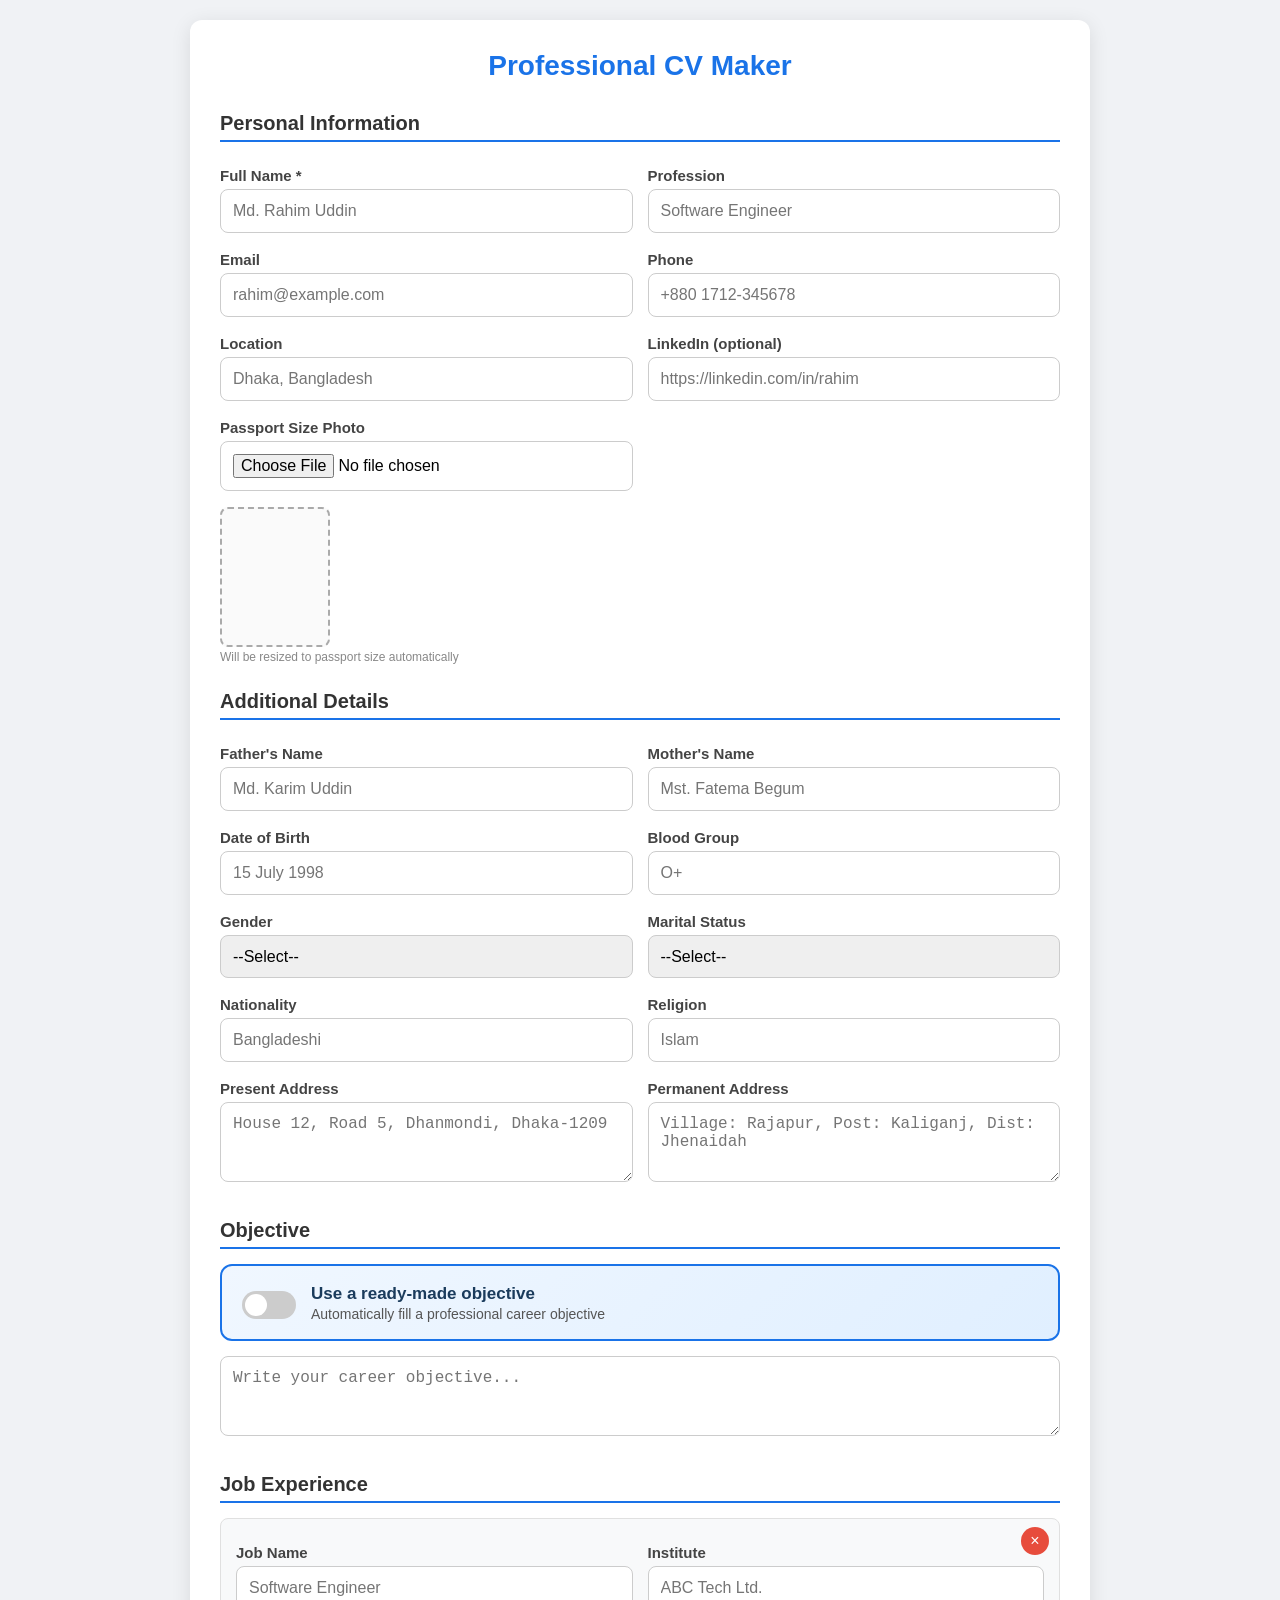
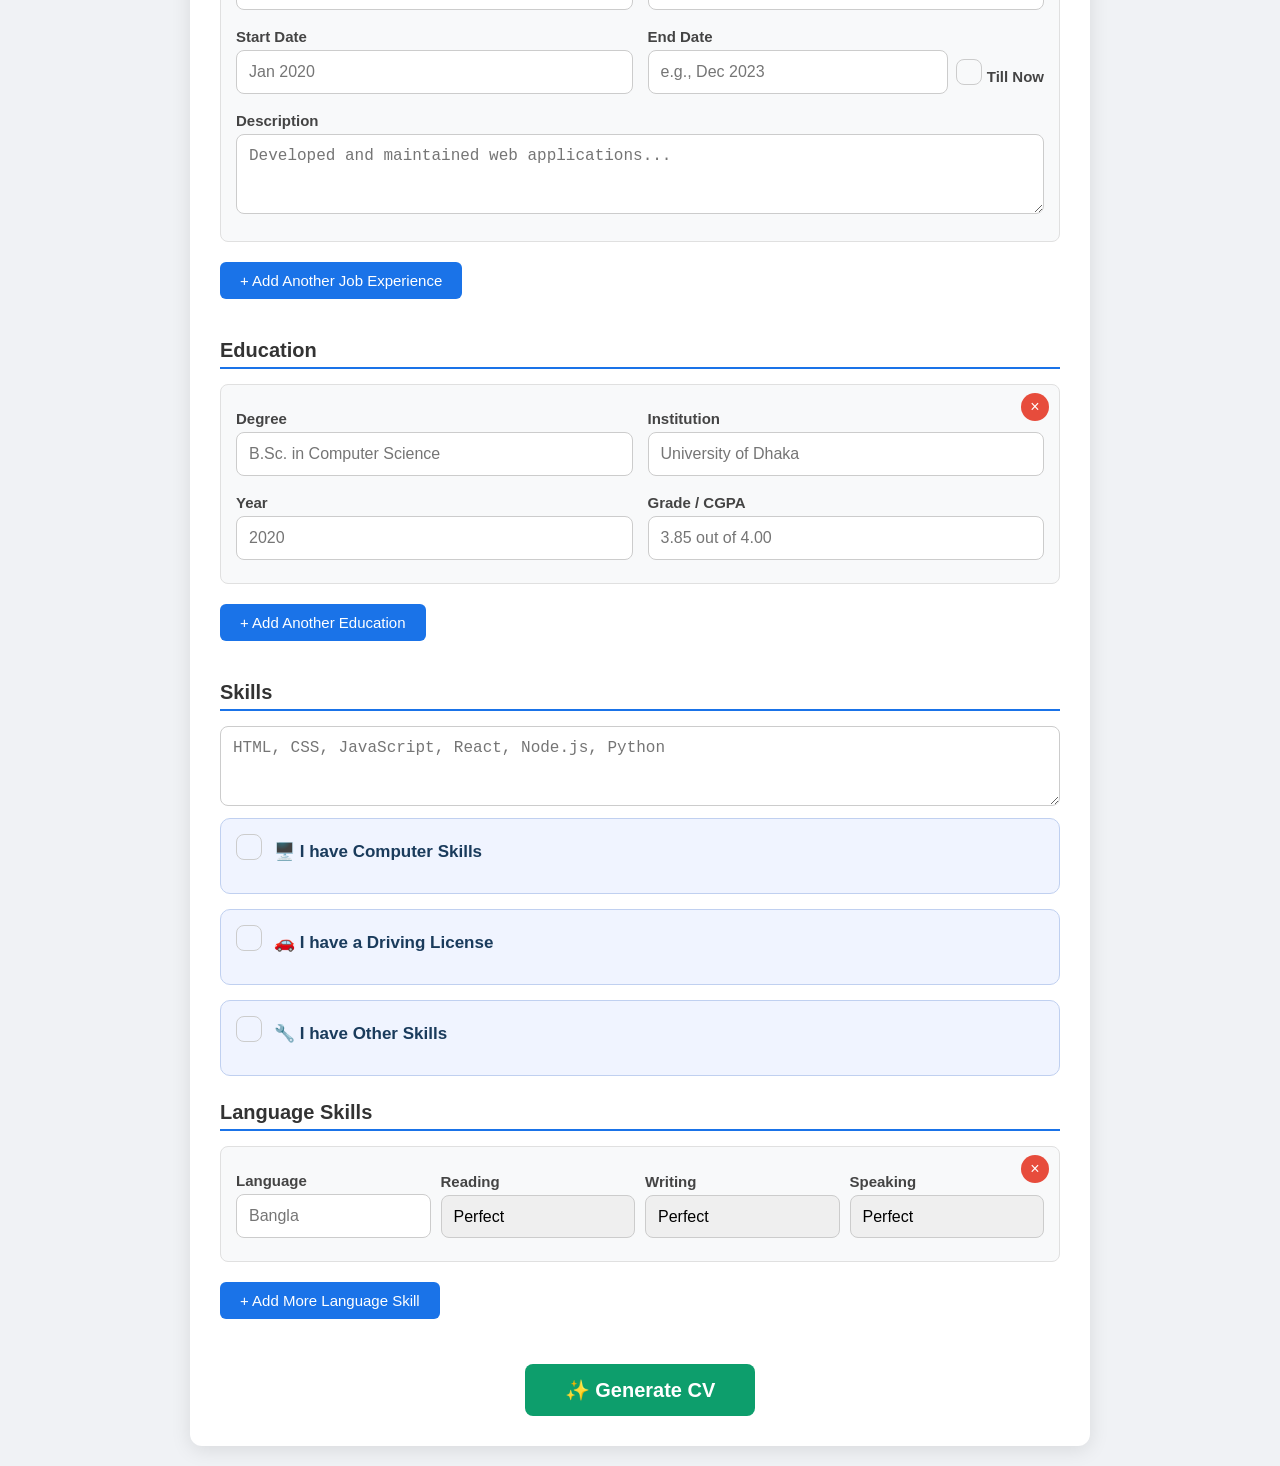
<file: cv/index.html>
<!DOCTYPE html>
<html lang="en">
<head>
    <meta charset="UTF-8">
    <meta name="viewport" content="width=device-width, initial-scale=1.0">
    <title>CV Maker - Fill Info</title>
    <style>
        * { box-sizing: border-box; margin: 0; padding: 0; }
        body {
            font-family: 'Segoe UI', Tahoma, Geneva, Verdana, sans-serif;
            background: #f0f2f5;
            padding: 20px;
        }
        .container {
            max-width: 900px;
            margin: auto;
            background: white;
            padding: 30px;
            border-radius: 12px;
            box-shadow: 0 4px 20px rgba(0,0,0,0.1);
        }
        h1 { text-align: center; color: #1a73e8; margin-bottom: 30px; font-size: 28px; }
        h2 { color: #333; border-bottom: 2px solid #1a73e8; padding-bottom: 5px; margin: 25px 0 15px; font-size: 20px; }
        label { display: block; margin: 10px 0 5px; font-weight: 600; color: #444; font-size: 15px; }
        input, textarea, select {
            width: 100%;
            padding: 12px;
            border: 1px solid #ccc;
            border-radius: 8px;
            font-size: 16px;
            margin-bottom: 8px;
            transition: border 0.2s;
            -webkit-appearance: none;
            appearance: none;
        }
        input:focus, textarea:focus, select:focus {
            border-color: #1a73e8;
            outline: none;
            box-shadow: 0 0 0 2px rgba(26,115,232,0.2);
        }
        textarea { resize: vertical; min-height: 80px; }
        .row { display: flex; gap: 15px; flex-wrap: wrap; }
        .row > div { flex: 1; min-width: 200px; }
        .entry-block {
            background: #f8f9fa;
            padding: 15px;
            border-radius: 8px;
            margin-bottom: 15px;
            position: relative;
            border: 1px solid #e0e0e0;
        }
        .remove-btn {
            position: absolute;
            top: 8px;
            right: 10px;
            background: #e74c3c;
            color: white;
            border: none;
            border-radius: 50%;
            width: 28px;
            height: 28px;
            cursor: pointer;
            font-size: 16px;
            line-height: 28px;
            text-align: center;
            transition: background 0.2s;
        }
        .remove-btn:hover { background: #c0392b; }
        .add-btn {
            background: #1a73e8;
            color: white;
            border: none;
            padding: 10px 20px;
            border-radius: 6px;
            cursor: pointer;
            margin: 5px 0 15px;
            font-size: 15px;
            display: inline-flex;
            align-items: center;
            gap: 6px;
            transition: background 0.2s;
        }
        .add-btn:hover { background: #1557b0; }
        .generate-btn {
            background: #0d9e6c;
            color: white;
            border: none;
            padding: 14px 40px;
            font-size: 20px;
            border-radius: 8px;
            cursor: pointer;
            display: block;
            margin: 30px auto 0;
            transition: background 0.2s;
            font-weight: bold;
        }
        .generate-btn:hover { background: #0b7d55; }
        .photo-preview {
            width: 110px;
            height: 140px;
            border: 2px dashed #aaa;
            border-radius: 8px;
            margin-top: 8px;
            display: flex;
            align-items: center;
            justify-content: center;
            overflow: hidden;
            background: #fafafa;
        }
        .photo-preview img { width: 100%; height: 100%; object-fit: cover; }
        .note { font-size: 12px; color: #888; margin-top: 3px; }
        .checkbox-group { display: flex; align-items: center; gap: 5px; margin: 5px 0; }
        .checkbox-group label { font-weight: normal; margin: 0; }

        /* Readymade Objective Toggle */
        .readymade-toggle-container {
            background: linear-gradient(135deg, #f0f7ff 0%, #e0efff 100%);
            border: 2px solid #1a73e8;
            border-radius: 12px;
            padding: 15px 20px;
            margin-bottom: 15px;
            display: flex;
            align-items: center;
            gap: 15px;
            transition: all 0.3s;
            flex-wrap: wrap;
        }
        .readymade-toggle-container:hover {
            box-shadow: 0 4px 12px rgba(26,115,232,0.2);
        }
        .toggle-switch {
            position: relative;
            display: inline-block;
            width: 54px;
            height: 28px;
            flex-shrink: 0;
        }
        .toggle-switch input {
            opacity: 0;
            width: 0;
            height: 0;
        }
        .slider {
            position: absolute;
            cursor: pointer;
            top: 0; left: 0; right: 0; bottom: 0;
            background-color: #ccc;
            transition: 0.3s;
            border-radius: 34px;
        }
        .slider:before {
            position: absolute;
            content: "";
            height: 22px;
            width: 22px;
            left: 3px;
            bottom: 3px;
            background-color: white;
            transition: 0.3s;
            border-radius: 50%;
        }
        input:checked + .slider {
            background-color: #1a73e8;
        }
        input:checked + .slider:before {
            transform: translateX(26px);
        }
        .toggle-label {
            font-weight: 700;
            font-size: 17px;
            color: #1a3b5c;
        }
        .toggle-desc {
            font-size: 14px;
            color: #555;
            margin-top: 2px;
        }

        /* Language grid */
        .lang-grid {
            display: grid;
            grid-template-columns: 1fr 1fr 1fr 1fr;
            gap: 10px;
            align-items: end;
        }
        .lang-grid .remove-btn {
            position: static;
            margin-bottom: 5px;
        }

        /* Skill toggle blocks */
        .skill-toggle-block {
            background: #f0f4ff;
            border: 1px solid #c0d0f0;
            border-radius: 10px;
            padding: 15px;
            margin-bottom: 15px;
        }
        .skill-toggle-block .toggle-header {
            display: flex;
            align-items: center;
            gap: 12px;
            margin-bottom: 10px;
        }
        .skill-toggle-block .toggle-header input[type="checkbox"] {
            width: 20px;
            height: 20px;
            cursor: pointer;
            accent-color: #1a73e8;
        }
        .skill-toggle-block .toggle-header label {
            font-size: 17px;
            font-weight: 600;
            color: #1a3b5c;
            margin: 0;
            cursor: pointer;
        }
        .skill-detail {
            display: none;
            margin-top: 8px;
        }

        /* Mobile responsiveness improvements */
        @media (max-width: 768px) {
            body { padding: 10px; }
            .container { padding: 20px 15px; }
            h1 { font-size: 24px; }
            h2 { font-size: 18px; }
            .row { flex-direction: column; gap: 0; }
            .row > div { min-width: 100%; }
            .readymade-toggle-container {
                flex-direction: column;
                align-items: flex-start;
            }
            .lang-grid {
                grid-template-columns: 1fr 1fr;
            }
            .generate-btn { width: 100%; }
            /* Enlarge touch targets */
            input, textarea, select {
                padding: 14px;
                font-size: 16px; /* prevent zoom */
            }
            .add-btn {
                padding: 12px 20px;
                width: 100%;
                justify-content: center;
            }
            .entry-block {
                padding: 12px;
            }
            .photo-preview {
                width: 100px;
                height: 125px;
            }
        }

        @media (max-width: 480px) {
            .toggle-label { font-size: 16px; }
            .lang-grid {
                grid-template-columns: 1fr;
            }
        }
    </style>
</head>
<body>
    <div class="container">
        <h1>Professional CV Maker</h1>
        <form id="cvForm">
            <!-- Personal Info -->
            <h2>Personal Information</h2>
            <div class="row">
                <div><label>Full Name *</label><input type="text" id="fullName" placeholder="Md. Rahim Uddin" required></div>
                <div><label>Profession</label><input type="text" id="profession" placeholder="Software Engineer"></div>
            </div>
            <div class="row">
                <div><label>Email</label><input type="email" id="email" placeholder="rahim@example.com"></div>
                <div><label>Phone</label><input type="tel" id="phone" placeholder="+880 1712-345678"></div>
            </div>
            <div class="row">
                <div><label>Location</label><input type="text" id="location" placeholder="Dhaka, Bangladesh"></div>
                <div><label>LinkedIn (optional)</label><input type="url" id="linkedin" placeholder="https://linkedin.com/in/rahim"></div>
            </div>
            <div class="row">
                <div>
                    <label>Passport Size Photo</label>
                    <input type="file" id="photoInput" accept="image/*" onchange="previewPhoto()">
                    <div class="photo-preview" id="photoPreview"></div>
                    <span class="note">Will be resized to passport size automatically</span>
                </div>
                <div></div>
            </div>

            <!-- Additional Details -->
            <h2>Additional Details</h2>
            <div class="row">
                <div><label>Father's Name</label><input type="text" id="fatherName" placeholder="Md. Karim Uddin"></div>
                <div><label>Mother's Name</label><input type="text" id="motherName" placeholder="Mst. Fatema Begum"></div>
            </div>
            <div class="row">
                <div><label>Date of Birth</label><input type="text" id="dob" placeholder="15 July 1998"></div>
                <div><label>Blood Group</label><input type="text" id="bloodGroup" placeholder="O+"></div>
            </div>
            <div class="row">
                <div><label>Gender</label>
                    <select id="gender">
                        <option value="">--Select--</option>
                        <option>Male</option>
                        <option>Female</option>
                        <option>Other</option>
                    </select>
                </div>
                <div><label>Marital Status</label>
                    <select id="maritalStatus">
                        <option value="">--Select--</option>
                        <option>Single</option>
                        <option>Married</option>
                    </select>
                </div>
            </div>
            <div class="row">
                <div><label>Nationality</label><input type="text" id="nationality" placeholder="Bangladeshi"></div>
                <div><label>Religion</label><input type="text" id="religion" placeholder="Islam"></div>
            </div>
            <div class="row">
                <div><label>Present Address</label><textarea id="presentAddress" placeholder="House 12, Road 5, Dhanmondi, Dhaka-1209"></textarea></div>
                <div><label>Permanent Address</label><textarea id="permanentAddress" placeholder="Village: Rajapur, Post: Kaliganj, Dist: Jhenaidah"></textarea></div>
            </div>

            <!-- Objective -->
            <h2>Objective</h2>
            <div class="readymade-toggle-container">
                <label class="toggle-switch">
                    <input type="checkbox" id="useReadymadeObj" onchange="toggleReadymadeObjective()">
                    <span class="slider"></span>
                </label>
                <div>
                    <div class="toggle-label">Use a ready-made objective</div>
                    <div class="toggle-desc">Automatically fill a professional career objective</div>
                </div>
            </div>
            <textarea id="objective" placeholder="Write your career objective..."></textarea>

            <!-- Job Experience -->
            <h2>Job Experience</h2>
            <div id="experienceContainer">
                <div class="entry-block">
                    <button type="button" class="remove-btn" onclick="removeEntry(this)">×</button>
                    <div class="row">
                        <div><label>Job Name</label><input type="text" class="exp-title" placeholder="Software Engineer"></div>
                        <div><label>Institute</label><input type="text" class="exp-institute" placeholder="ABC Tech Ltd."></div>
                    </div>
                    <div class="row">
                        <div><label>Start Date</label><input type="text" class="exp-start" placeholder="Jan 2020"></div>
                        <div>
                            <label>End Date</label>
                            <div style="display:flex; align-items:center; gap:8px; flex-wrap:wrap;">
                                <input type="text" class="exp-end" placeholder="e.g., Dec 2023" style="flex:1; min-width:120px;">
                                <label class="checkbox-group" style="white-space:nowrap;">
                                    <input type="checkbox" class="exp-current" onchange="toggleCurrentJob(this)"> Till Now
                                </label>
                            </div>
                        </div>
                    </div>
                    <label>Description</label>
                    <textarea class="exp-desc" placeholder="Developed and maintained web applications..."></textarea>
                </div>
            </div>
            <button type="button" class="add-btn" onclick="addExperience()">+ Add Another Job Experience</button>

            <!-- Education -->
            <h2>Education</h2>
            <div id="educationContainer">
                <div class="entry-block">
                    <button type="button" class="remove-btn" onclick="removeEntry(this)">×</button>
                    <div class="row">
                        <div><label>Degree</label><input type="text" class="edu-degree" placeholder="B.Sc. in Computer Science"></div>
                        <div><label>Institution</label><input type="text" class="edu-school" placeholder="University of Dhaka"></div>
                    </div>
                    <div class="row">
                        <div><label>Year</label><input type="text" class="edu-year" placeholder="2020"></div>
                        <div><label>Grade / CGPA</label><input type="text" class="edu-grade" placeholder="3.85 out of 4.00"></div>
                    </div>
                </div>
            </div>
            <button type="button" class="add-btn" onclick="addEducation()">+ Add Another Education</button>

            <!-- Generic Skills -->
            <h2>Skills</h2>
            <textarea id="skills" placeholder="HTML, CSS, JavaScript, React, Node.js, Python"></textarea>

            <!-- Computer Skills -->
            <div class="skill-toggle-block">
                <div class="toggle-header">
                    <input type="checkbox" id="hasComputerSkills" onchange="toggleSkillSection('computerSkillsDetail', this)">
                    <label for="hasComputerSkills">🖥️ I have Computer Skills</label>
                </div>
                <div class="skill-detail" id="computerSkillsDetail">
                    <label>List your computer skills</label>
                    <textarea id="computerSkillsText" placeholder="MS Word, Excel, PowerPoint, Internet Browsing, etc."></textarea>
                </div>
            </div>

            <!-- Driving License -->
            <div class="skill-toggle-block">
                <div class="toggle-header">
                    <input type="checkbox" id="hasDrivingLicense" onchange="toggleSkillSection('drivingLicenseDetail', this)">
                    <label for="hasDrivingLicense">🚗 I have a Driving License</label>
                </div>
                <div class="skill-detail" id="drivingLicenseDetail">
                    <label>Driving license details</label>
                    <input type="text" id="drivingLicenseText" placeholder="e.g., Light Motor Vehicle, License No: 12345">
                </div>
            </div>

            <!-- Other Skills -->
            <div class="skill-toggle-block">
                <div class="toggle-header">
                    <input type="checkbox" id="hasOtherSkills" onchange="toggleSkillSection('otherSkillsDetail', this)">
                    <label for="hasOtherSkills">🔧 I have Other Skills</label>
                </div>
                <div class="skill-detail" id="otherSkillsDetail">
                    <label>Describe your other skills</label>
                    <textarea id="otherSkillsText" placeholder="e.g., Event Management, Public Speaking..."></textarea>
                </div>
            </div>

            <!-- Language Skills -->
            <h2>Language Skills</h2>
            <div id="languageContainer">
                <div class="entry-block lang-entry">
                    <button type="button" class="remove-btn" onclick="removeEntry(this)">×</button>
                    <div class="lang-grid">
                        <div><label>Language</label><input type="text" class="lang-name" placeholder="Bangla"></div>
                        <div><label>Reading</label>
                            <select class="lang-reading">
                                <option>Perfect</option>
                                <option>Good</option>
                                <option>Excellent</option>
                            </select>
                        </div>
                        <div><label>Writing</label>
                            <select class="lang-writing">
                                <option>Perfect</option>
                                <option>Good</option>
                                <option>Excellent</option>
                            </select>
                        </div>
                        <div><label>Speaking</label>
                            <select class="lang-speaking">
                                <option>Perfect</option>
                                <option>Good</option>
                                <option>Excellent</option>
                            </select>
                        </div>
                    </div>
                </div>
            </div>
            <button type="button" class="add-btn" onclick="addLanguage()">+ Add More Language Skill</button>

            <button type="submit" class="generate-btn">✨ Generate CV</button>
        </form>
    </div>

    <script>
        let photoDataURL = null;
        const readymadeObjective = `To develop career in dynamic and challenging environment where hard work, strict discipline, sincerity is welcomed. I have a desire to give my full effort in the job so that the institute can make profit that will facilitate achieving my own goal too.`;

        // Toggle readymade objective
        function toggleReadymadeObjective() {
            const checkbox = document.getElementById('useReadymadeObj');
            const textarea = document.getElementById('objective');
            if (checkbox.checked) {
                textarea.value = readymadeObjective;
                textarea.setAttribute('readonly', true);
                textarea.style.background = "#f4f9ff";
            } else {
                textarea.value = '';
                textarea.removeAttribute('readonly');
                textarea.style.background = "";
            }
        }

        // Toggle skill sections
        function toggleSkillSection(detailId, checkbox) {
            const detail = document.getElementById(detailId);
            if (checkbox.checked) {
                detail.style.display = "block";
            } else {
                detail.style.display = "none";
                const input = detail.querySelector("input, textarea");
                if (input) input.value = '';
            }
        }

        function previewPhoto() {
            const file = document.getElementById('photoInput').files[0];
            const preview = document.getElementById('photoPreview');
            if (file) {
                const reader = new FileReader();
                reader.onload = function(e) {
                    photoDataURL = e.target.result;
                    preview.innerHTML = `<img src="${photoDataURL}" alt="Preview">`;
                };
                reader.readAsDataURL(file);
            } else {
                photoDataURL = null;
                preview.innerHTML = '';
            }
        }

        function toggleCurrentJob(checkbox) {
            const endInput = checkbox.closest('.entry-block').querySelector('.exp-end');
            if (checkbox.checked) {
                endInput.value = 'Present';
                endInput.setAttribute('readonly', true);
            } else {
                endInput.value = '';
                endInput.removeAttribute('readonly');
            }
        }

        function addExperience() {
            const container = document.getElementById('experienceContainer');
            const template = container.firstElementChild;
            const newEntry = template.cloneNode(true);
            newEntry.querySelectorAll('input, textarea').forEach(input => {
                if (input.type !== 'checkbox') input.value = '';
            });
            const cb = newEntry.querySelector('.exp-current');
            if (cb) cb.checked = false;
            const endInput = newEntry.querySelector('.exp-end');
            if (endInput) endInput.removeAttribute('readonly');
            container.appendChild(newEntry);
        }

        function addEducation() {
            const container = document.getElementById('educationContainer');
            const newEntry = container.firstElementChild.cloneNode(true);
            newEntry.querySelectorAll('input, textarea').forEach(input => input.value = '');
            container.appendChild(newEntry);
        }

        function addLanguage() {
            const container = document.getElementById('languageContainer');
            const template = container.querySelector('.lang-entry');
            const newEntry = template.cloneNode(true);
            newEntry.querySelectorAll('input').forEach(input => input.value = '');
            newEntry.querySelectorAll('select').forEach(select => select.selectedIndex = 0);
            container.appendChild(newEntry);
        }

        function removeEntry(btn) {
            const container = btn.closest('.entry-block').parentElement;
            if (container.children.length > 1) {
                btn.closest('.entry-block').remove();
            } else {
                alert("At least one entry is required.");
            }
        }

        document.getElementById('cvForm').addEventListener('submit', function(e) {
            e.preventDefault();
            const useReadymade = document.getElementById('useReadymadeObj').checked;
            const objectiveText = useReadymade ? readymadeObjective : document.getElementById('objective').value.trim();

            // Skill toggles
            const hasComputerSkills = document.getElementById('hasComputerSkills').checked;
            const computerSkillsText = hasComputerSkills ? document.getElementById('computerSkillsText').value.trim() : '';
            const hasDrivingLicense = document.getElementById('hasDrivingLicense').checked;
            const drivingLicenseText = hasDrivingLicense ? document.getElementById('drivingLicenseText').value.trim() : '';
            const hasOtherSkills = document.getElementById('hasOtherSkills').checked;
            const otherSkillsText = hasOtherSkills ? document.getElementById('otherSkillsText').value.trim() : '';

            const cvData = {
                fullName: document.getElementById('fullName').value.trim(),
                profession: document.getElementById('profession').value.trim(),
                email: document.getElementById('email').value.trim(),
                phone: document.getElementById('phone').value.trim(),
                location: document.getElementById('location').value.trim(),
                linkedin: document.getElementById('linkedin').value.trim(),
                photo: photoDataURL,
                fatherName: document.getElementById('fatherName').value.trim(),
                motherName: document.getElementById('motherName').value.trim(),
                dob: document.getElementById('dob').value.trim(),
                bloodGroup: document.getElementById('bloodGroup').value.trim(),
                gender: document.getElementById('gender').value,
                maritalStatus: document.getElementById('maritalStatus').value,
                nationality: document.getElementById('nationality').value.trim(),
                religion: document.getElementById('religion').value.trim(),
                presentAddress: document.getElementById('presentAddress').value.trim(),
                permanentAddress: document.getElementById('permanentAddress').value.trim(),
                objective: objectiveText,
                skills: document.getElementById('skills').value.split(',').map(s => s.trim()).filter(s => s),
                computerSkills: hasComputerSkills ? computerSkillsText : '',
                drivingLicense: hasDrivingLicense ? drivingLicenseText : '',
                otherSkills: hasOtherSkills ? otherSkillsText : '',
                experiences: [],
                educations: [],
                languages: []
            };

            document.querySelectorAll('#experienceContainer .entry-block').forEach(block => {
                const title = block.querySelector('.exp-title').value.trim();
                const institute = block.querySelector('.exp-institute').value.trim();
                const start = block.querySelector('.exp-start').value.trim();
                const endInput = block.querySelector('.exp-end');
                const end = endInput.value.trim();
                const current = block.querySelector('.exp-current').checked;
                const description = block.querySelector('.exp-desc').value.trim();
                if (title || institute) {
                    cvData.experiences.push({ title, institute, start, end: current ? 'Present' : end, currentJob: current, description });
                }
            });

            document.querySelectorAll('#educationContainer .entry-block').forEach(block => {
                const degree = block.querySelector('.edu-degree').value.trim();
                const school = block.querySelector('.edu-school').value.trim();
                const year = block.querySelector('.edu-year').value.trim();
                const grade = block.querySelector('.edu-grade').value.trim();
                if (degree || school) cvData.educations.push({ degree, school, year, grade });
            });

            document.querySelectorAll('#languageContainer .lang-entry').forEach(block => {
                const name = block.querySelector('.lang-name').value.trim();
                const reading = block.querySelector('.lang-reading').value;
                const writing = block.querySelector('.lang-writing').value;
                const speaking = block.querySelector('.lang-speaking').value;
                if (name) cvData.languages.push({ name, reading, writing, speaking });
            });

            if (!cvData.fullName) {
                alert("Full Name is required.");
                return;
            }

            localStorage.setItem('cvData', JSON.stringify(cvData));
            window.location.href = 'cv.html';
        });
    </script>
</body>
</html>
</file>
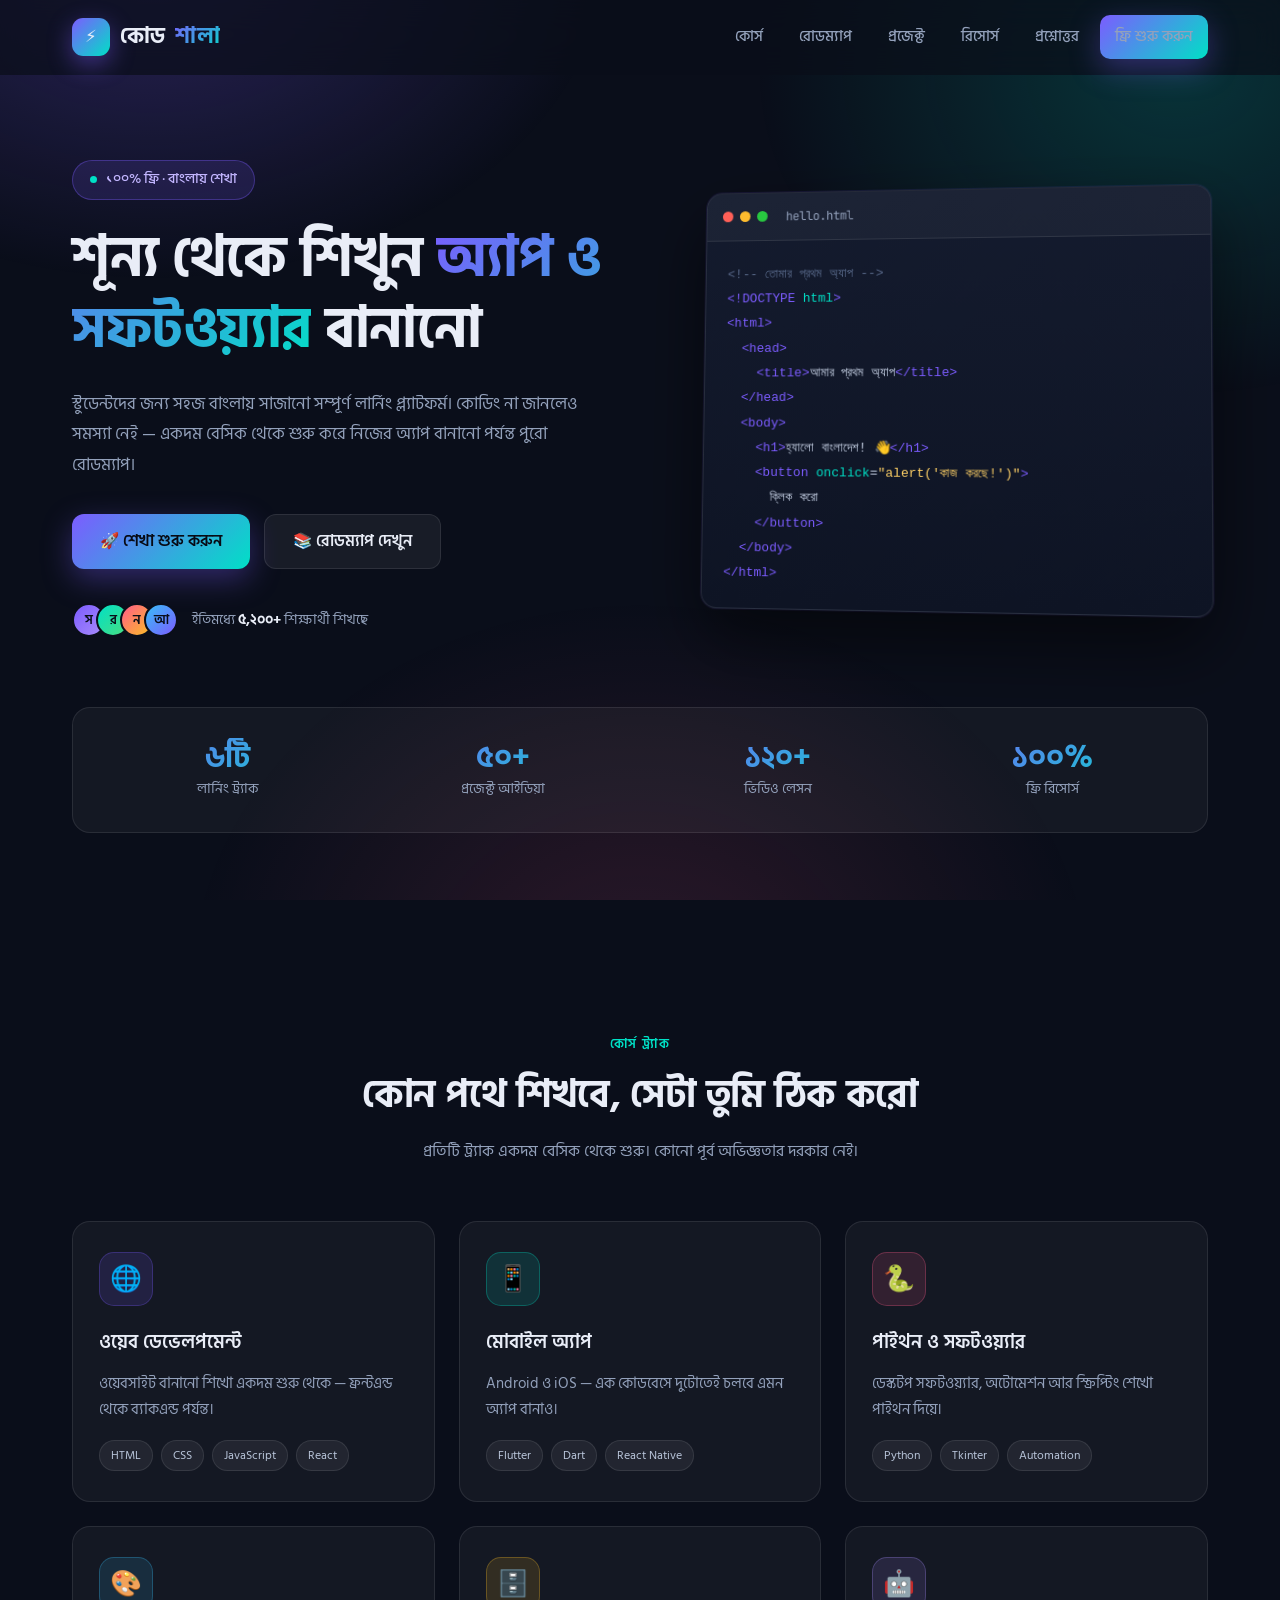
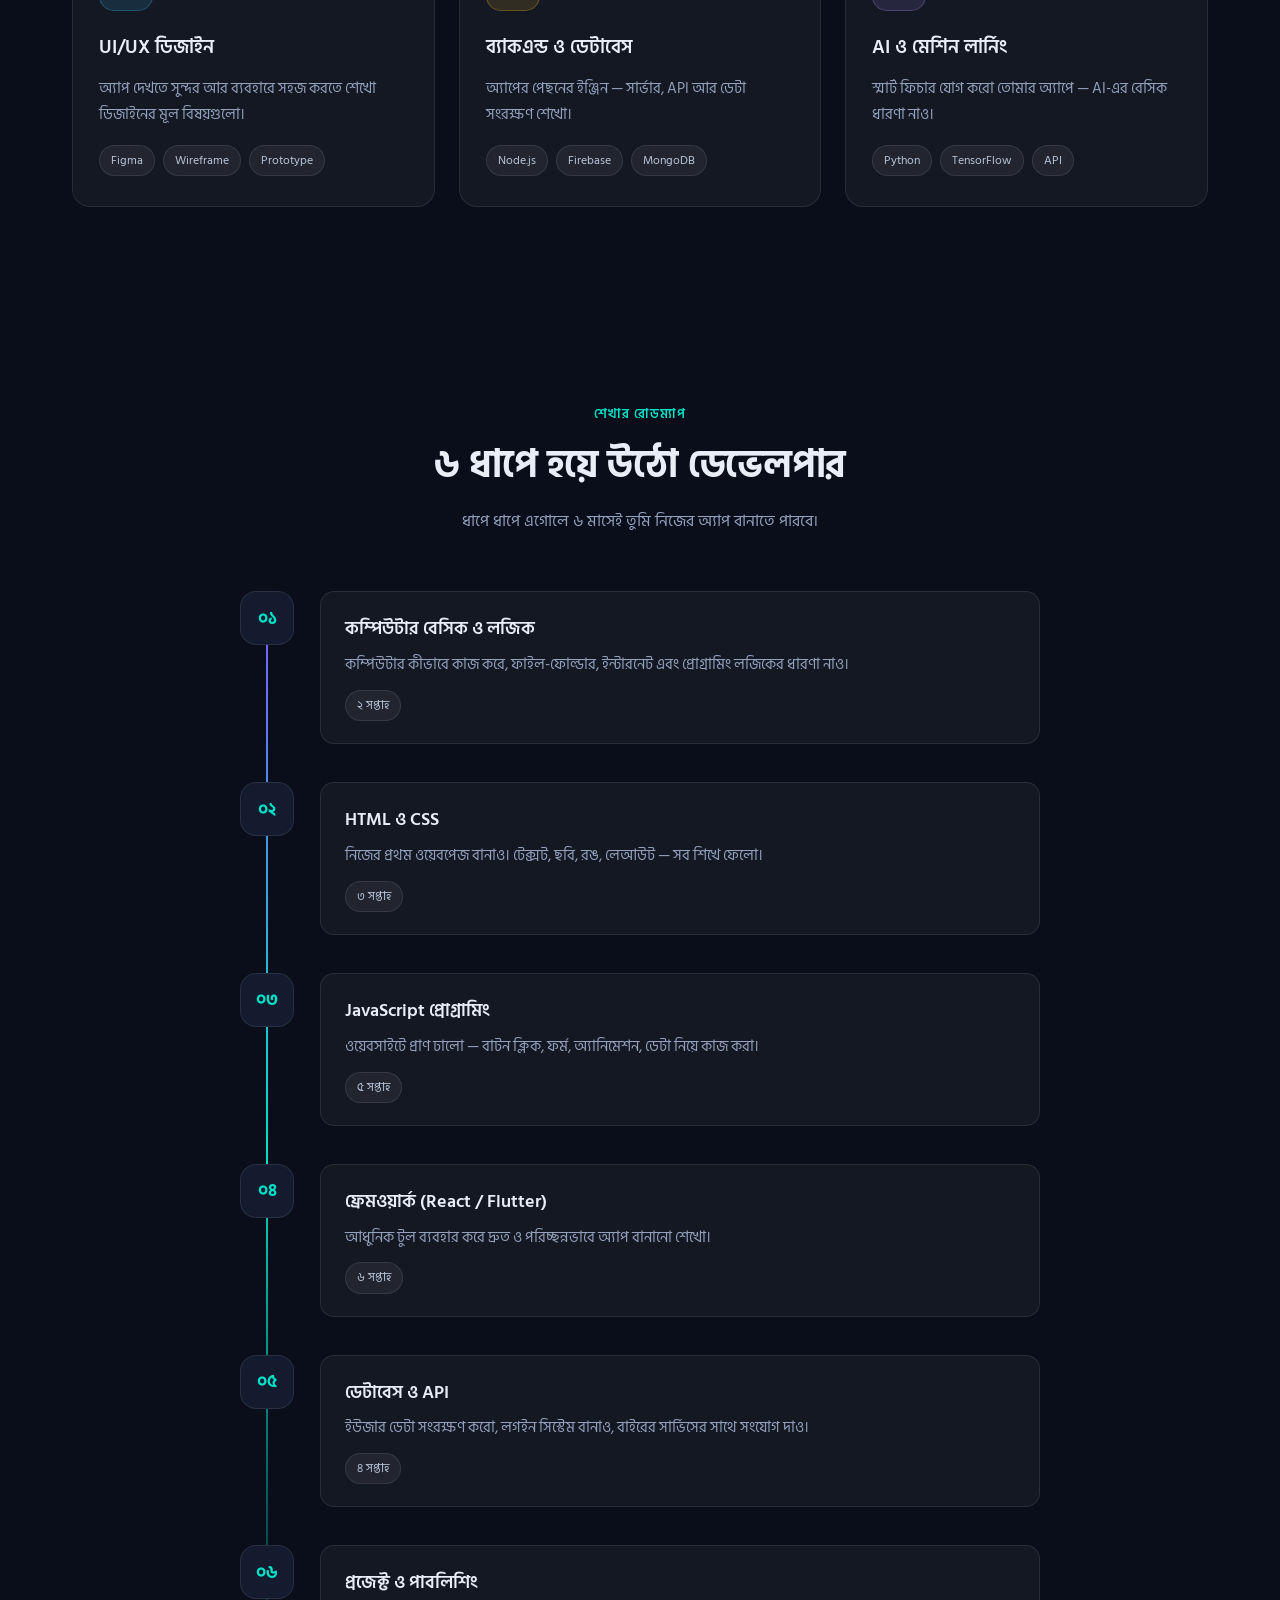
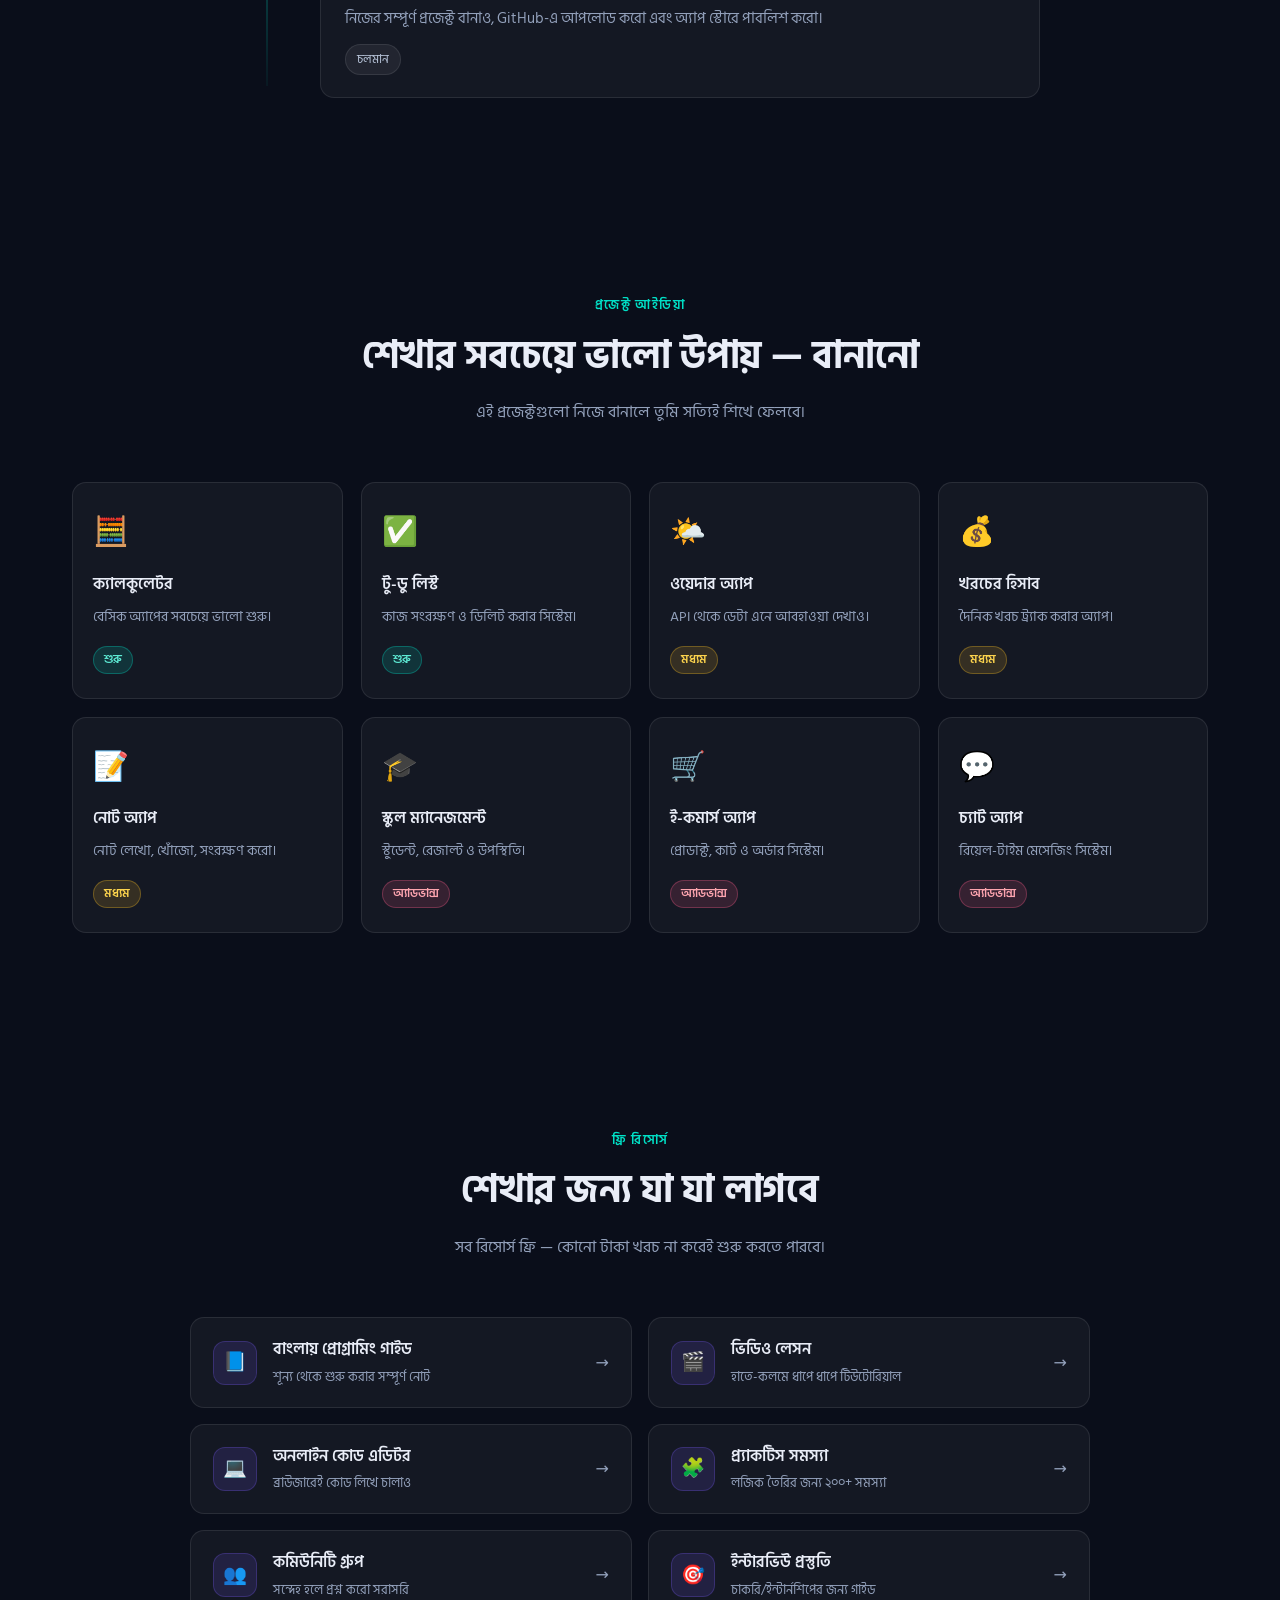
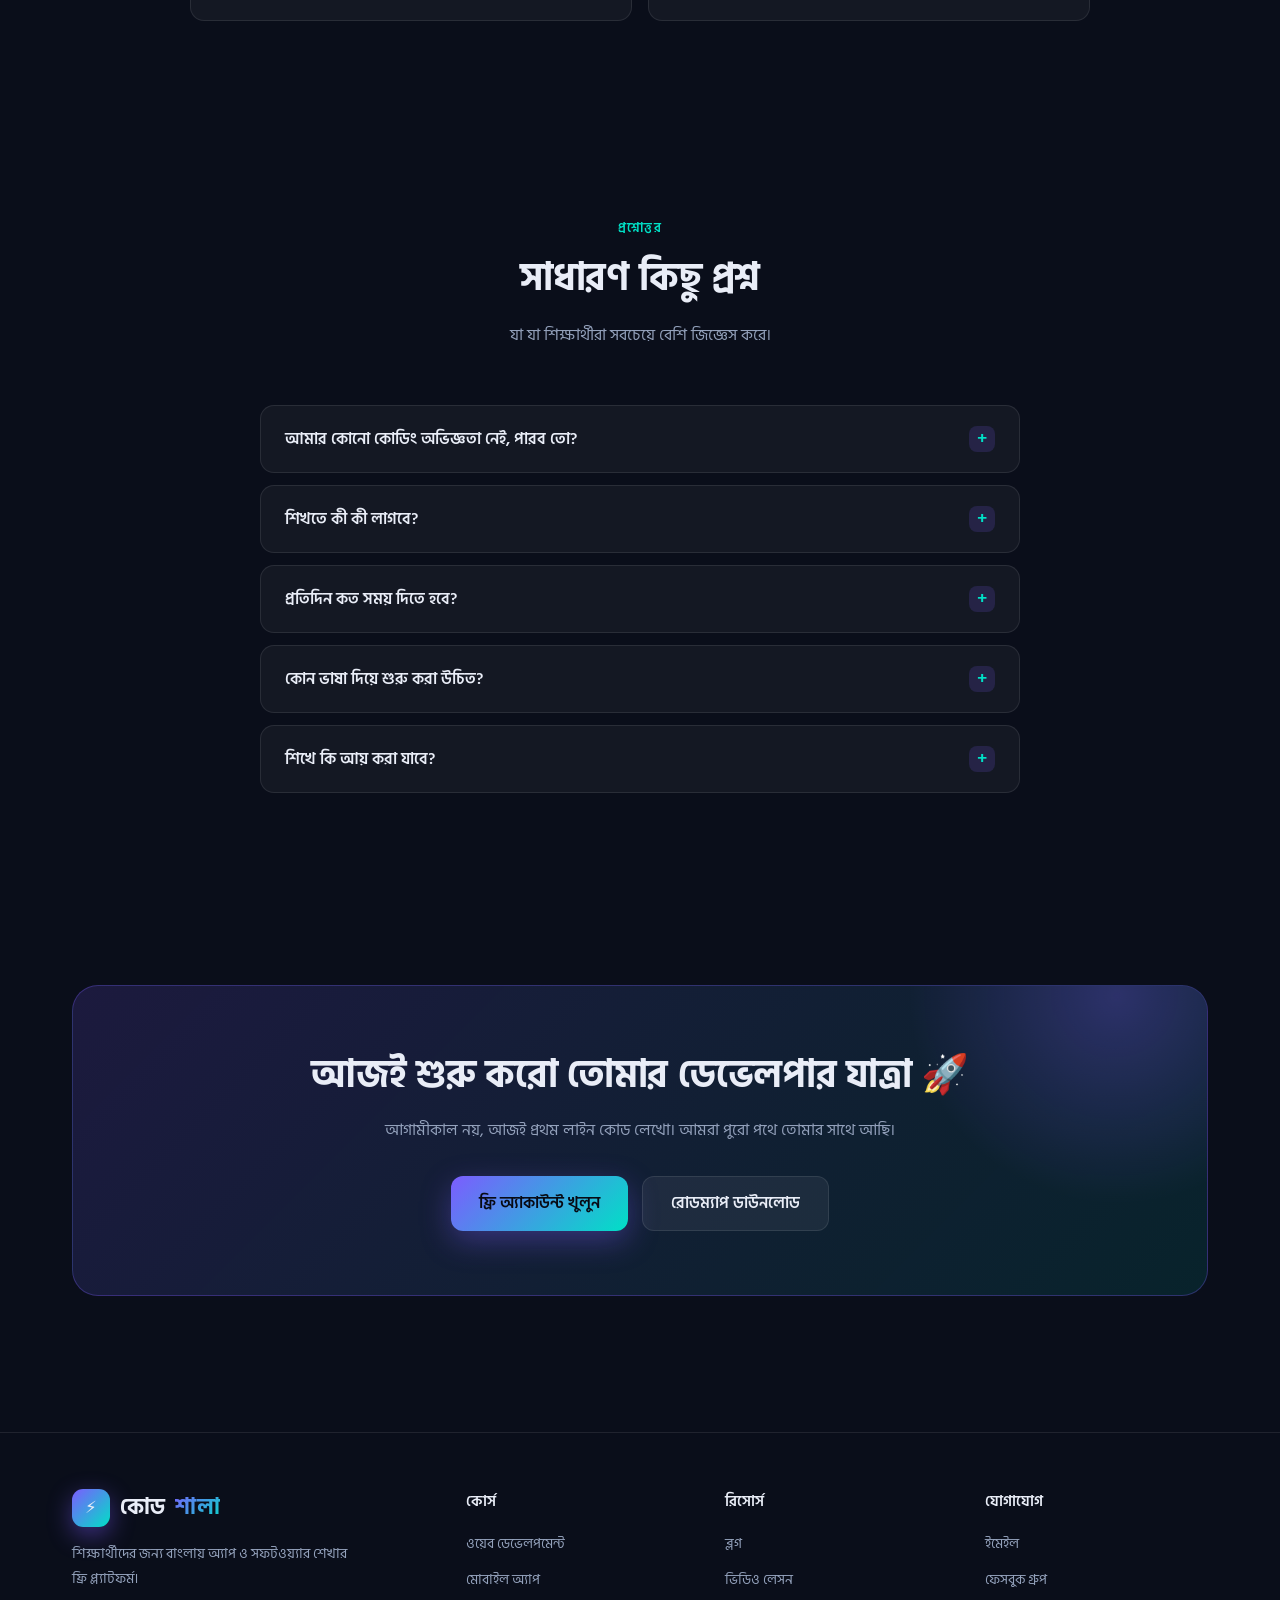
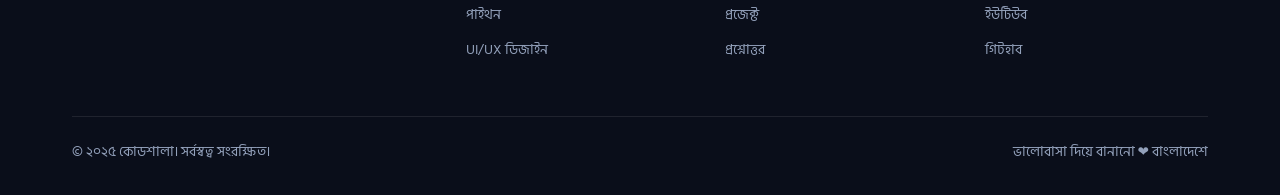
<file: appsoftbuild.html>
<!DOCTYPE html>
<html lang="bn">
<head>
<meta charset="UTF-8">
<meta name="viewport" content="width=device-width, initial-scale=1.0">
<title>কোডশালা — শিক্ষার্থীদের জন্য অ্যাপ ও সফটওয়্যার শেখার প্ল্যাটফর্ম</title>
<link rel="preconnect" href="https://fonts.googleapis.com">
<link rel="preconnect" href="https://fonts.gstatic.com" crossorigin>
<link href="https://fonts.googleapis.com/css2?family=Hind+Siliguri:wght@300;400;500;600;700&family=JetBrains+Mono:wght@400;500&display=swap" rel="stylesheet">
<style>
  :root{
    --bg:#0a0e1a;
    --bg-soft:#101728;
    --card:rgba(255,255,255,.045);
    --card-hover:rgba(255,255,255,.075);
    --line:rgba(255,255,255,.09);
    --primary:#7c5cff;
    --accent:#00e0c6;
    --pink:#ff5c8a;
    --text:#e9edf7;
    --muted:#93a1bb;
    --radius:18px;
    --grad:linear-gradient(135deg,#7c5cff 0%,#00e0c6 100%);
  }

  *{margin:0;padding:0;box-sizing:border-box}
  html{scroll-behavior:smooth;scroll-padding-top:90px}
  body{
    font-family:'Hind Siliguri',system-ui,-apple-system,sans-serif;
    background:var(--bg);
    color:var(--text);
    line-height:1.75;
    overflow-x:hidden;
    -webkit-font-smoothing:antialiased;
  }

  /* ---------- Background glow ---------- */
  body::before{
    content:"";
    position:fixed;
    inset:0;
    background:
      radial-gradient(700px 500px at 12% -5%, rgba(124,92,255,.28), transparent 65%),
      radial-gradient(650px 500px at 92% 8%, rgba(0,224,198,.18), transparent 65%),
      radial-gradient(700px 600px at 50% 110%, rgba(255,92,138,.14), transparent 65%);
    pointer-events:none;
    z-index:0;
  }

  .wrap{max-width:1180px;margin:0 auto;padding:0 22px;position:relative;z-index:1}

  /* ---------- Navbar ---------- */
  header{
    position:fixed;top:0;left:0;right:0;z-index:100;
    backdrop-filter:blur(16px);
    -webkit-backdrop-filter:blur(16px);
    background:rgba(10,14,26,.72);
    border-bottom:1px solid transparent;
    transition:.35s;
  }
  header.scrolled{border-bottom-color:var(--line);background:rgba(10,14,26,.92)}
  nav{display:flex;align-items:center;justify-content:space-between;height:74px}
  .logo{display:flex;align-items:center;gap:10px;font-weight:700;font-size:1.35rem;letter-spacing:.2px;text-decoration:none;color:var(--text)}
  .logo-mark{
    width:38px;height:38px;border-radius:11px;background:var(--grad);
    display:grid;place-items:center;font-size:1.05rem;
    box-shadow:0 8px 24px rgba(124,92,255,.45);
  }
  .logo span{background:var(--grad);-webkit-background-clip:text;background-clip:text;color:transparent}

  .nav-links{display:flex;gap:6px;align-items:center}
  .nav-links a{
    color:var(--muted);text-decoration:none;font-size:.95rem;font-weight:500;
    padding:9px 15px;border-radius:10px;transition:.25s;
  }
  .nav-links a:hover{color:var(--text);background:rgba(255,255,255,.06)}

  .btn{
    display:inline-flex;align-items:center;justify-content:center;gap:9px;
    padding:13px 28px;border-radius:12px;font-weight:600;font-size:.97rem;
    text-decoration:none;cursor:pointer;border:none;font-family:inherit;
    transition:.28s;white-space:nowrap;
  }
  .btn-primary{background:var(--grad);color:#070a14;box-shadow:0 10px 30px rgba(124,92,255,.35)}
  .btn-primary:hover{transform:translateY(-3px);box-shadow:0 16px 40px rgba(124,92,255,.5)}
  .btn-ghost{background:rgba(255,255,255,.06);color:var(--text);border:1px solid var(--line)}
  .btn-ghost:hover{background:rgba(255,255,255,.11);transform:translateY(-3px)}
  .btn-sm{padding:10px 20px;font-size:.9rem}

  .burger{display:none;background:none;border:none;cursor:pointer;padding:8px;flex-direction:column;gap:5px}
  .burger span{width:23px;height:2px;background:var(--text);border-radius:2px;transition:.3s}

  /* ---------- Hero ---------- */
  .hero{padding:160px 0 100px;position:relative}
  .hero-grid{display:grid;grid-template-columns:1.05fr .95fr;gap:60px;align-items:center}

  .pill{
    display:inline-flex;align-items:center;gap:9px;
    background:rgba(124,92,255,.14);border:1px solid rgba(124,92,255,.35);
    color:#c3b6ff;padding:7px 17px;border-radius:100px;font-size:.85rem;font-weight:500;
    margin-bottom:24px;
  }
  .dot{width:7px;height:7px;border-radius:50%;background:var(--accent);box-shadow:0 0 0 0 rgba(0,224,198,.7);animation:pulse 2s infinite}
  @keyframes pulse{70%{box-shadow:0 0 0 9px rgba(0,224,198,0)}100%{box-shadow:0 0 0 0 rgba(0,224,198,0)}}

  h1{
    font-size:clamp(2.1rem,5vw,3.5rem);
    line-height:1.28;font-weight:700;letter-spacing:-.5px;margin-bottom:22px;
  }
  h1 .g{background:var(--grad);-webkit-background-clip:text;background-clip:text;color:transparent}

  .hero p.lead{font-size:1.08rem;color:var(--muted);max-width:520px;margin-bottom:34px}
  .hero-cta{display:flex;gap:14px;flex-wrap:wrap;margin-bottom:34px}

  .hero-trust{display:flex;align-items:center;gap:14px;color:var(--muted);font-size:.88rem}
  .avatars{display:flex}
  .avatars div{
    width:34px;height:34px;border-radius:50%;border:2px solid var(--bg);
    margin-left:-10px;display:grid;place-items:center;font-size:.8rem;font-weight:600;color:#0a0e1a;
  }
  .avatars div:first-child{margin-left:0}
  .avatars div:nth-child(1){background:linear-gradient(135deg,#7c5cff,#a78bfa)}
  .avatars div:nth-child(2){background:linear-gradient(135deg,#00e0c6,#4ade80)}
  .avatars div:nth-child(3){background:linear-gradient(135deg,#ff5c8a,#fbbf24)}
  .avatars div:nth-child(4){background:linear-gradient(135deg,#38bdf8,#7c5cff)}

  /* ---------- Code window ---------- */
  .code-window{
    background:linear-gradient(180deg,#141b2e,#0e1424);
    border:1px solid var(--line);border-radius:16px;overflow:hidden;
    box-shadow:0 30px 70px rgba(0,0,0,.55), 0 0 0 1px rgba(124,92,255,.12);
    transform:perspective(1200px) rotateY(-6deg) rotateX(3deg);
    transition:.5s;
  }
  .code-window:hover{transform:perspective(1200px) rotateY(0) rotateX(0)}
  .code-bar{
    display:flex;align-items:center;gap:7px;padding:13px 16px;
    background:rgba(255,255,255,.035);border-bottom:1px solid var(--line);
  }
  .code-bar i{width:11px;height:11px;border-radius:50%;display:block}
  .code-bar i:nth-child(1){background:#ff5f57}
  .code-bar i:nth-child(2){background:#febc2e}
  .code-bar i:nth-child(3){background:#28c840}
  .code-bar p{margin-left:12px;font-size:.78rem;color:var(--muted);font-family:'JetBrains Mono',monospace}
  .code-window pre{
    padding:22px;overflow-x:auto;
    font-family:'JetBrains Mono',monospace;font-size:.82rem;line-height:1.85;
    color:#c9d4e8;
  }
  .code-window pre::-webkit-scrollbar{height:6px}
  .code-window pre::-webkit-scrollbar-thumb{background:#2a3550;border-radius:3px}
  .t{color:#7c5cff}.a{color:#00e0c6}.s{color:#ffd166}.c{color:#5a6b8c}.k{color:#ff5c8a}

  /* ---------- Stats ---------- */
  .stats{
    display:grid;grid-template-columns:repeat(4,1fr);gap:18px;
    margin-top:70px;padding:30px 26px;border-radius:var(--radius);
    background:var(--card);border:1px solid var(--line);
  }
  .stat{text-align:center}
  .stat h3{font-size:1.9rem;font-weight:700;background:var(--grad);-webkit-background-clip:text;background-clip:text;color:transparent;line-height:1.3}
  .stat p{font-size:.88rem;color:var(--muted)}

  /* ---------- Sections ---------- */
  section{padding:96px 0}
  .sec-head{text-align:center;max-width:640px;margin:0 auto 56px}
  .tag{
    display:inline-block;font-size:.8rem;font-weight:600;letter-spacing:1.4px;text-transform:uppercase;
    color:var(--accent);margin-bottom:14px;
  }
  h2{font-size:clamp(1.65rem,3.4vw,2.4rem);line-height:1.35;font-weight:700;margin-bottom:16px;letter-spacing:-.3px}
  .sec-head p{color:var(--muted);font-size:1rem}

  /* ---------- Course cards ---------- */
  .grid-3{display:grid;grid-template-columns:repeat(3,1fr);gap:24px}
  .card{
    background:var(--card);border:1px solid var(--line);border-radius:var(--radius);
    padding:30px 26px;transition:.32s;position:relative;overflow:hidden;
  }
  .card::after{
    content:"";position:absolute;inset:0;border-radius:var(--radius);
    background:var(--grad);opacity:0;transition:.32s;z-index:-1;
  }
  .card:hover{transform:translateY(-7px);background:var(--card-hover);border-color:rgba(124,92,255,.45);box-shadow:0 22px 50px rgba(0,0,0,.4)}
  .card .icon{
    width:54px;height:54px;border-radius:15px;display:grid;place-items:center;font-size:1.6rem;
    margin-bottom:20px;background:rgba(124,92,255,.14);border:1px solid rgba(124,92,255,.28);
  }
  .card:nth-child(2) .icon{background:rgba(0,224,198,.13);border-color:rgba(0,224,198,.28)}
  .card:nth-child(3) .icon{background:rgba(255,92,138,.13);border-color:rgba(255,92,138,.28)}
  .card:nth-child(4) .icon{background:rgba(56,189,248,.13);border-color:rgba(56,189,248,.28)}
  .card:nth-child(5) .icon{background:rgba(251,191,36,.13);border-color:rgba(251,191,36,.28)}
  .card:nth-child(6) .icon{background:rgba(167,139,250,.13);border-color:rgba(167,139,250,.28)}
  .card h3{font-size:1.2rem;margin-bottom:10px;font-weight:600}
  .card p{color:var(--muted);font-size:.93rem;margin-bottom:18px}
  .chips{display:flex;flex-wrap:wrap;gap:8px}
  .chip{
    font-size:.76rem;padding:4px 11px;border-radius:100px;
    background:rgba(255,255,255,.06);border:1px solid var(--line);color:#b9c5da;
  }

  /* ---------- Roadmap ---------- */
  .roadmap{position:relative;max-width:800px;margin:0 auto}
  .roadmap::before{
    content:"";position:absolute;left:26px;top:12px;bottom:12px;width:2px;
    background:linear-gradient(180deg,#7c5cff,#00e0c6,rgba(0,224,198,.05));
  }
  .step{display:flex;gap:26px;padding-bottom:38px;position:relative}
  .step:last-child{padding-bottom:0}
  .step-num{
    flex-shrink:0;width:54px;height:54px;border-radius:16px;
    display:grid;place-items:center;font-weight:700;font-size:1.05rem;
    background:#141b2e;border:1px solid var(--line);color:var(--accent);
    position:relative;z-index:2;
  }
  .step-body{
    flex:1;background:var(--card);border:1px solid var(--line);
    border-radius:14px;padding:22px 24px;transition:.3s;
  }
  .step-body:hover{border-color:rgba(0,224,198,.4);background:var(--card-hover);transform:translateX(6px)}
  .step-body h3{font-size:1.1rem;margin-bottom:7px;font-weight:600}
  .step-body p{color:var(--muted);font-size:.92rem}
  .step-body .chip{margin-top:12px;display:inline-block}

  /* ---------- Projects ---------- */
  .grid-4{display:grid;grid-template-columns:repeat(4,1fr);gap:18px}
  .proj{
    background:var(--card);border:1px solid var(--line);border-radius:14px;
    padding:24px 20px;transition:.3s;
  }
  .proj:hover{transform:translateY(-6px);border-color:rgba(255,92,138,.4);background:var(--card-hover)}
  .proj .emoji{font-size:1.8rem;margin-bottom:12px;display:block}
  .proj h4{font-size:1rem;margin-bottom:8px;font-weight:600}
  .proj p{font-size:.85rem;color:var(--muted);margin-bottom:14px}
  .level{font-size:.72rem;font-weight:600;padding:3px 10px;border-radius:100px;display:inline-block}
  .lv-easy{background:rgba(0,224,198,.14);color:#5eead4;border:1px solid rgba(0,224,198,.3)}
  .lv-mid{background:rgba(251,191,36,.14);color:#fcd34d;border:1px solid rgba(251,191,36,.3)}
  .lv-hard{background:rgba(255,92,138,.14);color:#fda4af;border:1px solid rgba(255,92,138,.3)}

  /* ---------- Resources ---------- */
  .res-list{display:grid;grid-template-columns:repeat(2,1fr);gap:16px;max-width:900px;margin:0 auto}
  .res{
    display:flex;align-items:center;gap:16px;text-decoration:none;color:var(--text);
    background:var(--card);border:1px solid var(--line);border-radius:14px;
    padding:18px 22px;transition:.28s;
  }
  .res:hover{background:var(--card-hover);border-color:rgba(124,92,255,.45);transform:translateX(6px)}
  .res .r-ico{
    width:44px;height:44px;border-radius:12px;flex-shrink:0;display:grid;place-items:center;
    background:rgba(124,92,255,.14);border:1px solid rgba(124,92,255,.25);font-size:1.2rem;
  }
  .res h4{font-size:.98rem;font-weight:600;margin-bottom:2px}
  .res p{font-size:.82rem;color:var(--muted)}
  .res .arrow{margin-left:auto;color:var(--muted);transition:.28s}
  .res:hover .arrow{color:var(--accent);transform:translateX(4px)}

  /* ---------- FAQ ---------- */
  .faq{max-width:760px;margin:0 auto;display:flex;flex-direction:column;gap:12px}
  .faq-item{
    background:var(--card);border:1px solid var(--line);border-radius:14px;
    overflow:hidden;transition:.3s;
  }
  .faq-item.open{border-color:rgba(124,92,255,.45);background:rgba(124,92,255,.06)}
  .faq-q{
    width:100%;display:flex;align-items:center;justify-content:space-between;gap:16px;
    background:none;border:none;color:var(--text);font-family:inherit;
    font-size:1rem;font-weight:600;text-align:left;padding:20px 24px;cursor:pointer;
  }
  .faq-q .plus{
    flex-shrink:0;width:26px;height:26px;border-radius:8px;display:grid;place-items:center;
    background:rgba(124,92,255,.16);color:var(--accent);font-size:1.1rem;transition:.3s;line-height:1;
  }
  .faq-item.open .plus{transform:rotate(45deg);background:rgba(0,224,198,.18)}
  .faq-a{max-height:0;overflow:hidden;transition:max-height .38s ease}
  .faq-a p{padding:0 24px 22px;color:var(--muted);font-size:.93rem}

  /* ---------- CTA ---------- */
  .cta-box{
    text-align:center;padding:64px 40px;border-radius:26px;
    background:linear-gradient(135deg,rgba(124,92,255,.16),rgba(0,224,198,.10));
    border:1px solid rgba(124,92,255,.3);position:relative;overflow:hidden;
  }
  .cta-box::before{
    content:"";position:absolute;width:420px;height:420px;border-radius:50%;
    background:radial-gradient(circle,rgba(124,92,255,.28),transparent 70%);
    top:-200px;right:-120px;
  }
  .cta-box h2{margin-bottom:14px;position:relative}
  .cta-box p{color:var(--muted);max-width:520px;margin:0 auto 32px;position:relative}
  .cta-box .hero-cta{justify-content:center;margin-bottom:0;position:relative}

  /* ---------- Footer ---------- */
  footer{border-top:1px solid var(--line);padding:56px 0 30px;margin-top:40px;position:relative;z-index:1}
  .foot-grid{display:grid;grid-template-columns:1.6fr 1fr 1fr 1fr;gap:36px;margin-bottom:44px}
  .foot-grid p{color:var(--muted);font-size:.9rem;margin-top:14px;max-width:280px}
  .foot-col h4{font-size:.95rem;margin-bottom:16px;font-weight:600}
  .foot-col a{display:block;color:var(--muted);text-decoration:none;font-size:.9rem;margin-bottom:10px;transition:.25s}
  .foot-col a:hover{color:var(--accent);transform:translateX(3px)}
  .foot-bottom{
    border-top:1px solid var(--line);padding-top:24px;
    display:flex;justify-content:space-between;gap:16px;flex-wrap:wrap;
    color:var(--muted);font-size:.85rem;
  }

  /* ---------- Reveal animation ---------- */
  .reveal{opacity:0;transform:translateY(28px);transition:opacity .7s ease,transform .7s ease}
  .reveal.in{opacity:1;transform:none}

  /* ---------- Responsive ---------- */
  @media(max-width:980px){
    .hero-grid{grid-template-columns:1fr;gap:48px}
    .code-window{transform:none}
    .grid-3{grid-template-columns:repeat(2,1fr)}
    .grid-4{grid-template-columns:repeat(2,1fr)}
    .foot-grid{grid-template-columns:1fr 1fr;gap:30px}
    .stats{grid-template-columns:repeat(2,1fr);gap:26px}
  }
  @media(max-width:760px){
    .nav-links{
      position:absolute;top:74px;left:0;right:0;
      flex-direction:column;align-items:stretch;gap:4px;
      background:rgba(10,14,26,.98);backdrop-filter:blur(20px);
      border-bottom:1px solid var(--line);padding:16px 22px 22px;
      display:none;
    }
    .nav-links.show{display:flex}
    .nav-links a{padding:12px 14px}
    .nav-links .btn{margin-top:8px}
    .burger{display:flex}
    .hero{padding:130px 0 70px}
    section{padding:70px 0}
    .grid-3,.grid-4,.res-list{grid-template-columns:1fr}
    .stats{padding:26px 18px}
    .cta-box{padding:48px 24px}
    .roadmap::before{left:20px}
    .step{gap:18px}
    .step-num{width:44px;height:44px;font-size:.95rem;border-radius:13px}
    .foot-grid{grid-template-columns:1fr}
  }
</style>
</head>
<body>

<!-- ================= NAVBAR ================= -->
<header id="header">
  <div class="wrap">
    <nav>
      <a href="#" class="logo">
        <div class="logo-mark">⚡</div>
        কোড<span>শালা</span>
      </a>

      <div class="nav-links" id="navLinks">
        <a href="#courses">কোর্স</a>
        <a href="#roadmap">রোডম্যাপ</a>
        <a href="#projects">প্রজেক্ট</a>
        <a href="#resources">রিসোর্স</a>
        <a href="#faq">প্রশ্নোত্তর</a>
        <a href="#start" class="btn btn-primary btn-sm">ফ্রি শুরু করুন</a>
      </div>

      <button class="burger" id="burger" aria-label="মেনু">
        <span></span><span></span><span></span>
      </button>
    </nav>
  </div>
</header>

<!-- ================= HERO ================= -->
<div class="hero">
  <div class="wrap">
    <div class="hero-grid">
      <div>
        <div class="pill">
          <span class="dot"></span> ১০০% ফ্রি · বাংলায় শেখা
        </div>

        <h1>শূন্য থেকে শিখুন <span class="g">অ্যাপ ও সফটওয়্যার</span> বানানো</h1>

        <p class="lead">
          স্টুডেন্টদের জন্য সহজ বাংলায় সাজানো সম্পূর্ণ লার্নিং প্ল্যাটফর্ম।
          কোডিং না জানলেও সমস্যা নেই — একদম বেসিক থেকে শুরু করে নিজের
          অ্যাপ বানানো পর্যন্ত পুরো রোডম্যাপ।
        </p>

        <div class="hero-cta">
          <a href="#courses" class="btn btn-primary">🚀 শেখা শুরু করুন</a>
          <a href="#roadmap" class="btn btn-ghost">📚 রোডম্যাপ দেখুন</a>
        </div>

        <div class="hero-trust">
          <div class="avatars">
            <div>স</div><div>র</div><div>ন</div><div>আ</div>
          </div>
          <span>ইতিমধ্যে <strong style="color:#e9edf7">৫,২০০+</strong> শিক্ষার্থী শিখছে</span>
        </div>
      </div>

      <!-- Code window -->
      <div class="code-window">
        <div class="code-bar">
          <i></i><i></i><i></i>
          <p>hello.html</p>
        </div>
<pre><code><span class="c">&lt;!-- তোমার প্রথম অ্যাপ --&gt;</span>
<span class="t">&lt;!DOCTYPE</span> <span class="a">html</span><span class="t">&gt;</span>
<span class="t">&lt;html&gt;</span>
  <span class="t">&lt;head&gt;</span>
    <span class="t">&lt;title&gt;</span>আমার প্রথম অ্যাপ<span class="t">&lt;/title&gt;</span>
  <span class="t">&lt;/head&gt;</span>
  <span class="t">&lt;body&gt;</span>
    <span class="t">&lt;h1&gt;</span>হ্যালো বাংলাদেশ! 👋<span class="t">&lt;/h1&gt;</span>
    <span class="t">&lt;button</span> <span class="a">onclick</span>=<span class="s">"alert('কাজ করছে!')"</span><span class="t">&gt;</span>
      ক্লিক করো
    <span class="t">&lt;/button&gt;</span>
  <span class="t">&lt;/body&gt;</span>
<span class="t">&lt;/html&gt;</span></code></pre>
      </div>
    </div>

    <!-- Stats -->
    <div class="stats reveal">
      <div class="stat"><h3>৬টি</h3><p>লার্নিং ট্র্যাক</p></div>
      <div class="stat"><h3>৫০+</h3><p>প্রজেক্ট আইডিয়া</p></div>
      <div class="stat"><h3>১২০+</h3><p>ভিডিও লেসন</p></div>
      <div class="stat"><h3>১০০%</h3><p>ফ্রি রিসোর্স</p></div>
    </div>
  </div>
</div>

<!-- ================= COURSES ================= -->
<section id="courses">
  <div class="wrap">
    <div class="sec-head reveal">
      <div class="tag">কোর্স ট্র্যাক</div>
      <h2>কোন পথে শিখবে, সেটা তুমি ঠিক করো</h2>
      <p>প্রতিটি ট্র্যাক একদম বেসিক থেকে শুরু। কোনো পূর্ব অভিজ্ঞতার দরকার নেই।</p>
    </div>

    <div class="grid-3">
      <div class="card reveal">
        <div class="icon">🌐</div>
        <h3>ওয়েব ডেভেলপমেন্ট</h3>
        <p>ওয়েবসাইট বানানো শিখো একদম শুরু থেকে — ফ্রন্টএন্ড থেকে ব্যাকএন্ড পর্যন্ত।</p>
        <div class="chips">
          <span class="chip">HTML</span><span class="chip">CSS</span>
          <span class="chip">JavaScript</span><span class="chip">React</span>
        </div>
      </div>

      <div class="card reveal">
        <div class="icon">📱</div>
        <h3>মোবাইল অ্যাপ</h3>
        <p>Android ও iOS — এক কোডবেসে দুটোতেই চলবে এমন অ্যাপ বানাও।</p>
        <div class="chips">
          <span class="chip">Flutter</span><span class="chip">Dart</span>
          <span class="chip">React Native</span>
        </div>
      </div>

      <div class="card reveal">
        <div class="icon">🐍</div>
        <h3>পাইথন ও সফটওয়্যার</h3>
        <p>ডেস্কটপ সফটওয়্যার, অটোমেশন আর স্ক্রিপ্টিং শেখো পাইথন দিয়ে।</p>
        <div class="chips">
          <span class="chip">Python</span><span class="chip">Tkinter</span>
          <span class="chip">Automation</span>
        </div>
      </div>

      <div class="card reveal">
        <div class="icon">🎨</div>
        <h3>UI/UX ডিজাইন</h3>
        <p>অ্যাপ দেখতে সুন্দর আর ব্যবহারে সহজ করতে শেখো ডিজাইনের মূল বিষয়গুলো।</p>
        <div class="chips">
          <span class="chip">Figma</span><span class="chip">Wireframe</span>
          <span class="chip">Prototype</span>
        </div>
      </div>

      <div class="card reveal">
        <div class="icon">🗄️</div>
        <h3>ব্যাকএন্ড ও ডেটাবেস</h3>
        <p>অ্যাপের পেছনের ইঞ্জিন — সার্ভার, API আর ডেটা সংরক্ষণ শেখো।</p>
        <div class="chips">
          <span class="chip">Node.js</span><span class="chip">Firebase</span>
          <span class="chip">MongoDB</span>
        </div>
      </div>

      <div class="card reveal">
        <div class="icon">🤖</div>
        <h3>AI ও মেশিন লার্নিং</h3>
        <p>স্মার্ট ফিচার যোগ করো তোমার অ্যাপে — AI-এর বেসিক ধারণা নাও।</p>
        <div class="chips">
          <span class="chip">Python</span><span class="chip">TensorFlow</span>
          <span class="chip">API</span>
        </div>
      </div>
    </div>
  </div>
</section>

<!-- ================= ROADMAP ================= -->
<section id="roadmap">
  <div class="wrap">
    <div class="sec-head reveal">
      <div class="tag">শেখার রোডম্যাপ</div>
      <h2>৬ ধাপে হয়ে উঠো ডেভেলপার</h2>
      <p>ধাপে ধাপে এগোলে ৬ মাসেই তুমি নিজের অ্যাপ বানাতে পারবে।</p>
    </div>

    <div class="roadmap">
      <div class="step reveal">
        <div class="step-num">০১</div>
        <div class="step-body">
          <h3>কম্পিউটার বেসিক ও লজিক</h3>
          <p>কম্পিউটার কীভাবে কাজ করে, ফাইল-ফোল্ডার, ইন্টারনেট এবং প্রোগ্রামিং লজিকের ধারণা নাও।</p>
          <span class="chip">২ সপ্তাহ</span>
        </div>
      </div>

      <div class="step reveal">
        <div class="step-num">০২</div>
        <div class="step-body">
          <h3>HTML ও CSS</h3>
          <p>নিজের প্রথম ওয়েবপেজ বানাও। টেক্সট, ছবি, রঙ, লেআউট — সব শিখে ফেলো।</p>
          <span class="chip">৩ সপ্তাহ</span>
        </div>
      </div>

      <div class="step reveal">
        <div class="step-num">০৩</div>
        <div class="step-body">
          <h3>JavaScript প্রোগ্রামিং</h3>
          <p>ওয়েবসাইটে প্রাণ ঢালো — বাটন ক্লিক, ফর্ম, অ্যানিমেশন, ডেটা নিয়ে কাজ করা।</p>
          <span class="chip">৫ সপ্তাহ</span>
        </div>
      </div>

      <div class="step reveal">
        <div class="step-num">০৪</div>
        <div class="step-body">
          <h3>ফ্রেমওয়ার্ক (React / Flutter)</h3>
          <p>আধুনিক টুল ব্যবহার করে দ্রুত ও পরিচ্ছন্নভাবে অ্যাপ বানানো শেখো।</p>
          <span class="chip">৬ সপ্তাহ</span>
        </div>
      </div>

      <div class="step reveal">
        <div class="step-num">০৫</div>
        <div class="step-body">
          <h3>ডেটাবেস ও API</h3>
          <p>ইউজার ডেটা সংরক্ষণ করো, লগইন সিস্টেম বানাও, বাইরের সার্ভিসের সাথে সংযোগ দাও।</p>
          <span class="chip">৪ সপ্তাহ</span>
        </div>
      </div>

      <div class="step reveal">
        <div class="step-num">০৬</div>
        <div class="step-body">
          <h3>প্রজেক্ট ও পাবলিশিং</h3>
          <p>নিজের সম্পূর্ণ প্রজেক্ট বানাও, GitHub-এ আপলোড করো এবং অ্যাপ স্টোরে পাবলিশ করো।</p>
          <span class="chip">চলমান</span>
        </div>
      </div>
    </div>
  </div>
</section>

<!-- ================= PROJECTS ================= -->
<section id="projects">
  <div class="wrap">
    <div class="sec-head reveal">
      <div class="tag">প্রজেক্ট আইডিয়া</div>
      <h2>শেখার সবচেয়ে ভালো উপায় — বানানো</h2>
      <p>এই প্রজেক্টগুলো নিজে বানালে তুমি সত্যিই শিখে ফেলবে।</p>
    </div>

    <div class="grid-4">
      <div class="proj reveal">
        <span class="emoji">🧮</span>
        <h4>ক্যালকুলেটর</h4>
        <p>বেসিক অ্যাপের সবচেয়ে ভালো শুরু।</p>
        <span class="level lv-easy">শুরু</span>
      </div>

      <div class="proj reveal">
        <span class="emoji">✅</span>
        <h4>টু-ডু লিস্ট</h4>
        <p>কাজ সংরক্ষণ ও ডিলিট করার সিস্টেম।</p>
        <span class="level lv-easy">শুরু</span>
      </div>

      <div class="proj reveal">
        <span class="emoji">🌤️</span>
        <h4>ওয়েদার অ্যাপ</h4>
        <p>API থেকে ডেটা এনে আবহাওয়া দেখাও।</p>
        <span class="level lv-mid">মধ্যম</span>
      </div>

      <div class="proj reveal">
        <span class="emoji">💰</span>
        <h4>খরচের হিসাব</h4>
        <p>দৈনিক খরচ ট্র্যাক করার অ্যাপ।</p>
        <span class="level lv-mid">মধ্যম</span>
      </div>

      <div class="proj reveal">
        <span class="emoji">📝</span>
        <h4>নোট অ্যাপ</h4>
        <p>নোট লেখো, খোঁজো, সংরক্ষণ করো।</p>
        <span class="level lv-mid">মধ্যম</span>
      </div>

      <div class="proj reveal">
        <span class="emoji">🎓</span>
        <h4>স্কুল ম্যানেজমেন্ট</h4>
        <p>স্টুডেন্ট, রেজাল্ট ও উপস্থিতি।</p>
        <span class="level lv-hard">অ্যাডভান্স</span>
      </div>

      <div class="proj reveal">
        <span class="emoji">🛒</span>
        <h4>ই-কমার্স অ্যাপ</h4>
        <p>প্রোডাক্ট, কার্ট ও অর্ডার সিস্টেম।</p>
        <span class="level lv-hard">অ্যাডভান্স</span>
      </div>

      <div class="proj reveal">
        <span class="emoji">💬</span>
        <h4>চ্যাট অ্যাপ</h4>
        <p>রিয়েল-টাইম মেসেজিং সিস্টেম।</p>
        <span class="level lv-hard">অ্যাডভান্স</span>
      </div>
    </div>
  </div>
</section>

<!-- ================= RESOURCES ================= -->
<section id="resources">
  <div class="wrap">
    <div class="sec-head reveal">
      <div class="tag">ফ্রি রিসোর্স</div>
      <h2>শেখার জন্য যা যা লাগবে</h2>
      <p>সব রিসোর্স ফ্রি — কোনো টাকা খরচ না করেই শুরু করতে পারবে।</p>
    </div>

    <div class="res-list">
      <a href="#" class="res reveal">
        <div class="r-ico">📘</div>
        <div>
          <h4>বাংলায় প্রোগ্রামিং গাইড</h4>
          <p>শূন্য থেকে শুরু করার সম্পূর্ণ নোট</p>
        </div>
        <span class="arrow">→</span>
      </a>

      <a href="#" class="res reveal">
        <div class="r-ico">🎬</div>
        <div>
          <h4>ভিডিও লেসন</h4>
          <p>হাতে-কলমে ধাপে ধাপে টিউটোরিয়াল</p>
        </div>
        <span class="arrow">→</span>
      </a>

      <a href="#" class="res reveal">
        <div class="r-ico">💻</div>
        <div>
          <h4>অনলাইন কোড এডিটর</h4>
          <p>ব্রাউজারেই কোড লিখে চালাও</p>
        </div>
        <span class="arrow">→</span>
      </a>

      <a href="#" class="res reveal">
        <div class="r-ico">🧩</div>
        <div>
          <h4>প্র্যাকটিস সমস্যা</h4>
          <p>লজিক তৈরির জন্য ২০০+ সমস্যা</p>
        </div>
        <span class="arrow">→</span>
      </a>

      <a href="#" class="res reveal">
        <div class="r-ico">👥</div>
        <div>
          <h4>কমিউনিটি গ্রুপ</h4>
          <p>সন্দেহ হলে প্রশ্ন করো সরাসরি</p>
        </div>
        <span class="arrow">→</span>
      </a>

      <a href="#" class="res reveal">
        <div class="r-ico">🎯</div>
        <div>
          <h4>ইন্টারভিউ প্রস্তুতি</h4>
          <p>চাকরি/ইন্টার্নশিপের জন্য গাইড</p>
        </div>
        <span class="arrow">→</span>
      </a>
    </div>
  </div>
</section>

<!-- ================= FAQ ================= -->
<section id="faq">
  <div class="wrap">
    <div class="sec-head reveal">
      <div class="tag">প্রশ্নোত্তর</div>
      <h2>সাধারণ কিছু প্রশ্ন</h2>
      <p>যা যা শিক্ষার্থীরা সবচেয়ে বেশি জিজ্ঞেস করে।</p>
    </div>

    <div class="faq">
      <div class="faq-item reveal">
        <button class="faq-q">
          আমার কোনো কোডিং অভিজ্ঞতা নেই, পারব তো?
          <span class="plus">+</span>
        </button>
        <div class="faq-a">
          <p>অবশ্যই পারবে। আমাদের প্রতিটি কোর্স একদম শূন্য থেকে শুরু হয়। কম্পিউটার চালাতে জানলেই যথেষ্ট — বাকিটা আমরা ধাপে ধাপে শিখিয়ে দেব।</p>
        </div>
      </div>

      <div class="faq-item reveal">
        <button class="faq-q">
          শিখতে কী কী লাগবে?
          <span class="plus">+</span>
        </button>
        <div class="faq-a">
          <p>একটা কম্পিউটার (বা ল্যাপটপ) আর ইন্টারনেট সংযোগ। কোনো সফটওয়্যার কেনার দরকার নেই — সবকিছু ফ্রি টুল দিয়েই শেখানো হয়।</p>
        </div>
      </div>

      <div class="faq-item reveal">
        <button class="faq-q">
          প্রতিদিন কত সময় দিতে হবে?
          <span class="plus">+</span>
        </button>
        <div class="faq-a">
          <p>দিনে মাত্র ১–২ ঘণ্টা নিয়মিত দিলেই যথেষ্ট। পড়াশোনার পাশাপাশি সহজেই শিখতে পারবে। ধারাবাহিকতা এখানে সবচেয়ে গুরুত্বপূর্ণ।</p>
        </div>
      </div>

      <div class="faq-item reveal">
        <button class="faq-q">
          কোন ভাষা দিয়ে শুরু করা উচিত?
          <span class="plus">+</span>
        </button>
        <div class="faq-a">
          <p>ওয়েব ডেভেলপমেন্ট চাইলে HTML → CSS → JavaScript। অ্যাপ বানাতে চাইলে সরাসরি Flutter বা Python দিয়ে শুরু করতে পারো। বিভ্রান্ত হলে ওয়েব দিয়েই শুরু করো।</p>
        </div>
      </div>

      <div class="faq-item reveal">
        <button class="faq-q">
          শিখে কি আয় করা যাবে?
          <span class="plus">+</span>
        </button>
        <div class="faq-a">
          <p>হ্যাঁ। ফ্রিল্যান্সিং, টিউশন, ছোট ব্যবসার জন্য অ্যাপ বানানো বা ইন্টার্নশিপ — অনেক পথ আছে। তবে আগে দক্ষতা অর্জন করাই মূল লক্ষ্য হওয়া উচিত।</p>
        </div>
      </div>
    </div>
  </div>
</section>

<!-- ================= CTA ================= -->
<section id="start">
  <div class="wrap">
    <div class="cta-box reveal">
      <h2>আজই শুরু করো তোমার ডেভেলপার যাত্রা 🚀</h2>
      <p>আগামীকাল নয়, আজই প্রথম লাইন কোড লেখো। আমরা পুরো পথে তোমার সাথে আছি।</p>
      <div class="hero-cta">
        <a href="#courses" class="btn btn-primary">ফ্রি অ্যাকাউন্ট খুলুন</a>
        <a href="#roadmap" class="btn btn-ghost">রোডম্যাপ ডাউনলোড</a>
      </div>
    </div>
  </div>
</section>

<!-- ================= FOOTER ================= -->
<footer>
  <div class="wrap">
    <div class="foot-grid">
      <div>
        <a href="#" class="logo">
          <div class="logo-mark">⚡</div>
          কোড<span>শালা</span>
        </a>
        <p>শিক্ষার্থীদের জন্য বাংলায় অ্যাপ ও সফটওয়্যার শেখার ফ্রি প্ল্যাটফর্ম।</p>
      </div>

      <div class="foot-col">
        <h4>কোর্স</h4>
        <a href="#courses">ওয়েব ডেভেলপমেন্ট</a>
        <a href="#courses">মোবাইল অ্যাপ</a>
        <a href="#courses">পাইথন</a>
        <a href="#courses">UI/UX ডিজাইন</a>
      </div>

      <div class="foot-col">
        <h4>রিসোর্স</h4>
        <a href="#resources">ব্লগ</a>
        <a href="#resources">ভিডিও লেসন</a>
        <a href="#projects">প্রজেক্ট</a>
        <a href="#faq">প্রশ্নোত্তর</a>
      </div>

      <div class="foot-col">
        <h4>যোগাযোগ</h4>
        <a href="#">ইমেইল</a>
        <a href="#">ফেসবুক গ্রুপ</a>
        <a href="#">ইউটিউব</a>
        <a href="#">গিটহাব</a>
      </div>
    </div>

    <div class="foot-bottom">
      <span>© ২০২৫ কোডশালা। সর্বস্বত্ব সংরক্ষিত।</span>
      <span>ভালোবাসা দিয়ে বানানো ❤️ বাংলাদেশে</span>
    </div>
  </div>
</footer>

<script>
  // ---------- Sticky header ----------
  const header = document.getElementById('header');
  window.addEventListener('scroll', () => {
    header.classList.toggle('scrolled', window.scrollY > 20);
  });

  // ---------- Mobile menu ----------
  const burger = document.getElementById('burger');
  const navLinks = document.getElementById('navLinks');
  burger.addEventListener('click', () => navLinks.classList.toggle('show'));
  navLinks.querySelectorAll('a').forEach(a => {
    a.addEventListener('click', () => navLinks.classList.remove('show'));
  });

  // ---------- Scroll reveal ----------
  const io = new IntersectionObserver((entries) => {
    entries.forEach((entry, i) => {
      if (entry.isIntersecting) {
        entry.target.style.transitionDelay = (i % 4) * 70 + 'ms';
        entry.target.classList.add('in');
        io.unobserve(entry.target);
      }
    });
  }, { threshold: 0.12 });

  document.querySelectorAll('.reveal').forEach(el => io.observe(el));

  // ---------- FAQ accordion ----------
  document.querySelectorAll('.faq-item').forEach(item => {
    const q = item.querySelector('.faq-q');
    const a = item.querySelector('.faq-a');
    q.addEventListener('click', () => {
      const isOpen = item.classList.contains('open');
      // বাকি সব বন্ধ করো
      document.querySelectorAll('.faq-item').forEach(other => {
        other.classList.remove('open');
        other.querySelector('.faq-a').style.maxHeight = null;
      });
      if (!isOpen) {
        item.classList.add('open');
        a.style.maxHeight = a.scrollHeight + 'px';
      }
    });
  });
</script>

</body>
</html>
</file>
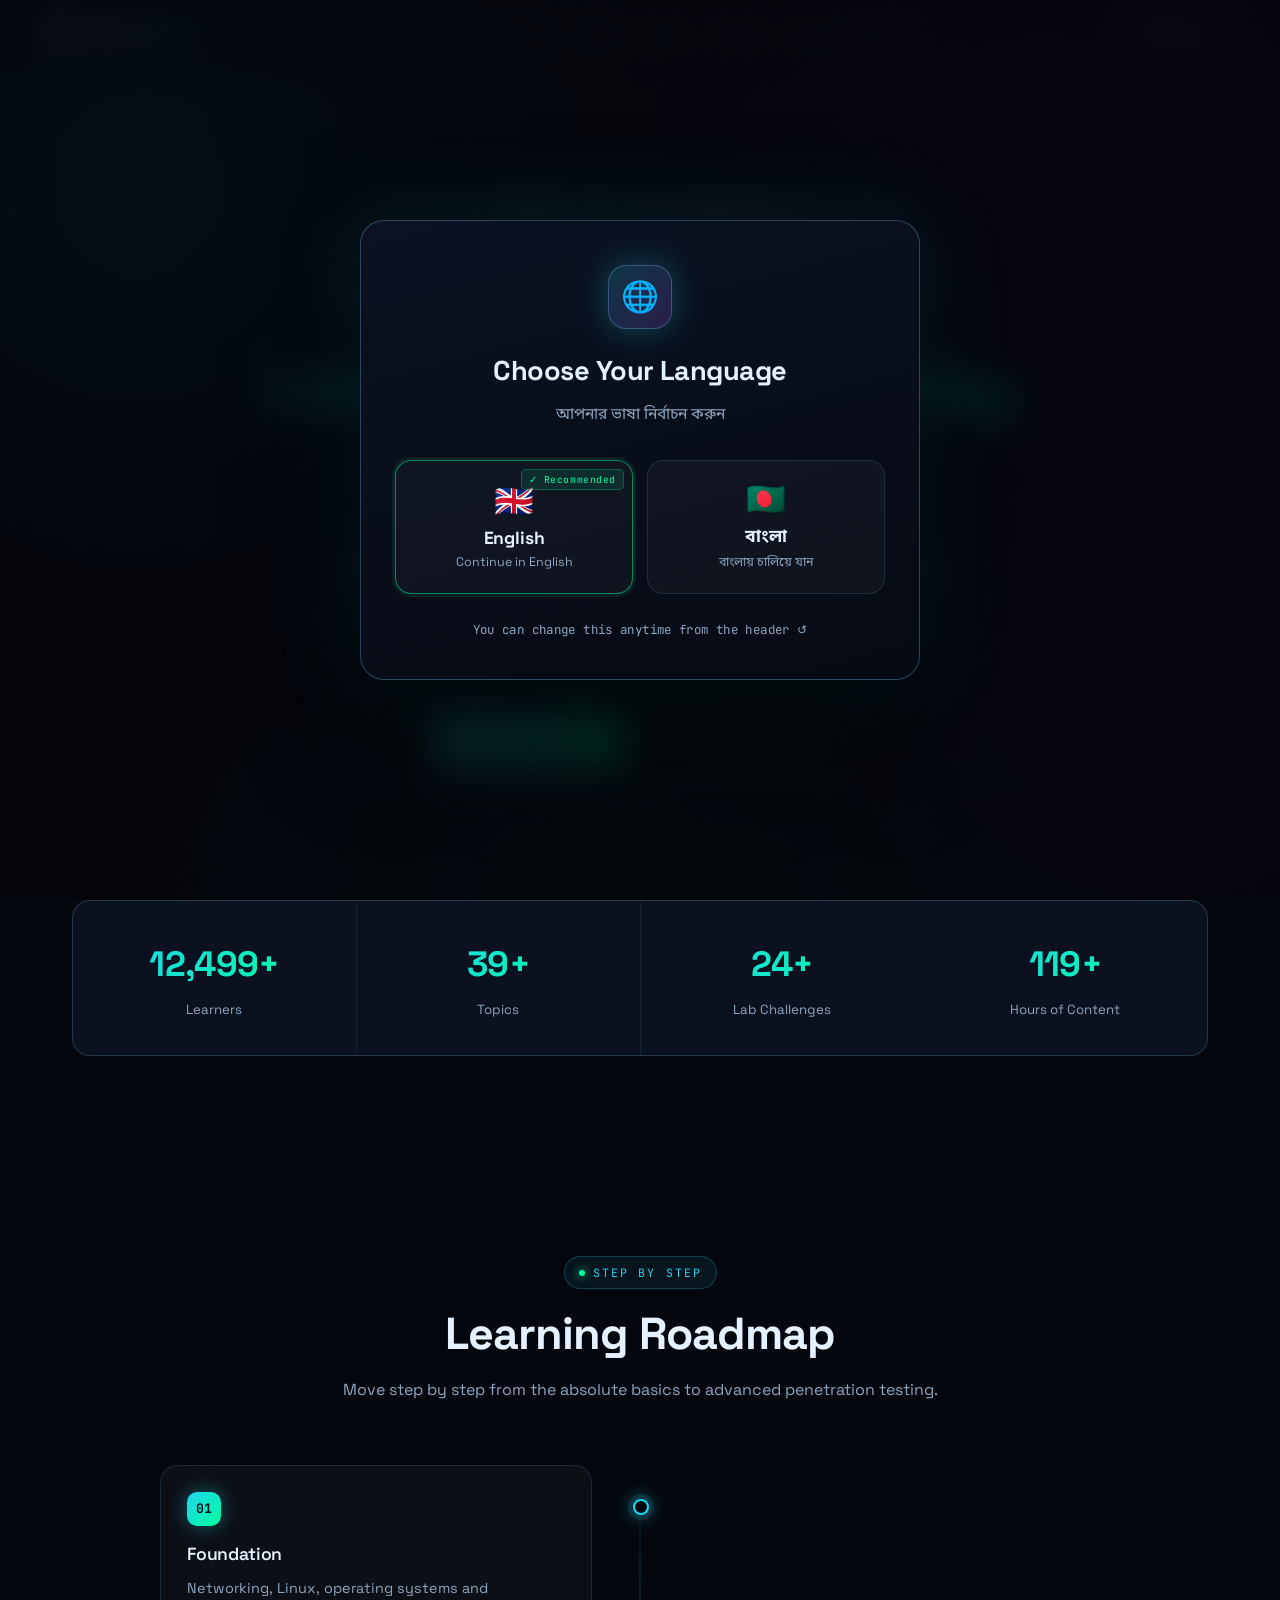
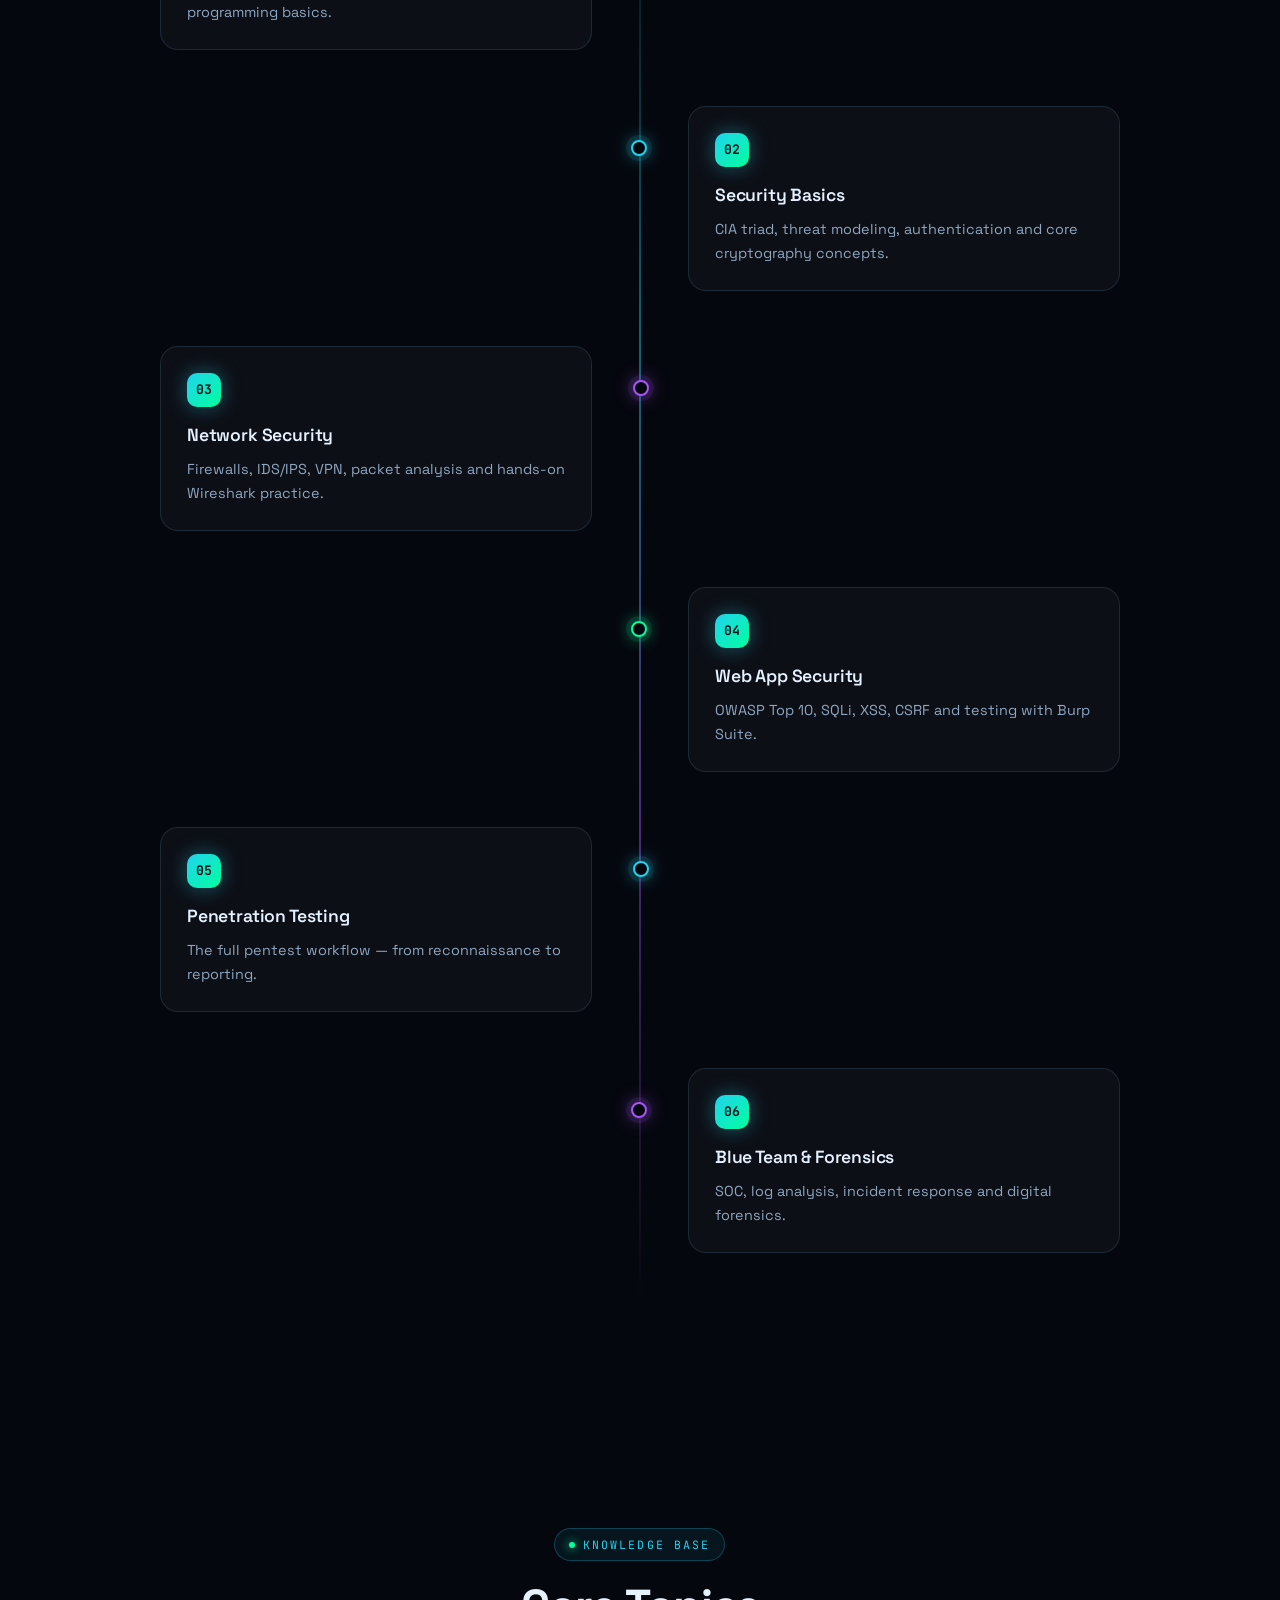
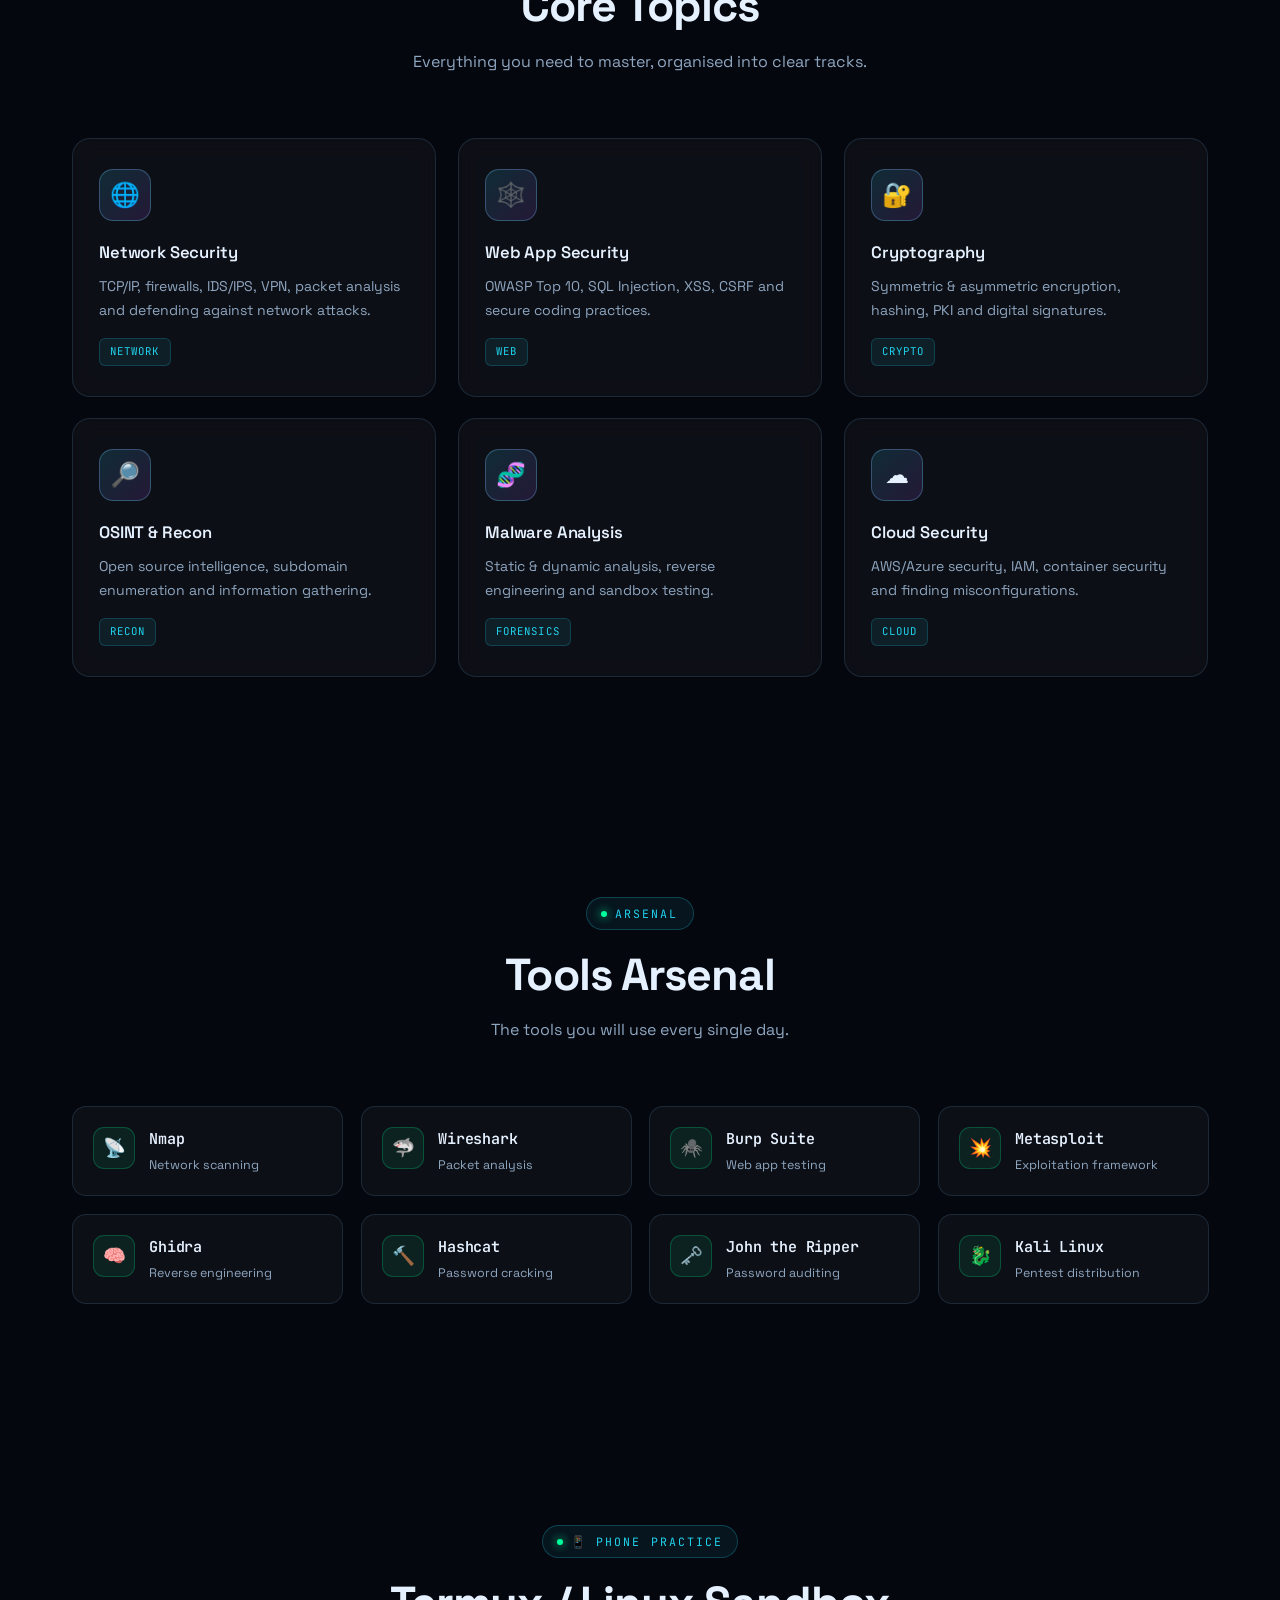
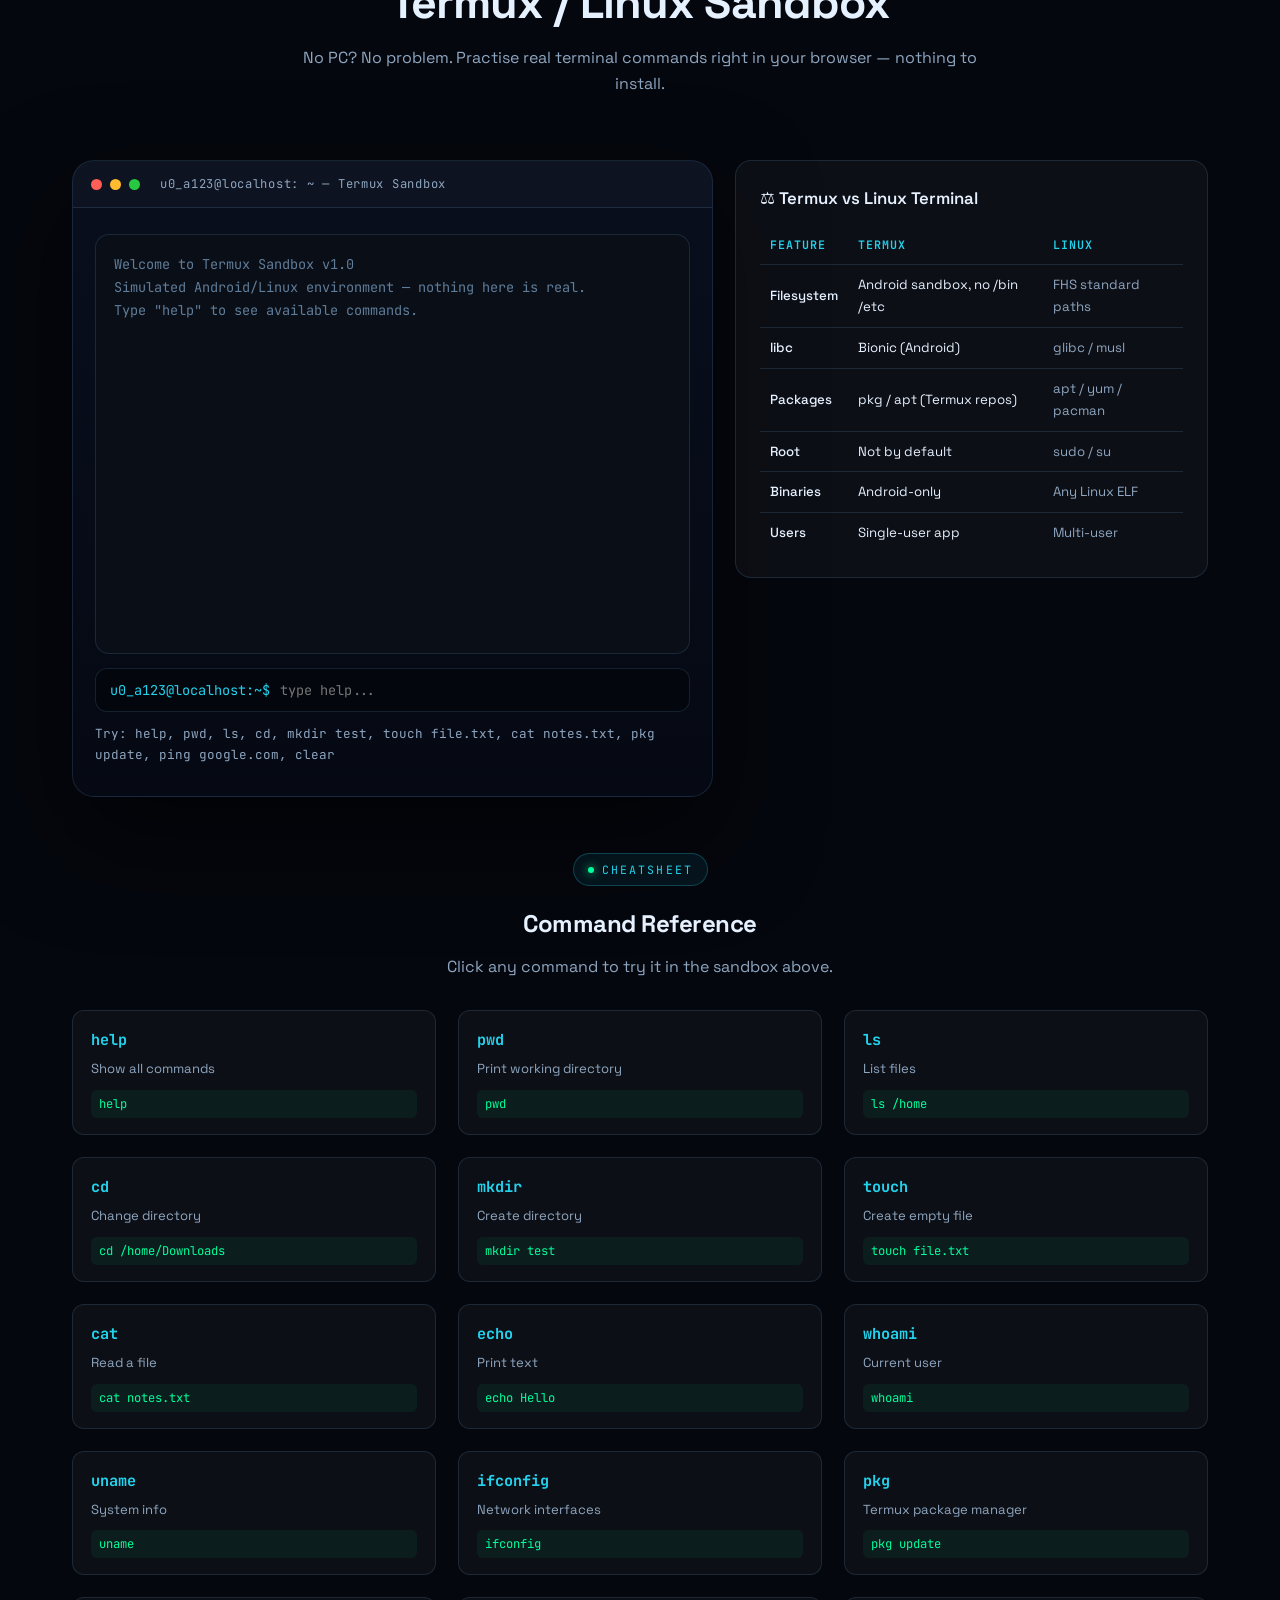
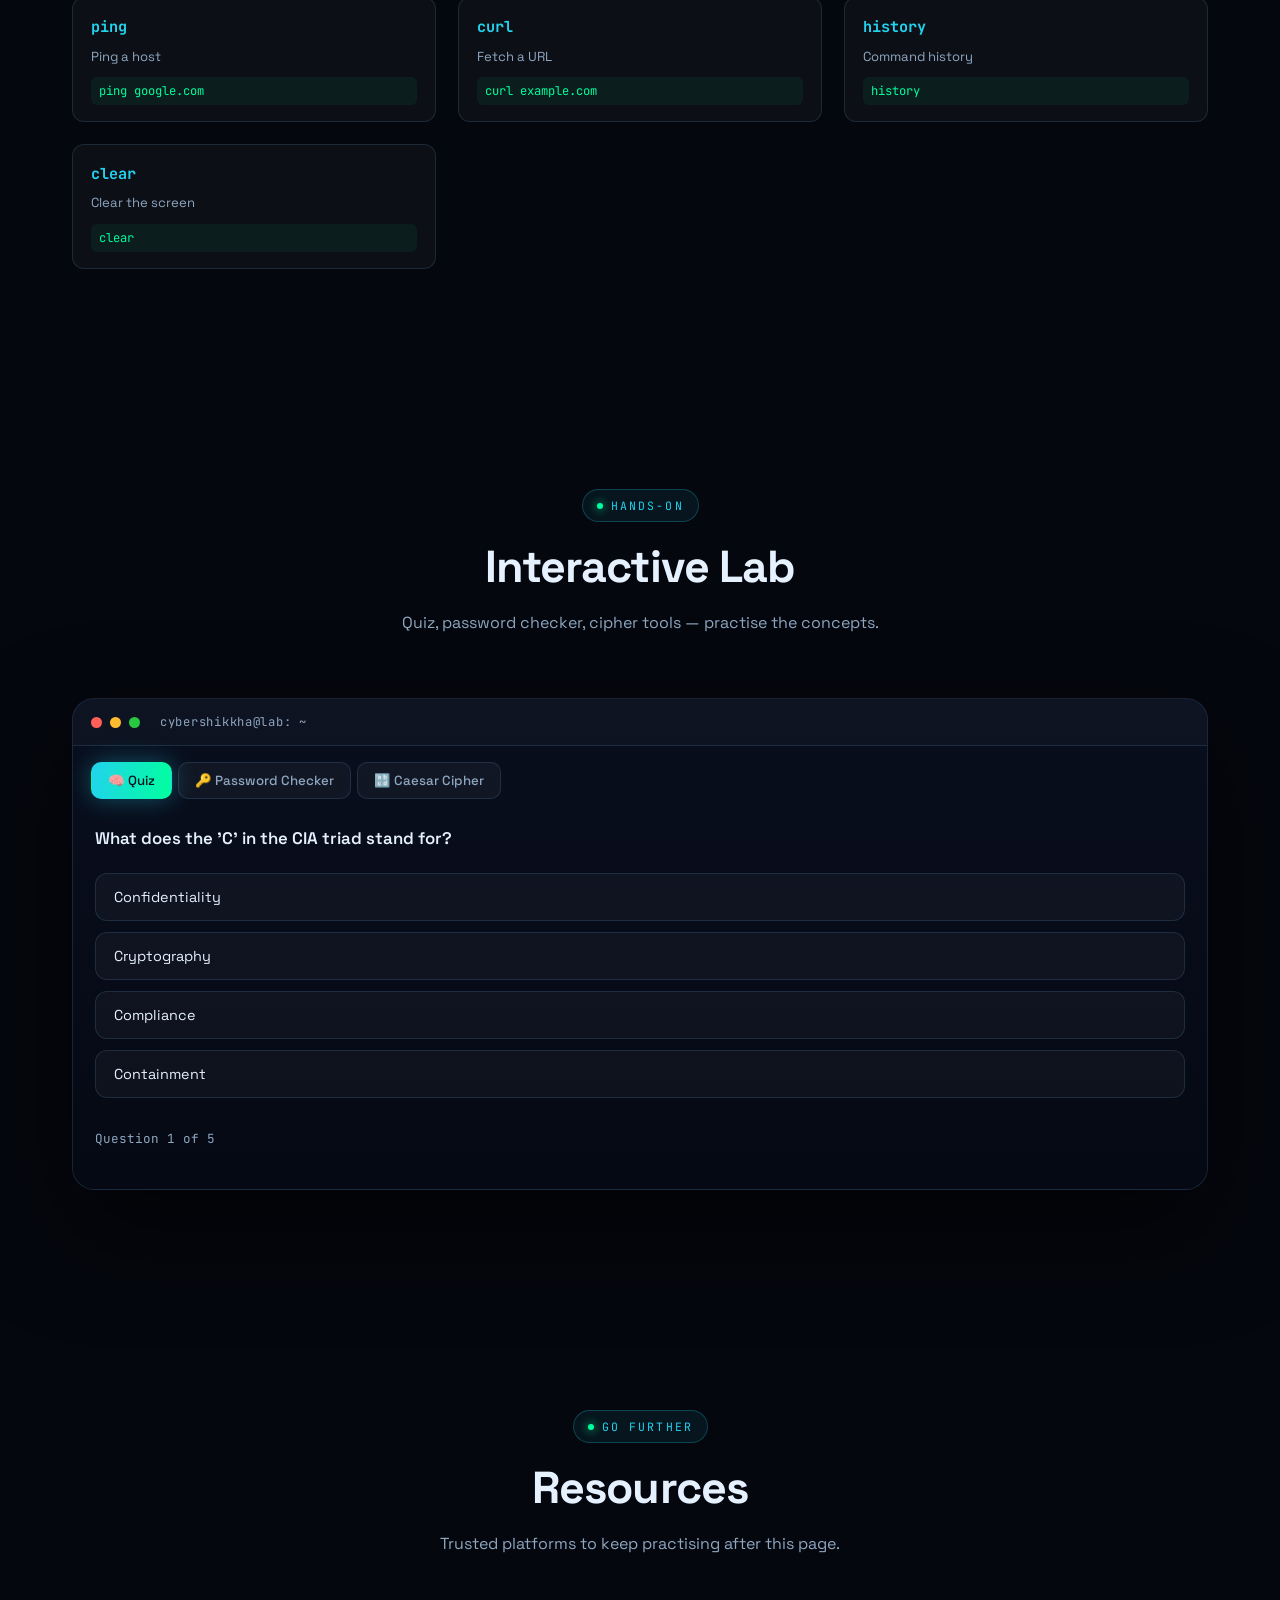
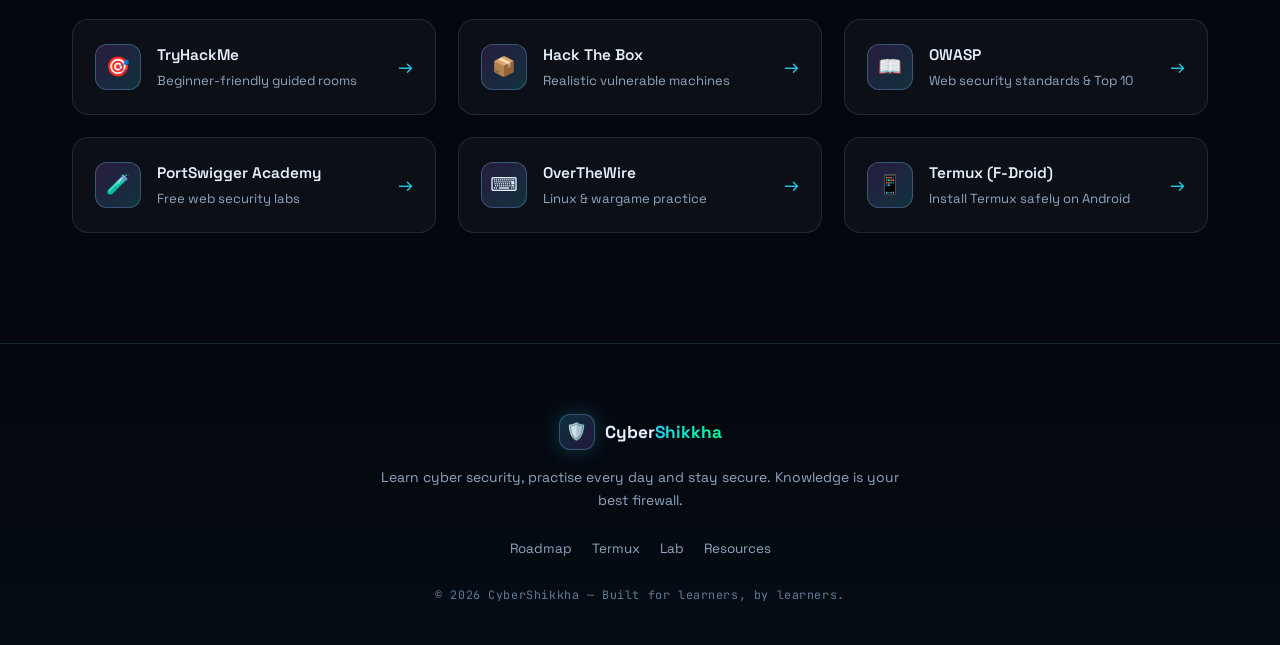
<file: cybersecurity.html>
<!DOCTYPE html>
<html lang="en">
<head>
<meta charset="UTF-8" />
<meta name="viewport" content="width=device-width, initial-scale=1.0" />
<title>CyberShikkha — সাইবার সিকিউরিটি শেখো ও প্র্যাকটিস করো</title>
<meta name="description" content="Learn cyber security from zero to pro — roadmap, tools, Termux sandbox, interactive labs. বাংলা ও ইংরেজিতে।" />
<link rel="preconnect" href="https://fonts.googleapis.com">
<link rel="preconnect" href="https://fonts.gstatic.com" crossorigin>
<link href="https://fonts.googleapis.com/css2?family=Space+Grotesk:wght@400;500;600;700&family=JetBrains+Mono:wght@400;500;700&family=Noto+Sans+Bengali:wght@400;500;600;700&display=swap" rel="stylesheet">
<script>document.documentElement.className += ' js';</script>
<style>
*{margin:0;padding:0;box-sizing:border-box}
:root{
  --bg:#05070e;
  --card:rgba(255,255,255,.035);
  --card-hover:rgba(255,255,255,.06);
  --line:rgba(120,200,255,.14);
  --line-strong:rgba(120,200,255,.3);
  --cyan:#22d3ee;--green:#00ff9d;--purple:#a855f7;--amber:#fbbf24;
  --text:#e6f1ff;--muted:#8ea6c0;--radius:18px;
  --font:'Space Grotesk','Noto Sans Bengali',system-ui,-apple-system,sans-serif;
  --mono:'JetBrains Mono','Noto Sans Bengali',monospace;
}
html{scroll-behavior:smooth}
body{background:var(--bg);color:var(--text);font-family:var(--font);line-height:1.65;overflow-x:hidden;-webkit-font-smoothing:antialiased}
::selection{background:rgba(34,211,238,.3);color:#fff}
a{text-decoration:none;color:inherit}
button,input,select,textarea{font-family:inherit;font-size:inherit;color:inherit}
::-webkit-scrollbar{width:9px;height:9px}
::-webkit-scrollbar-track{background:#05070e}
::-webkit-scrollbar-thumb{background:linear-gradient(180deg,var(--cyan),var(--purple));border-radius:20px;border:2px solid #05070e}

#bgCanvas{position:fixed;inset:0;z-index:-2;opacity:.55;pointer-events:none}
body::before{content:'';position:fixed;inset:0;z-index:-4;
  background:radial-gradient(900px 620px at 12% 8%,rgba(34,211,238,.14),transparent 62%),
    radial-gradient(820px 620px at 88% 22%,rgba(168,85,247,.14),transparent 62%),
    radial-gradient(900px 700px at 50% 105%,rgba(0,255,157,.09),transparent 62%),var(--bg);}
.grid-overlay{position:fixed;inset:0;z-index:-3;pointer-events:none;
  background-image:linear-gradient(rgba(120,200,255,.055) 1px,transparent 1px),
    linear-gradient(90deg,rgba(120,200,255,.055) 1px,transparent 1px);
  background-size:54px 54px;
  -webkit-mask-image:radial-gradient(circle at 50% 35%,#000 25%,transparent 78%);
  mask-image:radial-gradient(circle at 50% 35%,#000 25%,transparent 78%);}

/* LANGUAGE MODAL */
.lang-modal{position:fixed;inset:0;z-index:1000;display:flex;align-items:center;justify-content:center;padding:20px;
  background:rgba(4,6,12,.82);-webkit-backdrop-filter:blur(18px);backdrop-filter:blur(18px);
  opacity:0;visibility:hidden;transition:opacity .45s ease,visibility .45s ease;}
.lang-modal.show{opacity:1;visibility:visible}
.lang-modal-card{max-width:560px;width:100%;padding:44px 34px 38px;border-radius:24px;
  background:linear-gradient(165deg,rgba(12,18,34,.98),rgba(6,10,20,.98));
  border:1px solid var(--line-strong);
  box-shadow:0 40px 120px rgba(0,0,0,.75),0 0 90px rgba(34,211,238,.15);
  text-align:center;transform:translateY(22px) scale(.95);
  transition:transform .55s cubic-bezier(.16,.84,.28,1);}
.lang-modal.show .lang-modal-card{transform:none}
.lm-icon{width:64px;height:64px;margin:0 auto 20px;display:grid;place-items:center;font-size:1.9rem;
  border-radius:18px;background:linear-gradient(135deg,rgba(34,211,238,.2),rgba(168,85,247,.2));
  border:1px solid var(--line-strong);box-shadow:0 0 34px rgba(34,211,238,.3);
  animation:lmPulse 3s ease-in-out infinite;}
@keyframes lmPulse{0%,100%{box-shadow:0 0 34px rgba(34,211,238,.3)}50%{box-shadow:0 0 46px rgba(168,85,247,.4)}}
.lang-modal-card h2{font-size:clamp(1.35rem,3vw,1.7rem);font-weight:700;letter-spacing:-.02em;margin-bottom:8px}
.lang-modal-card .lm-bn{color:var(--muted);font-size:.98rem;margin-bottom:32px}
.lm-options{display:grid;grid-template-columns:1fr 1fr;gap:14px}
.lm-btn{cursor:pointer;padding:22px 16px;border-radius:16px;background:rgba(255,255,255,.035);
  border:1.5px solid var(--line);color:var(--text);text-align:center;
  transition:transform .3s cubic-bezier(.2,.9,.3,1.4),border-color .3s,background .3s,box-shadow .3s;
  position:relative;overflow:hidden;}
.lm-btn::before{content:'';position:absolute;inset:0;opacity:0;transition:opacity .35s;
  background:radial-gradient(circle at 50% 0%,rgba(34,211,238,.18),transparent 65%);pointer-events:none;}
.lm-btn:hover::before{opacity:1}
.lm-btn:hover{transform:translateY(-5px);border-color:var(--line-strong);background:rgba(255,255,255,.055);
  box-shadow:0 20px 50px rgba(0,0,0,.55),0 0 40px rgba(34,211,238,.18);}
.lm-btn .lm-flag{font-size:2rem;display:block;margin-bottom:10px;line-height:1}
.lm-btn .lm-name{font-size:1.1rem;font-weight:700;display:block;letter-spacing:-.01em}
.lm-btn .lm-sub{font-size:.78rem;color:var(--muted);display:block;margin-top:5px}
.lm-btn.recommended{border-color:rgba(0,255,157,.5);box-shadow:0 0 0 3px rgba(0,255,157,.08)}
.lm-btn.recommended::after{content:'✓ Recommended';position:absolute;top:8px;right:8px;
  font-size:.6rem;font-family:var(--mono);letter-spacing:.06em;color:var(--green);
  background:rgba(0,255,157,.1);padding:3px 7px;border-radius:5px;border:1px solid rgba(0,255,157,.25);}
.lm-footer{margin-top:26px;font-size:.78rem;color:var(--muted);font-family:var(--mono);letter-spacing:.03em}

/* HEADER */
header{position:fixed;top:0;left:0;right:0;z-index:120;background:rgba(5,7,14,.55);
  -webkit-backdrop-filter:blur(16px);backdrop-filter:blur(16px);
  border-bottom:1px solid transparent;transition:background .35s,border-color .35s;}
header.scrolled{background:rgba(5,7,14,.9);border-bottom-color:var(--line)}
.progress-bar{position:absolute;top:0;left:0;height:2px;width:0%;
  background:linear-gradient(90deg,var(--cyan),var(--green),var(--purple));
  box-shadow:0 0 12px rgba(34,211,238,.8);transition:width .1s linear;}
.nav-wrap{max-width:1240px;margin:0 auto;padding:13px 22px;display:flex;align-items:center;justify-content:space-between;gap:16px;}
.logo{display:flex;align-items:center;gap:10px;font-weight:700;font-size:1.1rem;letter-spacing:-.02em;flex-shrink:0}
.logo-mark{width:36px;height:36px;display:grid;place-items:center;font-size:1.05rem;border-radius:11px;
  background:linear-gradient(135deg,rgba(34,211,238,.2),rgba(168,85,247,.2));
  border:1px solid var(--line-strong);box-shadow:0 0 22px rgba(34,211,238,.25);}
.logo em{font-style:normal;background:linear-gradient(100deg,var(--cyan),var(--green));
  -webkit-background-clip:text;background-clip:text;color:transparent}
nav{display:flex;gap:4px;align-items:center}
nav a{position:relative;padding:8px 12px;border-radius:10px;font-size:.88rem;font-weight:500;color:var(--muted);
  transition:color .25s,background .25s;}
nav a:hover{color:var(--text);background:rgba(255,255,255,.04)}
nav a.active{color:var(--cyan)}
nav a.active::after{content:'';position:absolute;left:12px;right:12px;bottom:2px;height:2px;border-radius:2px;
  background:linear-gradient(90deg,var(--cyan),var(--green));box-shadow:0 0 10px rgba(34,211,238,.8);}
.nav-right{display:flex;align-items:center;gap:10px;flex-shrink:0}
.lang-select{appearance:none;-webkit-appearance:none;background:rgba(255,255,255,.05);
  border:1px solid var(--line);color:var(--text);padding:8px 28px 8px 12px;border-radius:10px;font-size:.83rem;cursor:pointer;
  background-image:url("data:image/svg+xml,%3Csvg xmlns='http://www.w3.org/2000/svg' width='12' height='12' viewBox='0 0 24 24' fill='none' stroke='%2322d3ee' stroke-width='3'%3E%3Cpath d='M6 9l6 6 6-6'/%3E%3C/svg%3E");
  background-repeat:no-repeat;background-position:right 9px center;transition:border-color .25s,box-shadow .25s;}
.lang-select:hover{border-color:var(--line-strong);box-shadow:0 0 16px rgba(34,211,238,.2)}
.lang-select option{background:#0a1020;color:#e6f1ff}
.burger{display:none;width:40px;height:40px;border-radius:10px;cursor:pointer;background:rgba(255,255,255,.05);
  border:1px solid var(--line);flex-direction:column;justify-content:center;align-items:center;gap:5px;}
.burger span{width:18px;height:2px;background:var(--text);border-radius:2px;transition:.3s}
.burger.open span:nth-child(1){transform:translateY(7px) rotate(45deg)}
.burger.open span:nth-child(2){opacity:0}
.burger.open span:nth-child(3){transform:translateY(-7px) rotate(-45deg)}

/* LAYOUT */
.container{max-width:1180px;margin:0 auto;padding:0 22px}
section{padding:110px 0;scroll-margin-top:80px;position:relative}
.sec-head{max-width:720px;margin:0 auto 62px;text-align:center}
.kicker{display:inline-flex;align-items:center;gap:8px;font-family:var(--mono);font-size:.72rem;
  letter-spacing:.18em;text-transform:uppercase;color:var(--cyan);padding:6px 14px;border-radius:100px;margin-bottom:18px;
  background:rgba(34,211,238,.07);border:1px solid rgba(34,211,238,.25);}
.kicker::before{content:'';width:6px;height:6px;border-radius:50%;background:var(--green);
  box-shadow:0 0 10px var(--green);animation:pulse 2s infinite;}
@keyframes pulse{0%,100%{opacity:1}50%{opacity:.3}}
.sec-head h2{font-size:clamp(1.75rem,4.2vw,2.8rem);font-weight:700;letter-spacing:-.02em;line-height:1.2;margin-bottom:16px}
.sec-head h3{font-weight:700;letter-spacing:-.02em;margin-bottom:10px}
.sec-head p{color:var(--muted);font-size:1rem}

/* REVEAL */
html.js [data-reveal]{opacity:0;transform:translateY(46px);
  transition:opacity .85s cubic-bezier(.16,.84,.28,1),transform .85s cubic-bezier(.16,.84,.28,1);
  transition-delay:var(--d,0ms);will-change:opacity,transform;}
html.js [data-reveal="left"]{transform:translateX(-64px)}
html.js [data-reveal="right"]{transform:translateX(64px)}
html.js [data-reveal="scale"]{transform:scale(.86)}
html.js [data-reveal="blur"]{transform:translateY(30px);filter:blur(10px)}
html.js [data-reveal].in{opacity:1;transform:none;filter:blur(0)}

/* HERO */
.hero{min-height:100vh;display:flex;align-items:center;justify-content:center;text-align:center;
  padding:150px 22px 90px;position:relative;overflow:hidden;}
.orb{position:absolute;border-radius:50%;filter:blur(90px);opacity:.45;pointer-events:none;z-index:-1}
.orb.a{width:420px;height:420px;background:rgba(34,211,238,.35);top:6%;left:-6%;animation:float1 16s ease-in-out infinite}
.orb.b{width:380px;height:380px;background:rgba(168,85,247,.32);bottom:4%;right:-4%;animation:float2 19s ease-in-out infinite}
@keyframes float1{0%,100%{transform:translate(0,0)}50%{transform:translate(60px,50px)}}
@keyframes float2{0%,100%{transform:translate(0,0)}50%{transform:translate(-70px,-40px)}}
.hero-inner{max-width:940px;position:relative;z-index:2}
.badge{display:inline-flex;align-items:center;gap:10px;padding:8px 18px;border-radius:100px;margin-bottom:28px;
  background:linear-gradient(90deg,rgba(34,211,238,.1),rgba(168,85,247,.1));border:1px solid var(--line-strong);
  font-size:.82rem;font-weight:500;color:#c8e6f5;box-shadow:0 0 30px rgba(34,211,238,.12);
  -webkit-backdrop-filter:blur(8px);backdrop-filter:blur(8px);}
.hero h1{font-size:clamp(2.1rem,6.4vw,4.7rem);font-weight:700;line-height:1.08;letter-spacing:-.035em;margin-bottom:10px}
.grad{background:linear-gradient(100deg,var(--cyan),var(--green) 40%,var(--purple) 75%,var(--cyan));
  background-size:250% auto;-webkit-background-clip:text;background-clip:text;color:transparent;
  animation:shine 7s linear infinite;}
@keyframes shine{to{background-position:250% center}}
.hero p.lead{color:var(--muted);font-size:clamp(.95rem,2vw,1.1rem);max-width:660px;margin:24px auto 0}
.typing{font-family:var(--mono);font-size:clamp(.82rem,2vw,.98rem);color:var(--green);margin-top:22px;min-height:1.6em;
  text-shadow:0 0 18px rgba(0,255,157,.5);}
.caret{display:inline-block;width:9px;height:1.05em;background:var(--green);margin-left:3px;vertical-align:-3px;
  animation:blink 1s step-end infinite;box-shadow:0 0 10px var(--green)}
@keyframes blink{50%{opacity:0}}
.hero-cta{display:flex;gap:14px;justify-content:center;flex-wrap:wrap;margin-top:42px}
.btn{position:relative;display:inline-flex;align-items:center;gap:9px;padding:14px 28px;border-radius:12px;
  font-weight:600;font-size:.94rem;cursor:pointer;border:1px solid transparent;overflow:hidden;
  transition:transform .28s cubic-bezier(.2,.9,.3,1.4),box-shadow .3s,background .3s;}
.btn-primary{color:#04121a;background:linear-gradient(100deg,var(--cyan),var(--green));box-shadow:0 8px 30px rgba(34,211,238,.28)}
.btn-primary:hover{transform:translateY(-3px);box-shadow:0 14px 42px rgba(34,211,238,.45)}
.btn-ghost{color:var(--text);background:rgba(255,255,255,.04);border-color:var(--line-strong);
  -webkit-backdrop-filter:blur(8px);backdrop-filter:blur(8px)}
.btn-ghost:hover{transform:translateY(-3px);background:rgba(255,255,255,.08);box-shadow:0 12px 34px rgba(168,85,247,.25)}
.btn::after{content:'';position:absolute;inset:0;
  background:linear-gradient(120deg,transparent 30%,rgba(255,255,255,.5),transparent 70%);
  transform:translateX(-120%);transition:transform .7s}
.btn:hover::after{transform:translateX(120%)}
.scroll-hint{position:absolute;bottom:34px;left:50%;transform:translateX(-50%);
  display:flex;flex-direction:column;align-items:center;gap:8px;font-family:var(--mono);font-size:.68rem;
  letter-spacing:.2em;text-transform:uppercase;color:var(--muted);}
.mouse{width:24px;height:38px;border:2px solid var(--line-strong);border-radius:14px;position:relative}
.mouse::after{content:'';position:absolute;top:7px;left:50%;transform:translateX(-50%);width:3px;height:7px;
  border-radius:2px;background:var(--cyan);animation:wheel 1.8s infinite;box-shadow:0 0 8px var(--cyan)}
@keyframes wheel{0%{opacity:0;transform:translate(-50%,0)}30%{opacity:1}100%{opacity:0;transform:translate(-50%,12px)}}

/* STATS */
.stats-strip{padding:0 0 90px}
.stats{display:grid;grid-template-columns:repeat(4,1fr);gap:1px;background:var(--line);
  border:1px solid var(--line);border-radius:var(--radius);overflow:hidden;}
.stat{background:rgba(8,13,26,.75);-webkit-backdrop-filter:blur(10px);backdrop-filter:blur(10px);
  padding:34px 20px;text-align:center;transition:background .35s}
.stat:hover{background:rgba(34,211,238,.06)}
.stat .num{font-size:clamp(1.5rem,3.6vw,2.2rem);font-weight:700;letter-spacing:-.02em;
  background:linear-gradient(100deg,var(--cyan),var(--green));-webkit-background-clip:text;background-clip:text;color:transparent}
.stat .lbl{color:var(--muted);font-size:.83rem;margin-top:6px}

/* TIMELINE */
.timeline{position:relative;max-width:960px;margin:0 auto}
.timeline::before{content:'';position:absolute;left:50%;top:0;bottom:0;width:2px;transform:translateX(-50%);
  background:linear-gradient(180deg,transparent,var(--cyan),var(--purple),transparent);opacity:.45;}
.tl-item{position:relative;width:50%;padding:0 48px 56px 0}
.tl-item:nth-child(even){margin-left:50%;padding:0 0 56px 48px}
.tl-card{position:relative;padding:26px 26px 24px;border-radius:var(--radius);background:var(--card);
  border:1px solid var(--line);-webkit-backdrop-filter:blur(10px);backdrop-filter:blur(10px);
  transition:transform .4s cubic-bezier(.16,.84,.28,1),border-color .4s,box-shadow .4s,background .4s;}
.tl-card:hover{transform:translateY(-6px);border-color:var(--line-strong);background:var(--card-hover);
  box-shadow:0 22px 60px rgba(0,0,0,.55),0 0 40px rgba(34,211,238,.12);}
.tl-num{display:inline-flex;align-items:center;justify-content:center;width:34px;height:34px;border-radius:10px;
  font-family:var(--mono);font-size:.82rem;font-weight:700;color:#04121a;
  background:linear-gradient(135deg,var(--cyan),var(--green));margin-bottom:14px;box-shadow:0 0 20px rgba(34,211,238,.4);}
.tl-card h3{font-size:1.1rem;font-weight:600;margin-bottom:8px;letter-spacing:-.01em}
.tl-card p{color:var(--muted);font-size:.9rem}
.tl-dot{position:absolute;top:34px;right:-9px;width:16px;height:16px;border-radius:50%;background:var(--bg);
  border:2px solid var(--cyan);box-shadow:0 0 0 5px rgba(34,211,238,.1),0 0 18px rgba(34,211,238,.7);z-index:2;}
.tl-item:nth-child(even) .tl-dot{right:auto;left:-9px}
.tl-item:nth-child(3n) .tl-dot{border-color:var(--purple);box-shadow:0 0 0 5px rgba(168,85,247,.1),0 0 18px rgba(168,85,247,.7)}
.tl-item:nth-child(4n) .tl-dot{border-color:var(--green);box-shadow:0 0 0 5px rgba(0,255,157,.1),0 0 18px rgba(0,255,157,.7)}

/* CARDS */
.grid-3{display:grid;grid-template-columns:repeat(3,1fr);gap:22px}
.grid-4{display:grid;grid-template-columns:repeat(4,1fr);gap:18px}
.card{position:relative;padding:30px 26px;border-radius:var(--radius);background:var(--card);
  border:1px solid var(--line);-webkit-backdrop-filter:blur(10px);backdrop-filter:blur(10px);overflow:hidden;
  transition:transform .45s cubic-bezier(.16,.84,.28,1),border-color .45s,box-shadow .45s,background .45s;}
.card::before{content:'';position:absolute;inset:0;opacity:0;transition:opacity .45s;
  background:radial-gradient(420px circle at var(--mx,50%) var(--my,0%),rgba(34,211,238,.13),transparent 45%);pointer-events:none;}
.card:hover::before{opacity:1}
.card:hover{transform:translateY(-8px);border-color:var(--line-strong);background:var(--card-hover);
  box-shadow:0 26px 70px rgba(0,0,0,.6),0 0 46px rgba(34,211,238,.13);}
.card .ico{width:52px;height:52px;display:grid;place-items:center;font-size:1.5rem;border-radius:14px;
  margin-bottom:18px;background:linear-gradient(135deg,rgba(34,211,238,.15),rgba(168,85,247,.15));
  border:1px solid var(--line-strong);transition:transform .45s cubic-bezier(.2,.9,.3,1.6),box-shadow .45s;}
.card:hover .ico{transform:scale(1.1) rotate(-6deg);box-shadow:0 0 28px rgba(34,211,238,.35)}
.card h3{font-size:1.04rem;font-weight:600;margin-bottom:9px;letter-spacing:-.01em}
.card p{color:var(--muted);font-size:.88rem}
.card .tag{display:inline-block;margin-top:16px;font-family:var(--mono);font-size:.67rem;letter-spacing:.1em;
  text-transform:uppercase;color:var(--cyan);padding:4px 10px;border-radius:6px;
  background:rgba(34,211,238,.08);border:1px solid rgba(34,211,238,.2);}

/* TOOLS */
.tool{display:flex;gap:14px;align-items:flex-start;padding:20px;border-radius:14px;background:var(--card);
  border:1px solid var(--line);transition:transform .35s cubic-bezier(.16,.84,.28,1),border-color .35s,background .35s,box-shadow .35s;}
.tool:hover{transform:translateY(-6px) scale(1.02);border-color:var(--line-strong);background:var(--card-hover);
  box-shadow:0 20px 50px rgba(0,0,0,.5),0 0 30px rgba(0,255,157,.1);}
.tool .t-ico{flex:0 0 42px;height:42px;display:grid;place-items:center;font-size:1.15rem;border-radius:11px;
  background:rgba(0,255,157,.08);border:1px solid rgba(0,255,157,.22);}
.tool h4{font-size:.94rem;font-weight:600;font-family:var(--mono);letter-spacing:-.01em}
.tool span{display:block;color:var(--muted);font-size:.78rem;margin-top:3px}

/* TERMUX SECTION */
.tmx-grid{display:grid;grid-template-columns:1.15fr .85fr;gap:22px;align-items:start}
.tmx-compare{padding:24px;border-radius:16px;background:var(--card);border:1px solid var(--line);
  -webkit-backdrop-filter:blur(10px);backdrop-filter:blur(10px);}
.tmx-compare h3{font-size:1.05rem;margin-bottom:14px;font-weight:600}
.tmx-compare table{width:100%;border-collapse:collapse;font-size:.83rem}
.tmx-compare th,.tmx-compare td{padding:9px 10px;text-align:left;border-bottom:1px solid var(--line)}
.tmx-compare th{color:var(--cyan);font-family:var(--mono);font-size:.73rem;text-transform:uppercase;letter-spacing:.08em;font-weight:600}
.tmx-compare td:first-child{color:var(--text);font-weight:500}
.tmx-compare td:last-child{color:var(--muted)}
.tmx-compare tr:last-child td{border-bottom:none}

.lab-shell{border-radius:22px;border:1px solid var(--line);
  background:linear-gradient(180deg,rgba(10,16,32,.9),rgba(6,10,20,.9));
  -webkit-backdrop-filter:blur(14px);backdrop-filter:blur(14px);overflow:hidden;
  box-shadow:0 40px 100px rgba(0,0,0,.6);}
.lab-top{display:flex;align-items:center;gap:8px;padding:13px 18px;border-bottom:1px solid var(--line);
  background:rgba(255,255,255,.02);}
.dot{width:11px;height:11px;border-radius:50%}
.dot.r{background:#ff5f57}.dot.y{background:#febc2e}.dot.g{background:#28c840}
.lab-title{margin-left:12px;font-family:var(--mono);font-size:.76rem;color:var(--muted);letter-spacing:.06em}
.tabs{display:flex;flex-wrap:wrap;gap:6px;padding:16px 18px 0}
.tab{padding:9px 16px;border-radius:10px;font-size:.83rem;font-weight:500;cursor:pointer;
  background:rgba(255,255,255,.04);border:1px solid var(--line);color:var(--muted);transition:.28s;}
.tab:hover{color:var(--text);border-color:var(--line-strong)}
.tab.active{color:#04121a;background:linear-gradient(100deg,var(--cyan),var(--green));
  border-color:transparent;box-shadow:0 0 24px rgba(34,211,238,.35);}
.panel{display:none;padding:26px 22px 30px}
.panel.active{display:block;animation:fadeUp .5s cubic-bezier(.16,.84,.28,1)}
@keyframes fadeUp{from{opacity:0;transform:translateY(14px)}to{opacity:1;transform:none}}

.term{background:#0a0e17;border:1px solid var(--line);border-radius:14px;padding:18px;
  font-family:var(--mono);font-size:.85rem;line-height:1.7;height:340px;overflow-y:auto;color:#b9f6d8;}
.term .line{white-space:pre-wrap;word-break:break-word}
.term .p{color:var(--cyan)}
.term .cmd{color:#fff}
.term .err{color:#ff7b72}
.term .ok{color:var(--green)}
.term .warn{color:var(--amber)}
.term .dim{color:#5f7d99}
.term-input-row{display:flex;align-items:center;gap:10px;margin-top:14px;background:#03060d;
  border:1px solid var(--line);border-radius:12px;padding:10px 14px;}
.term-input-row .ps1{color:var(--cyan);font-family:var(--mono);font-size:.85rem;white-space:nowrap}
.term-input-row input{flex:1;background:transparent;border:none;outline:none;
  font-family:var(--mono);font-size:.85rem;color:#b9f6d8;min-width:0;}
.hint{color:var(--muted);font-size:.79rem;margin-top:12px;font-family:var(--mono)}

.quiz-q{font-size:1.05rem;font-weight:600;margin-bottom:20px}
.quiz-opts{display:grid;gap:11px}
.opt{text-align:left;padding:14px 18px;border-radius:12px;cursor:pointer;
  background:rgba(255,255,255,.035);border:1px solid var(--line);color:var(--text);
  font-size:.9rem;transition:.28s;}
.opt:hover{border-color:var(--line-strong);background:rgba(34,211,238,.07);transform:translateX(5px)}
.opt.correct{border-color:rgba(0,255,157,.6);background:rgba(0,255,157,.12);box-shadow:0 0 24px rgba(0,255,157,.18)}
.opt.wrong{border-color:rgba(255,90,90,.6);background:rgba(255,90,90,.1)}
.opt:disabled{cursor:default;transform:none}
.quiz-foot{display:flex;justify-content:space-between;align-items:center;margin-top:22px;gap:14px;flex-wrap:wrap}
.quiz-progress{font-family:var(--mono);font-size:.79rem;color:var(--muted)}
.quiz-result{text-align:center;padding:26px 10px}
.quiz-result .score{font-size:3rem;font-weight:700;
  background:linear-gradient(100deg,var(--cyan),var(--green));
  -webkit-background-clip:text;background-clip:text;color:transparent;}

.pw-row{display:flex;gap:12px;flex-wrap:wrap}
.pw-row input{flex:1;min-width:200px;padding:14px 18px;border-radius:12px;
  background:rgba(255,255,255,.04);border:1px solid var(--line);outline:none;
  font-family:var(--mono);font-size:.94rem;transition:.28s;}
.pw-row input:focus{border-color:var(--cyan);box-shadow:0 0 0 3px rgba(34,211,238,.12)}
.meter{height:9px;border-radius:20px;background:rgba(255,255,255,.07);margin-top:20px;overflow:hidden}
.meter-fill{height:100%;width:0;border-radius:20px;
  transition:width .5s cubic-bezier(.16,.84,.28,1),background .5s;}
.pw-label{margin-top:12px;font-weight:600;font-size:.94rem}
.pw-checks{display:grid;grid-template-columns:repeat(auto-fit,minmax(180px,1fr));gap:9px;margin-top:18px}
.chk{display:flex;align-items:center;gap:9px;font-size:.83rem;color:var(--muted);transition:color .3s}
.chk .b{width:16px;height:16px;border-radius:5px;border:1.5px solid var(--line-strong);
  display:grid;place-items:center;font-size:.65rem;transition:.3s;flex-shrink:0;}
.chk.pass{color:var(--green)}
.chk.pass .b{background:rgba(0,255,157,.18);border-color:var(--green);box-shadow:0 0 12px rgba(0,255,157,.35)}

.cipher-grid{display:grid;grid-template-columns:1fr 130px;gap:16px}
.cipher-grid input{width:100%;padding:13px 16px;border-radius:12px;background:rgba(255,255,255,.04);
  border:1px solid var(--line);outline:none;font-family:var(--mono);font-size:.9rem;transition:.28s;}
.cipher-grid input:focus{border-color:var(--cyan);box-shadow:0 0 0 3px rgba(34,211,238,.12)}
.cipher-out{margin-top:18px;padding:16px;border-radius:12px;background:#03060d;border:1px solid var(--line);
  font-family:var(--mono);font-size:.9rem;color:var(--green);word-break:break-word;min-height:56px;}
.btn-sm{padding:10px 20px;font-size:.84rem;border-radius:10px}

/* COMMAND REFERENCE */
.cmd-card{padding:16px 18px;border-radius:12px;background:var(--card);border:1px solid var(--line);
  cursor:pointer;transition:.28s;display:flex;flex-direction:column;gap:6px;}
.cmd-card:hover{transform:translateY(-4px);border-color:var(--line-strong);background:var(--card-hover);
  box-shadow:0 12px 34px rgba(0,0,0,.5),0 0 26px rgba(34,211,238,.1);}
.cmd-card .cmd-name{font-family:var(--mono);font-size:.95rem;font-weight:700;color:var(--cyan)}
.cmd-card .cmd-desc{font-size:.82rem;color:var(--muted)}
.cmd-card .cmd-example{font-family:var(--mono);font-size:.76rem;color:var(--green);
  background:rgba(0,255,157,.06);padding:4px 8px;border-radius:6px;margin-top:4px;word-break:break-all;}

/* RESOURCES */
.res{display:flex;align-items:center;gap:16px;padding:22px;border-radius:16px;background:var(--card);
  border:1px solid var(--line);transition:transform .35s cubic-bezier(.16,.84,.28,1),border-color .35s,background .35s,box-shadow .35s;}
.res:hover{transform:translateX(8px);border-color:var(--line-strong);background:var(--card-hover);
  box-shadow:0 18px 50px rgba(0,0,0,.5),-6px 0 30px rgba(168,85,247,.14);}
.res .r-ico{flex:0 0 46px;height:46px;display:grid;place-items:center;font-size:1.2rem;border-radius:12px;
  background:linear-gradient(135deg,rgba(168,85,247,.18),rgba(34,211,238,.18));border:1px solid var(--line-strong);}
.res h4{font-size:.96rem;font-weight:600}
.res p{color:var(--muted);font-size:.82rem;margin-top:3px}
.res .arrow{margin-left:auto;color:var(--cyan);font-size:1.15rem;transition:transform .35s;flex-shrink:0}
.res:hover .arrow{transform:translateX(5px)}

/* FOOTER */
footer{padding:70px 0 40px;border-top:1px solid var(--line);
  background:linear-gradient(180deg,transparent,rgba(34,211,238,.03));text-align:center;}
footer .f-logo{display:inline-flex;align-items:center;gap:10px;font-weight:700;font-size:1.08rem;margin-bottom:16px}
footer p{color:var(--muted);font-size:.87rem;max-width:520px;margin:0 auto}
footer .f-note{margin-top:26px;font-family:var(--mono);font-size:.73rem;color:#5f7d99;letter-spacing:.05em}
.f-links{display:flex;gap:20px;justify-content:center;flex-wrap:wrap;margin-top:26px}
.f-links a{color:var(--muted);font-size:.84rem;transition:color .3s}
.f-links a:hover{color:var(--cyan)}

#toTop{position:fixed;right:20px;bottom:20px;z-index:110;width:46px;height:46px;border-radius:13px;cursor:pointer;
  display:grid;place-items:center;font-size:1.1rem;background:rgba(10,16,32,.85);border:1px solid var(--line-strong);
  color:var(--cyan);-webkit-backdrop-filter:blur(10px);backdrop-filter:blur(10px);
  opacity:0;visibility:hidden;transform:translateY(14px);transition:.35s;}
#toTop.show{opacity:1;visibility:visible;transform:none}
#toTop:hover{background:linear-gradient(135deg,var(--cyan),var(--green));color:#04121a;box-shadow:0 0 30px rgba(34,211,238,.5)}

/* RESPONSIVE */
@media(max-width:1000px){
  .grid-3{grid-template-columns:repeat(2,1fr)}
  .grid-4{grid-template-columns:repeat(2,1fr)}
  .tmx-grid{grid-template-columns:1fr}
}
@media(max-width:820px){
  .nav-wrap{padding:11px 16px}
  .logo{font-size:1rem}
  .logo-mark{width:32px;height:32px;font-size:.95rem}
  .lang-select{font-size:.78rem;padding:7px 26px 7px 10px}
  nav{position:absolute;top:100%;left:0;right:0;flex-direction:column;align-items:stretch;
    background:rgba(6,10,20,.98);-webkit-backdrop-filter:blur(18px);backdrop-filter:blur(18px);
    border-bottom:1px solid var(--line);padding:14px;gap:4px;
    transform:translateY(-14px);opacity:0;visibility:hidden;transition:.32s;
    max-height:calc(100vh - 60px);overflow-y:auto;}
  nav.open{transform:none;opacity:1;visibility:visible}
  nav a{padding:13px 16px;font-size:.95rem}
  .burger{display:flex}
  .timeline::before{left:19px}
  .tl-item,.tl-item:nth-child(even){width:100%;margin-left:0;padding:0 0 40px 52px}
  .tl-dot,.tl-item:nth-child(even) .tl-dot{left:12px;right:auto;top:30px}
  section{padding:80px 0}
  .sec-head{margin-bottom:48px}
  .hero{padding:130px 20px 80px}
  .stats-strip{padding-bottom:70px}
}
@media(max-width:640px){
  .grid-3,.grid-4{grid-template-columns:1fr;gap:16px}
  .stats{grid-template-columns:repeat(2,1fr)}
  .stat{padding:26px 14px}
  .stat .num{font-size:1.55rem}
  .lab-shell{border-radius:16px}
  .panel{padding:20px 15px 24px}
  .term{height:300px;font-size:.76rem;padding:14px}
  .term-input-row{padding:8px 12px}
  .term-input-row .ps1{font-size:.74rem}
  .term-input-row input{font-size:.78rem}
  .tabs{padding:14px 14px 0}
  .tab{padding:8px 12px;font-size:.76rem}
  .cipher-grid{grid-template-columns:1fr}
  .pw-row input{min-width:100%}
  .lang-modal-card{padding:32px 22px 28px;border-radius:20px}
  .lm-options{grid-template-columns:1fr}
  .lm-btn{padding:16px 14px;display:flex;align-items:center;gap:14px;text-align:left}
  .lm-btn .lm-flag{font-size:1.6rem;margin-bottom:0}
  .lm-btn .lm-name{font-size:1rem}
  .lm-btn .lm-sub{margin-top:1px}
  .lm-btn.recommended::after{top:6px;right:6px;font-size:.55rem}
  .lm-icon{width:54px;height:54px;font-size:1.6rem;margin-bottom:16px}
  .hero-cta{gap:10px}
  .btn{padding:12px 22px;font-size:.88rem}
  .scroll-hint{bottom:20px}
  .res{padding:18px}
  .res .r-ico{flex:0 0 40px;height:40px;font-size:1rem}
  .f-links{gap:14px}
  .tmx-compare{padding:18px}
  .tmx-compare table{font-size:.76rem}
  .tmx-compare th,.tmx-compare td{padding:7px 6px}
}
@media(max-width:380px){
  .logo span:last-child{font-size:.94rem}
  .lang-select{font-size:.72rem;padding:6px 22px 6px 8px}
}
@media (prefers-reduced-motion: reduce){
  *,*::before,*::after{animation-duration:.01ms !important;animation-iteration-count:1 !important;
    transition-duration:.01ms !important;}
  html.js [data-reveal]{opacity:1 !important;transform:none !important;filter:none !important}
}
</style>
</head>
<body>

<!-- LANGUAGE MODAL -->
<div class="lang-modal" id="langModal" role="dialog" aria-modal="true">
  <div class="lang-modal-card">
    <div class="lm-icon">🌐</div>
    <h2>Choose Your Language</h2>
    <div class="lm-bn">আপনার ভাষা নির্বাচন করুন</div>
    <div class="lm-options">
      <button class="lm-btn" data-lang="en" type="button">
        <span class="lm-flag">🇬🇧</span>
        <span class="lm-name">English</span>
        <span class="lm-sub">Continue in English</span>
      </button>
      <button class="lm-btn" data-lang="bn" type="button">
        <span class="lm-flag">🇧🇩</span>
        <span class="lm-name">বাংলা</span>
        <span class="lm-sub">বাংলায় চালিয়ে যান</span>
      </button>
    </div>
    <div class="lm-footer">You can change this anytime from the header ↺</div>
  </div>
</div>

<canvas id="bgCanvas"></canvas>
<div class="grid-overlay"></div>

<!-- HEADER -->
<header id="header">
  <div class="progress-bar" id="progressBar"></div>
  <div class="nav-wrap">
    <a href="#home" class="logo">
      <span class="logo-mark">🛡️</span>
      <span>Cyber<em>Shikkha</em></span>
    </a>
    <nav id="nav">
      <a href="#home" class="active" data-i18n="nav.home">Home</a>
      <a href="#roadmap" data-i18n="nav.roadmap">Roadmap</a>
      <a href="#topics" data-i18n="nav.topics">Topics</a>
      <a href="#tools" data-i18n="nav.tools">Tools</a>
      <a href="#termux" data-i18n="nav.termux">Termux</a>
      <a href="#lab" data-i18n="nav.lab">Lab</a>
      <a href="#resources" data-i18n="nav.resources">Resources</a>
    </nav>
    <div class="nav-right">
      <select class="lang-select" id="langSelect" aria-label="Language">
        <option value="en">🇬🇧 English</option>
        <option value="bn">🇧🇩 বাংলা</option>
      </select>
      <button class="burger" id="burger" aria-label="Menu" type="button">
        <span></span><span></span><span></span>
      </button>
    </div>
  </div>
</header>

<!-- HERO -->
<section class="hero" id="home">
  <div class="orb a"></div><div class="orb b"></div>
  <div class="hero-inner">
    <div class="badge" data-reveal="blur">
      <span>🛡️</span><span data-i18n="hero.badge">Your Cybersecurity Learning Platform</span>
    </div>
    <h1>
      <span data-reveal="blur" style="--d:80ms" data-i18n="hero.t1">Cyber Security</span><br>
      <span class="grad" data-reveal="blur" style="--d:180ms" data-i18n="hero.t2">Learn • Practice • Stay Secure</span>
    </h1>
    <p class="lead" data-reveal="blur" style="--d:280ms" data-i18n="hero.sub">
      A complete path from absolute beginner to professional pentester — roadmap, tools, an interactive practice lab and curated resources, all in one place.
    </p>
    <div class="typing" data-reveal="blur" style="--d:360ms">
      <span id="typed"></span><span class="caret"></span>
    </div>
    <div class="hero-cta" data-reveal="blur" style="--d:440ms">
      <a href="#roadmap" class="btn btn-primary">🚀 <span data-i18n="hero.cta1">Start Learning</span></a>
      <a href="#termux" class="btn btn-ghost">📱 <span data-i18n="hero.cta2">Termux Sandbox</span></a>
    </div>
  </div>
  <div class="scroll-hint">
    <div class="mouse"></div>
    <span data-i18n="hero.scroll">Scroll</span>
  </div>
</section>

<!-- STATS -->
<div class="stats-strip">
  <div class="container">
    <div class="stats" data-stagger>
      <div class="stat" data-reveal="scale">
        <div class="num"><span class="count" data-target="12500">0</span>+</div>
        <div class="lbl" data-i18n="stats.learners">Learners</div>
      </div>
      <div class="stat" data-reveal="scale">
        <div class="num"><span class="count" data-target="40">0</span>+</div>
        <div class="lbl" data-i18n="stats.topics">Topics</div>
      </div>
      <div class="stat" data-reveal="scale">
        <div class="num"><span class="count" data-target="25">0</span>+</div>
        <div class="lbl" data-i18n="stats.labs">Lab Challenges</div>
      </div>
      <div class="stat" data-reveal="scale">
        <div class="num"><span class="count" data-target="120">0</span>+</div>
        <div class="lbl" data-i18n="stats.hours">Hours of Content</div>
      </div>
    </div>
  </div>
</div>

<!-- ROADMAP -->
<section id="roadmap">
  <div class="container">
    <div class="sec-head">
      <div class="kicker" data-reveal data-i18n="sec.roadmap.k">Step by step</div>
      <h2 data-reveal style="--d:80ms" data-i18n="sec.roadmap.t">Learning Roadmap</h2>
      <p data-reveal style="--d:160ms" data-i18n="sec.roadmap.d">Move step by step from the absolute basics to advanced penetration testing.</p>
    </div>
    <div class="timeline">
      <div class="tl-item" data-reveal="left"><div class="tl-dot"></div><div class="tl-card">
        <div class="tl-num">01</div><h3 data-i18n="rm.1.t">Foundation</h3>
        <p data-i18n="rm.1.d">Networking, Linux, operating systems and programming basics.</p>
      </div></div>
      <div class="tl-item" data-reveal="right"><div class="tl-dot"></div><div class="tl-card">
        <div class="tl-num">02</div><h3 data-i18n="rm.2.t">Security Basics</h3>
        <p data-i18n="rm.2.d">CIA triad, threat modeling, authentication and core cryptography concepts.</p>
      </div></div>
      <div class="tl-item" data-reveal="left"><div class="tl-dot"></div><div class="tl-card">
        <div class="tl-num">03</div><h3 data-i18n="rm.3.t">Network Security</h3>
        <p data-i18n="rm.3.d">Firewalls, IDS/IPS, VPN, packet analysis and hands-on Wireshark practice.</p>
      </div></div>
      <div class="tl-item" data-reveal="right"><div class="tl-dot"></div><div class="tl-card">
        <div class="tl-num">04</div><h3 data-i18n="rm.4.t">Web App Security</h3>
        <p data-i18n="rm.4.d">OWASP Top 10, SQLi, XSS, CSRF and testing with Burp Suite.</p>
      </div></div>
      <div class="tl-item" data-reveal="left"><div class="tl-dot"></div><div class="tl-card">
        <div class="tl-num">05</div><h3 data-i18n="rm.5.t">Penetration Testing</h3>
        <p data-i18n="rm.5.d">The full pentest workflow — from reconnaissance to reporting.</p>
      </div></div>
      <div class="tl-item" data-reveal="right"><div class="tl-dot"></div><div class="tl-card">
        <div class="tl-num">06</div><h3 data-i18n="rm.6.t">Blue Team &amp; Forensics</h3>
        <p data-i18n="rm.6.d">SOC, log analysis, incident response and digital forensics.</p>
      </div></div>
    </div>
  </div>
</section>

<!-- TOPICS -->
<section id="topics">
  <div class="container">
    <div class="sec-head">
      <div class="kicker" data-reveal data-i18n="sec.topics.k">Knowledge base</div>
      <h2 data-reveal style="--d:80ms" data-i18n="sec.topics.t">Core Topics</h2>
      <p data-reveal style="--d:160ms" data-i18n="sec.topics.d">Everything you need to master, organised into clear tracks.</p>
    </div>
    <div class="grid-3" data-stagger>
      <div class="card" data-reveal="scale"><div class="ico">🌐</div>
        <h3 data-i18n="tp.1.t">Network Security</h3>
        <p data-i18n="tp.1.d">TCP/IP, firewalls, IDS/IPS, VPN, packet analysis and defending against network attacks.</p>
        <span class="tag">Network</span></div>
      <div class="card" data-reveal="scale"><div class="ico">🕸️</div>
        <h3 data-i18n="tp.2.t">Web App Security</h3>
        <p data-i18n="tp.2.d">OWASP Top 10, SQL Injection, XSS, CSRF and secure coding practices.</p>
        <span class="tag">Web</span></div>
      <div class="card" data-reveal="scale"><div class="ico">🔐</div>
        <h3 data-i18n="tp.3.t">Cryptography</h3>
        <p data-i18n="tp.3.d">Symmetric &amp; asymmetric encryption, hashing, PKI and digital signatures.</p>
        <span class="tag">Crypto</span></div>
      <div class="card" data-reveal="scale"><div class="ico">🔎</div>
        <h3 data-i18n="tp.4.t">OSINT &amp; Recon</h3>
        <p data-i18n="tp.4.d">Open source intelligence, subdomain enumeration and information gathering.</p>
        <span class="tag">Recon</span></div>
      <div class="card" data-reveal="scale"><div class="ico">🧬</div>
        <h3 data-i18n="tp.5.t">Malware Analysis</h3>
        <p data-i18n="tp.5.d">Static &amp; dynamic analysis, reverse engineering and sandbox testing.</p>
        <span class="tag">Forensics</span></div>
      <div class="card" data-reveal="scale"><div class="ico">☁️</div>
        <h3 data-i18n="tp.6.t">Cloud Security</h3>
        <p data-i18n="tp.6.d">AWS/Azure security, IAM, container security and finding misconfigurations.</p>
        <span class="tag">Cloud</span></div>
    </div>
  </div>
</section>

<!-- TOOLS -->
<section id="tools">
  <div class="container">
    <div class="sec-head">
      <div class="kicker" data-reveal data-i18n="sec.tools.k">Arsenal</div>
      <h2 data-reveal style="--d:80ms" data-i18n="sec.tools.t">Tools Arsenal</h2>
      <p data-reveal style="--d:160ms" data-i18n="sec.tools.d">The tools you will use every single day.</p>
    </div>
    <div class="grid-4" data-stagger>
      <div class="tool" data-reveal><div class="t-ico">📡</div><div><h4>Nmap</h4><span data-i18n="tl.1.d">Network scanning</span></div></div>
      <div class="tool" data-reveal><div class="t-ico">🦈</div><div><h4>Wireshark</h4><span data-i18n="tl.2.d">Packet analysis</span></div></div>
      <div class="tool" data-reveal><div class="t-ico">🕷️</div><div><h4>Burp Suite</h4><span data-i18n="tl.3.d">Web app testing</span></div></div>
      <div class="tool" data-reveal><div class="t-ico">💥</div><div><h4>Metasploit</h4><span data-i18n="tl.4.d">Exploitation framework</span></div></div>
      <div class="tool" data-reveal><div class="t-ico">🧠</div><div><h4>Ghidra</h4><span data-i18n="tl.5.d">Reverse engineering</span></div></div>
      <div class="tool" data-reveal><div class="t-ico">🔨</div><div><h4>Hashcat</h4><span data-i18n="tl.6.d">Password cracking</span></div></div>
      <div class="tool" data-reveal><div class="t-ico">🗝️</div><div><h4>John the Ripper</h4><span data-i18n="tl.7.d">Password auditing</span></div></div>
      <div class="tool" data-reveal><div class="t-ico">🐉</div><div><h4>Kali Linux</h4><span data-i18n="tl.8.d">Pentest distribution</span></div></div>
    </div>
  </div>
</section>

<!-- TERMUX SANDBOX -->
<section id="termux">
  <div class="container">
    <div class="sec-head">
      <div class="kicker" data-reveal data-i18n="sec.termux.k">📱 Phone Practice</div>
      <h2 data-reveal style="--d:80ms" data-i18n="sec.termux.t">Termux / Linux Sandbox</h2>
      <p data-reveal style="--d:160ms" data-i18n="sec.termux.d">No PC? No problem. Practise real terminal commands right in your browser — nothing to install.</p>
    </div>

    <div class="tmx-grid" data-stagger>
      <div data-reveal="left">
        <div class="lab-shell">
          <div class="lab-top">
            <span class="dot r"></span><span class="dot y"></span><span class="dot g"></span>
            <span class="lab-title">u0_a123@localhost: ~ — Termux Sandbox</span>
          </div>
          <div class="panel active" style="display:block">
            <div class="term" id="termuxTerm" style="height:420px;"></div>
            <div class="term-input-row">
              <span class="ps1" id="termuxPs1">$</span>
              <input id="termuxInput" autocomplete="off" spellcheck="false" placeholder="type help..." />
            </div>
            <div class="hint" data-i18n="termux.hint">Try: help, pwd, ls, cd, mkdir test, touch file.txt, cat notes.txt, pkg update, ping google.com, clear</div>
          </div>
        </div>
      </div>

      <div data-reveal="right">
        <div class="tmx-compare">
          <h3 data-i18n="tmx.cmp.t">⚖️ Termux vs Linux Terminal</h3>
          <table>
            <thead>
              <tr>
                <th data-i18n="tmx.th.f">Feature</th>
                <th data-i18n="tmx.th.t">Termux</th>
                <th data-i18n="tmx.th.l">Linux</th>
              </tr>
            </thead>
            <tbody>
              <tr><td data-i18n="tmx.r1.n">Filesystem</td><td data-i18n="tmx.r1.t">Android sandbox, no /bin /etc</td><td data-i18n="tmx.r1.l">FHS standard paths</td></tr>
              <tr><td data-i18n="tmx.r2.n">libc</td><td data-i18n="tmx.r2.t">Bionic (Android)</td><td data-i18n="tmx.r2.l">glibc / musl</td></tr>
              <tr><td data-i18n="tmx.r3.n">Packages</td><td data-i18n="tmx.r3.t">pkg / apt (Termux repos)</td><td data-i18n="tmx.r3.l">apt / yum / pacman</td></tr>
              <tr><td data-i18n="tmx.r4.n">Root</td><td data-i18n="tmx.r4.t">Not by default</td><td data-i18n="tmx.r4.l">sudo / su</td></tr>
              <tr><td data-i18n="tmx.r5.n">Binaries</td><td data-i18n="tmx.r5.t">Android-only</td><td data-i18n="tmx.r5.l">Any Linux ELF</td></tr>
              <tr><td data-i18n="tmx.r6.n">Users</td><td data-i18n="tmx.r6.t">Single-user app</td><td data-i18n="tmx.r6.l">Multi-user</td></tr>
            </tbody>
          </table>
        </div>
      </div>
    </div>

    <div style="margin-top:56px">
      <div class="sec-head" style="margin-bottom:30px">
        <div class="kicker" data-reveal data-i18n="termux.ref.k">Cheatsheet</div>
        <h3 style="font-size:1.5rem;font-weight:700" data-reveal data-i18n="termux.ref.t">Command Reference</h3>
        <p data-reveal style="--d:100ms" data-i18n="termux.ref.d">Click any command to try it in the sandbox above.</p>
      </div>
      <div class="grid-3" id="cmdRefGrid" data-stagger></div>
    </div>
  </div>
</section>

<!-- LAB -->
<section id="lab">
  <div class="container">
    <div class="sec-head">
      <div class="kicker" data-reveal data-i18n="sec.lab.k">Hands-on</div>
      <h2 data-reveal style="--d:80ms" data-i18n="sec.lab.t">Interactive Lab</h2>
      <p data-reveal style="--d:160ms" data-i18n="sec.lab.d">Quiz, password checker, cipher tools — practise the concepts.</p>
    </div>

    <div class="lab-shell" data-reveal="blur">
      <div class="lab-top">
        <span class="dot r"></span><span class="dot y"></span><span class="dot g"></span>
        <span class="lab-title">cybershikkha@lab: ~</span>
      </div>
      <div class="tabs">
        <button class="tab active" data-tab="quiz" type="button" data-i18n="lab.tab1">🧠 Quiz</button>
        <button class="tab" data-tab="password" type="button" data-i18n="lab.tab3">🔑 Password Checker</button>
        <button class="tab" data-tab="cipher" type="button" data-i18n="lab.tab4">🔡 Caesar Cipher</button>
      </div>

      <div class="panel active" id="panel-quiz"><div id="quizBody"></div></div>

      <div class="panel" id="panel-password">
        <div class="pw-row">
          <input type="password" id="pwInput" data-i18n-ph="lab.pw.ph" placeholder="Type a password to test..." />
          <button class="btn btn-ghost btn-sm" id="pwToggle" type="button" data-i18n="lab.pw.show">👁 Show</button>
        </div>
        <div class="meter"><div class="meter-fill" id="pwFill"></div></div>
        <div class="pw-label" id="pwLabel"></div>
        <div class="pw-checks" id="pwChecks"></div>
      </div>

      <div class="panel" id="panel-cipher">
        <div class="cipher-grid">
          <input type="text" id="cipherText" value="Hello Cyber Security" />
          <input type="number" id="cipherShift" value="3" min="1" max="25" />
        </div>
        <div style="display:flex;gap:10px;margin-top:16px;flex-wrap:wrap">
          <button class="btn btn-primary btn-sm" id="cipherEnc" type="button" data-i18n="lab.cipher.enc">🔒 Encrypt</button>
          <button class="btn btn-ghost btn-sm" id="cipherDec" type="button" data-i18n="lab.cipher.dec">🔓 Decrypt</button>
        </div>
        <div class="cipher-out" id="cipherOut">—</div>
      </div>
    </div>
  </div>
</section>

<!-- RESOURCES -->
<section id="resources">
  <div class="container">
    <div class="sec-head">
      <div class="kicker" data-reveal data-i18n="sec.res.k">Go further</div>
      <h2 data-reveal style="--d:80ms" data-i18n="sec.res.t">Resources</h2>
      <p data-reveal style="--d:160ms" data-i18n="sec.res.d">Trusted platforms to keep practising after this page.</p>
    </div>
    <div class="grid-3" data-stagger>
      <a class="res" data-reveal href="https://tryhackme.com" target="_blank" rel="noopener">
        <div class="r-ico">🎯</div><div><h4>TryHackMe</h4><p data-i18n="res.1.d">Beginner-friendly guided rooms</p></div><span class="arrow">→</span>
      </a>
      <a class="res" data-reveal href="https://www.hackthebox.com" target="_blank" rel="noopener">
        <div class="r-ico">📦</div><div><h4>Hack The Box</h4><p data-i18n="res.2.d">Realistic vulnerable machines</p></div><span class="arrow">→</span>
      </a>
      <a class="res" data-reveal href="https://owasp.org" target="_blank" rel="noopener">
        <div class="r-ico">📖</div><div><h4>OWASP</h4><p data-i18n="res.3.d">Web security standards &amp; Top 10</p></div><span class="arrow">→</span>
      </a>
      <a class="res" data-reveal href="https://portswigger.net/web-security" target="_blank" rel="noopener">
        <div class="r-ico">🧪</div><div><h4>PortSwigger Academy</h4><p data-i18n="res.4.d">Free web security labs</p></div><span class="arrow">→</span>
      </a>
      <a class="res" data-reveal href="https://overthewire.org" target="_blank" rel="noopener">
        <div class="r-ico">⌨️</div><div><h4>OverTheWire</h4><p data-i18n="res.5.d">Linux &amp; wargame practice</p></div><span class="arrow">→</span>
      </a>
      <a class="res" data-reveal href="https://f-droid.org/packages/com.termux/" target="_blank" rel="noopener">
        <div class="r-ico">📱</div><div><h4>Termux (F-Droid)</h4><p data-i18n="res.7.d">Install Termux safely on Android</p></div><span class="arrow">→</span>
      </a>
    </div>
  </div>
</section>

<!-- FOOTER -->
<footer>
  <div class="container">
    <div class="f-logo">
      <span class="logo-mark">🛡️</span>
      <span>Cyber<em style="font-style:normal;background:linear-gradient(100deg,var(--cyan),var(--green));-webkit-background-clip:text;background-clip:text;color:transparent">Shikkha</em></span>
    </div>
    <p data-i18n="footer.desc">Learn cyber security, practise every day and stay secure. Knowledge is your best firewall.</p>
    <div class="f-links">
      <a href="#roadmap" data-i18n="nav.roadmap">Roadmap</a>
      <a href="#termux" data-i18n="nav.termux">Termux</a>
      <a href="#lab" data-i18n="nav.lab">Lab</a>
      <a href="#resources" data-i18n="nav.resources">Resources</a>
    </div>
    <div class="f-note">© <span id="year"></span> CyberShikkha — <span data-i18n="footer.note">Built for learners, by learners.</span></div>
  </div>
</footer>

<button id="toTop" aria-label="Back to top" type="button">↑</button>

<script>
(function(){
'use strict';

/* ---------- 1. DATA ---------- */
const I18N = {
  en: {
    'nav.home':'Home','nav.roadmap':'Roadmap','nav.topics':'Topics','nav.tools':'Tools',
    'nav.termux':'Termux','nav.lab':'Lab','nav.resources':'Resources',
    'hero.badge':'Your Cybersecurity Learning Platform',
    'hero.t1':'Cyber Security','hero.t2':'Learn • Practice • Stay Secure',
    'hero.sub':'A complete path from absolute beginner to professional pentester — roadmap, tools, an interactive practice lab and curated resources, all in one place.',
    'hero.cta1':'Start Learning','hero.cta2':'Termux Sandbox','hero.scroll':'Scroll',
    'stats.learners':'Learners','stats.topics':'Topics','stats.labs':'Lab Challenges','stats.hours':'Hours of Content',
    'sec.roadmap.k':'Step by step','sec.roadmap.t':'Learning Roadmap',
    'sec.roadmap.d':'Move step by step from the absolute basics to advanced penetration testing.',
    'rm.1.t':'Foundation','rm.1.d':'Networking, Linux, operating systems and programming basics.',
    'rm.2.t':'Security Basics','rm.2.d':'CIA triad, threat modeling, authentication and core cryptography concepts.',
    'rm.3.t':'Network Security','rm.3.d':'Firewalls, IDS/IPS, VPN, packet analysis and hands-on Wireshark practice.',
    'rm.4.t':'Web App Security','rm.4.d':'OWASP Top 10, SQLi, XSS, CSRF and testing with Burp Suite.',
    'rm.5.t':'Penetration Testing','rm.5.d':'The full pentest workflow — from reconnaissance to reporting.',
    'rm.6.t':'Blue Team & Forensics','rm.6.d':'SOC, log analysis, incident response and digital forensics.',
    'sec.topics.k':'Knowledge base','sec.topics.t':'Core Topics',
    'sec.topics.d':'Everything you need to master, organised into clear tracks.',
    'tp.1.t':'Network Security','tp.1.d':'TCP/IP, firewalls, IDS/IPS, VPN, packet analysis and defending against network attacks.',
    'tp.2.t':'Web App Security','tp.2.d':'OWASP Top 10, SQL Injection, XSS, CSRF and secure coding practices.',
    'tp.3.t':'Cryptography','tp.3.d':'Symmetric & asymmetric encryption, hashing, PKI and digital signatures.',
    'tp.4.t':'OSINT & Recon','tp.4.d':'Open source intelligence, subdomain enumeration and information gathering.',
    'tp.5.t':'Malware Analysis','tp.5.d':'Static & dynamic analysis, reverse engineering and sandbox testing.',
    'tp.6.t':'Cloud Security','tp.6.d':'AWS/Azure security, IAM, container security and finding misconfigurations.',
    'sec.tools.k':'Arsenal','sec.tools.t':'Tools Arsenal','sec.tools.d':'The tools you will use every single day.',
    'tl.1.d':'Network scanning','tl.2.d':'Packet analysis','tl.3.d':'Web app testing','tl.4.d':'Exploitation framework',
    'tl.5.d':'Reverse engineering','tl.6.d':'Password cracking','tl.7.d':'Password auditing','tl.8.d':'Pentest distribution',

    'sec.termux.k':'📱 Phone Practice',
    'sec.termux.t':'Termux / Linux Sandbox',
    'sec.termux.d':'No PC? No problem. Practise real terminal commands right in your browser — nothing to install.',
    'termux.hint':'Try: help, pwd, ls, cd, mkdir test, touch file.txt, cat notes.txt, pkg update, ping google.com, clear',
    'termux.ref.k':'Cheatsheet','termux.ref.t':'Command Reference',
    'termux.ref.d':'Click any command to try it in the sandbox above.',
    'tmx.cmp.t':'⚖️ Termux vs Linux Terminal',
    'tmx.th.f':'Feature','tmx.th.t':'Termux','tmx.th.l':'Linux',
    'tmx.r1.n':'Filesystem','tmx.r1.t':'Android sandbox, no /bin /etc','tmx.r1.l':'FHS standard paths',
    'tmx.r2.n':'libc','tmx.r2.t':'Bionic (Android)','tmx.r2.l':'glibc / musl',
    'tmx.r3.n':'Packages','tmx.r3.t':'pkg / apt (Termux repos)','tmx.r3.l':'apt / yum / pacman',
    'tmx.r4.n':'Root','tmx.r4.t':'Not by default','tmx.r4.l':'sudo / su',
    'tmx.r5.n':'Binaries','tmx.r5.t':'Android-only','tmx.r5.l':'Any Linux ELF',
    'tmx.r6.n':'Users','tmx.r6.t':'Single-user app','tmx.r6.l':'Multi-user',

    'sec.lab.k':'Hands-on','sec.lab.t':'Interactive Lab',
    'sec.lab.d':'Quiz, password checker, cipher tools — practise the concepts.',
    'lab.tab1':'🧠 Quiz','lab.tab3':'🔑 Password Checker','lab.tab4':'🔡 Caesar Cipher',
    'lab.quiz.start':'Start Quiz','lab.quiz.next':'Next Question','lab.quiz.restart':'Try Again',
    'lab.quiz.q':'Question','lab.quiz.of':'of','lab.quiz.done':'Quiz Complete!',
    'lab.quiz.perfect':'Perfect! You are a natural. 🏆',
    'lab.quiz.good':'Nice work! Keep practising. 💪',
    'lab.quiz.low':'Good start — review the topics and retry. 📚',
    'lab.pw.ph':'Type a password to test...','lab.pw.show':'👁 Show','lab.pw.hide':'🙈 Hide',
    'lab.pw.weak':'Very Weak','lab.pw.fair':'Fair','lab.pw.good':'Good','lab.pw.strong':'Strong','lab.pw.vstrong':'Very Strong',
    'lab.pw.len':'At least 12 characters','lab.pw.up':'Uppercase letter','lab.pw.low':'Lowercase letter',
    'lab.pw.num':'Number','lab.pw.sym':'Special symbol','lab.pw.common':'Not a common password',
    'lab.cipher.enc':'🔒 Encrypt','lab.cipher.dec':'🔓 Decrypt',

    'sec.res.k':'Go further','sec.res.t':'Resources',
    'sec.res.d':'Trusted platforms to keep practising after this page.',
    'res.1.d':'Beginner-friendly guided rooms','res.2.d':'Realistic vulnerable machines',
    'res.3.d':'Web security standards & Top 10','res.4.d':'Free web security labs',
    'res.5.d':'Linux & wargame practice','res.7.d':'Install Termux safely on Android',

    'footer.desc':'Learn cyber security, practise every day and stay secure. Knowledge is your best firewall.',
    'footer.note':'Built for learners, by learners.'
  },
  bn: {
    'nav.home':'হোম','nav.roadmap':'রোডম্যাপ','nav.topics':'টপিকস','nav.tools':'টুলস',
    'nav.termux':'Termux','nav.lab':'প্র্যাকটিস ল্যাব','nav.resources':'রিসোর্স',
    'hero.badge':'সাইবার সিকিউরিটি শেখার প্ল্যাটফর্ম',
    'hero.t1':'সাইবার সিকিউরিটি','hero.t2':'শেখো • প্র্যাকটিস করো • সুরক্ষিত থাকো',
    'hero.sub':'একদম শূন্য থেকে শুরু করে পেশাদার পেন্টেস্টার হওয়ার সম্পূর্ণ পথ — রোডম্যাপ, টুলস, ইন্টারঅ্যাকটিভ প্র্যাকটিস ল্যাব আর বাছাই করা রিসোর্স, সব এক জায়গায়।',
    'hero.cta1':'শেখা শুরু করো','hero.cta2':'Termux স্যান্ডবক্স','hero.scroll':'স্ক্রল করো',
    'stats.learners':'শিক্ষার্থী','stats.topics':'টপিক','stats.labs':'ল্যাব চ্যালেঞ্জ','stats.hours':'ঘণ্টার কনটেন্ট',
    'sec.roadmap.k':'ধাপে ধাপে','sec.roadmap.t':'শেখার রোডম্যাপ',
    'sec.roadmap.d':'একদম বেসিক থেকে শুরু করে অ্যাডভান্সড পেনিট্রেশন টেস্টিং পর্যন্ত ধাপে ধাপে এগিয়ে যাও।',
    'rm.1.t':'ফাউন্ডেশন','rm.1.d':'নেটওয়ার্কিং, লিনাক্স, অপারেটিং সিস্টেম আর প্রোগ্রামিং বেসিক।',
    'rm.2.t':'সিকিউরিটি বেসিক','rm.2.d':'CIA ট্রায়াড, থ্রেট মডেলিং, অথেন্টিকেশন ও ক্রিপ্টোগ্রাফির মূল ধারণা।',
    'rm.3.t':'নেটওয়ার্ক সিকিউরিটি','rm.3.d':'ফায়ারওয়াল, IDS/IPS, VPN, প্যাকেট অ্যানালাইসিস আর হাতে-কলমে Wireshark প্র্যাকটিস।',
    'rm.4.t':'ওয়েব অ্যাপ সিকিউরিটি','rm.4.d':'OWASP Top 10, SQLi, XSS, CSRF এবং Burp Suite দিয়ে টেস্টিং।',
    'rm.5.t':'পেনিট্রেশন টেস্টিং','rm.5.d':'রিকন থেকে রিপোর্টিং পর্যন্ত সম্পূর্ণ পেন্টেস্ট ওয়ার্কফ্লো।',
    'rm.6.t':'ব্লু টিম ও ফরেনসিক','rm.6.d':'SOC, লগ অ্যানালাইসিস, ইনসিডেন্ট রেসপন্স ও ডিজিটাল ফরেনসিক।',
    'sec.topics.k':'নলেজ বেস','sec.topics.t':'মূল টপিকসমূহ',
    'sec.topics.d':'মাস্টার করার জন্য যা যা দরকার, সব গুছিয়ে সাজানো।',
    'tp.1.t':'নেটওয়ার্ক সিকিউরিটি','tp.1.d':'TCP/IP, ফায়ারওয়াল, IDS/IPS, VPN, প্যাকেট অ্যানালাইসিস ও নেটওয়ার্ক আক্রমণ প্রতিরোধ।',
    'tp.2.t':'ওয়েব অ্যাপ সিকিউরিটি','tp.2.d':'OWASP Top 10, SQL Injection, XSS, CSRF ও সিকিউর কোডিং প্র্যাকটিস।',
    'tp.3.t':'ক্রিপ্টোগ্রাফি','tp.3.d':'সিমেট্রিক ও অ্যাসিমেট্রিক এনক্রিপশন, হ্যাশিং, PKI ও ডিজিটাল সিগনেচার।',
    'tp.4.t':'OSINT ও রিকন','tp.4.d':'ওপেন সোর্স ইন্টেলিজেন্স, সাবডোমেইন এনুমারেশন ও ইনফরমেশন গ্যাদারিং।',
    'tp.5.t':'ম্যালওয়্যার অ্যানালাইসিস','tp.5.d':'স্ট্যাটিক ও ডাইনামিক অ্যানালাইসিস, রিভার্স ইঞ্জিনিয়ারিং ও স্যান্ডবক্স টেস্টিং।',
    'tp.6.t':'ক্লাউড সিকিউরিটি','tp.6.d':'AWS/Azure সিকিউরিটি, IAM, কনটেইনার সিকিউরিটি ও মিসকনফিগারেশন খোঁজা।',
    'sec.tools.k':'অস্ত্রাগার','sec.tools.t':'টুলস আরসেনাল','sec.tools.d':'যে টুলগুলো প্রতিদিন তোমার কাজে লাগবে।',
    'tl.1.d':'নেটওয়ার্ক স্ক্যানিং','tl.2.d':'প্যাকেট বিশ্লেষণ','tl.3.d':'ওয়েব অ্যাপ টেস্টিং','tl.4.d':'এক্সপ্লয়টেশন ফ্রেমওয়ার্ক',
    'tl.5.d':'রিভার্স ইঞ্জিনিয়ারিং','tl.6.d':'পাসওয়ার্ড ক্র্যাকিং','tl.7.d':'পাসওয়ার্ড অডিটিং','tl.8.d':'পেন্টেস্ট ডিস্ট্রো',

    'sec.termux.k':'📱 ফোনে প্র্যাকটিস',
    'sec.termux.t':'Termux / লিনাক্স স্যান্ডবক্স',
    'sec.termux.d':'পিসি নেই? সমস্যা নেই। ব্রাউজারেই আসল টার্মিনাল কমান্ড প্র্যাকটিস করো — কিছু ইনস্টল করার দরকার নেই।',
    'termux.hint':'চেষ্টা করো: help, pwd, ls, cd, mkdir test, touch file.txt, cat notes.txt, pkg update, ping google.com, clear',
    'termux.ref.k':'চিটশিট','termux.ref.t':'কমান্ড রেফারেন্স',
    'termux.ref.d':'যেকোনো কমান্ডে ক্লিক করে উপরের স্যান্ডবক্সে ট্রাই করো।',
    'tmx.cmp.t':'⚖️ Termux বনাম Linux Terminal',
    'tmx.th.f':'বিষয়','tmx.th.t':'Termux','tmx.th.l':'Linux',
    'tmx.r1.n':'ফাইলসিস্টেম','tmx.r1.t':'অ্যান্ড্রয়েড স্যান্ডবক্স, /bin /etc নেই','tmx.r1.l':'FHS স্ট্যান্ডার্ড পাথ',
    'tmx.r2.n':'libc','tmx.r2.t':'Bionic (অ্যান্ড্রয়েড)','tmx.r2.l':'glibc / musl',
    'tmx.r3.n':'প্যাকেজ','tmx.r3.t':'pkg / apt (Termux রিপো)','tmx.r3.l':'apt / yum / pacman',
    'tmx.r4.n':'রুট','tmx.r4.t':'ডিফল্টে নেই','tmx.r4.l':'sudo / su',
    'tmx.r5.n':'বাইনারি','tmx.r5.t':'শুধু অ্যান্ড্রয়েড','tmx.r5.l':'যেকোনো Linux ELF',
    'tmx.r6.n':'ইউজার','tmx.r6.t':'সিঙ্গেল-ইউজার অ্যাপ','tmx.r6.l':'মাল্টি-ইউজার',

    'sec.lab.k':'হাতে-কলমে','sec.lab.t':'ইন্টারঅ্যাকটিভ ল্যাব',
    'sec.lab.d':'কুইজ, পাসওয়ার্ড চেকার, সাইফার টুল — কনসেপ্ট প্র্যাকটিস করো।',
    'lab.tab1':'🧠 কুইজ','lab.tab3':'🔑 পাসওয়ার্ড চেকার','lab.tab4':'🔡 সিজার সাইফার',
    'lab.quiz.start':'কুইজ শুরু করো','lab.quiz.next':'পরের প্রশ্ন','lab.quiz.restart':'আবার চেষ্টা করো',
    'lab.quiz.q':'প্রশ্ন','lab.quiz.of':'এর','lab.quiz.done':'কুইজ শেষ!',
    'lab.quiz.perfect':'দুর্দান্ত! তুমি তো জন্মগত হ্যাকার। 🏆',
    'lab.quiz.good':'বেশ ভালো! প্র্যাকটিস চালিয়ে যাও। 💪',
    'lab.quiz.low':'ভালো শুরু — টপিকগুলো আবার পড়ে আবার চেষ্টা করো। 📚',
    'lab.pw.ph':'পরীক্ষা করার জন্য একটা পাসওয়ার্ড লেখো...','lab.pw.show':'👁 দেখাও','lab.pw.hide':'🙈 লুকাও',
    'lab.pw.weak':'খুব দুর্বল','lab.pw.fair':'মাঝারি','lab.pw.good':'ভালো','lab.pw.strong':'শক্তিশালী','lab.pw.vstrong':'অত্যন্ত শক্তিশালী',
    'lab.pw.len':'কমপক্ষে ১২ অক্ষর','lab.pw.up':'বড় হাতের অক্ষর','lab.pw.low':'ছোট হাতের অক্ষর',
    'lab.pw.num':'সংখ্যা','lab.pw.sym':'বিশেষ চিহ্ন','lab.pw.common':'সাধারণ পাসওয়ার্ড নয়',
    'lab.cipher.enc':'🔒 এনক্রিপ্ট','lab.cipher.dec':'🔓 ডিক্রিপ্ট',

    'sec.res.k':'আরও এগিয়ে যাও','sec.res.t':'রিসোর্স',
    'sec.res.d':'এই পেজের পরে প্র্যাকটিস চালিয়ে যাওয়ার নির্ভরযোগ্য প্ল্যাটফর্ম।',
    'res.1.d':'শিক্ষানবিস-বান্ধব গাইডেড রুম','res.2.d':'বাস্তবসম্মত ভলনারেবল মেশিন',
    'res.3.d':'ওয়েব সিকিউরিটি স্ট্যান্ডার্ড ও Top 10','res.4.d':'ফ্রি ওয়েব সিকিউরিটি ল্যাব',
    'res.5.d':'লিনাক্স ও ওয়ারগেম প্র্যাকটিস','res.7.d':'অ্যান্ড্রয়েডে নিরাপদে Termux ইনস্টল',

    'footer.desc':'সাইবার সিকিউরিটি শেখো, প্রতিদিন প্র্যাকটিস করো আর সুরক্ষিত থাকো। জ্ঞানই তোমার সেরা ফায়ারওয়াল।',
    'footer.note':'শিক্ষার্থীদের জন্য, শিক্ষার্থীদের দ্বারা।'
  }
};

const QUESTIONS = [
  { q:{en:"What does the 'C' in the CIA triad stand for?", bn:"CIA ট্রায়াডের 'C' কী বোঝায়?"},
    a:[{en:'Confidentiality',bn:'গোপনীয়তা'},{en:'Cryptography',bn:'ক্রিপ্টোগ্রাফি'},{en:'Compliance',bn:'কমপ্লায়েন্স'},{en:'Containment',bn:'কন্টেইনমেন্ট'}], c:0 },
  { q:{en:'Which port is used by HTTPS by default?', bn:'HTTPS ডিফল্টভাবে কোন পোর্ট ব্যবহার করে?'},
    a:[{en:'21',bn:'২১'},{en:'80',bn:'৮০'},{en:'443',bn:'৪৪৩'},{en:'8080',bn:'৮০৮০'}], c:2 },
  { q:{en:'What is the best defence against SQL Injection?', bn:'SQL Injection প্রতিরোধের সেরা উপায় কোনটি?'},
    a:[{en:'Hiding error messages',bn:'এরর মেসেজ লুকানো'},{en:'Parameterised queries',bn:'প্যারামিটারাইজড কোয়েরি'},{en:'Longer passwords',bn:'লম্বা পাসওয়ার্ড'},{en:'Using HTTP instead of HTTPS',bn:'HTTPS এর বদলে HTTP'}], c:1 },
  { q:{en:'Wireshark is mainly used for…', bn:'Wireshark মূলত কী কাজে ব্যবহৃত হয়?'},
    a:[{en:'Password cracking',bn:'পাসওয়ার্ড ক্র্যাকিং'},{en:'Packet analysis',bn:'প্যাকেট বিশ্লেষণ'},{en:'Port scanning',bn:'পোর্ট স্ক্যানিং'},{en:'Disk encryption',bn:'ডিস্ক এনক্রিপশন'}], c:1 },
  { q:{en:'“Phishing” means…', bn:'“ফিশিং” বলতে বোঝায়…'},
    a:[{en:'Flooding a server with traffic',bn:'সার্ভারে অতিরিক্ত ট্রাফিক পাঠানো'},{en:'Tricking users into revealing credentials',bn:'প্রতারণা করে ইউজারের তথ্য হাতিয়ে নেওয়া'},{en:'Cracking a Wi-Fi password',bn:'ওয়াই-ফাই পাসওয়ার্ড ক্র্যাক করা'},{en:'Encrypting a hard drive',bn:'হার্ডড্রাইভ এনক্রিপ্ট করা'}], c:1 }
];

const COMMON_PW = ['123456','password','12345678','qwerty','abc123','111111','iloveyou','admin','welcome','letmein','monkey','dragon','123456789','football','master','sunshine','princess','1234567','123123','000000','bangladesh','dhaka','hello123'];

const TYPED_WORDS = {
  en:['Ethical Hacking','Penetration Testing','Network Defense','Bug Bounty','Digital Forensics','Termux on Android'],
  bn:['এথিক্যাল হ্যাকিং','পেনিট্রেশন টেস্টিং','নেটওয়ার্ক ডিফেন্স','বাগ বাউন্টি','ডিজিটাল ফরেনসিক','অ্যান্ড্রয়েডে Termux']
};

/* Termux simulated environment */
const TMX_FS = {
  '/home':['notes.txt','Downloads','projects'],
  '/home/Downloads':['payload.txt','wordlist.txt'],
  '/home/projects':['scan.sh','recon.py']
};
const TMX_CMDS = {
  help:{
    en:'Available commands:\n  help        show this help\n  pwd         print working directory\n  ls [dir]    list files\n  cd <dir>    change directory\n  mkdir <dir> create directory\n  touch <f>   create empty file\n  cat <f>     read a file\n  echo <txt>  print text\n  whoami      current user\n  uname       system info\n  ifconfig    network interfaces\n  pkg <cmd>   package manager (update/install)\n  ping <host> ping a host\n  curl <url>  fetch a URL\n  history     command history\n  clear       clear screen\n  exit        close session',
    bn:'ব্যবহারযোগ্য কমান্ড:\n  help        এই হেল্প দেখাও\n  pwd         বর্তমান ডিরেক্টরি\n  ls [dir]    ফাইল লিস্ট\n  cd <dir>    ডিরেক্টরি পরিবর্তন\n  mkdir <dir> ডিরেক্টরি তৈরি\n  touch <f>   খালি ফাইল তৈরি\n  cat <f>     ফাইল পড়ো\n  echo <txt>  টেক্সট প্রিন্ট\n  whoami      বর্তমান ইউজার\n  uname       সিস্টেম ইনফো\n  ifconfig    নেটওয়ার্ক ইন্টারফেস\n  pkg <cmd>   প্যাকেজ ম্যানেজার\n  ping <host> হোস্ট পিং\n  curl <url>  URL থেকে ডেটা\n  history     কমান্ড হিস্টরি\n  clear       স্ক্রিন ক্লিয়ার\n  exit        সেশন বন্ধ'
  },
  whoami:{en:'u0_a123',bn:'u0_a123'},
  uname:{en:'Linux localhost 5.15.94-android13 aarch64 Android',bn:'Linux localhost 5.15.94-android13 aarch64 Android'},
  ifconfig:{
    en:'wlan0: flags=4163<UP,BROADCAST,RUNNING,MULTICAST>  mtu 1500\n        inet 192.168.1.42  netmask 255.255.255.0  broadcast 192.168.1.255\n        ether a2:4b:cf:1e:9d:03  txqueuelen 1000  (Ethernet)\nlo: flags=73<UP,LOOPBACK,RUNNING>  mtu 65536\n        inet 127.0.0.1  netmask 255.0.0.0',
    bn:'wlan0: flags=4163<UP,BROADCAST,RUNNING,MULTICAST>  mtu 1500\n        inet 192.168.1.42  netmask 255.255.255.0  broadcast 192.168.1.255\n        ether a2:4b:cf:1e:9d:03  txqueuelen 1000  (Ethernet)\nlo: flags=73<UP,LOOPBACK,RUNNING>  mtu 65536\n        inet 127.0.0.1  netmask 255.0.0.0'
  },
  pkg:{
    en:'Reading package lists... Done\nBuilding dependency tree... Done\nThe following NEW packages will be installed:\n  curl wget git python\n0 upgraded, 4 newly installed, 0 to remove.\nNeed to get 18.4 MB of archives.\nAfter this operation, 62.7 MB of additional disk space will be used.\nSetting up curl (8.5.0)...\nSetting up wget (1.21.4)...\nSetting up git (2.43.0)...\nSetting up python (3.12.1)...\nDone! ✅',
    bn:'প্যাকেজ লিস্ট পড়া হচ্ছে... সম্পন্ন\nডিপেন্ডেন্সি ট্রি তৈরি হচ্ছে... সম্পন্ন\nনিচের নতুন প্যাকেজগুলো ইনস্টল হবে:\n  curl wget git python\n০টি আপগ্রেড, ৪টি নতুন, ০টি রিমুভ।\n১৮.৪ MB আর্কাইভ ডাউনলোড হবে।\nএই অপারেশনের পর ৬২.৭ MB অতিরিক্ত ডিস্ক লাগবে।\ncurl সেটআপ (8.5.0)...\nwget সেটআপ (1.21.4)...\ngit সেটআপ (2.43.0)...\npython সেটআপ (3.12.1)...\nসম্পন্ন! ✅'
  },
  ping:{
    en:'PING google.com (142.250.190.46) 56(84) bytes of data.\n64 bytes from 142.250.190.46: icmp_seq=1 ttl=115 time=24.3 ms\n64 bytes from 142.250.190.46: icmp_seq=2 ttl=115 time=22.8 ms\n64 bytes from 142.250.190.46: icmp_seq=3 ttl=115 time=23.1 ms\n--- google.com ping statistics ---\n3 packets transmitted, 3 received, 0% packet loss, time 2003ms',
    bn:'PING google.com (142.250.190.46) 56(84) bytes of data.\n64 bytes from 142.250.190.46: icmp_seq=1 ttl=115 time=24.3 ms\n64 bytes from 142.250.190.46: icmp_seq=2 ttl=115 time=22.8 ms\n64 bytes from 142.250.190.46: icmp_seq=3 ttl=115 time=23.1 ms\n--- google.com ping statistics ---\n৩টি প্যাকেট পাঠানো, ৩টি পাওয়া গেছে, ০% লস'
  },
  curl:{
    en:'<!DOCTYPE html>\n<html>\n<head><title>Example Domain</title></head>\n<body>\n<h1>Example Domain</h1>\n<p>This domain is for use in illustrative examples.</p>\n</body>\n</html>',
    bn:'<!DOCTYPE html>\n<html>\n<head><title>Example Domain</title></head>\n<body>\n<h1>Example Domain</h1>\n<p>This domain is for use in illustrative examples.</p>\n</body>\n</html>'
  },
  err:{en:'command not found. Type "help" to see available commands.',bn:'কমান্ড খুঁজে পাওয়া যায়নি। "help" লিখে কমান্ড দেখো।'},
  exists:{en:'cannot create directory: File exists',bn:'ডিরেক্টরি তৈরি করা যায়নি: আগে থেকেই আছে'},
  noFile:{en:'No such file or directory',bn:'এমন কোনো ফাইল বা ডিরেক্টরি নেই'}
};

/* ---------- 2. STATE ---------- */
let LANG = 'en';
let qIndex = 0, qScore = 0, qAnswered = false, qFinished = false;
let typeIdx = 0, charIdx = 0, deleting = false, typeTimer = null;
let tmxCwd = '/home';
let tmxHistory = [];
let tmxHistIdx = -1;

/* ---------- 3. HELPERS ---------- */
const $ = (id)=> document.getElementById(id);
const t = (key)=> (I18N[LANG] && I18N[LANG][key]) || I18N.en[key] || key;
const detectLang = ()=>{
  const n = (navigator.language || navigator.userLanguage || 'en').toLowerCase();
  return n.startsWith('bn') ? 'bn' : 'en';
};
const escapeHtml = (s)=> String(s).replace(/[&<>"']/g, m => ({'&':'&amp;','<':'&lt;','>':'&gt;','"':'&quot;',"'":'&#39;'}[m]));

/* ---------- 4. APPLY LANGUAGE ---------- */
function applyLang(lang){
  LANG = (lang === 'bn') ? 'bn' : 'en';
  document.documentElement.lang = LANG;

  document.querySelectorAll('[data-i18n]').forEach(el=>{
    const k = el.getAttribute('data-i18n');
    const val = I18N[LANG][k];
    if (val !== undefined) el.textContent = val;
  });
  document.querySelectorAll('[data-i18n-ph]').forEach(el=>{
    const k = el.getAttribute('data-i18n-ph');
    const val = I18N[LANG][k];
    if (val !== undefined) el.placeholder = val;
  });

  const sel = $('langSelect');
  if (sel) sel.value = LANG;

  renderQuiz();
  updatePassword();
  refreshTermuxWelcome();
  renderCmdRef();
  updatePasswordToggleLabel();

  typeIdx = 0; charIdx = 0; deleting = false;
}

function updatePasswordToggleLabel(){
  const pwToggle = $('pwToggle');
  const pwInput = $('pwInput');
  if (pwToggle && pwInput) {
    const isPw = pwInput.type === 'password';
    pwToggle.textContent = isPw ? t('lab.pw.show') : t('lab.pw.hide');
  }
}

/* ---------- 5. LANGUAGE MODAL ---------- */
function highlightRecommended(){
  const rec = detectLang();
  document.querySelectorAll('.lm-btn').forEach(b=>{
    b.classList.toggle('recommended', b.dataset.lang === rec);
  });
}
function showLangModal(){
  highlightRecommended();
  const m = $('langModal');
  if (m){ m.classList.add('show'); document.body.style.overflow = 'hidden'; }
}
function hideLangModal(){
  const m = $('langModal');
  if (m){ m.classList.remove('show'); document.body.style.overflow = ''; }
}

/* ---------- 6. HERO TYPING ---------- */
function typeLoop(){
  const el = $('typed');
  if (!el) return;
  const words = TYPED_WORDS[LANG];
  const word = words[typeIdx % words.length];
  if (!deleting){
    charIdx++;
    el.textContent = word.slice(0, charIdx);
    if (charIdx === word.length){
      deleting = true;
      clearTimeout(typeTimer);
      typeTimer = setTimeout(typeLoop, 1500);
      return;
    }
  } else {
    charIdx--;
    el.textContent = word.slice(0, charIdx);
    if (charIdx === 0){ deleting = false; typeIdx++; }
  }
  clearTimeout(typeTimer);
  typeTimer = setTimeout(typeLoop, deleting ? 45 : 85);
}

/* ---------- 7. BACKGROUND PARTICLES ---------- */
function initParticles(){
  const canvas = $('bgCanvas');
  if (!canvas) return;
  const ctx = canvas.getContext('2d');
  let W, H, parts = [];
  function init(){
    const count = window.innerWidth < 768 ? 26 : 58;
    parts = [];
    for (let i = 0; i < count; i++){
      parts.push({
        x: Math.random() * W, y: Math.random() * H,
        vx: (Math.random() - .5) * .32, vy: (Math.random() - .5) * .32,
        r: Math.random() * 1.7 + .6
      });
    }
  }
  function resize(){
    W = canvas.width = window.innerWidth;
    H = canvas.height = window.innerHeight;
    init();
  }
  function draw(){
    ctx.clearRect(0, 0, W, H);
    for (let i = 0; i < parts.length; i++){
      const p = parts[i];
      p.x += p.vx; p.y += p.vy;
      if (p.x < 0 || p.x > W) p.vx *= -1;
      if (p.y < 0 || p.y > H) p.vy *= -1;
      ctx.beginPath();
      ctx.arc(p.x, p.y, p.r, 0, Math.PI * 2);
      ctx.fillStyle = 'rgba(34,211,238,.75)';
      ctx.fill();
      for (let j = i + 1; j < parts.length; j++){
        const q = parts[j];
        const dx = p.x - q.x, dy = p.y - q.y;
        const d2 = dx * dx + dy * dy;
        if (d2 < 18000){
          ctx.beginPath();
          ctx.moveTo(p.x, p.y); ctx.lineTo(q.x, q.y);
          ctx.strokeStyle = 'rgba(0,255,157,' + ((1 - d2 / 18000) * .22) + ')';
          ctx.lineWidth = 1;
          ctx.stroke();
        }
      }
    }
    requestAnimationFrame(draw);
  }
  window.addEventListener('resize', resize, { passive: true });
  resize();
  draw();
}

/* ---------- 8. SCROLL REVEAL ---------- */
function initScrollReveal(){
  document.querySelectorAll('[data-stagger]').forEach(parent=>{
    Array.from(parent.children).forEach((child, i)=>{
      if (child.hasAttribute('data-reveal')){
        child.style.setProperty('--d', (i * 90) + 'ms');
      }
    });
  });
  const els = document.querySelectorAll('[data-reveal]');
  if ('IntersectionObserver' in window){
    const io = new IntersectionObserver((entries)=>{
      entries.forEach(e=>{
        if (e.isIntersecting){ e.target.classList.add('in'); io.unobserve(e.target); }
      });
    }, { threshold: .1, rootMargin: '0px 0px -50px 0px' });
    els.forEach(el=> io.observe(el));
  } else {
    els.forEach(el=> el.classList.add('in'));
  }
  setTimeout(()=>{
    document.querySelectorAll('[data-reveal]:not(.in)').forEach(el=> el.classList.add('in'));
  }, 2200);
  window.addEventListener('load', ()=>{
    document.querySelectorAll('.hero [data-reveal]').forEach(el=> el.classList.add('in'));
  });
}

/* ---------- 9. HEADER ---------- */
function initHeader(){
  const header = $('header');
  const progressBar = $('progressBar');
  const toTop = $('toTop');
  const nav = $('nav');
  const burger = $('burger');
  const navLinks = Array.from(document.querySelectorAll('#nav a'));
  const sections = Array.from(document.querySelectorAll('section[id]'));

  function onScroll(){
    const y = window.scrollY;
    const h = document.documentElement.scrollHeight - window.innerHeight;
    if (progressBar) progressBar.style.width = (h > 0 ? (y / h) * 100 : 0) + '%';
    if (header) header.classList.toggle('scrolled', y > 30);
    if (toTop) toTop.classList.toggle('show', y > 600);
    let current = 'home';
    sections.forEach(s=>{ if (y >= s.offsetTop - 140) current = s.id; });
    navLinks.forEach(a=> a.classList.toggle('active', a.getAttribute('href') === '#' + current));
  }
  window.addEventListener('scroll', onScroll, { passive: true });
  onScroll();

  if (burger && nav){
    burger.addEventListener('click', ()=>{
      burger.classList.toggle('open');
      nav.classList.toggle('open');
    });
    navLinks.forEach(a=> a.addEventListener('click', ()=>{
      burger.classList.remove('open');
      nav.classList.remove('open');
    }));
  }
  if (toTop) toTop.addEventListener('click', ()=> window.scrollTo({ top: 0, behavior: 'smooth' }));
}

/* ---------- 10. COUNTERS ---------- */
function initCounters(){
  const counters = document.querySelectorAll('.count');
  if (!counters.length) return;
  const animate = (el)=>{
    const target = parseInt(el.dataset.target, 10);
    const dur = 1700;
    const start = performance.now();
    function step(now){
      const p = Math.min((now - start) / dur, 1);
      const eased = 1 - Math.pow(1 - p, 3);
      el.textContent = Math.floor(target * eased).toLocaleString('en-US');
      if (p < 1) requestAnimationFrame(step);
      else el.textContent = target.toLocaleString('en-US');
    }
    requestAnimationFrame(step);
  };
  if ('IntersectionObserver' in window){
    const obs = new IntersectionObserver((entries)=>{
      entries.forEach(e=>{
        if (e.isIntersecting){ animate(e.target); obs.unobserve(e.target); }
      });
    }, { threshold: .5 });
    counters.forEach(el=> obs.observe(el));
  } else counters.forEach(animate);
}

/* ---------- 11. CARDS SPOTLIGHT ---------- */
function initCards(){
  document.querySelectorAll('.card').forEach(card=>{
    card.addEventListener('mousemove', e=>{
      const r = card.getBoundingClientRect();
      card.style.setProperty('--mx', (e.clientX - r.left) + 'px');
      card.style.setProperty('--my', (e.clientY - r.top) + 'px');
    });
  });
}

/* ---------- 12. LAB TABS ---------- */
function initLab(){
  document.querySelectorAll('.tab').forEach(tab=>{
    tab.addEventListener('click', ()=>{
      document.querySelectorAll('.tab').forEach(x=> x.classList.remove('active'));
      document.querySelectorAll('.panel').forEach(p=> p.classList.remove('active'));
      tab.classList.add('active');
      const panel = $('panel-' + tab.dataset.tab);
      if (panel) panel.classList.add('active');
    });
  });
}

/* ---------- 13. QUIZ ---------- */
function renderQuiz(){
  const box = $('quizBody');
  if (!box) return;
  if (qFinished){
    const total = QUESTIONS.length;
    const msg = qScore === total ? t('lab.quiz.perfect')
              : qScore >= Math.ceil(total / 2) ? t('lab.quiz.good') : t('lab.quiz.low');
    box.innerHTML = `
      <div class="quiz-result">
        <div class="score">${qScore} / ${total}</div>
        <p style="margin-top:10px;color:var(--muted)">${t('lab.quiz.done')}</p>
        <p style="margin-top:14px;font-weight:600">${msg}</p>
        <button class="btn btn-primary btn-sm" style="margin-top:24px" id="quizRestart" type="button">${t('lab.quiz.restart')}</button>
      </div>`;
    const rb = $('quizRestart');
    if (rb) rb.addEventListener('click', ()=>{
      qIndex = 0; qScore = 0; qAnswered = false; qFinished = false; renderQuiz();
    });
    return;
  }
  const item = QUESTIONS[qIndex];
  const opts = item.a.map((o, i)=> `<button class="opt" type="button" data-i="${i}">${o[LANG] || o.en}</button>`).join('');
  box.innerHTML = `
    <div class="quiz-q">${item.q[LANG] || item.q.en}</div>
    <div class="quiz-opts">${opts}</div>
    <div class="quiz-foot">
      <span class="quiz-progress">${t('lab.quiz.q')} ${qIndex + 1} ${t('lab.quiz.of')} ${QUESTIONS.length}</span>
      <button class="btn btn-primary btn-sm" id="quizNext" type="button" style="visibility:hidden">${t('lab.quiz.next')}</button>
    </div>`;
  const buttons = Array.from(box.querySelectorAll('.opt'));
  const nextBtn = box.querySelector('#quizNext');
  buttons.forEach(btn=>{
    btn.addEventListener('click', ()=>{
      if (qAnswered) return;
      qAnswered = true;
      const chosen = parseInt(btn.dataset.i, 10);
      buttons.forEach((b, i)=>{
        b.disabled = true;
        if (i === item.c) b.classList.add('correct');
        else if (i === chosen) b.classList.add('wrong');
      });
      if (chosen === item.c) qScore++;
      nextBtn.style.visibility = 'visible';
    });
  });
  nextBtn.addEventListener('click', ()=>{
    qAnswered = false;
    if (qIndex < QUESTIONS.length - 1){ qIndex++; renderQuiz(); }
    else { qFinished = true; renderQuiz(); }
  });
}

/* ---------- 14. PASSWORD ---------- */
function updatePassword(){
  const pwInput = $('pwInput');
  const pwFill = $('pwFill');
  const pwLabel = $('pwLabel');
  const pwChecks = $('pwChecks');
  if (!pwInput) return;
  const v = pwInput.value;
  const checks = [
    { key:'lab.pw.len', pass: v.length >= 12 },
    { key:'lab.pw.up',  pass: /[A-Z]/.test(v) },
    { key:'lab.pw.low', pass: /[a-z]/.test(v) },
    { key:'lab.pw.num', pass: /[0-9]/.test(v) },
    { key:'lab.pw.sym', pass: /[^A-Za-z0-9]/.test(v) },
    { key:'lab.pw.common', pass: v.length > 0 && !COMMON_PW.includes(v.toLowerCase()) }
  ];
  if (pwChecks){
    pwChecks.innerHTML = checks.map(c=>
      `<div class="chk ${c.pass ? 'pass' : ''}"><span class="b">${c.pass ? '✓' : ''}</span><span>${t(c.key)}</span></div>`
    ).join('');
  }
  let score = checks.filter(c=> c.pass).length;
  if (v.length === 0) score = 0;
  if (v.length > 0 && v.length < 6) score = Math.min(score, 1);
  const pct = [0, 16, 34, 54, 76, 100][score];
  const colors = ['#ff4d4d','#ff7a45','#fbbf24','#38bdf8','#00ff9d','#00ff9d'];
  const labels = ['', 'lab.pw.weak', 'lab.pw.weak', 'lab.pw.fair', 'lab.pw.good', 'lab.pw.strong', 'lab.pw.vstrong'];
  if (pwFill){
    pwFill.style.width = pct + '%';
    pwFill.style.background = colors[score] || '#ff4d4d';
    pwFill.style.boxShadow = '0 0 16px ' + (colors[score] || '#ff4d4d');
  }
  if (pwLabel){
    pwLabel.textContent = v.length ? t(labels[score] || 'lab.pw.weak') : '';
    pwLabel.style.color = colors[score] || '#ff4d4d';
  }
}
function initPassword(){
  const pwInput = $('pwInput');
  const pwToggle = $('pwToggle');
  if (pwInput){
    pwInput.addEventListener('input', updatePassword);
    updatePassword();
  }
  if (pwToggle && pwInput){
    pwToggle.addEventListener('click', ()=>{
      const isPw = pwInput.type === 'password';
      pwInput.type = isPw ? 'text' : 'password';
      updatePasswordToggleLabel();
    });
  }
}

/* ---------- 15. CIPHER ---------- */
function caesar(text, shift){
  shift = ((shift % 26) + 26) % 26;
  return text.replace(/[a-zA-Z]/g, ch=>{
    const base = ch <= 'Z' ? 65 : 97;
    return String.fromCharCode(((ch.charCodeAt(0) - base + shift) % 26) + base);
  });
}
function initCipher(){
  const enc = $('cipherEnc');
  const dec = $('cipherDec');
  const cipherText = $('cipherText');
  const cipherShift = $('cipherShift');
  const cipherOut = $('cipherOut');
  if (enc) enc.addEventListener('click', ()=>{
    if (!cipherOut) return;
    const s = parseInt(cipherShift.value, 10) || 3;
    cipherOut.textContent = caesar(cipherText.value, s);
  });
  if (dec) dec.addEventListener('click', ()=>{
    if (!cipherOut) return;
    const s = parseInt(cipherShift.value, 10) || 3;
    cipherOut.textContent = caesar(cipherText.value, -s);
  });
}

/* ---------- 16. TERMUX SANDBOX ---------- */
function tmxResolve(p){
  if (!p) return tmxCwd;
  if (p.startsWith('/')) return p.replace(/\/+$/, '') || '/';
  const base = tmxCwd === '/' ? '' : tmxCwd;
  const parts = (base + '/' + p).split('/');
  const stack = [];
  parts.forEach(x=>{
    if (x === '' || x === '.') return;
    if (x === '..') stack.pop();
    else stack.push(x);
  });
  return '/' + stack.join('/');
}
function refreshTermuxWelcome(){
  const term = $('termuxTerm');
  if (!term) return;
  term.innerHTML = '';
  const l1 = document.createElement('div');
  l1.className = 'line dim';
  l1.textContent = 'Welcome to Termux Sandbox v1.0';
  term.appendChild(l1);
  const l2 = document.createElement('div');
  l2.className = 'line dim';
  l2.textContent = LANG === 'bn'
    ? 'সিমুলেটেড অ্যান্ড্রয়েড/লিনাক্স এনভায়রনমেন্ট — এখানে কিছুই সত্যিকারে চলে না।'
    : 'Simulated Android/Linux environment — nothing here is real.';
  term.appendChild(l2);
  const l3 = document.createElement('div');
  l3.className = 'line dim';
  l3.textContent = LANG === 'bn'
    ? '"help" লিখে কমান্ড দেখো।'
    : 'Type "help" to see available commands.';
  term.appendChild(l3);
  const l4 = document.createElement('div');
  l4.className = 'line';
  l4.innerHTML = '&nbsp;';
  term.appendChild(l4);
  updateTermuxPrompt();
}
function updateTermuxPrompt(){
  const ps1 = $('termuxPs1');
  if (!ps1) return;
  const short = tmxCwd.replace('/home', '~');
  ps1.textContent = `u0_a123@localhost:${short}$`;
}
function termuxLine(html, cls){
  const term = $('termuxTerm');
  if (!term) return;
  const d = document.createElement('div');
  d.className = 'line ' + (cls || '');
  d.innerHTML = html;
  term.appendChild(d);
  term.scrollTop = term.scrollHeight;
}
function termuxTypedLines(lines, cls, delay){
  lines.forEach((l, i)=>{
    setTimeout(()=> termuxLine('<span class="' + cls + '">' + escapeHtml(l) + '</span>'), i * delay);
  });
}
function runTermuxCmd(raw){
  const term = $('termuxTerm');
  if (!term) return;
  const cmd = raw.trim();
  if (!cmd) return;
  tmxHistory.unshift(cmd);
  tmxHistIdx = -1;

  const short = tmxCwd.replace('/home', '~');
  termuxLine(`<span class="p">u0_a123@localhost:${short}$</span> <span class="cmd">${escapeHtml(cmd)}</span>`);

  const parts = cmd.split(/\s+/);
  const base = parts[0].toLowerCase();
  const args = parts.slice(1);

  if (base === 'clear'){ term.innerHTML = ''; return; }
  if (base === 'help'){ termuxLine('<span class="ok">' + escapeHtml(TMX_CMDS.help[LANG]) + '</span>'); return; }
  if (base === 'pwd'){ termuxLine('<span class="ok">' + tmxCwd + '</span>'); return; }
  if (base === 'whoami'){ termuxLine('<span class="ok">' + TMX_CMDS.whoami[LANG] + '</span>'); return; }
  if (base === 'uname'){ termuxLine('<span class="ok">' + TMX_CMDS.uname[LANG] + '</span>'); return; }
  if (base === 'ifconfig'){ termuxLine('<span class="ok">' + escapeHtml(TMX_CMDS.ifconfig[LANG]) + '</span>'); return; }

  if (base === 'ls'){
    const path = args[0] ? tmxResolve(args[0]) : tmxCwd;
    const files = TMX_FS[path];
    if (files) termuxLine('<span class="ok">' + files.join('   ') + '</span>');
    else termuxLine('<span class="err">' + TMX_CMDS.noFile[LANG] + ': ' + escapeHtml(args[0]||path) + '</span>');
    return;
  }
  if (base === 'cd'){
    if (!args[0] || args[0] === '~'){ tmxCwd = '/home'; updateTermuxPrompt(); return; }
    const path = tmxResolve(args[0]);
    if (TMX_FS[path] || path === '/home' || path === '/'){ tmxCwd = path; updateTermuxPrompt(); }
    else termuxLine('<span class="err">cd: ' + TMX_CMDS.noFile[LANG] + ': ' + escapeHtml(args[0]) + '</span>');
    return;
  }
  if (base === 'mkdir'){
    if (!args[0]){ termuxLine('<span class="err">mkdir: missing operand</span>'); return; }
    if (!TMX_FS[tmxCwd]) TMX_FS[tmxCwd] = [];
    if (TMX_FS[tmxCwd].includes(args[0])){
      termuxLine('<span class="err">mkdir: ' + TMX_CMDS.exists[LANG] + ': ' + escapeHtml(args[0]) + '</span>');
    } else {
      TMX_FS[tmxCwd].push(args[0]);
      termuxLine('<span class="dim">mkdir: created directory "' + escapeHtml(args[0]) + '"</span>');
    }
    return;
  }
  if (base === 'touch'){
    if (!args[0]){ termuxLine('<span class="err">touch: missing operand</span>'); return; }
    if (!TMX_FS[tmxCwd]) TMX_FS[tmxCwd] = [];
    if (!TMX_FS[tmxCwd].includes(args[0])) TMX_FS[tmxCwd].push(args[0]);
    termuxLine('<span class="dim">touch: created "' + escapeHtml(args[0]) + '"</span>');
    return;
  }
  if (base === 'cat'){
    if (!args[0]){ termuxLine('<span class="err">cat: missing operand</span>'); return; }
    if (args[0] === 'notes.txt'){
      termuxLine('<span class="ok">' + (LANG === 'bn'
        ? 'সবসময় নৈতিকভাবে হ্যাক করো। শুধু নিজের সিস্টেম বা লিখিত অনুমতি আছে এমন সিস্টেম টেস্ট করো।'
        : 'Always hack ethically. Only test systems you own or have written permission for.') + '</span>');
    } else {
      termuxLine('<span class="err">cat: ' + escapeHtml(args[0]) + ': ' + TMX_CMDS.noFile[LANG] + '</span>');
    }
    return;
  }
  if (base === 'echo'){ termuxLine('<span class="ok">' + escapeHtml(args.join(' ')) + '</span>'); return; }
  if (base === 'history'){
    tmxHistory.forEach((h, i)=> termuxLine(`<span class="dim">${String(i+1).padStart(4)}  ${escapeHtml(h)}</span>`));
    return;
  }
  if (base === 'pkg' || base === 'apt'){
    const sub = (args[0]||'').toLowerCase();
    if (['update','upgrade','install'].includes(sub)){
      termuxLine('<span class="warn">' + (LANG === 'bn'
        ? 'সিমুলেশন: প্যাকেজ ম্যানেজার চালানো হচ্ছে...'
        : 'Simulation: running package manager...') + '</span>');
      termuxTypedLines(TMX_CMDS.pkg[LANG].split('\n'), 'ok', 120);
    } else {
      termuxLine('<span class="err">pkg: unknown command "' + escapeHtml(sub) + '"</span>');
    }
    return;
  }
  if (base === 'ping'){
    if (!args[0]){ termuxLine('<span class="err">ping: usage error: Destination address required</span>'); return; }
    termuxLine('<span class="warn">' + (LANG === 'bn' ? 'সিমুলেশন: পিং চালানো হচ্ছে...' : 'Simulation: pinging...') + '</span>');
    termuxTypedLines(TMX_CMDS.ping[LANG].split('\n'), 'ok', 250);
    return;
  }
  if (base === 'curl' || base === 'wget'){
    termuxLine('<span class="warn">' + (LANG === 'bn' ? 'সিমুলেশন: ডাউনলোড হচ্ছে...' : 'Simulation: fetching...') + '</span>');
    termuxTypedLines(TMX_CMDS.curl[LANG].split('\n'), 'ok', 150);
    return;
  }
  if (base === 'exit'){
    termuxLine('<span class="dim">' + (LANG === 'bn' ? 'সেশন বন্ধ হচ্ছে... (সিমুলেশন)' : 'Closing session... (simulated)') + '</span>');
    return;
  }
  if (base === 'sudo'){
    termuxLine('<span class="err">' + (LANG === 'bn'
      ? 'sudo: permission denied (Termux-এ ডিফল্টে root নেই)'
      : 'sudo: permission denied (no root by default on Termux)') + '</span>');
    return;
  }
  termuxLine('<span class="err">' + escapeHtml(TMX_CMDS.err[LANG]) + '</span>');
}

const CMD_REF = [
  { c:'help',       d:{en:'Show all commands',       bn:'সব কমান্ড দেখাও'},       ex:'help' },
  { c:'pwd',        d:{en:'Print working directory', bn:'বর্তমান ডিরেক্টরি'},     ex:'pwd' },
  { c:'ls',         d:{en:'List files',              bn:'ফাইল লিস্ট'},            ex:'ls /home' },
  { c:'cd',         d:{en:'Change directory',        bn:'ডিরেক্টরি পরিবর্তন'},    ex:'cd /home/Downloads' },
  { c:'mkdir',      d:{en:'Create directory',        bn:'ডিরেক্টরি তৈরি'},        ex:'mkdir test' },
  { c:'touch',      d:{en:'Create empty file',       bn:'খালি ফাইল তৈরি'},        ex:'touch file.txt' },
  { c:'cat',        d:{en:'Read a file',             bn:'ফাইল পড়ো'},             ex:'cat notes.txt' },
  { c:'echo',       d:{en:'Print text',              bn:'টেক্সট প্রিন্ট'},        ex:'echo Hello' },
  { c:'whoami',     d:{en:'Current user',            bn:'বর্তমান ইউজার'},         ex:'whoami' },
  { c:'uname',      d:{en:'System info',             bn:'সিস্টেম ইনফো'},          ex:'uname' },
  { c:'ifconfig',   d:{en:'Network interfaces',      bn:'নেটওয়ার্ক ইন্টারফেস'},  ex:'ifconfig' },
  { c:'pkg',        d:{en:'Termux package manager',  bn:'Termux প্যাকেজ ম্যানেজার'}, ex:'pkg update' },
  { c:'ping',       d:{en:'Ping a host',             bn:'হোস্ট পিং করো'},         ex:'ping google.com' },
  { c:'curl',       d:{en:'Fetch a URL',             bn:'URL থেকে ডেটা'},         ex:'curl example.com' },
  { c:'history',    d:{en:'Command history',         bn:'কমান্ড হিস্টরি'},        ex:'history' },
  { c:'clear',      d:{en:'Clear the screen',        bn:'স্ক্রিন ক্লিয়ার'},       ex:'clear' }
];

function renderCmdRef(){
  const grid = $('cmdRefGrid');
  if (!grid) return;
  grid.innerHTML = '';
  CMD_REF.forEach(item=>{
    const card = document.createElement('div');
    card.className = 'cmd-card';
    card.innerHTML = `
      <div class="cmd-name">${item.c}</div>
      <div class="cmd-desc">${item.d[LANG] || item.d.en}</div>
      <div class="cmd-example">${item.ex}</div>`;
    card.addEventListener('click', ()=>{
      const input = $('termuxInput');
      if (!input) return;
      input.value = item.ex;
      input.focus();
      card.style.borderColor = 'var(--cyan)';
      setTimeout(()=> card.style.borderColor = '', 600);
    });
    grid.appendChild(card);
  });
}

function initTermux(){
  const input = $('termuxInput');
  if (input){
    input.addEventListener('keydown', e=>{
      if (e.key === 'Enter'){
        runTermuxCmd(input.value);
        input.value = '';
      } else if (e.key === 'ArrowUp'){
        e.preventDefault();
        if (tmxHistory.length && tmxHistIdx < tmxHistory.length - 1){
          tmxHistIdx++;
          input.value = tmxHistory[tmxHistIdx];
        }
      } else if (e.key === 'ArrowDown'){
        e.preventDefault();
        if (tmxHistIdx > 0){
          tmxHistIdx--;
          input.value = tmxHistory[tmxHistIdx];
        } else {
          tmxHistIdx = -1;
          input.value = '';
        }
      }
    });
  }
  refreshTermuxWelcome();
  renderCmdRef();
}

/* ---------- 17. MISC ---------- */
function initMisc(){
  const yr = $('year');
  if (yr) yr.textContent = new Date().getFullYear();
}

/* ---------- 18. LANGUAGE EVENTS ---------- */
function initLanguageEvents(){
  document.querySelectorAll('.lm-btn').forEach(btn=>{
    btn.addEventListener('click', ()=>{
      const lang = btn.dataset.lang;
      try { localStorage.setItem('cs_lang', lang); } catch(e){}
      applyLang(lang);
      hideLangModal();
      requestAnimationFrame(()=> window.dispatchEvent(new Event('scroll')));
    });
  });
  const sel = $('langSelect');
  if (sel){
    sel.addEventListener('change', ()=>{
      const lang = sel.value;
      try { localStorage.setItem('cs_lang', lang); } catch(e){}
      applyLang(lang);
    });
  }
}

/* ---------- 19. BOOT ---------- */
function boot(){
  initParticles();
  initScrollReveal();
  initHeader();
  initCounters();
  initCards();
  initLab();
  initPassword();
  initCipher();
  initTermux();
  initMisc();
  initLanguageEvents();

  let saved = null;
  try { saved = localStorage.getItem('cs_lang'); } catch(e){}

  if (saved === 'en' || saved === 'bn'){
    applyLang(saved);
    setTimeout(()=>{
      document.querySelectorAll('.hero [data-reveal]').forEach(el=> el.classList.add('in'));
    }, 60);
  } else {
    applyLang(detectLang());
    showLangModal();
  }

  typeLoop();
}

if (document.readyState === 'loading'){
  document.addEventListener('DOMContentLoaded', boot);
} else {
  boot();
}

})();
</script>
</body>
</html>
</file>
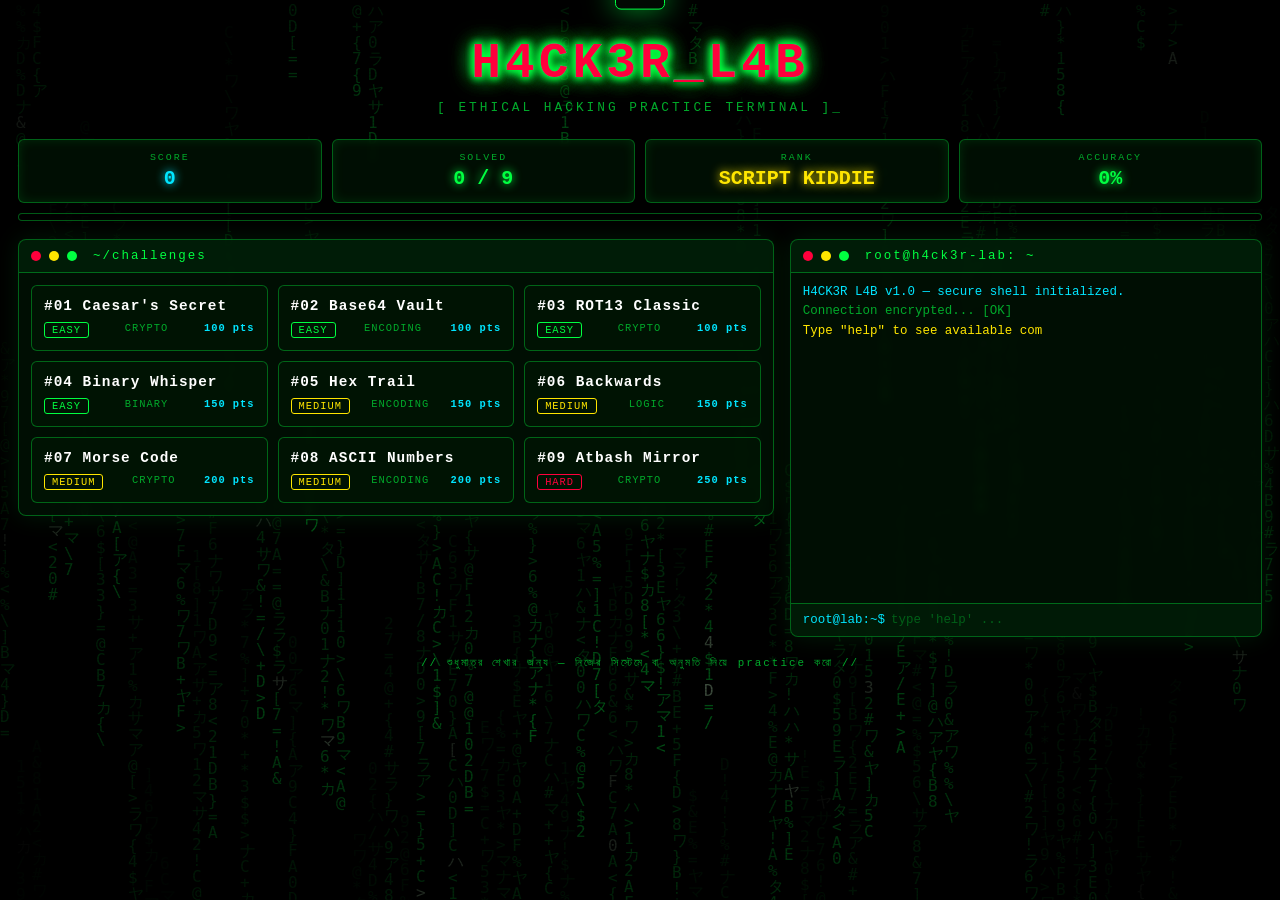
<file: ethicalhacking.html>
<!DOCTYPE html>
<html lang="bn">
<head>
<meta charset="UTF-8">
<meta name="viewport" content="width=device-width, initial-scale=1.0">
<title>H4CK3R L4B :: Practice Terminal</title>
<style>
:root{
  --green:#00ff41;
  --green-dim:#00aa2b;
  --cyan:#00e5ff;
  --red:#ff003c;
  --yellow:#ffe600;
  --panel:rgba(0,18,4,0.78);
  --border:rgba(0,255,65,0.35);
}
*{margin:0;padding:0;box-sizing:border-box}
html{scroll-behavior:smooth}
body{
  background:#000;
  color:var(--green);
  font-family:'Courier New',Consolas,monospace;
  min-height:100vh;
  overflow-x:hidden;
}
/* ===== BACKGROUND LAYERS ===== */
#matrix{position:fixed;inset:0;z-index:0;opacity:.35}
.scanlines{
  position:fixed;inset:0;z-index:1;pointer-events:none;
  background:repeating-linear-gradient(0deg,
    rgba(0,0,0,.18) 0px, rgba(0,0,0,.18) 1px,
    transparent 1px, transparent 3px);
}
.vignette{
  position:fixed;inset:0;z-index:1;pointer-events:none;
  background:radial-gradient(ellipse at center,transparent 35%,rgba(0,0,0,.9) 100%);
}
/* ===== LAYOUT ===== */
.wrap{position:relative;z-index:2;max-width:1350px;margin:0 auto;padding:18px}
header{text-align:center;padding:18px 0 6px}
.glitch{
  position:relative;display:inline-block;
  font-size:clamp(1.5rem,5.5vw,3.1rem);
  font-weight:bold;letter-spacing:4px;
  color:var(--green);
  text-shadow:0 0 8px var(--green),0 0 22px rgba(0,255,65,.6);
}
.glitch::before,.glitch::after{
  content:attr(data-text);position:absolute;left:0;top:0;width:100%;
}
.glitch::before{color:var(--cyan);animation:g1 2.6s infinite steps(2)}
.glitch::after{color:var(--red);animation:g2 3.1s infinite steps(2)}
@keyframes g1{
  0%,88%,100%{transform:translate(0);clip-path:inset(0 0 100% 0)}
  90%{transform:translate(-3px,2px);clip-path:inset(0 0 55% 0)}
  94%{transform:translate(3px,-2px);clip-path:inset(35% 0 30% 0)}
}
@keyframes g2{
  0%,86%,100%{transform:translate(0);clip-path:inset(100% 0 0 0)}
  88%{transform:translate(3px,-2px);clip-path:inset(60% 0 0 0)}
  92%{transform:translate(-3px,2px);clip-path:inset(20% 0 45% 0)}
}
.subtitle{
  margin-top:8px;font-size:.8rem;letter-spacing:3px;
  color:var(--green-dim);
}
.blink{animation:blink 1s steps(2) infinite}
@keyframes blink{50%{opacity:0}}

/* ===== STATS ===== */
.stats{
  display:grid;grid-template-columns:repeat(4,1fr);gap:10px;
  margin:18px 0;
}
.stat{
  background:var(--panel);border:1px solid var(--border);
  border-radius:6px;padding:12px 8px;text-align:center;
  backdrop-filter:blur(4px);
  box-shadow:0 0 12px rgba(0,255,65,.12) inset;
}
.stat .lbl{font-size:.62rem;letter-spacing:2px;color:var(--green-dim)}
.stat .val{
  font-size:1.25rem;font-weight:bold;margin-top:4px;
  text-shadow:0 0 10px currentColor;
}
#rankVal{color:var(--yellow)}
#scoreVal{color:var(--cyan)}
#solvedVal{color:var(--green)}
#barWrap{
  grid-column:1/-1;height:8px;border:1px solid var(--border);
  border-radius:4px;overflow:hidden;background:rgba(0,0,0,.6);
}
#bar{height:100%;width:0%;transition:width .6s ease;
  background:linear-gradient(90deg,var(--green),var(--cyan));
  box-shadow:0 0 12px var(--green)}

/* ===== MAIN GRID ===== */
.main{display:grid;grid-template-columns:1.6fr 1fr;gap:16px;align-items:start}
@media(max-width:960px){.main{grid-template-columns:1fr}.stats{grid-template-columns:repeat(2,1fr)}}

.panel{
  background:var(--panel);border:1px solid var(--border);
  border-radius:8px;backdrop-filter:blur(5px);
  box-shadow:0 0 24px rgba(0,255,65,.1);
  overflow:hidden;
}
.panel-head{
  display:flex;align-items:center;gap:8px;
  padding:9px 12px;border-bottom:1px solid var(--border);
  background:rgba(0,255,65,.06);font-size:.78rem;letter-spacing:2px;
}
.dot{width:10px;height:10px;border-radius:50%}
.d1{background:var(--red)}.d2{background:var(--yellow)}.d3{background:var(--green)}

/* ===== CHALLENGE CARDS ===== */
.cards{display:grid;grid-template-columns:repeat(auto-fill,minmax(230px,1fr));gap:10px;padding:12px;max-height:600px;overflow-y:auto}
.cards::-webkit-scrollbar{width:7px}
.cards::-webkit-scrollbar-thumb{background:var(--green-dim);border-radius:4px}
.cards::-webkit-scrollbar-track{background:rgba(0,0,0,.4)}

.card{
  position:relative;border:1px solid var(--border);border-radius:6px;
  padding:12px;cursor:pointer;background:rgba(0,25,5,.55);
  transition:.25s;overflow:hidden;
}
.card::after{
  content:'';position:absolute;inset:0;
  background:linear-gradient(120deg,transparent 40%,rgba(0,255,65,.18) 50%,transparent 60%);
  transform:translateX(-120%);transition:.5s;
}
.card:hover::after{transform:translateX(120%)}
.card:hover{
  transform:translateY(-3px);
  border-color:var(--green);
  box-shadow:0 0 18px rgba(0,255,65,.4);
}
.card.solved{border-color:var(--cyan);background:rgba(0,40,45,.6)}
.card.solved::before{
  content:'✓ SOLVED';position:absolute;top:8px;right:8px;
  font-size:.58rem;color:var(--cyan);letter-spacing:1px;
  text-shadow:0 0 8px var(--cyan);
}
.card h4{font-size:.9rem;margin-bottom:8px;color:#fff;letter-spacing:1px}
.meta{display:flex;justify-content:space-between;font-size:.65rem;color:var(--green-dim);letter-spacing:1px}
.tag{padding:1px 7px;border:1px solid currentColor;border-radius:3px}
.easy{color:#00ff41}.medium{color:var(--yellow)}.hard{color:var(--red)}
.pts{color:var(--cyan);font-weight:bold}

/* ===== TERMINAL ===== */
#termOut{
  padding:10px 12px;height:330px;overflow-y:auto;font-size:.78rem;
  line-height:1.55;white-space:pre-wrap;word-break:break-word;
}
#termOut::-webkit-scrollbar{width:7px}
#termOut::-webkit-scrollbar-thumb{background:var(--green-dim)}
.tin{color:#fff}
.tout{color:var(--green)}
.terr{color:var(--red)}
.tok{color:var(--cyan)}
.twa{color:var(--yellow)}
.tdim{color:var(--green-dim)}
.prompt-line{
  display:flex;align-items:center;gap:6px;padding:9px 12px;
  border-top:1px solid var(--border);background:rgba(0,255,65,.05);
}
.prompt{font-size:.78rem;color:var(--cyan);white-space:nowrap}
#cmdIn{
  flex:1;background:transparent;border:none;outline:none;
  color:var(--green);font-family:inherit;font-size:.78rem;
  caret-color:var(--green);
}
#cmdIn::placeholder{color:rgba(0,255,65,.3)}

/* ===== MODAL ===== */
.overlay{
  position:fixed;inset:0;z-index:50;display:none;
  align-items:center;justify-content:center;padding:18px;
  background:rgba(0,0,0,.85);backdrop-filter:blur(4px);
}
.overlay.on{display:flex;animation:fade .2s}
@keyframes fade{from{opacity:0}to{opacity:1}}
.modal{
  width:100%;max-width:560px;border:1px solid var(--green);
  border-radius:8px;background:#020a03;overflow:hidden;
  box-shadow:0 0 40px rgba(0,255,65,.45);
  animation:pop .25s ease;
}
@keyframes pop{from{transform:scale(.92);opacity:0}to{transform:scale(1);opacity:1}}
.modal-head{
  display:flex;justify-content:space-between;align-items:center;
  padding:10px 14px;border-bottom:1px solid var(--border);
  background:rgba(0,255,65,.07);font-size:.85rem;letter-spacing:2px;
}
.close{background:none;border:1px solid var(--red);color:var(--red);
  padding:2px 9px;border-radius:4px;cursor:pointer;font-family:inherit;font-size:.75rem}
.close:hover{background:var(--red);color:#000}
.modal-body{padding:16px;font-size:.83rem;line-height:1.7}
.modal-body .lbl2{color:var(--green-dim);font-size:.65rem;letter-spacing:2px;margin-top:14px;display:block}
.cipher{
  background:#000;border:1px dashed var(--border);border-radius:5px;
  padding:12px;margin:8px 0;color:var(--yellow);
  font-size:.95rem;letter-spacing:2px;word-break:break-all;
  text-shadow:0 0 10px rgba(255,230,0,.5);
}
.hintbox{
  display:none;margin-top:10px;padding:10px;
  border-left:3px solid var(--yellow);background:rgba(255,230,0,.07);
  color:var(--yellow);font-size:.78rem;
}
.hintbox.on{display:block;animation:fade .3s}
.submit-row{display:flex;gap:8px;margin-top:14px}
#flagIn{
  flex:1;background:#000;border:1px solid var(--border);border-radius:5px;
  padding:10px 12px;color:var(--green);font-family:inherit;font-size:.85rem;outline:none;
}
#flagIn:focus{border-color:var(--green);box-shadow:0 0 14px rgba(0,255,65,.4)}
.btn{
  background:transparent;border:1px solid var(--green);color:var(--green);
  padding:10px 18px;border-radius:5px;cursor:pointer;font-family:inherit;
  font-size:.8rem;letter-spacing:2px;transition:.2s;
}
.btn:hover{background:var(--green);color:#000;box-shadow:0 0 18px var(--green)}
.btn.warn{border-color:var(--yellow);color:var(--yellow)}
.btn.warn:hover{background:var(--yellow);color:#000;box-shadow:0 0 18px var(--yellow)}
.result{margin-top:10px;font-size:.82rem;min-height:20px;letter-spacing:1px}
.ok{color:var(--green);text-shadow:0 0 10px var(--green)}
.bad{color:var(--red);text-shadow:0 0 10px var(--red)}

/* ===== TOAST ===== */
#toast{
  position:fixed;top:20px;left:50%;transform:translate(-50%,-140%);
  z-index:99;padding:12px 24px;border-radius:6px;
  background:#020a03;border:1px solid var(--green);color:var(--green);
  font-size:.82rem;letter-spacing:2px;transition:.4s;
  box-shadow:0 0 30px rgba(0,255,65,.6);
}
#toast.on{transform:translate(-50%,0)}
footer{text-align:center;padding:20px;font-size:.68rem;color:var(--green-dim);letter-spacing:2px}
</style>
</head>
<body>

<canvas id="matrix"></canvas>
<div class="scanlines"></div>
<div class="vignette"></div>
<div id="toast"></div>

<div class="wrap">
  <header>
    <div class="glitch" data-text="H4CK3R_L4B">H4CK3R_L4B</div>
    <div class="subtitle">[ ETHICAL HACKING PRACTICE TERMINAL ]<span class="blink">_</span></div>
  </header>

  <div class="stats">
    <div class="stat"><div class="lbl">SCORE</div><div class="val" id="scoreVal">0</div></div>
    <div class="stat"><div class="lbl">SOLVED</div><div class="val" id="solvedVal">0 / 9</div></div>
    <div class="stat"><div class="lbl">RANK</div><div class="val" id="rankVal">SCRIPT KIDDIE</div></div>
    <div class="stat"><div class="lbl">ACCURACY</div><div class="val" id="accVal">0%</div></div>
    <div id="barWrap"><div id="bar"></div></div>
  </div>

  <div class="main">
    <!-- CHALLENGES -->
    <div class="panel">
      <div class="panel-head">
        <span class="dot d1"></span><span class="dot d2"></span><span class="dot d3"></span>
        <span style="margin-left:8px">~/challenges</span>
      </div>
      <div class="cards" id="cards"></div>
    </div>

    <!-- TERMINAL -->
    <div class="panel">
      <div class="panel-head">
        <span class="dot d1"></span><span class="dot d2"></span><span class="dot d3"></span>
        <span style="margin-left:8px">root@h4ck3r-lab: ~</span>
      </div>
      <div id="termOut"></div>
      <div class="prompt-line">
        <span class="prompt">root@lab:~$</span>
        <input id="cmdIn" autocomplete="off" spellcheck="false" placeholder="type 'help' ...">
      </div>
    </div>
  </div>

  <footer>// শুধুমাত্র শেখার জন্য — নিজের সিস্টেমে বা অনুমতি নিয়ে practice করো //</footer>
</div>

<!-- MODAL -->
<div class="overlay" id="overlay">
  <div class="modal">
    <div class="modal-head">
      <span id="mTitle">CHALLENGE</span>
      <button class="close" onclick="closeModal()">✕ CLOSE</button>
    </div>
    <div class="modal-body">
      <div id="mDesc"></div>
      <span class="lbl2">▸ CIPHER / DATA</span>
      <div class="cipher" id="mCipher"></div>
      <span class="lbl2">▸ DIFFICULTY / POINTS</span>
      <div style="margin-top:6px" id="mMeta"></div>
      <button class="btn warn" style="margin-top:12px;font-size:.7rem;padding:6px 14px"
              onclick="showHint()">? HINT</button>
      <div class="hintbox" id="mHint"></div>
      <span class="lbl2">▸ SUBMIT ANSWER (decoded text)</span>
      <div class="submit-row">
        <input id="flagIn" placeholder="এখানে decoded answer লেখো..." autocomplete="off">
        <button class="btn" onclick="submitFlag()">SUBMIT</button>
      </div>
      <div class="result" id="mResult"></div>
    </div>
  </div>
</div>

<script>
/* ============================================================
   MATRIX RAIN
============================================================ */
const cvs = document.getElementById('matrix');
const ctx = cvs.getContext('2d');
let cols, drops, FS = 16;
const GLYPHS = 'アカサタナハマヤラワ0123456789ABCDEF<>{}[]/\\$#@!%&*+=';
function sizeCanvas(){
  cvs.width = innerWidth; cvs.height = innerHeight;
  cols = Math.floor(cvs.width / FS);
  drops = new Array(cols).fill(1).map(()=>Math.random()*cvs.height/FS);
}
sizeCanvas();
addEventListener('resize', sizeCanvas);
function rain(){
  ctx.fillStyle = 'rgba(0,0,0,0.07)';
  ctx.fillRect(0,0,cvs.width,cvs.height);
  ctx.font = FS + 'px monospace';
  for(let i=0;i<drops.length;i++){
    const ch = GLYPHS[Math.floor(Math.random()*GLYPHS.length)];
    const y = drops[i]*FS;
    ctx.fillStyle = Math.random() > 0.97 ? '#ccffcc' : '#00ff41';
    ctx.fillText(ch, i*FS, y);
    if(y > cvs.height && Math.random() > 0.975) drops[i] = 0;
    drops[i]++;
  }
}
setInterval(rain, 50);

/* ============================================================
   CHALLENGE DATA
============================================================ */
const CHALLENGES = [
  {
    id:1, title:"Caesar's Secret", cat:"CRYPTO", diff:"Easy", pts:100,
    desc:"Julius Caesar তাঁর গোপন message-এর প্রতিটি letter কে <b>3 ঘর সামনে</b> সরিয়ে encrypt করতেন।<br>নিচের cipher decode করে আসল word বের করো।",
    cipher:"KHOOR",
    hint:"প্রতিটি letter 3 ঘর পিছনে নাও → K→H, H→E, O→L ...",
    answers:["hello"]
  },
  {
    id:2, title:"Base64 Vault", cat:"ENCODING", diff:"Easy", pts:100,
    desc:"Base64 হলো একটি encoding scheme (encryption না)। এটি decode করলেই আসল text পাওয়া যায়।",
    cipher:"aGFja2Vy",
    hint:"Base64 decode tool ব্যবহার করো, অথবা মনে রাখো: 'aGFja2Vy' = 8 character।",
    answers:["hacker"]
  },
  {
    id:3, title:"ROT13 Classic", cat:"CRYPTO", diff:"Easy", pts:100,
    desc:"ROT13 একটি simple substitution cipher — প্রতিটি letter কে 13 ঘর rotate করা হয়।<br>(A→N, B→O ...)",
    cipher:"URYYB",
    hint:"13 ঘর পিছনে সরাও। U→H, R→E, Y→L ...",
    answers:["hello"]
  },
  {
    id:4, title:"Binary Whisper", cat:"BINARY", diff:"Easy", pts:150,
    desc:"Computer শুধু 0 আর 1 বোঝে। নিচের binary কে ASCII text এ convert করো।<br><i>টিপস: প্রতি 8 bit = 1 character</i>",
    cipher:"01001000 01000001 01000011 01001011",
    hint:"01001000 = 72 = 'H' (ASCII table দেখো)",
    answers:["hack"]
  },
  {
    id:5, title:"Hex Trail", cat:"ENCODING", diff:"Medium", pts:150,
    desc:"Hexadecimal (base-16) এ encode করা একটা message। Decode করে flag বের করো।",
    cipher:"48 41 43 4B 45 52",
    hint:"0x48 = 72 = 'H'। প্রতিটি hex byte কে ASCII character এ convert করো।",
    answers:["hacker"]
  },
  {
    id:6, title:"Backwards", cat:"LOGIC", diff:"Medium", pts:150,
    desc:"কেউ একটি string সম্পূর্ণ উল্টো করে দিয়েছে। আসল word বের করো।",
    cipher:"rekcah",
    hint:"শুধু string টা reverse করো।",
    answers:["hacker"]
  },
  {
    id:7, title:"Morse Code", cat:"CRYPTO", diff:"Medium", pts:200,
    desc:"Samuel Morse এর বিখ্যাত code। dot (.) আর dash (-) দিয়ে letter গঠিত।<br>Decode করো।",
    cipher:".... .- -.-. -.-",
    hint:".... = H , .- = A , -.-. = C , -.- = K",
    answers:["hack"]
  },
  {
    id:8, title:"ASCII Numbers", cat:"ENCODING", diff:"Medium", pts:200,
    desc:"প্রতিটি number একটি ASCII character এর decimal মান। Convert করে word বানাও।",
    cipher:"72 97 99 107 101 114",
    hint:"97 = 'a' (lowercase), 65 = 'A' (uppercase)। ছোট হাতের অক্ষরে উত্তর দাও।",
    answers:["hacker"]
  },
  {
    id:9, title:"Atbash Mirror", cat:"CRYPTO", diff:"Hard", pts:250,
    desc:"Atbash cipher এ alphabet উল্টো করা হয় — A↔Z, B↔Y, C↔X ...<br>Decode করো।",
    cipher:"SVOOL",
    hint:"S→H, V→E, O→L, O→L, L→O। অর্থাৎ mirror করে দেখো।",
    answers:["hello"]
  }
];

/* ============================================================
   STATE
============================================================ */
let state = JSON.parse(localStorage.getItem('h4ck3rlab') || 'null') || {
  solved: [], attempts: 0, correct: 0
};
function save(){ localStorage.setItem('h4ck3rlab', JSON.stringify(state)); }

const RANKS = [
  {min:0,    name:"SCRIPT KIDDIE"},
  {min:300,  name:"NOVICE"},
  {min:600,  name:"HACKER"},
  {min:900,  name:"ELITE HACKER"},
  {min:1200, name:"CYBER NINJA"},
  {min:1400, name:"LEGEND"}
];
const TOTAL_PTS = CHALLENGES.reduce((a,c)=>a+c.pts,0);

/* ============================================================
   RENDER
============================================================ */
function renderCards(){
  const box = document.getElementById('cards');
  box.innerHTML = CHALLENGES.map(c=>{
    const done = state.solved.includes(c.id);
    return `<div class="card ${done?'solved':''}" onclick="openModal(${c.id})">
      <h4>#${String(c.id).padStart(2,'0')} ${c.title}</h4>
      <div class="meta">
        <span class="tag ${c.diff.toLowerCase()}">${c.diff.toUpperCase()}</span>
        <span>${c.cat}</span>
        <span class="pts">${c.pts} pts</span>
      </div>
    </div>`;
  }).join('');
}

function updateStats(){
  const solvedList = CHALLENGES.filter(c=>state.solved.includes(c.id));
  const score = solvedList.reduce((a,c)=>a+c.pts,0);
  const pct = Math.round((score/TOTAL_PTS)*100);
  const rank = [...RANKS].reverse().find(r=>score >= r.min).name;

  document.getElementById('scoreVal').textContent = score;
  document.getElementById('solvedVal').textContent = `${solvedList.length} / ${CHALLENGES.length}`;
  document.getElementById('rankVal').textContent = rank;
  document.getElementById('bar').style.width = pct + '%';
  const acc = state.attempts ? Math.round((state.correct/state.attempts)*100) : 0;
  document.getElementById('accVal').textContent = acc + '%';
}

/* ============================================================
   MODAL
============================================================ */
let active = null;
function openModal(id){
  active = CHALLENGES.find(c=>c.id === id);
  document.getElementById('mTitle').textContent = `#${id} :: ${active.title}`;
  document.getElementById('mDesc').innerHTML = active.desc;
  document.getElementById('mCipher').textContent = active.cipher;
  document.getElementById('mMeta').innerHTML =
    `<span class="tag ${active.diff.toLowerCase()}">${active.diff.toUpperCase()}</span>
     &nbsp; <span style="color:var(--cyan)">${active.pts} pts</span>
     &nbsp; <span style="color:var(--green-dim)">${active.cat}</span>`;
  document.getElementById('mHint').classList.remove('on');
  document.getElementById('mHint').textContent = '💡 ' + active.hint;
  document.getElementById('mResult').textContent = '';
  document.getElementById('flagIn').value = '';
  document.getElementById('overlay').classList.add('on');
  setTimeout(()=>document.getElementById('flagIn').focus(), 120);
}
function closeModal(){ document.getElementById('overlay').classList.remove('on'); }
function showHint(){ document.getElementById('mHint').classList.add('on'); }

document.getElementById('overlay').addEventListener('click', e=>{
  if(e.target.id === 'overlay') closeModal();
});
document.getElementById('flagIn').addEventListener('keydown', e=>{
  if(e.key === 'Enter') submitFlag();
});

/* ============================================================
   SUBMIT
============================================================ */
function normalize(s){ return s.trim().toLowerCase().replace(/\s+/g,' '); }

function submitFlag(silent){
  if(!active) return;
  const val = normalize(document.getElementById('flagIn').value);
  const res = document.getElementById('mResult');
  if(!val){ res.className='result bad'; res.textContent='✗ কিছু লেখো!'; return; }

  state.attempts++;
  const ok = active.answers.some(a => normalize(a) === val);

  if(ok){
    state.correct++;
    if(!state.solved.includes(active.id)){
      state.solved.push(active.id);
      beep(880, .12);
      setTimeout(()=>beep(1320,.14), 110);
      toast(`✔ ACCESS GRANTED :: +${active.pts} PTS`);
      termWrite(`[+] FLAG ACCEPTED on challenge #${active.id} — +${active.pts} pts`, 'tout');
    } else {
      toast('✔ ইতিমধ্যে solve করা হয়েছে');
    }
    res.className = 'result ok';
    res.textContent = '✔ CORRECT! Access granted.';
    save(); renderCards(); updateStats();
  } else {
    beep(180, .18);
    res.className = 'result bad';
    res.textContent = '✗ WRONG ANSWER. আবার চেষ্টা করো।';
    termWrite(`[-] FLAG REJECTED on challenge #${active.id}`, 'terr');
  }
  save(); updateStats();
}

/* ============================================================
   TOAST + BEEP
============================================================ */
let toastTimer;
function toast(msg){
  const t = document.getElementById('toast');
  t.textContent = msg; t.classList.add('on');
  clearTimeout(toastTimer);
  toastTimer = setTimeout(()=>t.classList.remove('on'), 2600);
}
let actx;
function beep(freq, dur){
  try{
    actx = actx || new (window.AudioContext || window.webkitAudioContext)();
    const o = actx.createOscillator(), g = actx.createGain();
    o.type='square'; o.frequency.value=freq;
    g.gain.setValueAtTime(.05, actx.currentTime);
    g.gain.exponentialRampToValueAtTime(.0001, actx.currentTime+dur);
    o.connect(g); g.connect(actx.destination);
    o.start(); o.stop(actx.currentTime+dur);
  }catch(e){}
}

/* ============================================================
   TERMINAL
============================================================ */
const termOut = document.getElementById('termOut');
const cmdIn = document.getElementById('cmdIn');

function termWrite(txt, cls){
  const div = document.createElement('div');
  div.className = cls || 'tout';
  div.innerHTML = txt;
  termOut.appendChild(div);
  termOut.scrollTop = termOut.scrollHeight;
}
function typeLine(txt, cls, delay=18){
  return new Promise(res=>{
    const div = document.createElement('div');
    div.className = cls || 'tout';
    termOut.appendChild(div);
    let i = 0;
    const t = setInterval(()=>{
      div.textContent = txt.slice(0, ++i);
      termOut.scrollTop = termOut.scrollHeight;
      if(i >= txt.length){ clearInterval(t); res(); }
    }, delay);
  });
}

async function bootTerminal(){
  await typeLine('H4CK3R L4B v1.0 — secure shell initialized.', 'tok', 12);
  await typeLine('Connection encrypted... [OK]', 'tdim', 8);
  await typeLine('Type "help" to see available commands.', 'twa', 12);
  termWrite('');
  termWrite('<span class="tdim">┌─ AVAILABLE CHALLENGES ─────────────────┐</span>');
  CHALLENGES.forEach(c=>{
    const done = state.solved.includes(c.id);
    termWrite(`  ${done?'<span class="tok">[✓]</span>':'<span class="terr">[ ]</span>'} #${String(c.id).padStart(2,'0')}  ${c.title.padEnd(20,' ')} <span class="tdim">${c.cat} / ${c.pts}pts</span>`);
  });
  termWrite('<span class="tdim">└────────────────────────────────────────┘</span>');
  termWrite('');
}

const HELP = `
<span class="tok">╔══════════════ COMMAND LIST ══════════════╗</span>
  <span class="twa">help</span>              — এই help menu দেখাও
  <span class="twa">ls</span>                — সব challenges list করো
  <span class="twa">open &lt;id&gt;</span>         — challenge খোলো (modal)
  <span class="twa">hint &lt;id&gt;</span>         — challenge এর hint দেখাও
  <span class="twa">solve &lt;id&gt; &lt;ans&gt;</span>   — সরাসরি answer submit করো
  <span class="twa">score</span>             — তোমার current score দেখাও
  <span class="twa">whoami</span>            — user info
  <span class="twa">banner</span>            — banner দেখাও
  <span class="twa">clear</span>             — terminal clear করো
  <span class="twa">reset</span>             — সব progress মুছে ফেলো
<span class="tok">╚══════════════════════════════════════════╝</span>
`;

function handleCmd(raw){
  const input = raw.trim();
  termWrite(`<span class="prompt">root@lab:~$</span> <span class="tin">${escapeHtml(input)}</span>`);
  if(!input) return;

  const [cmd, ...args] = input.split(/\s+/);
  const c = cmd.toLowerCase();

  switch(c){
    case 'help':
      termWrite(HELP);
      break;

    case 'ls':
      termWrite('<span class="tdim">ID   TITLE                 CAT        DIFF     PTS   STATUS</span>');
      CHALLENGES.forEach(ch=>{
        const done = state.solved.includes(ch.id);
        termWrite(`${String(ch.id).padStart(2,'0')}   ${ch.title.padEnd(21,' ')} ${ch.cat.padEnd(10,' ')} ${ch.diff.padEnd(8,' ')} ${String(ch.pts).padEnd(5,' ')} ${done?'<span class="tok">SOLVED ✓</span>':'<span class="terr">UNSOLVED</span>'}`);
      });
      break;

    case 'open': {
      const id = parseInt(args[0]);
      const ch = CHALLENGES.find(x=>x.id===id);
      if(!ch){ termWrite('[-] Challenge পাওয়া যায়নি। "ls" দিয়ে দেখো।','terr'); break; }
      openModal(id);
      termWrite(`[+] Opening challenge #${id} :: ${ch.title}...`,'tok');
      break;
    }

    case 'hint': {
      const id = parseInt(args[0]);
      const ch = CHALLENGES.find(x=>x.id===id);
      if(!ch){ termWrite('[-] Invalid ID।','terr'); break; }
      termWrite(`[?] HINT for #${id}: <span class="twa">${ch.hint}</span>`);
      break;
    }

    case 'solve': {
      const id = parseInt(args[0]);
      const ans = args.slice(1).join(' ');
      const ch = CHALLENGES.find(x=>x.id===id);
      if(!ch){ termWrite('[-] Invalid ID। "ls" দিয়ে দেখো।','terr'); break; }
      if(!ans){ termWrite('[-] Usage: solve <id> <answer>','terr'); break; }
      if(state.solved.includes(id)){ termWrite('[i] এটা তো আগেই solve করা!','twa'); break; }

      state.attempts++;
      const ok = ch.answers.some(a=>normalize(a)===normalize(ans));
      if(ok){
        state.correct++;
        state.solved.push(id);
        save(); renderCards(); updateStats();
        termWrite(`[+] ✔ CORRECT! Flag accepted. +${ch.pts} pts`,'tok');
        toast(`✔ SOLVED :: ${ch.title} +${ch.pts} PTS`);
        beep(880,.12); setTimeout(()=>beep(1320,.14),110);
      } else {
        save(); updateStats();
        termWrite('[-] ✗ WRONG ANSWER. আবার চেষ্টা করো।','terr');
        beep(180,.18);
      }
      break;
    }

    case 'score': {
      const solvedList = CHALLENGES.filter(x=>state.solved.includes(x.id));
      const score = solvedList.reduce((a,x)=>a+x.pts,0);
      const rank = [...RANKS].reverse().find(r=>score>=r.min).name;
      termWrite(`<span class="tok">┌─ STATS ────────────────┐</span>`);
      termWrite(`  SCORE   : <span class="tok">${score} / ${TOTAL_PTS}</span>`);
      termWrite(`  SOLVED  : <span class="tok">${solvedList.length} / ${CHALLENGES.length}</span>`);
      termWrite(`  RANK    : <span class="twa">${rank}</span>`);
      termWrite(`  ACCURACY: <span class="tok">${state.attempts?Math.round(state.correct/state.attempts*100):0}%</span>`);
      termWrite(`<span class="tok">└────────────────────────┘</span>`);
      break;
    }

    case 'whoami':
      termWrite(`root<span class="tdim">@</span>h4ck3r-lab`);
      termWrite(`<span class="tdim">uid=1337(learner) gid=1337(ethical) groups=cyber,security</span>`);
      termWrite(`<span class="twa">Status: LEARNING MODE — শুধু শেখার জন্য practice করো!</span>`);
      break;

    case 'banner':
      termWrite(`<span class="tok">
 ██╗  ██╗██╗  ██╗ ██████╗██╗  ██╗██████╗ ██╗      █████╗ ██████╗
 ██║  ██║██║  ██║██╔════╝██║ ██╔╝██╔══██╗██║     ██╔══██╗██╔══██╗
 ███████║███████║██║     █████╔╝ ██████╔╝██║     ███████║██████╔╝
 ██╔══██║╚════██║██║     ██╔═██╗ ██╔══██╗██║     ██╔══██║██╔══██╗
 ██║  ██║     ██║╚██████╗██║  ██╗██║  ██║███████╗██║  ██║██████╔╝
 ╚═╝  ╚═╝     ╚═╝ ╚═════╝╚═╝  ╚═╝╚═╝  ╚═╝╚══════╝╚═╝  ╚═╝╚═════╝
      </span>`);
      break;

    case 'clear':
      termOut.innerHTML = '';
      break;

    case 'reset':
      state = {solved:[], attempts:0, correct:0};
      save(); renderCards(); updateStats();
      termWrite('[!] সব progress reset হয়েছে।','twa');
      toast('PROGRESS RESET');
      break;

    default:
      termWrite(`[-] command not found: <span class="terr">${escapeHtml(c)}</span> — "help" টাইপ করো`,'terr');
  }
}

function escapeHtml(s){
  return s.replace(/[&<>"']/g, m=>({ '&':'&amp;','<':'&lt;','>':'&gt;','"':'&quot;',"'":'&#39;' }[m]));
}

cmdIn.addEventListener('keydown', e=>{
  if(e.key === 'Enter'){
    const v = cmdIn.value;
    cmdIn.value = '';
    handleCmd(v);
    beep(600, .02);
  }
});
document.addEventListener('click', ()=>{
  if(innerWidth > 960 && !document.getElementById('overlay').classList.contains('on')){
    cmdIn.focus();
  }
});

/* ============================================================
   INIT
============================================================ */
renderCards();
updateStats();
bootTerminal();
</script>
</body>
</html>
</file>
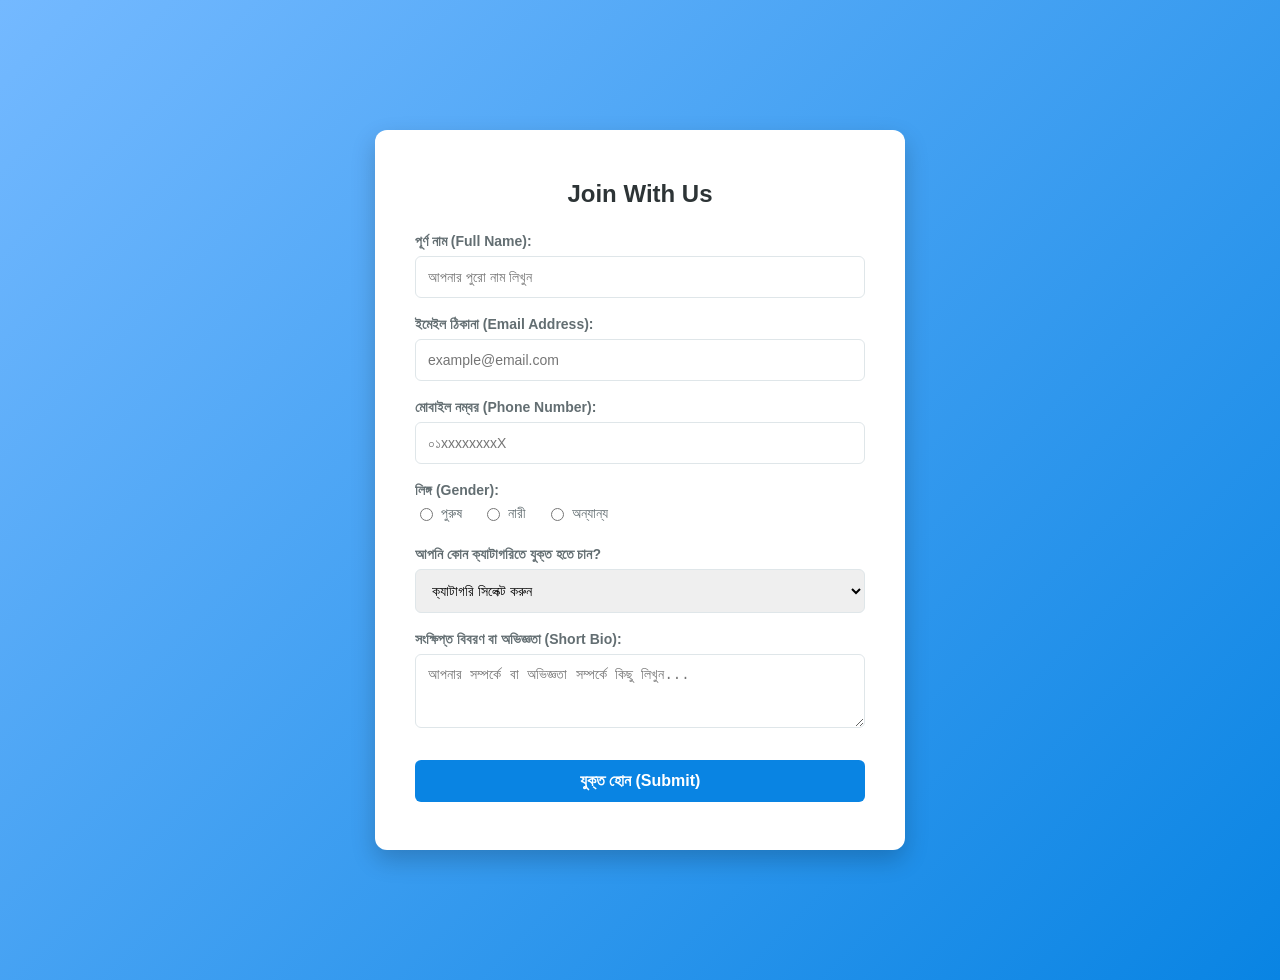
<file: jws.html>
<!DOCTYPE html>
<html lang="bn">
<head>
    <meta charset="UTF-8">
    <meta name="viewport" content="width=device-width, initial-scale=1.0">
    <title>Join With Us Form</title>
    <style>
        body {
            font-family: 'Segoe UI', Tahoma, Geneva, Verdana, sans-serif;
            background: linear-gradient(135deg, #74b9ff, #0984e3);
            margin: 0;
            padding: 40px 20px;
            display: flex;
            justify-content: center;
            align-items: center;
            min-height: 100vh;
        }
        .join-container {
            background: #ffffff;
            padding: 30px 40px;
            border-radius: 12px;
            box-shadow: 0 10px 25px rgba(0, 0, 0, 0.2);
            width: 100%;
            max-width: 450px;
        }
        h2 {
            text-align: center;
            color: #2d3436;
            margin-bottom: 25px;
        }
        .form-group {
            margin-bottom: 18px;
        }
        .form-group label {
            display: block;
            margin-bottom: 6px;
            font-weight: 600;
            color: #636e72;
            font-size: 14px;
        }
        .form-group input, 
        .form-group select, 
        .form-group textarea {
            width: 100%;
            padding: 12px;
            box-sizing: border-box;
            border: 1px solid #dfe6e9;
            border-radius: 6px;
            font-size: 14px;
            transition: all 0.3s ease;
        }
        .form-group input:focus, 
        .form-group select:focus, 
        .form-group textarea:focus {
            border-color: #0984e3;
            box-shadow: 0 0 5px rgba(9, 132, 227, 0.3);
            outline: none;
        }
        .radio-group {
            display: flex;
            gap: 20px;
            main-top: 5px;
        }
        .radio-group label {
            font-weight: normal;
            cursor: pointer;
            display: flex;
            align-items: center;
            gap: 5px;
        }
        /* ডায়নামিক ইনপুট বক্সের স্টাইল */
        #other-role-group {
            display: none;
            margin-top: 10px;
        }
        .form-group button {
            background-color: #0984e3;
            color: white;
            padding: 12px;
            border: none;
            border-radius: 6px;
            cursor: pointer;
            width: 100%;
            font-size: 16px;
            font-weight: bold;
            transition: background 0.3s ease;
            margin-top: 10px;
        }
        .form-group button:hover {
            background-color: #0765b0;
        }
    </style>
</head>
<body>

    <div class="join-container">
        <h2>Join With Us </h2>
        <form action="#" method="POST">
            
            <div class="form-group">
                <label for="fullname">পূর্ণ নাম (Full Name):</label>
                <input type="text" id="fullname" name="fullname" required placeholder="আপনার পুরো নাম লিখুন">
            </div>
            
            <div class="form-group">
                <label for="email">ইমেইল ঠিকানা (Email Address):</label>
                <input type="email" id="email" name="email" required placeholder="example@email.com">
            </div>

            <div class="form-group">
                <label for="phone">মোবাইল নম্বর (Phone Number):</label>
                <input type="tel" id="phone" name="phone" required placeholder="০১xxxxxxxxX">
            </div>

            <div class="form-group">
                <label>লিঙ্গ (Gender):</label>
                <div class="radio-group">
                    <label><input type="radio" name="gender" value="male" required> পুরুষ</label>
                    <label><input type="radio" name="gender" value="female"> নারী</label>
                    <label><input type="radio" name="gender" value="other"> অন্যান্য</label>
                </div>
            </div>

            <div class="form-group">
                <label for="role">আপনি কোন ক্যাটাগরিতে যুক্ত হতে চান?</label>
                <select id="role" name="role" required onchange="checkOtherRole(this)">
                    <option value="" disabled selected>ক্যাটাগরি সিলেক্ট করুন</option>
                    <option value="member">সাধারণ সদস্য (General Member)</option>
                    <option value="volunteer">স্বেচ্ছাসেবক (Volunteer)</option>
                    <option value="developer">ডেভেলপার / টেক টিম (Developer)</option>
                    <option value="content-creator">কন্টেন্ট রাইটার (Content Writer)</option>
                    <option value="other">অন্যান্য (Other)</option>
                </select>
            </div>

            <!-- অন্যান্য সিলেক্ট করলে এই ফিল্ডটি দেখা যাবে -->
            <div class="form-group" id="other-role-group">
                <label for="custom-role">আপনার ক্যাটাগরি লিখুন:</label>
                <input type="text" id="custom-role" name="custom_role" placeholder="এখানে আপনার ক্যাটাগরি লিখুন">
            </div>
            
            <div class="form-group">
                <label for="bio">সংক্ষিপ্ত বিবরণ বা অভিজ্ঞতা (Short Bio):</label>
                <textarea id="bio" name="bio" rows="3" placeholder="আপনার সম্পর্কে বা অভিজ্ঞতা সম্পর্কে কিছু লিখুন..."></textarea>
            </div>
            
            <div class="form-group">
                <button type="submit">যুক্ত হোন (Submit)</button>
            </div>

        </form>
    </div>

    <!-- জাভাস্ক্রিপ্ট কোড যা 'অন্যান্য' অপشن হ্যান্ডেল করবে -->
    <script>
      alert("ইহা একটি পরীক্ষামূলক পেইজ। এথায় পত্র পূর করিয়া প্রদান করিলে আপাতোতো কিছুই হইবে না। তবে আমরা ইহা কর্যকর করতে চেষ্টা চালাচ্ছি। বিস্তারিত জানতে এ্যাডমিনদের সাথে কথা বলুন ও আমাদের পাশেই থাকুন")
        function checkOtherRole(select) {
            const otherGroup = document.getElementById('other-role-group');
            const customRoleInput = document.getElementById('custom-role');
            
            if (select.value === 'other') {
                otherGroup.style.display = 'block';
                customRoleInput.setAttribute('required', 'required'); // বাধ্যতামূলক করা হলো
            } else {
                otherGroup.style.display = 'none';
                customRoleInput.removeAttribute('required');
                customRoleInput.value = ''; // ফিল্ড রিসেট করা
            }
        }
    </script>

</body>
</html>
</file>
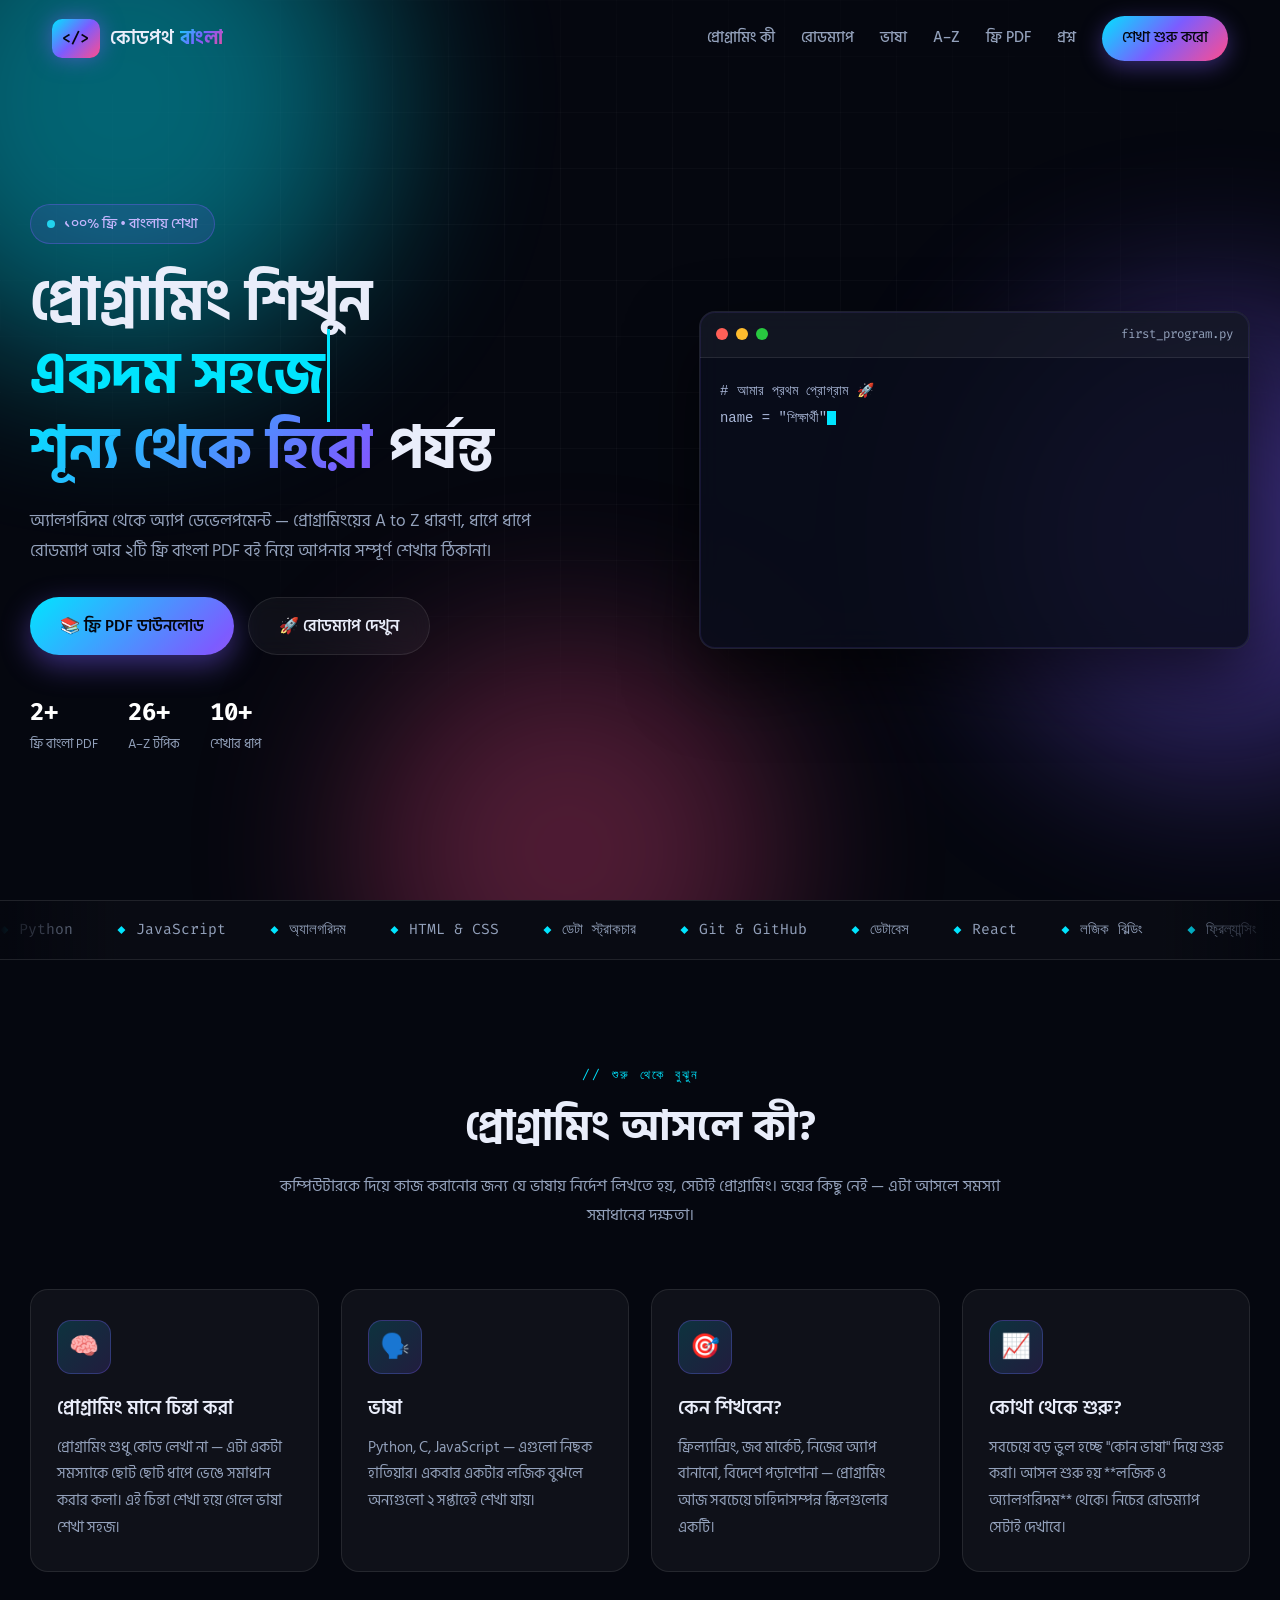
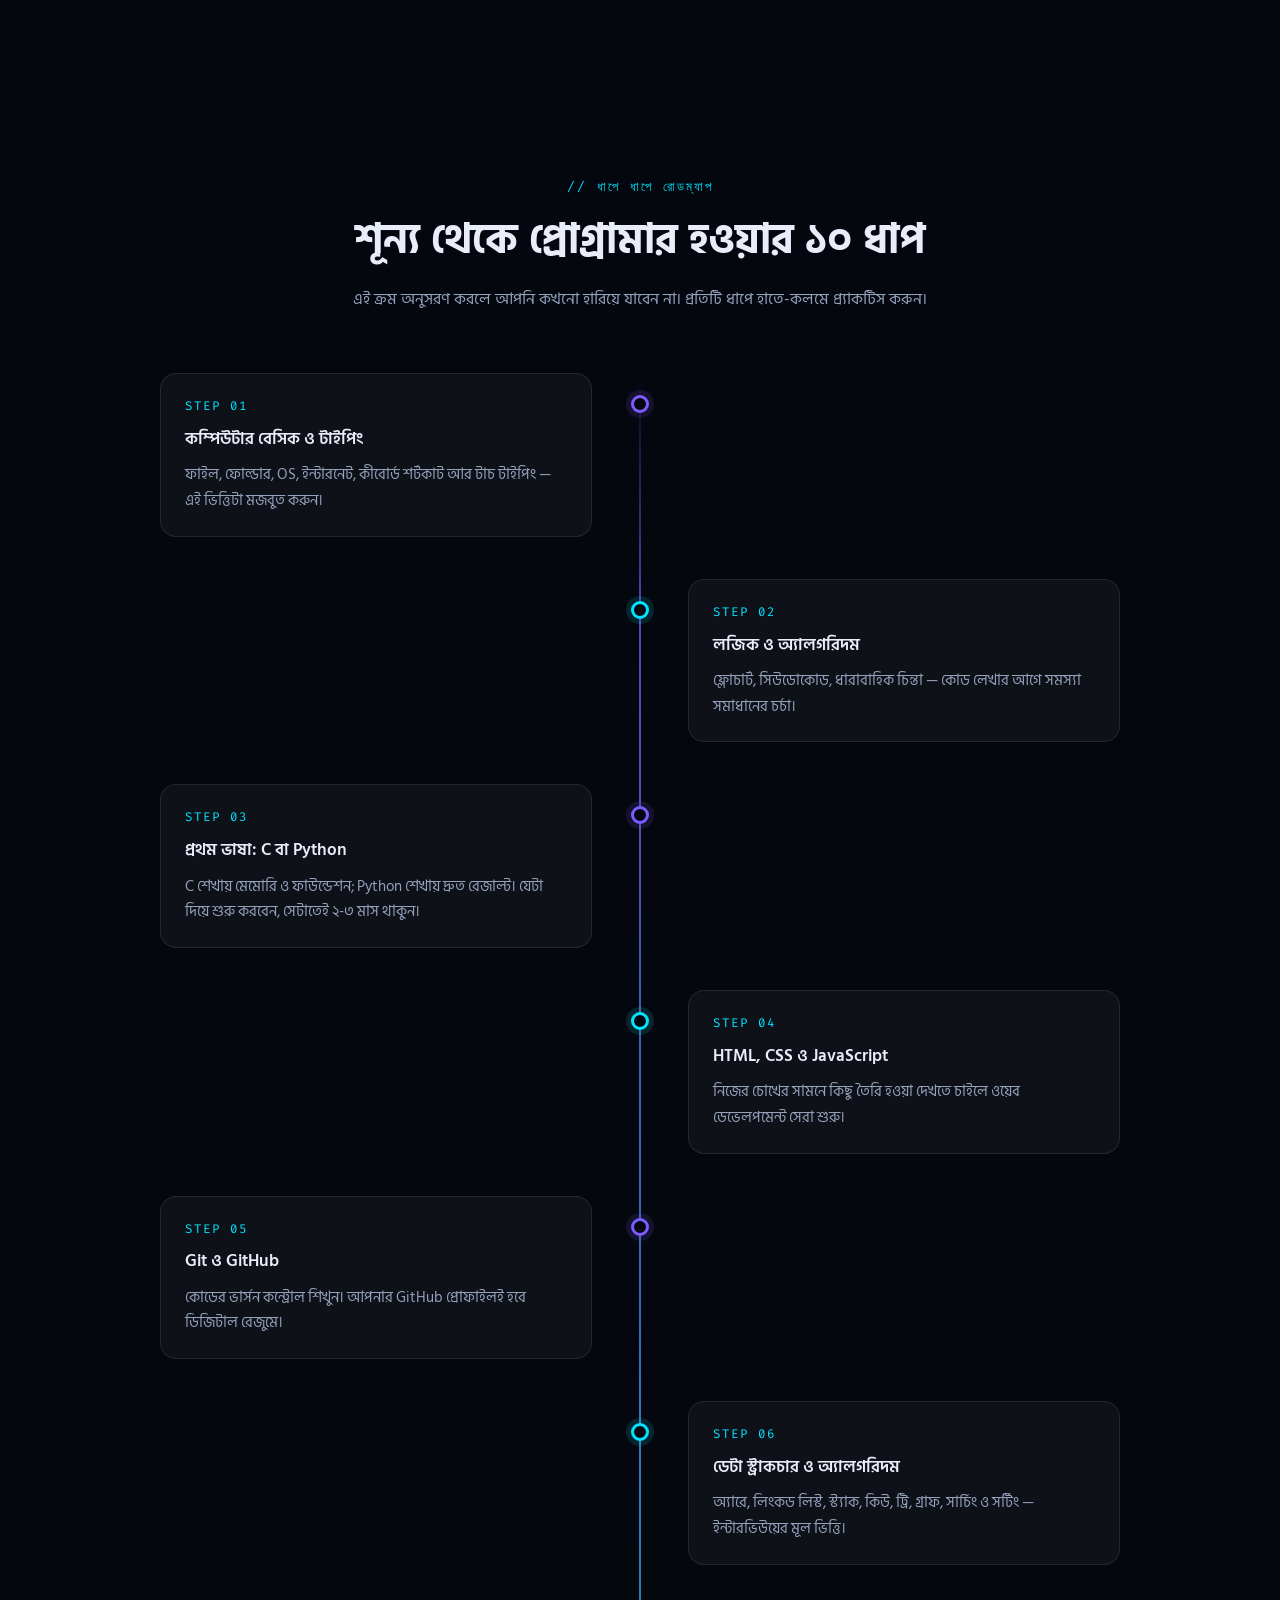
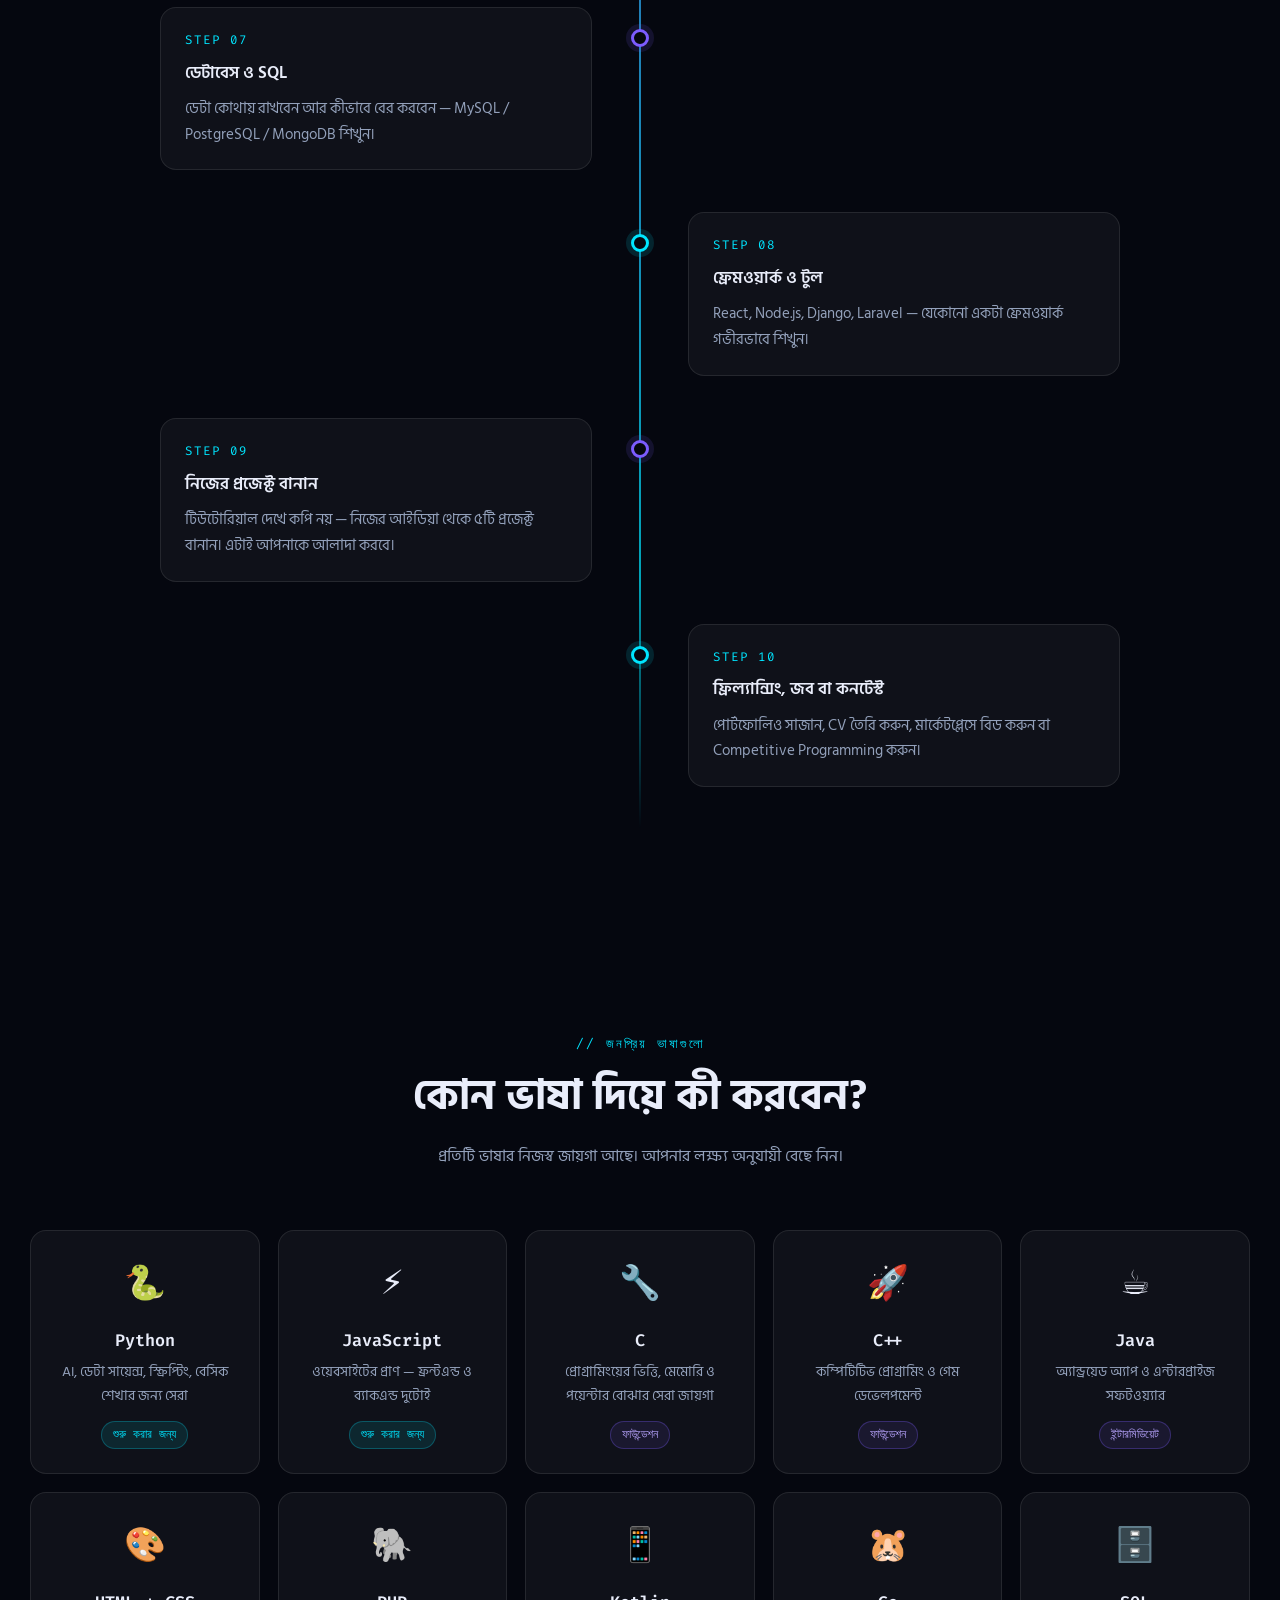
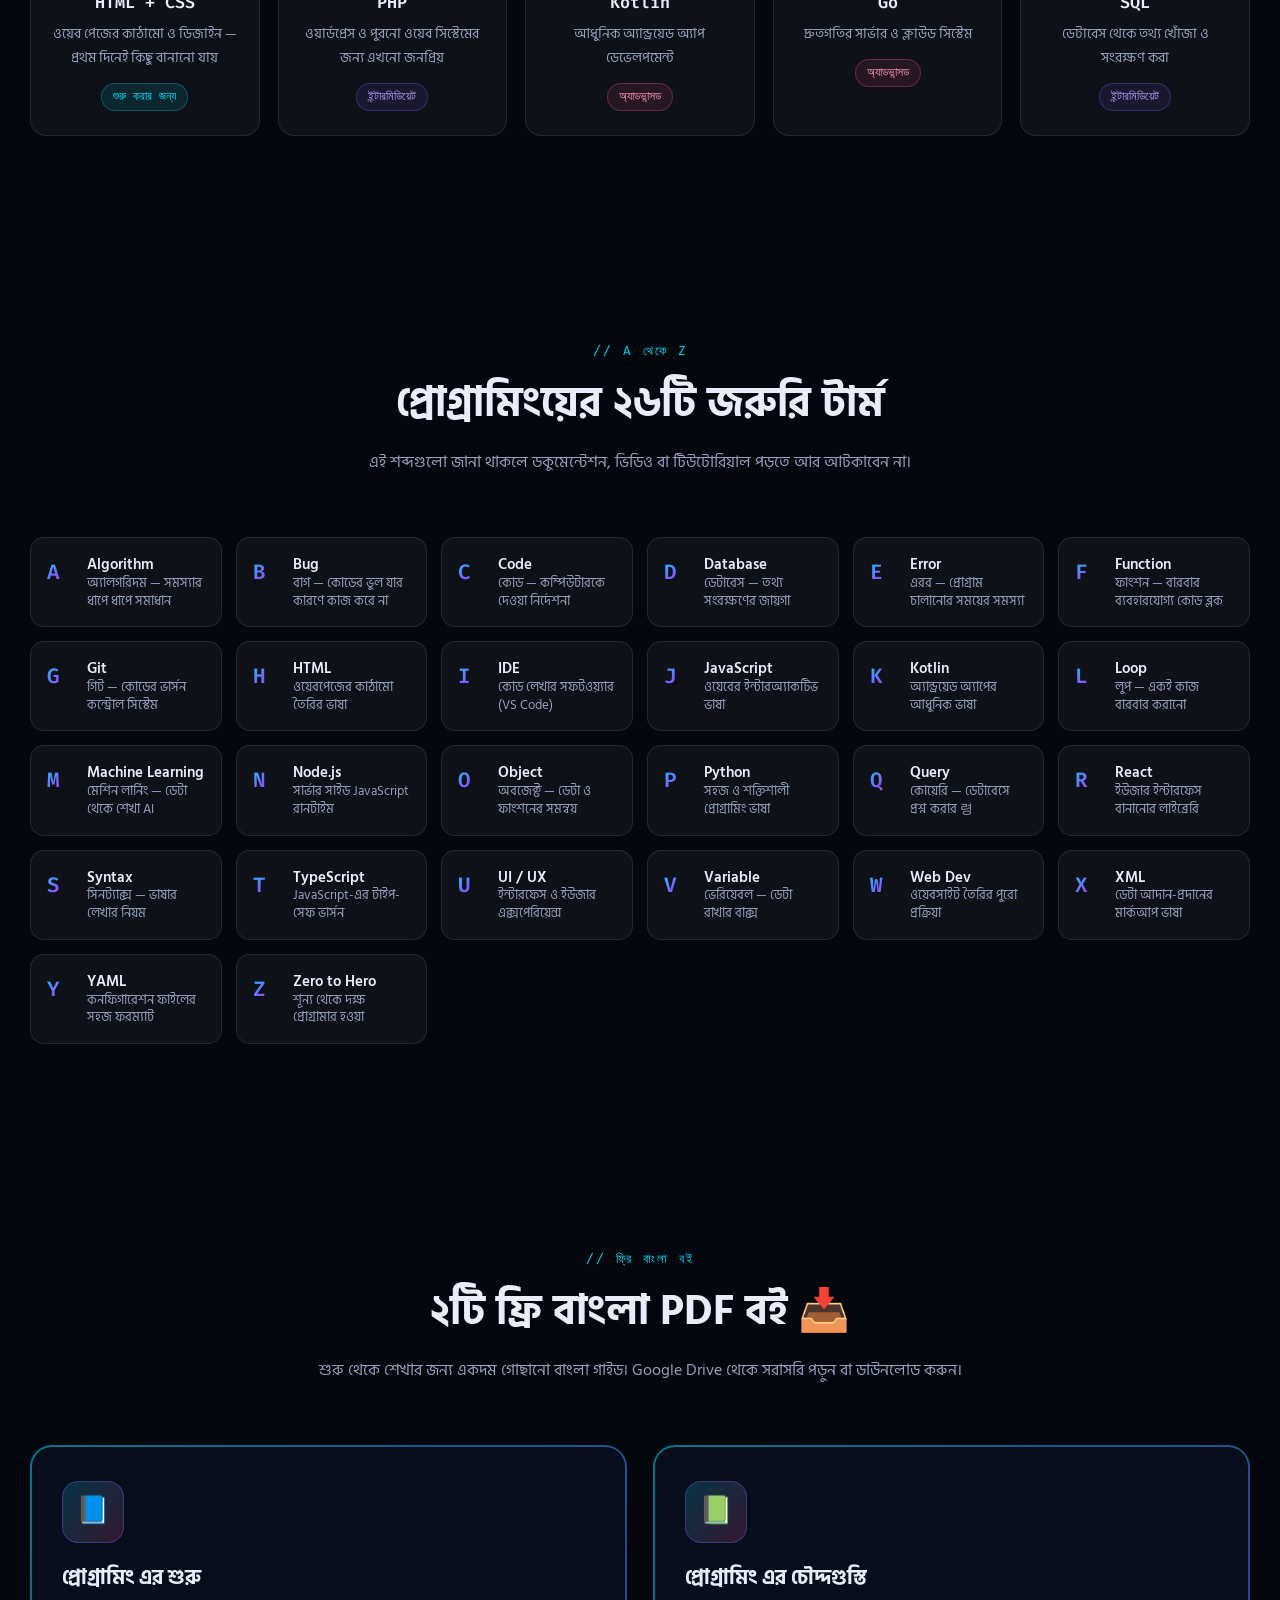
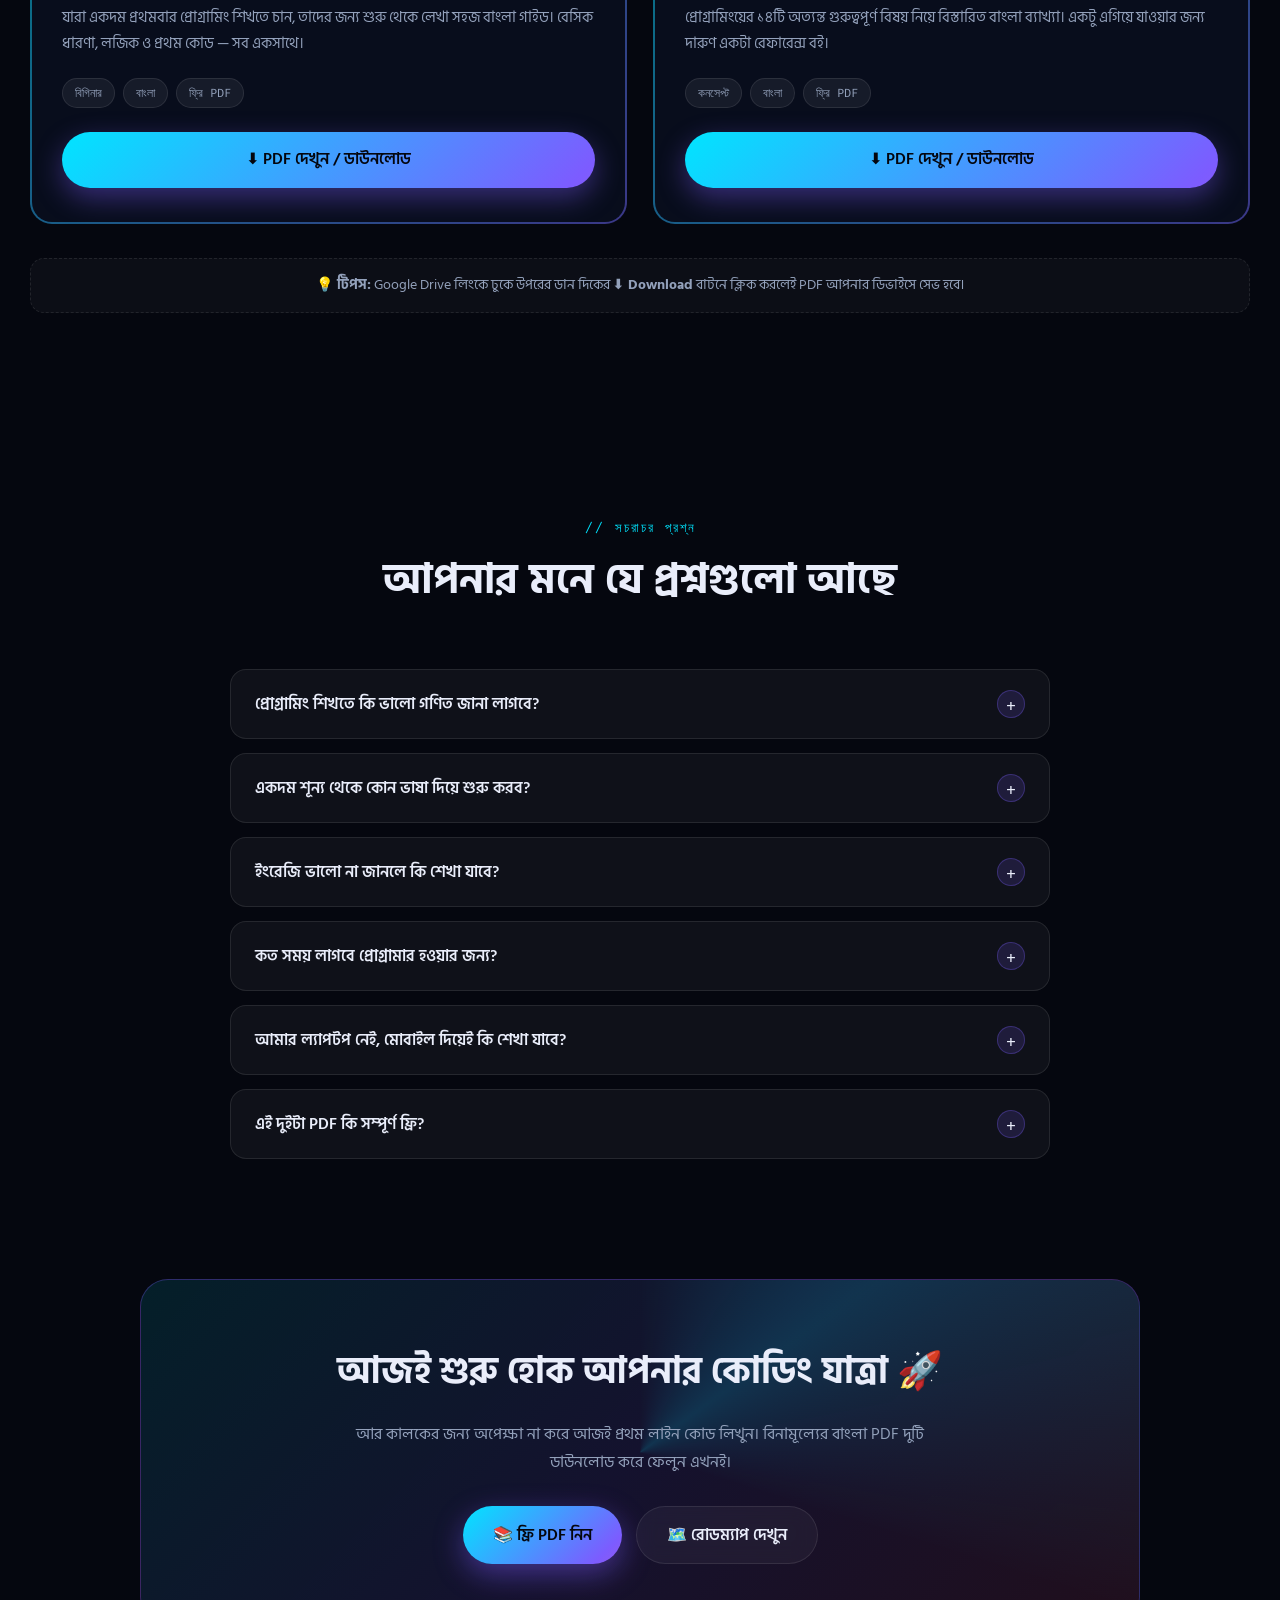
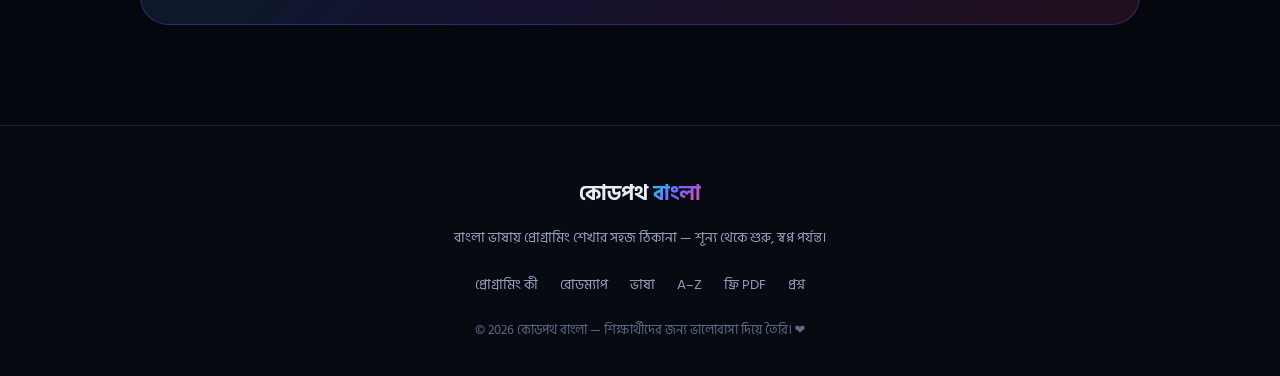
<file: programming.html>
<!DOCTYPE html>
<html lang="bn">
<head>
<meta charset="UTF-8">
<meta name="viewport" content="width=device-width, initial-scale=1.0">
<title>কোডপথ বাংলা — প্রোগ্রামিং শেখার সহজ পথ</title>
<meta name="description" content="শূন্য থেকে প্রোগ্রামিং শিখুন একদম বাংলায়। A to Z রোডম্যাপ, ফ্রি বাংলা PDF বই এবং ধাপে ধাপে গাইড।">
<link rel="preconnect" href="https://fonts.googleapis.com">
<link rel="preconnect" href="https://fonts.gstatic.com" crossorigin>
<link href="https://fonts.googleapis.com/css2?family=Hind+Siliguri:wght@300;400;500;600;700&family=Fira+Code:wght@400;600&display=swap" rel="stylesheet">
<style>
/* ================= BASE ================= */
*{margin:0;padding:0;box-sizing:border-box}
:root{
  --bg:#05070f;
  --bg2:#0a0f1f;
  --card:rgba(255,255,255,.045);
  --card2:rgba(255,255,255,.075);
  --stroke:rgba(255,255,255,.09);
  --txt:#e9edfa;
  --muted:#93a1bb;
  --c1:#00e5ff;
  --c2:#7c5cff;
  --c3:#ff4d8d;
  --grad:linear-gradient(135deg,#00e5ff 0%,#7c5cff 50%,#ff4d8d 100%);
  --radius:18px;
}
html{scroll-behavior:smooth;scroll-padding-top:90px}
body{
  font-family:'Hind Siliguri',system-ui,sans-serif;
  background:var(--bg);
  color:var(--txt);
  overflow-x:hidden;
  line-height:1.75;
  -webkit-font-smoothing:antialiased;
}
::selection{background:var(--c2);color:#fff}
::-webkit-scrollbar{width:10px}
::-webkit-scrollbar-track{background:#080c17}
::-webkit-scrollbar-thumb{background:linear-gradient(var(--c1),var(--c2));border-radius:10px}

a{text-decoration:none;color:inherit}
img{max-width:100%}

/* ================= BACKGROUND ================= */
.bg-layer{position:fixed;inset:0;z-index:-3;overflow:hidden;pointer-events:none}
.orb{position:absolute;border-radius:50%;filter:blur(90px);opacity:.42;animation:float 18s ease-in-out infinite}
.orb.o1{width:520px;height:520px;background:#00e5ff;top:-160px;left:-140px}
.orb.o2{width:460px;height:460px;background:#7c5cff;top:34%;right:-170px;animation-delay:-6s}
.orb.o3{width:420px;height:420px;background:#ff4d8d;bottom:-160px;left:28%;animation-delay:-11s;opacity:.3}
@keyframes float{
  0%,100%{transform:translate(0,0) scale(1)}
  33%{transform:translate(60px,-50px) scale(1.12)}
  66%{transform:translate(-50px,40px) scale(.93)}
}
.grid-bg{
  position:fixed;inset:0;z-index:-2;pointer-events:none;
  background-image:linear-gradient(rgba(255,255,255,.028) 1px,transparent 1px),
                   linear-gradient(90deg,rgba(255,255,255,.028) 1px,transparent 1px);
  background-size:56px 56px;
  mask-image:radial-gradient(ellipse 75% 65% at 50% 35%,#000 25%,transparent 78%);
  -webkit-mask-image:radial-gradient(ellipse 75% 65% at 50% 35%,#000 25%,transparent 78%);
}
#particles{position:fixed;inset:0;z-index:-1;pointer-events:none;overflow:hidden}
.pt{
  position:absolute;font-family:'Fira Code',monospace;font-size:14px;
  color:rgba(124,92,255,.5);user-select:none;
  animation:rise linear infinite;
}
@keyframes rise{
  0%{transform:translateY(0) rotate(0);opacity:0}
  10%{opacity:.85}
  90%{opacity:.55}
  100%{transform:translateY(-110vh) rotate(360deg);opacity:0}
}

/* ================= PROGRESS ================= */
.progress{
  position:fixed;top:0;left:0;height:3px;width:0;z-index:999;
  background:var(--grad);box-shadow:0 0 14px rgba(124,92,255,.9);
  transition:width .1s linear;
}

/* ================= NAV ================= */
.nav{
  position:fixed;top:0;left:0;right:0;z-index:900;
  transition:all .4s ease;
}
.nav.scrolled{
  background:rgba(6,9,19,.78);
  backdrop-filter:blur(18px);
  -webkit-backdrop-filter:blur(18px);
  border-bottom:1px solid var(--stroke);
}
.nav-inner{
  max-width:1220px;margin:0 auto;padding:16px 22px;
  display:flex;align-items:center;justify-content:space-between;gap:20px;
}
.logo{display:flex;align-items:center;gap:10px;font-size:1.18rem;font-weight:600;letter-spacing:.2px}
.logo-mark{
  font-family:'Fira Code',monospace;font-size:.95rem;font-weight:600;
  background:var(--grad);color:#04060e;
  padding:6px 10px;border-radius:10px;
  box-shadow:0 0 22px rgba(124,92,255,.55);
  animation:pulseGlow 3s ease-in-out infinite;
}
@keyframes pulseGlow{
  0%,100%{box-shadow:0 0 18px rgba(124,92,255,.45)}
  50%{box-shadow:0 0 34px rgba(0,229,255,.75)}
}
.logo b{background:var(--grad);-webkit-background-clip:text;background-clip:text;-webkit-text-fill-color:transparent}
.links{display:flex;align-items:center;gap:26px;font-size:.95rem}
.links a{color:var(--muted);position:relative;transition:color .25s;font-weight:500}
.links a:not(.btn-sm)::after{
  content:'';position:absolute;left:0;bottom:-6px;height:2px;width:0;
  background:var(--grad);border-radius:2px;transition:width .3s ease;
}
.links a:not(.btn-sm):hover{color:#fff}
.links a:not(.btn-sm):hover::after{width:100%}
.btn-sm{
  background:var(--grad);color:#04060e!important;font-weight:600;
  padding:9px 20px;border-radius:50px;
  box-shadow:0 6px 22px rgba(124,92,255,.4);
  transition:transform .25s,box-shadow .25s;
}
.btn-sm:hover{transform:translateY(-2px);box-shadow:0 10px 30px rgba(0,229,255,.55)}
.menu-btn{
  display:none;background:var(--card);border:1px solid var(--stroke);
  color:#fff;font-size:1.3rem;width:42px;height:42px;border-radius:12px;cursor:pointer;
}

/* ================= HERO ================= */
.hero{
  min-height:100vh;display:flex;align-items:center;
  padding:130px 22px 70px;position:relative;
}
.hero-inner{
  max-width:1220px;margin:0 auto;width:100%;
  display:grid;grid-template-columns:1.05fr .95fr;gap:60px;align-items:center;
}
.badge{
  display:inline-flex;align-items:center;gap:9px;
  background:rgba(124,92,255,.13);border:1px solid rgba(124,92,255,.35);
  color:#c4b5fd;padding:7px 16px;border-radius:50px;
  font-size:.86rem;font-weight:500;margin-bottom:22px;
}
.badge .dot-live{
  width:8px;height:8px;border-radius:50%;background:#22d3ee;
  box-shadow:0 0 0 0 rgba(34,211,238,.7);animation:blip 1.8s infinite;
}
@keyframes blip{
  0%{box-shadow:0 0 0 0 rgba(34,211,238,.7)}
  70%{box-shadow:0 0 0 12px rgba(34,211,238,0)}
  100%{box-shadow:0 0 0 0 rgba(34,211,238,0)}
}
.hero h1{
  font-size:clamp(2.1rem,5.2vw,3.6rem);
  line-height:1.28;font-weight:700;letter-spacing:-.5px;margin-bottom:18px;
}
.grad-text{
  background:var(--grad);background-size:200% auto;
  -webkit-background-clip:text;background-clip:text;-webkit-text-fill-color:transparent;
  animation:shine 5s linear infinite;
}
@keyframes shine{to{background-position:200% center}}
.typed-wrap{display:block;min-height:1.3em}
#typed{color:var(--c1);border-right:3px solid var(--c1);padding-right:4px;animation:blink 1s step-end infinite}
@keyframes blink{50%{border-color:transparent}}
.hero p.lead{color:var(--muted);font-size:1.06rem;max-width:560px;margin-bottom:32px}
.hero-btns{display:flex;flex-wrap:wrap;gap:14px;margin-bottom:36px}
.btn{
  display:inline-flex;align-items:center;gap:9px;
  padding:14px 30px;border-radius:50px;font-weight:600;font-size:1rem;
  cursor:pointer;border:none;transition:all .3s cubic-bezier(.2,.8,.3,1);
}
.btn-primary{
  background:var(--grad);color:#04060e;background-size:200% auto;
  box-shadow:0 10px 30px rgba(124,92,255,.45);
}
.btn-primary:hover{background-position:right center;transform:translateY(-3px);box-shadow:0 16px 40px rgba(0,229,255,.5)}
.btn-ghost{
  background:var(--card);color:var(--txt);border:1px solid var(--stroke);
  backdrop-filter:blur(10px);
}
.btn-ghost:hover{background:var(--card2);border-color:rgba(124,92,255,.6);transform:translateY(-3px)}

.hero-mini{display:flex;gap:30px;flex-wrap:wrap}
.mini-item{display:flex;flex-direction:column}
.mini-item b{font-size:1.5rem;font-family:'Fira Code',monospace;color:#fff}
.mini-item span{font-size:.82rem;color:var(--muted)}

/* code window */
.code-window{
  background:rgba(10,14,28,.85);
  border:1px solid var(--stroke);border-radius:16px;
  overflow:hidden;backdrop-filter:blur(14px);
  box-shadow:0 30px 70px rgba(0,0,0,.6),0 0 0 1px rgba(124,92,255,.12) inset;
  animation:floatCard 7s ease-in-out infinite;
}
@keyframes floatCard{0%,100%{transform:translateY(0)}50%{transform:translateY(-14px)}}
.cw-top{
  display:flex;align-items:center;gap:8px;
  padding:12px 16px;background:rgba(255,255,255,.035);
  border-bottom:1px solid var(--stroke);
}
.dot{width:12px;height:12px;border-radius:50%}
.dot.red{background:#ff5f57}.dot.yellow{background:#febc2e}.dot.green{background:#28c840}
.cw-title{margin-left:auto;font-family:'Fira Code',monospace;font-size:.78rem;color:var(--muted)}
.cw-body{
  padding:20px;font-family:'Fira Code',monospace;
  font-size:.87rem;line-height:1.85;color:#a9b8d8;
  white-space:pre-wrap;word-break:break-word;min-height:290px;
}
.cw-body .cm{color:#5f7194}
.cw-body .kw{color:#ff79c6}
.cw-body .fn{color:#8be9fd}
.cw-body .st{color:#f1fa8c}
.cw-body .nm{color:#bd93f9}
.caret{display:inline-block;width:9px;height:1.05em;background:var(--c1);vertical-align:-3px;animation:blink 1s step-end infinite}

/* ================= MARQUEE ================= */
.marquee{
  border-top:1px solid var(--stroke);border-bottom:1px solid var(--stroke);
  background:rgba(255,255,255,.02);overflow:hidden;padding:16px 0;position:relative;
}
.marquee::before,.marquee::after{
  content:'';position:absolute;top:0;bottom:0;width:120px;z-index:2;
}
.marquee::before{left:0;background:linear-gradient(90deg,var(--bg),transparent)}
.marquee::after{right:0;background:linear-gradient(-90deg,var(--bg),transparent)}
.marquee-track{display:flex;gap:44px;width:max-content;animation:scrollX 30s linear infinite}
.marquee:hover .marquee-track{animation-play-state:paused}
@keyframes scrollX{to{transform:translateX(-50%)}}
.mq-item{
  font-family:'Fira Code',monospace;font-size:.92rem;color:var(--muted);
  display:flex;align-items:center;gap:10px;white-space:nowrap;
}
.mq-item i{color:var(--c1);font-style:normal}

/* ================= SECTIONS ================= */
section{padding:100px 22px;position:relative}
.container{max-width:1220px;margin:0 auto}
.sec-head{text-align:center;max-width:720px;margin:0 auto 60px}
.sec-tag{
  display:inline-block;font-family:'Fira Code',monospace;font-size:.8rem;
  color:var(--c1);letter-spacing:2px;text-transform:uppercase;margin-bottom:14px;
}
.sec-head h2{
  font-size:clamp(1.7rem,3.8vw,2.6rem);font-weight:700;line-height:1.35;margin-bottom:16px;
}
.sec-head p{color:var(--muted);font-size:1.02rem}

/* reveal */
.reveal{opacity:0;transform:translateY(38px);transition:opacity .8s cubic-bezier(.2,.8,.3,1),transform .8s cubic-bezier(.2,.8,.3,1)}
.reveal.in{opacity:1;transform:none}

/* ================= ABOUT CARDS ================= */
.about-grid{display:grid;grid-template-columns:repeat(auto-fit,minmax(280px,1fr));gap:22px}
.info-card{
  background:var(--card);border:1px solid var(--stroke);border-radius:var(--radius);
  padding:30px 26px;position:relative;overflow:hidden;
  transition:transform .4s cubic-bezier(.2,.8,.3,1),border-color .4s,background .4s;
}
.info-card::before{
  content:'';position:absolute;inset:0;border-radius:var(--radius);
  background:radial-gradient(400px circle at var(--mx,50%) var(--my,0%),rgba(124,92,255,.16),transparent 60%);
  opacity:0;transition:opacity .4s;
}
.info-card:hover::before{opacity:1}
.info-card:hover{transform:translateY(-8px);border-color:rgba(124,92,255,.45);background:var(--card2)}
.ic-icon{
  width:54px;height:54px;border-radius:14px;display:grid;place-items:center;
  font-size:1.5rem;margin-bottom:18px;
  background:linear-gradient(135deg,rgba(0,229,255,.16),rgba(124,92,255,.16));
  border:1px solid rgba(124,92,255,.3);
}
.info-card h3{font-size:1.16rem;margin-bottom:10px;font-weight:600}
.info-card p{color:var(--muted);font-size:.95rem}

/* ================= ROADMAP ================= */
.timeline{position:relative;max-width:960px;margin:0 auto}
.timeline::before{
  content:'';position:absolute;left:50%;top:0;bottom:0;width:2px;
  transform:translateX(-50%);
  background:linear-gradient(180deg,transparent,rgba(124,92,255,.7) 12%,rgba(0,229,255,.7) 88%,transparent);
}
.tl-item{
  position:relative;width:50%;padding:0 48px 42px 0;
}
.tl-item:nth-child(even){margin-left:50%;padding:0 0 42px 48px}
.tl-card{
  background:var(--card);border:1px solid var(--stroke);border-radius:16px;
  padding:22px 24px;transition:transform .35s,border-color .35s,box-shadow .35s;
}
.tl-card:hover{
  transform:translateY(-6px);border-color:rgba(0,229,255,.45);
  box-shadow:0 18px 40px rgba(0,0,0,.45);
}
.tl-num{
  font-family:'Fira Code',monospace;font-size:.78rem;color:var(--c1);
  letter-spacing:2px;display:block;margin-bottom:6px;
}
.tl-card h3{font-size:1.08rem;margin-bottom:8px;font-weight:600}
.tl-card p{color:var(--muted);font-size:.92rem}
.tl-dot{
  position:absolute;top:22px;right:-9px;width:18px;height:18px;border-radius:50%;
  background:var(--bg);border:3px solid var(--c2);z-index:2;
  box-shadow:0 0 0 5px rgba(124,92,255,.13);
  animation:dotPulse 2.4s ease-in-out infinite;
}
.tl-item:nth-child(even) .tl-dot{right:auto;left:-9px;border-color:var(--c1);box-shadow:0 0 0 5px rgba(0,229,255,.13)}
@keyframes dotPulse{0%,100%{transform:scale(1)}50%{transform:scale(1.22)}}

/* ================= LANGUAGES ================= */
.lang-grid{display:grid;grid-template-columns:repeat(auto-fit,minmax(200px,1fr));gap:18px}
.lang-card{
  background:var(--card);border:1px solid var(--stroke);border-radius:16px;
  padding:24px 20px;text-align:center;
  transition:transform .35s cubic-bezier(.2,.8,.3,1),border-color .35s,background .35s;
  position:relative;overflow:hidden;
}
.lang-card:hover{transform:translateY(-9px) scale(1.02);background:var(--card2);border-color:rgba(124,92,255,.5)}
.lang-card .emoji{font-size:2.1rem;display:block;margin-bottom:12px;transition:transform .4s}
.lang-card:hover .emoji{transform:scale(1.22) rotate(-7deg)}
.lang-card h3{font-size:1.05rem;margin-bottom:6px;font-family:'Fira Code',monospace;font-weight:600}
.lang-card p{font-size:.85rem;color:var(--muted)}
.level{
  display:inline-block;margin-top:12px;font-size:.72rem;padding:3px 11px;border-radius:50px;
  background:rgba(0,229,255,.1);color:var(--c1);border:1px solid rgba(0,229,255,.25);
  font-family:'Fira Code',monospace;
}
.level.mid{background:rgba(124,92,255,.1);color:#b9a6ff;border-color:rgba(124,92,255,.3)}
.level.adv{background:rgba(255,77,141,.1);color:#ff9dbf;border-color:rgba(255,77,141,.3)}

/* ================= A-Z ================= */
.az-grid{display:grid;grid-template-columns:repeat(auto-fill,minmax(170px,1fr));gap:14px}
.az-card{
  background:var(--card);border:1px solid var(--stroke);border-radius:14px;
  padding:16px 16px;display:flex;gap:14px;align-items:flex-start;
  transition:all .35s cubic-bezier(.2,.8,.3,1);cursor:default;
}
.az-card:hover{
  transform:translateY(-6px) rotate(-1deg);
  background:linear-gradient(135deg,rgba(0,229,255,.09),rgba(124,92,255,.09));
  border-color:rgba(0,229,255,.45);
}
.az-letter{
  font-family:'Fira Code',monospace;font-size:1.3rem;font-weight:600;
  background:var(--grad);-webkit-background-clip:text;background-clip:text;
  -webkit-text-fill-color:transparent;flex-shrink:0;width:26px;
}
.az-info b{display:block;font-size:.93rem;font-weight:600;line-height:1.4}
.az-info span{font-size:.79rem;color:var(--muted);line-height:1.4;display:block}

/* ================= BOOKS ================= */
.books-grid{display:grid;grid-template-columns:repeat(auto-fit,minmax(330px,1fr));gap:26px}
.book-card{
  position:relative;border-radius:22px;padding:2px;overflow:hidden;
  background:linear-gradient(135deg,rgba(0,229,255,.5),rgba(124,92,255,.5),rgba(255,77,141,.5));
  background-size:220% 220%;
  animation:borderFlow 7s ease infinite;
  transition:transform .4s cubic-bezier(.2,.8,.3,1);
}
@keyframes borderFlow{0%,100%{background-position:0% 50%}50%{background-position:100% 50%}}
.book-card:hover{transform:translateY(-10px)}
.book-inner{
  background:#080d1c;border-radius:20px;padding:34px 30px;height:100%;
  display:flex;flex-direction:column;
}
.book-icon{
  width:62px;height:62px;border-radius:16px;display:grid;place-items:center;
  font-size:1.7rem;margin-bottom:20px;
  background:linear-gradient(135deg,rgba(0,229,255,.18),rgba(255,77,141,.18));
  border:1px solid rgba(124,92,255,.35);
  animation:floatCard 5s ease-in-out infinite;
}
.book-card:nth-child(2) .book-icon{animation-delay:-2.5s}
.book-inner h3{font-size:1.32rem;margin-bottom:12px;font-weight:700;line-height:1.4}
.book-inner p{color:var(--muted);font-size:.95rem;margin-bottom:20px;flex-grow:1}
.book-tags{display:flex;flex-wrap:wrap;gap:8px;margin-bottom:24px}
.tag{
  font-size:.74rem;padding:4px 12px;border-radius:50px;
  background:rgba(255,255,255,.06);border:1px solid var(--stroke);color:var(--muted);
  font-family:'Fira Code',monospace;
}
.btn-dl{
  display:inline-flex;align-items:center;justify-content:center;gap:10px;
  padding:14px 24px;border-radius:50px;font-weight:600;font-size:.98rem;
  background:var(--grad);color:#04060e;background-size:200% auto;
  box-shadow:0 10px 28px rgba(124,92,255,.4);
  transition:all .3s;width:100%;
}
.btn-dl:hover{background-position:right center;transform:translateY(-3px);box-shadow:0 16px 36px rgba(0,229,255,.5)}
.note{
  margin-top:34px;text-align:center;font-size:.88rem;color:var(--muted);
  background:rgba(255,255,255,.03);border:1px dashed var(--stroke);
  padding:14px 20px;border-radius:14px;
}

/* ================= FAQ ================= */
.faq-wrap{max-width:820px;margin:0 auto;display:flex;flex-direction:column;gap:14px}
.faq{
  background:var(--card);border:1px solid var(--stroke);border-radius:16px;
  overflow:hidden;transition:border-color .35s,background .35s;
}
.faq.open{border-color:rgba(124,92,255,.5);background:var(--card2)}
.faq-q{
  width:100%;background:none;border:none;color:var(--txt);
  font-family:inherit;font-size:1.02rem;font-weight:600;text-align:left;
  padding:20px 24px;cursor:pointer;display:flex;justify-content:space-between;
  align-items:center;gap:16px;transition:color .25s;
}
.faq-q:hover{color:var(--c1)}
.faq-q .icon{
  flex-shrink:0;width:28px;height:28px;border-radius:50%;
  display:grid;place-items:center;font-size:1.15rem;font-weight:400;
  background:rgba(124,92,255,.15);border:1px solid rgba(124,92,255,.3);
  transition:transform .4s cubic-bezier(.2,.8,.3,1),background .3s;
}
.faq.open .faq-q .icon{transform:rotate(135deg);background:rgba(0,229,255,.2)}
.faq-a{
  max-height:0;overflow:hidden;
  transition:max-height .45s cubic-bezier(.2,.8,.3,1),padding .35s;
  padding:0 24px;
}
.faq.open .faq-a{max-height:420px;padding:0 24px 22px}
.faq-a p{color:var(--muted);font-size:.95rem}

/* ================= CTA ================= */
.cta{
  max-width:1000px;margin:0 auto;text-align:center;
  border-radius:28px;padding:60px 34px;position:relative;overflow:hidden;
  background:linear-gradient(135deg,rgba(0,229,255,.11),rgba(124,92,255,.13),rgba(255,77,141,.11));
  border:1px solid rgba(124,92,255,.3);
}
.cta::before{
  content:'';position:absolute;inset:-50%;
  background:conic-gradient(from 0deg,transparent,rgba(0,229,255,.16),transparent 30%);
  animation:spin 9s linear infinite;
}
@keyframes spin{to{transform:rotate(360deg)}}
.cta > *{position:relative;z-index:1}
.cta h2{font-size:clamp(1.6rem,3.6vw,2.3rem);margin-bottom:16px;font-weight:700}
.cta p{color:var(--muted);margin-bottom:30px;max-width:600px;margin-inline:auto}

/* ================= FOOTER ================= */
footer{
  border-top:1px solid var(--stroke);padding:50px 22px 34px;
  background:rgba(255,255,255,.015);text-align:center;
}
.foot-logo{font-size:1.3rem;font-weight:700;margin-bottom:12px}
.foot-logo span{background:var(--grad);-webkit-background-clip:text;background-clip:text;-webkit-text-fill-color:transparent}
footer p{color:var(--muted);font-size:.9rem}
.foot-links{display:flex;justify-content:center;flex-wrap:wrap;gap:22px;margin:22px 0}
.foot-links a{color:var(--muted);font-size:.9rem;transition:color .25s}
.foot-links a:hover{color:var(--c1)}
.copy{font-size:.82rem;color:#5b6a85;margin-top:14px}

/* ================= TOP BTN ================= */
#topBtn{
  position:fixed;right:24px;bottom:24px;width:48px;height:48px;border-radius:50%;
  background:var(--grad);color:#04060e;border:none;cursor:pointer;
  font-size:1.2rem;display:grid;place-items:center;z-index:800;
  opacity:0;pointer-events:none;transform:translateY(20px);
  transition:all .4s cubic-bezier(.2,.8,.3,1);
  box-shadow:0 10px 28px rgba(124,92,255,.5);
}
#topBtn.show{opacity:1;pointer-events:auto;transform:none}
#topBtn:hover{transform:translateY(-4px) scale(1.08)}

/* ================= RESPONSIVE ================= */
@media (max-width:980px){
  .hero-inner{grid-template-columns:1fr;gap:44px}
  .code-window{animation:none}
  .hero{padding-top:110px;min-height:auto}
}
@media (max-width:820px){
  .menu-btn{display:grid;place-items:center}
  .links{
    position:fixed;top:70px;left:14px;right:14px;
    flex-direction:column;align-items:stretch;gap:6px;
    background:rgba(8,12,24,.97);backdrop-filter:blur(20px);
    border:1px solid var(--stroke);border-radius:18px;padding:16px;
    opacity:0;visibility:hidden;transform:translateY(-14px);
    transition:all .35s cubic-bezier(.2,.8,.3,1);
    box-shadow:0 24px 60px rgba(0,0,0,.6);
  }
  .links.open{opacity:1;visibility:visible;transform:none}
  .links a{padding:11px 14px;border-radius:10px}
  .links a:hover{background:rgba(255,255,255,.05)}
  .links a:not(.btn-sm)::after{display:none}
  .btn-sm{text-align:center;margin-top:6px}
  .timeline::before{left:9px}
  .tl-item,.tl-item:nth-child(even){width:100%;margin-left:0;padding:0 0 30px 40px}
  .tl-dot,.tl-item:nth-child(even) .tl-dot{left:0;right:auto}
  section{padding:76px 18px}
  .az-grid{grid-template-columns:repeat(auto-fill,minmax(150px,1fr))}
}
@media (max-width:480px){
  .hero-mini{gap:20px}
  .mini-item b{font-size:1.25rem}
  .cw-body{font-size:.78rem;padding:16px;min-height:250px}
  .book-inner{padding:26px 22px}
  .cta{padding:44px 22px}
}
@media (prefers-reduced-motion:reduce){
  *,*::before,*::after{animation-duration:.001ms!important;animation-iteration-count:1!important;transition-duration:.001ms!important}
}
</style>
</head>
<body>

<!-- BACKGROUND -->
<div class="bg-layer">
  <div class="orb o1"></div>
  <div class="orb o2"></div>
  <div class="orb o3"></div>
</div>
<div class="grid-bg"></div>
<div id="particles"></div>
<div class="progress" id="progress"></div>

<!-- NAV -->
<header class="nav" id="nav">
  <div class="nav-inner">
    <a class="logo" href="#home">
      <span class="logo-mark">&lt;/&gt;</span>
      <span>কোডপথ <b>বাংলা</b></span>
    </a>
    <nav class="links" id="links">
      <a href="#about">প্রোগ্রামিং কী</a>
      <a href="#roadmap">রোডম্যাপ</a>
      <a href="#langs">ভাষা</a>
      <a href="#az">A–Z</a>
      <a href="#books">ফ্রি PDF</a>
      <a href="#faq">প্রশ্ন</a>
      <a class="btn-sm" href="#books">শেখা শুরু করো</a>
    </nav>
    <button class="menu-btn" id="menuBtn" aria-label="মেনু">☰</button>
  </div>
</header>

<!-- HERO -->
<section class="hero" id="home">
  <div class="hero-inner">
    <div class="hero-text">
      <div class="badge reveal"><span class="dot-live"></span> ১০০% ফ্রি • বাংলায় শেখা</div>
      <h1 class="reveal">
        প্রোগ্রামিং শিখুন<br>
        <span class="typed-wrap"><span id="typed"></span></span>
        <span class="grad-text">শূন্য থেকে হিরো</span> পর্যন্ত
      </h1>
      <p class="lead reveal">
        অ্যালগরিদম থেকে অ্যাপ ডেভেলপমেন্ট — প্রোগ্রামিংয়ের A to Z ধারণা, ধাপে ধাপে রোডম্যাপ
        আর ২টি ফ্রি বাংলা PDF বই নিয়ে আপনার সম্পূর্ণ শেখার ঠিকানা।
      </p>
      <div class="hero-btns reveal">
        <a href="#books" class="btn btn-primary">📚 ফ্রি PDF ডাউনলোড</a>
        <a href="#roadmap" class="btn btn-ghost">🚀 রোডম্যাপ দেখুন</a>
      </div>
      <div class="hero-mini reveal">
        <div class="mini-item"><b data-count="2">0</b><span>ফ্রি বাংলা PDF</span></div>
        <div class="mini-item"><b data-count="26">0</b><span>A–Z টপিক</span></div>
        <div class="mini-item"><b data-count="10">0</b><span>শেখার ধাপ</span></div>
      </div>
    </div>

    <div class="code-window reveal">
      <div class="cw-top">
        <span class="dot red"></span><span class="dot yellow"></span><span class="dot green"></span>
        <span class="cw-title">first_program.py</span>
      </div>
      <pre class="cw-body"><code id="codeType"></code><span class="caret" id="codeCaret"></span></pre>
    </div>
  </div>
</section>

<!-- MARQUEE -->
<div class="marquee">
  <div class="marquee-track" id="marquee">
    <div class="mq-item"><i>◆</i> Python</div>
    <div class="mq-item"><i>◆</i> JavaScript</div>
    <div class="mq-item"><i>◆</i> অ্যালগরিদম</div>
    <div class="mq-item"><i>◆</i> HTML &amp; CSS</div>
    <div class="mq-item"><i>◆</i> ডেটা স্ট্রাকচার</div>
    <div class="mq-item"><i>◆</i> Git &amp; GitHub</div>
    <div class="mq-item"><i>◆</i> ডেটাবেস</div>
    <div class="mq-item"><i>◆</i> React</div>
    <div class="mq-item"><i>◆</i> লজিক বিল্ডিং</div>
    <div class="mq-item"><i>◆</i> ফ্রিল্যান্সিং</div>
  </div>
</div>

<!-- ABOUT -->
<section id="about">
  <div class="container">
    <div class="sec-head reveal">
      <span class="sec-tag">// শুরু থেকে বুঝুন</span>
      <h2>প্রোগ্রামিং আসলে কী?</h2>
      <p>কম্পিউটারকে দিয়ে কাজ করানোর জন্য যে ভাষায় নির্দেশ লিখতে হয়, সেটাই প্রোগ্রামিং। ভয়ের কিছু নেই — এটা আসলে সমস্যা সমাধানের দক্ষতা।</p>
    </div>

    <div class="about-grid">
      <div class="info-card reveal tilt">
        <div class="ic-icon">🧠</div>
        <h3>প্রোগ্রামিং মানে চিন্তা করা</h3>
        <p>প্রোগ্রামিং শুধু কোড লেখা না — এটা একটা সমস্যাকে ছোট ছোট ধাপে ভেঙে সমাধান করার কলা। এই চিন্তা শেখা হয়ে গেলে ভাষা শেখা সহজ।</p>
      </div>
      <div class="info-card reveal tilt">
        <div class="ic-icon">🗣️</div>
        <h3>ভাষা</h3>
        <p>Python, C, JavaScript — এগুলো নিছক হাতিয়ার। একবার একটার লজিক বুঝলে অন্যগুলো ২ সপ্তাহেই শেখা যায়।</p>
      </div>
      <div class="info-card reveal tilt">
        <div class="ic-icon">🎯</div>
        <h3>কেন শিখবেন?</h3>
        <p>ফ্রিল্যান্সিং, জব মার্কেট, নিজের অ্যাপ বানানো, বিদেশে পড়াশোনা — প্রোগ্রামিং আজ সবচেয়ে চাহিদাসম্পন্ন স্কিলগুলোর একটি।</p>
      </div>
      <div class="info-card reveal tilt">
        <div class="ic-icon">📈</div>
        <h3>কোথা থেকে শুরু?</h3>
        <p>সবচেয়ে বড় ভুল হচ্ছে "কোন ভাষা" দিয়ে শুরু করা। আসল শুরু হয় **লজিক ও অ্যালগরিদম** থেকে। নিচের রোডম্যাপ সেটাই দেখাবে।</p>
      </div>
    </div>
  </div>
</section>

<!-- ROADMAP -->
<section id="roadmap">
  <div class="container">
    <div class="sec-head reveal">
      <span class="sec-tag">// ধাপে ধাপে রোডম্যাপ</span>
      <h2>শূন্য থেকে প্রোগ্রামার হওয়ার ১০ ধাপ</h2>
      <p>এই ক্রম অনুসরণ করলে আপনি কখনো হারিয়ে যাবেন না। প্রতিটি ধাপে হাতে-কলমে প্র্যাকটিস করুন।</p>
    </div>

    <div class="timeline">
      <div class="tl-item reveal">
        <div class="tl-card">
          <span class="tl-num">STEP 01</span>
          <h3>কম্পিউটার বেসিক ও টাইপিং</h3>
          <p>ফাইল, ফোল্ডার, OS, ইন্টারনেট, কীবোর্ড শর্টকাট আর টাচ টাইপিং — এই ভিত্তিটা মজবুত করুন।</p>
        </div>
        <span class="tl-dot"></span>
      </div>

      <div class="tl-item reveal">
        <div class="tl-card">
          <span class="tl-num">STEP 02</span>
          <h3>লজিক ও অ্যালগরিদম</h3>
          <p>ফ্লোচার্ট, সিউডোকোড, ধারাবাহিক চিন্তা — কোড লেখার আগে সমস্যা সমাধানের চর্চা।</p>
        </div>
        <span class="tl-dot"></span>
      </div>

      <div class="tl-item reveal">
        <div class="tl-card">
          <span class="tl-num">STEP 03</span>
          <h3>প্রথম ভাষা: C বা Python</h3>
          <p>C শেখায় মেমোরি ও ফাউন্ডেশন; Python শেখায় দ্রুত রেজাল্ট। যেটা দিয়ে শুরু করবেন, সেটাতেই ২-৩ মাস থাকুন।</p>
        </div>
        <span class="tl-dot"></span>
      </div>

      <div class="tl-item reveal">
        <div class="tl-card">
          <span class="tl-num">STEP 04</span>
          <h3>HTML, CSS ও JavaScript</h3>
          <p>নিজের চোখের সামনে কিছু তৈরি হওয়া দেখতে চাইলে ওয়েব ডেভেলপমেন্ট সেরা শুরু।</p>
        </div>
        <span class="tl-dot"></span>
      </div>

      <div class="tl-item reveal">
        <div class="tl-card">
          <span class="tl-num">STEP 05</span>
          <h3>Git ও GitHub</h3>
          <p>কোডের ভার্সন কন্ট্রোল শিখুন। আপনার GitHub প্রোফাইলই হবে ডিজিটাল রেজুমে।</p>
        </div>
        <span class="tl-dot"></span>
      </div>

      <div class="tl-item reveal">
        <div class="tl-card">
          <span class="tl-num">STEP 06</span>
          <h3>ডেটা স্ট্রাকচার ও অ্যালগরিদম</h3>
          <p>অ্যারে, লিংকড লিস্ট, স্ট্যাক, কিউ, ট্রি, গ্রাফ, সার্চিং ও সর্টিং — ইন্টারভিউয়ের মূল ভিত্তি।</p>
        </div>
        <span class="tl-dot"></span>
      </div>

      <div class="tl-item reveal">
        <div class="tl-card">
          <span class="tl-num">STEP 07</span>
          <h3>ডেটাবেস ও SQL</h3>
          <p>ডেটা কোথায় রাখবেন আর কীভাবে বের করবেন — MySQL / PostgreSQL / MongoDB শিখুন।</p>
        </div>
        <span class="tl-dot"></span>
      </div>

      <div class="tl-item reveal">
        <div class="tl-card">
          <span class="tl-num">STEP 08</span>
          <h3>ফ্রেমওয়ার্ক ও টুল</h3>
          <p>React, Node.js, Django, Laravel — যেকোনো একটা ফ্রেমওয়ার্ক গভীরভাবে শিখুন।</p>
        </div>
        <span class="tl-dot"></span>
      </div>

      <div class="tl-item reveal">
        <div class="tl-card">
          <span class="tl-num">STEP 09</span>
          <h3>নিজের প্রজেক্ট বানান</h3>
          <p>টিউটোরিয়াল দেখে কপি নয় — নিজের আইডিয়া থেকে ৫টি প্রজেক্ট বানান। এটাই আপনাকে আলাদা করবে।</p>
        </div>
        <span class="tl-dot"></span>
      </div>

      <div class="tl-item reveal">
        <div class="tl-card">
          <span class="tl-num">STEP 10</span>
          <h3>ফ্রিল্যান্সিং, জব বা কনটেস্ট</h3>
          <p>পোর্টফোলিও সাজান, CV তৈরি করুন, মার্কেটপ্লেসে বিড করুন বা Competitive Programming করুন।</p>
        </div>
        <span class="tl-dot"></span>
      </div>
    </div>
  </div>
</section>

<!-- LANGUAGES -->
<section id="langs">
  <div class="container">
    <div class="sec-head reveal">
      <span class="sec-tag">// জনপ্রিয় ভাষাগুলো</span>
      <h2>কোন ভাষা দিয়ে কী করবেন?</h2>
      <p>প্রতিটি ভাষার নিজস্ব জায়গা আছে। আপনার লক্ষ্য অনুযায়ী বেছে নিন।</p>
    </div>

    <div class="lang-grid">
      <div class="lang-card reveal"><span class="emoji">🐍</span><h3>Python</h3><p>AI, ডেটা সায়েন্স, স্ক্রিপ্টিং, বেসিক শেখার জন্য সেরা</p><span class="level">শুরু করার জন্য</span></div>
      <div class="lang-card reveal"><span class="emoji">⚡</span><h3>JavaScript</h3><p>ওয়েবসাইটের প্রাণ — ফ্রন্টএন্ড ও ব্যাকএন্ড দুটোই</p><span class="level">শুরু করার জন্য</span></div>
      <div class="lang-card reveal"><span class="emoji">🔧</span><h3>C</h3><p>প্রোগ্রামিংয়ের ভিত্তি, মেমোরি ও পয়েন্টার বোঝার সেরা জায়গা</p><span class="level mid">ফাউন্ডেশন</span></div>
      <div class="lang-card reveal"><span class="emoji">🚀</span><h3>C++</h3><p>কম্পিটিটিভ প্রোগ্রামিং ও গেম ডেভেলপমেন্ট</p><span class="level mid">ফাউন্ডেশন</span></div>
      <div class="lang-card reveal"><span class="emoji">☕</span><h3>Java</h3><p>অ্যান্ড্রয়েড অ্যাপ ও এন্টারপ্রাইজ সফটওয়্যার</p><span class="level mid">ইন্টারমিডিয়েট</span></div>
      <div class="lang-card reveal"><span class="emoji">🎨</span><h3>HTML + CSS</h3><p>ওয়েব পেজের কাঠামো ও ডিজাইন — প্রথম দিনেই কিছু বানানো যায়</p><span class="level">শুরু করার জন্য</span></div>
      <div class="lang-card reveal"><span class="emoji">🐘</span><h3>PHP</h3><p>ওয়ার্ডপ্রেস ও পুরনো ওয়েব সিস্টেমের জন্য এখনো জনপ্রিয়</p><span class="level mid">ইন্টারমিডিয়েট</span></div>
      <div class="lang-card reveal"><span class="emoji">📱</span><h3>Kotlin</h3><p>আধুনিক অ্যান্ড্রয়েড অ্যাপ ডেভেলপমেন্ট</p><span class="level adv">অ্যাডভান্সড</span></div>
      <div class="lang-card reveal"><span class="emoji">🐹</span><h3>Go</h3><p>দ্রুতগতির সার্ভার ও ক্লাউড সিস্টেম</p><span class="level adv">অ্যাডভান্সড</span></div>
      <div class="lang-card reveal"><span class="emoji">🗄️</span><h3>SQL</h3><p>ডেটাবেস থেকে তথ্য খোঁজা ও সংরক্ষণ করা</p><span class="level mid">ইন্টারমিডিয়েট</span></div>
    </div>
  </div>
</section>

<!-- A-Z -->
<section id="az">
  <div class="container">
    <div class="sec-head reveal">
      <span class="sec-tag">// A থেকে Z</span>
      <h2>প্রোগ্রামিংয়ের ২৬টি জরুরি টার্ম</h2>
      <p>এই শব্দগুলো জানা থাকলে ডকুমেন্টেশন, ভিডিও বা টিউটোরিয়াল পড়তে আর আটকাবেন না।</p>
    </div>
    <div class="az-grid" id="azGrid"></div>
  </div>
</section>

<!-- BOOKS -->
<section id="books">
  <div class="container">
    <div class="sec-head reveal">
      <span class="sec-tag">// ফ্রি বাংলা বই</span>
      <h2>২টি ফ্রি বাংলা PDF বই 📥</h2>
      <p>শুরু থেকে শেখার জন্য একদম গোছানো বাংলা গাইড। Google Drive থেকে সরাসরি পড়ুন বা ডাউনলোড করুন।</p>
    </div>

    <div class="books-grid">
      <!-- BOOK 1 -->
      <div class="book-card reveal">
        <div class="book-inner">
          <div class="book-icon">📘</div>
          <h3>প্রোগ্রামিং এর শুরু</h3>
          <p>যারা একদম প্রথমবার প্রোগ্রামিং শিখতে চান, তাদের জন্য শুরু থেকে লেখা সহজ বাংলা গাইড। বেসিক ধারণা, লজিক ও প্রথম কোড — সব একসাথে।</p>
          <div class="book-tags">
            <span class="tag">বিগিনার</span>
            <span class="tag">বাংলা</span>
            <span class="tag">ফ্রি PDF</span>
          </div>
          <a class="btn-dl" target="_blank" rel="noopener noreferrer"
             href="https://drive.google.com/file/d/1pj4mILNDfWXbpPB-27e4wNwpJQyF_Zka/view?usp=drive_link">
            ⬇️ PDF দেখুন / ডাউনলোড
          </a>
        </div>
      </div>

      <!-- BOOK 2 -->
      <div class="book-card reveal">
        <div class="book-inner">
          <div class="book-icon">📗</div>
          <h3>প্রোগ্রামিং এর চৌদ্দগুস্তি</h3>
          <p>প্রোগ্রামিংয়ের ১৪টি অত্যন্ত গুরুত্বপূর্ণ বিষয় নিয়ে বিস্তারিত বাংলা ব্যাখ্যা। একটু এগিয়ে যাওয়ার জন্য দারুণ একটা রেফারেন্স বই।</p>
          <div class="book-tags">
            <span class="tag">কনসেপ্ট</span>
            <span class="tag">বাংলা</span>
            <span class="tag">ফ্রি PDF</span>
          </div>
          <a class="btn-dl" target="_blank" rel="noopener noreferrer"
             href="https://drive.google.com/file/d/1Ok5fMIs_a0qkkeDXXCxOPEJdxeQJeEBP/view?usp=drive_link">
            ⬇️ PDF দেখুন / ডাউনলোড
          </a>
        </div>
      </div>
    </div>

    <p class="note reveal">
      💡 <b>টিপস:</b> Google Drive লিংকে ঢুকে উপরের ডান দিকের <b>⬇ Download</b> বাটনে ক্লিক করলেই PDF আপনার ডিভাইসে সেভ হবে।
    </p>
  </div>
</section>

<!-- FAQ -->
<section id="faq">
  <div class="container">
    <div class="sec-head reveal">
      <span class="sec-tag">// সচরাচর প্রশ্ন</span>
      <h2>আপনার মনে যে প্রশ্নগুলো আছে</h2>
    </div>

    <div class="faq-wrap">
      <div class="faq reveal">
        <button class="faq-q">প্রোগ্রামিং শিখতে কি ভালো গণিত জানা লাগবে? <span class="icon">+</span></button>
        <div class="faq-a"><p>না। সাধারণ যোগ-বিয়োগ, গুণ-ভাগ আর একটু লজিক জানলেই শুরু করা যায়। ওয়েব ডেভেলপমেন্ট বা অ্যাপ বানানোর জন্য উচ্চতর গণিত লাগে না। তবে Machine Learning বা Competitive Programming-এ গেলে গণিত দরকার হবে — সেটা পরে শিখলেও চলে।</p></div>
      </div>

      <div class="faq reveal">
        <button class="faq-q">একদম শূন্য থেকে কোন ভাষা দিয়ে শুরু করব? <span class="icon">+</span></button>
        <div class="faq-a"><p>যদি দ্রুত কিছু বানিয়ে আনন্দ পেতে চান → <b>HTML, CSS, JavaScript</b>। যদি ফাউন্ডেশন মজবুত করতে চান → <b>C</b>। যদি AI/ডেটা নিয়ে কাজ করতে চান → <b>Python</b>। যেটাই নেন, অন্তত ২-৩ মাস একটাতেই থাকুন।</p></div>
      </div>

      <div class="faq reveal">
        <button class="faq-q">ইংরেজি ভালো না জানলে কি শেখা যাবে? <span class="icon">+</span></button>
        <div class="faq-a"><p>অবশ্যই যাবে। কোডিং কীওয়ার্ডগুলো ইংরেজি হলেও সেগুলো মাত্র ৩০-৪০টা শব্দ। বাংলা টিউটোরিয়াল ও এই দুইটা বাংলা PDF দিয়ে শুরু করুন, ধীরে ধীরে ইংরেজি ডকুমেন্টেশন পড়ার অভ্যাস তৈরি হবে।</p></div>
      </div>

      <div class="faq reveal">
        <button class="faq-q">কত সময় লাগবে প্রোগ্রামার হওয়ার জন্য? <span class="icon">+</span></button>
        <div class="faq-a"><p>দিনে ২-৩ ঘণ্টা নিয়মিত প্র্যাকটিস করলে <b>৬-৮ মাসে</b> আপনি জুনিয়র লেভেলে কাজ শুরু করতে পারবেন। তবে বিষয়টা প্রতিভার চেয়ে <b>ধারাবাহিকতার</b> উপর নির্ভর করে — একদিনে ১০ ঘণ্টার চেয়ে প্রতিদিন ২ ঘণ্টা অনেক ভালো।</p></div>
      </div>

      <div class="faq reveal">
        <button class="faq-q">আমার ল্যাপটপ নেই, মোবাইল দিয়েই কি শেখা যাবে? <span class="icon">+</span></button>
        <div class="faq-a"><p>হ্যাঁ, শুরু করা যায়। মোবাইলে <b>Replit</b>, <b>Programiz</b>, <b>Sololearn</b> বা <b>Termux</b> অ্যাপ দিয়ে কোড লেখা প্র্যাকটিস করতে পারবেন। তবে একটু এগিয়ে গেলে একটা সেকেন্ড-হ্যান্ড ল্যাপটপ থাকলে অনেক সুবিধা হবে।</p></div>
      </div>

      <div class="faq reveal">
        <button class="faq-q">এই দুইটা PDF কি সম্পূর্ণ ফ্রি? <span class="icon">+</span></button>
        <div class="faq-a"><p>হ্যাঁ, দুইটাই সম্পূর্ণ ফ্রি। উপরের <b>ফ্রি PDF</b> সেকশনে দেওয়া বাটনে ক্লিক করলে সরাসরি Google Drive-এ চলে যাবেন, সেখান থেকে পড়তে পারবেন বা ডাউনলোড করে নিতে পারবেন।</p></div>
      </div>
    </div>
  </div>
</section>

<!-- CTA -->
<section style="padding-top:20px">
  <div class="cta reveal">
    <h2>আজই শুরু হোক আপনার কোডিং যাত্রা 🚀</h2>
    <p>আর কালকের জন্য অপেক্ষা না করে আজই প্রথম লাইন কোড লিখুন। বিনামূল্যের বাংলা PDF দুটি ডাউনলোড করে ফেলুন এখনই।</p>
    <div class="hero-btns" style="justify-content:center;margin-bottom:0">
      <a href="#books" class="btn btn-primary">📚 ফ্রি PDF নিন</a>
      <a href="#roadmap" class="btn btn-ghost">🗺️ রোডম্যাপ দেখুন</a>
    </div>
  </div>
</section>

<!-- FOOTER -->
<footer>
  <div class="foot-logo">কোডপথ <span>বাংলা</span></div>
  <p>বাংলা ভাষায় প্রোগ্রামিং শেখার সহজ ঠিকানা — শূন্য থেকে শুরু, স্বপ্ন পর্যন্ত।</p>
  <div class="foot-links">
    <a href="#about">প্রোগ্রামিং কী</a>
    <a href="#roadmap">রোডম্যাপ</a>
    <a href="#langs">ভাষা</a>
    <a href="#az">A–Z</a>
    <a href="#books">ফ্রি PDF</a>
    <a href="#faq">প্রশ্ন</a>
  </div>
  <p class="copy">© <span id="year"></span> কোডপথ বাংলা — শিক্ষার্থীদের জন্য ভালোবাসা দিয়ে তৈরি। ❤️</p>
</footer>

<button id="topBtn" aria-label="উপরে যান">↑</button>

<script>
/* ================= YEAR ================= */
document.getElementById('year').textContent = new Date().getFullYear();

/* ================= NAV SCROLL ================= */
const nav = document.getElementById('nav');
const progress = document.getElementById('progress');
const topBtn = document.getElementById('topBtn');

function onScroll(){
  const y = window.scrollY;
  nav.classList.toggle('scrolled', y > 40);
  topBtn.classList.toggle('show', y > 600);

  const h = document.documentElement.scrollHeight - window.innerHeight;
  progress.style.width = (h > 0 ? (y / h) * 100 : 0) + '%';
}
window.addEventListener('scroll', onScroll, {passive:true});
onScroll();

topBtn.addEventListener('click', () => window.scrollTo({top:0, behavior:'smooth'}));

/* ================= MOBILE MENU ================= */
const menuBtn = document.getElementById('menuBtn');
const links = document.getElementById('links');
menuBtn.addEventListener('click', () => {
  links.classList.toggle('open');
  menuBtn.textContent = links.classList.contains('open') ? '✕' : '☰';
});
links.querySelectorAll('a').forEach(a => a.addEventListener('click', () => {
  links.classList.remove('open');
  menuBtn.textContent = '☰';
}));

/* ================= TYPING (HERO) ================= */
const words = ['একদম সহজে', 'বাংলায়', 'শূন্য থেকে', 'নিজের গতিতে', 'হাতে-কলমে'];
const typedEl = document.getElementById('typed');
let wi = 0, ci = 0, deleting = false;

function typeLoop(){
  const word = words[wi];
  if(!deleting){
    typedEl.textContent = word.slice(0, ++ci);
    if(ci === word.length){
      deleting = true;
      return setTimeout(typeLoop, 1600);
    }
    setTimeout(typeLoop, 95);
  } else {
    typedEl.textContent = word.slice(0, --ci);
    if(ci === 0){
      deleting = false;
      wi = (wi + 1) % words.length;
      return setTimeout(typeLoop, 320);
    }
    setTimeout(typeLoop, 45);
  }
}
setTimeout(typeLoop, 700);

/* ================= CODE WINDOW TYPING ================= */
const codeLines = [
  {t:'<span class="cm"># আমার প্রথম প্রোগ্রাম 🚀</span>', d:0},
  {t:'<span class="kw">name</span> = <span class="st">"শিক্ষার্থী"</span>', d:0},
  {t:'', d:0},
  {t:'<span class="kw">def</span> <span class="fn">welcome</span>(name):', d:0},
  {t:'    <span class="fn">print</span>(<span class="st">"হ্যালো,"</span>, name)', d:0},
  {t:'    <span class="fn">print</span>(<span class="st">"চলো প্রোগ্রামিং শিখি!"</span>)', d:0},
  {t:'', d:0},
  {t:'<span class="kw">for</span> i <span class="kw">in</span> <span class="fn">range</span>(<span class="nm">3</span>):', d:0},
  {t:'    <span class="fn">welcome</span>(name)', d:0},
  {t:'', d:0},
  {t:'<span class="cm"># আউটপুট:</span>', d:0},
  {t:'<span class="cm"># হ্যালো, শিক্ষার্থী</span>', d:0},
  {t:'<span class="cm"># চলো প্রোগ্রামিং শিখি!</span>', d:0}
];
const codeType = document.getElementById('codeType');
const codeCaret = document.getElementById('codeCaret');
let lineIdx = 0, charIdx = 0, built = '';
const plain = codeLines.map(l => l.t.replace(/<[^>]+>/g, ''));

function typeCode(){
  if(lineIdx >= codeLines.length){
    setTimeout(() => {
      built = ''; codeType.innerHTML = ''; lineIdx = 0; charIdx = 0;
      typeCode();
    }, 4200);
    return;
  }
  const raw = plain[lineIdx];
  if(charIdx <= raw.length){
    const shown = raw.slice(0, charIdx);
    const prev = built ? built + '\n' : '';
    // rebuild with simple escaping — keep it readable
    codeType.innerHTML = escapeHtml(prev + shown);
    charIdx++;
    setTimeout(typeCode, raw.length === 0 ? 40 : 26);
  } else {
    built += (built ? '\n' : '') + raw;
    lineIdx++; charIdx = 0;
    setTimeout(typeCode, 130);
  }
}
function escapeHtml(s){
  return s.replace(/&/g,'&amp;').replace(/</g,'&lt;').replace(/>/g,'&gt;');
}
setTimeout(typeCode, 1200);

/* ================= REVEAL ON SCROLL ================= */
const io = new IntersectionObserver((entries) => {
  entries.forEach((e, i) => {
    if(e.isIntersecting){
      e.target.style.transitionDelay = (e.target.dataset.delay || 0) + 'ms';
      e.target.classList.add('in');
      io.unobserve(e.target);
    }
  });
}, {threshold:0.12, rootMargin:'0px 0px -60px 0px'});

document.querySelectorAll('.reveal').forEach((el, i) => {
  const parent = el.parentElement;
  const siblings = parent ? Array.from(parent.querySelectorAll(':scope > .reveal')) : [];
  const idx = siblings.indexOf(el);
  if(idx > 0 && idx < 8) el.dataset.delay = idx * 90;
  io.observe(el);
});

/* ================= COUNTER ================= */
const counters = document.querySelectorAll('[data-count]');
const cIO = new IntersectionObserver((entries) => {
  entries.forEach(e => {
    if(!e.isIntersecting) return;
    const el = e.target;
    const target = +el.dataset.count;
    let cur = 0;
    const step = Math.max(1, Math.ceil(target / 32));
    const tick = () => {
      cur += step;
      if(cur >= target){ el.textContent = target + '+'; return; }
      el.textContent = cur;
      requestAnimationFrame(tick);
    };
    tick();
    cIO.unobserve(el);
  });
}, {threshold:0.6});
counters.forEach(c => cIO.observe(c));

/* ================= A-Z GRID ================= */
const azData = [
  ['A','Algorithm','অ্যালগরিদম — সমস্যার ধাপে ধাপে সমাধান'],
  ['B','Bug','বাগ — কোডের ভুল যার কারণে কাজ করে না'],
  ['C','Code','কোড — কম্পিউটারকে দেওয়া নির্দেশনা'],
  ['D','Database','ডেটাবেস — তথ্য সংরক্ষণের জায়গা'],
  ['E','Error','এরর — প্রোগ্রাম চালানোর সময়ের সমস্যা'],
  ['F','Function','ফাংশন — বারবার ব্যবহারযোগ্য কোড ব্লক'],
  ['G','Git','গিট — কোডের ভার্সন কন্ট্রোল সিস্টেম'],
  ['H','HTML','ওয়েবপেজের কাঠামো তৈরির ভাষা'],
  ['I','IDE','কোড লেখার সফটওয়্যার (VS Code)'],
  ['J','JavaScript','ওয়েবের ইন্টারঅ্যাকটিভ ভাষা'],
  ['K','Kotlin','অ্যান্ড্রয়েড অ্যাপের আধুনিক ভাষা'],
  ['L','Loop','লুপ — একই কাজ বারবার করানো'],
  ['M','Machine Learning','মেশিন লার্নিং — ডেটা থেকে শেখা AI'],
  ['N','Node.js','সার্ভার সাইড JavaScript রানটাইম'],
  ['O','Object','অবজেক্ট — ডেটা ও ফাংশনের সমন্বয়'],
  ['P','Python','সহজ ও শক্তিশালী প্রোগ্রামিং ভাষা'],
  ['Q','Query','কোয়েরি — ডেটাবেসে প্রশ্ন করার 명령'],
  ['R','React','ইউজার ইন্টারফেস বানানোর লাইব্রেরি'],
  ['S','Syntax','সিনট্যাক্স — ভাষার লেখার নিয়ম'],
  ['T','TypeScript','JavaScript-এর টাইপ-সেফ ভার্সন'],
  ['U','UI / UX','ইন্টারফেস ও ইউজার এক্সপেরিয়েন্স'],
  ['V','Variable','ভেরিয়েবল — ডেটা রাখার বাক্স'],
  ['W','Web Dev','ওয়েবসাইট তৈরির পুরো প্রক্রিয়া'],
  ['X','XML','ডেটা আদান-প্রদানের মার্কআপ ভাষা'],
  ['Y','YAML','কনফিগারেশন ফাইলের সহজ ফরম্যাট'],
  ['Z','Zero to Hero','শূন্য থেকে দক্ষ প্রোগ্রামার হওয়া']
];
const azGrid = document.getElementById('azGrid');
azData.forEach(([letter, title, desc], i) => {
  const div = document.createElement('div');
  div.className = 'az-card reveal';
  div.dataset.delay = (i % 6) * 60;
  div.innerHTML = `<span class="az-letter">${letter}</span>
    <span class="az-info"><b>${title}</b><span>${desc}</span></span>`;
  azGrid.appendChild(div);
  io.observe(div);
});

/* fix typo-safe: replace accidental mixed char */
azGrid.querySelectorAll('.az-info span').forEach(s => {
  s.textContent = s.textContent.replace('명', '');
});

/* ================= MARQUEE DUPLICATE ================= */
const mq = document.getElementById('marquee');
mq.innerHTML += mq.innerHTML;

/* ================= FAQ ================= */
document.querySelectorAll('.faq').forEach(faq => {
  const q = faq.querySelector('.faq-q');
  q.addEventListener('click', () => {
    const isOpen = faq.classList.contains('open');
    document.querySelectorAll('.faq.open').forEach(f => f.classList.remove('open'));
    if(!isOpen) faq.classList.add('open');
  });
});

/* ================= PARTICLES ================= */
const pWrap = document.getElementById('particles');
const symbols = ['{ }','</>','( )','[ ]','=>','#','&&','||','++','01','if','for',';','*','$','~'];
for(let i = 0; i < 26; i++){
  const p = document.createElement('span');
  p.className = 'pt';
  p.textContent = symbols[Math.floor(Math.random() * symbols.length)];
  p.style.left = Math.random() * 100 + '%';
  p.style.bottom = '-60px';
  p.style.fontSize = (11 + Math.random() * 12) + 'px';
  p.style.animationDuration = (14 + Math.random() * 16) + 's';
  p.style.animationDelay = (-Math.random() * 22) + 's';
  p.style.opacity = 0.25 + Math.random() * 0.4;
  if(Math.random() > 0.65) p.style.color = 'rgba(0,229,255,.45)';
  if(Math.random() > 0.85) p.style.color = 'rgba(255,77,141,.4)';
  pWrap.appendChild(p);
}

/* ================= CARD SPOTLIGHT ================= */
document.querySelectorAll('.info-card').forEach(card => {
  card.addEventListener('mousemove', e => {
    const r = card.getBoundingClientRect();
    card.style.setProperty('--mx', (e.clientX - r.left) + 'px');
    card.style.setProperty('--my', (e.clientY - r.top) + 'px');
  });
});

/* ================= SMOOTH ANCHOR (fallback) ================= */
document.querySelectorAll('a[href^="#"]').forEach(a => {
  a.addEventListener('click', e => {
    const id = a.getAttribute('href');
    if(id.length < 2) return;
    const el = document.querySelector(id);
    if(el){
      e.preventDefault();
      const top = el.getBoundingClientRect().top + window.scrollY - 78;
      window.scrollTo({top, behavior:'smooth'});
    }
  });
});
</script>
</body>
</html>
</file>
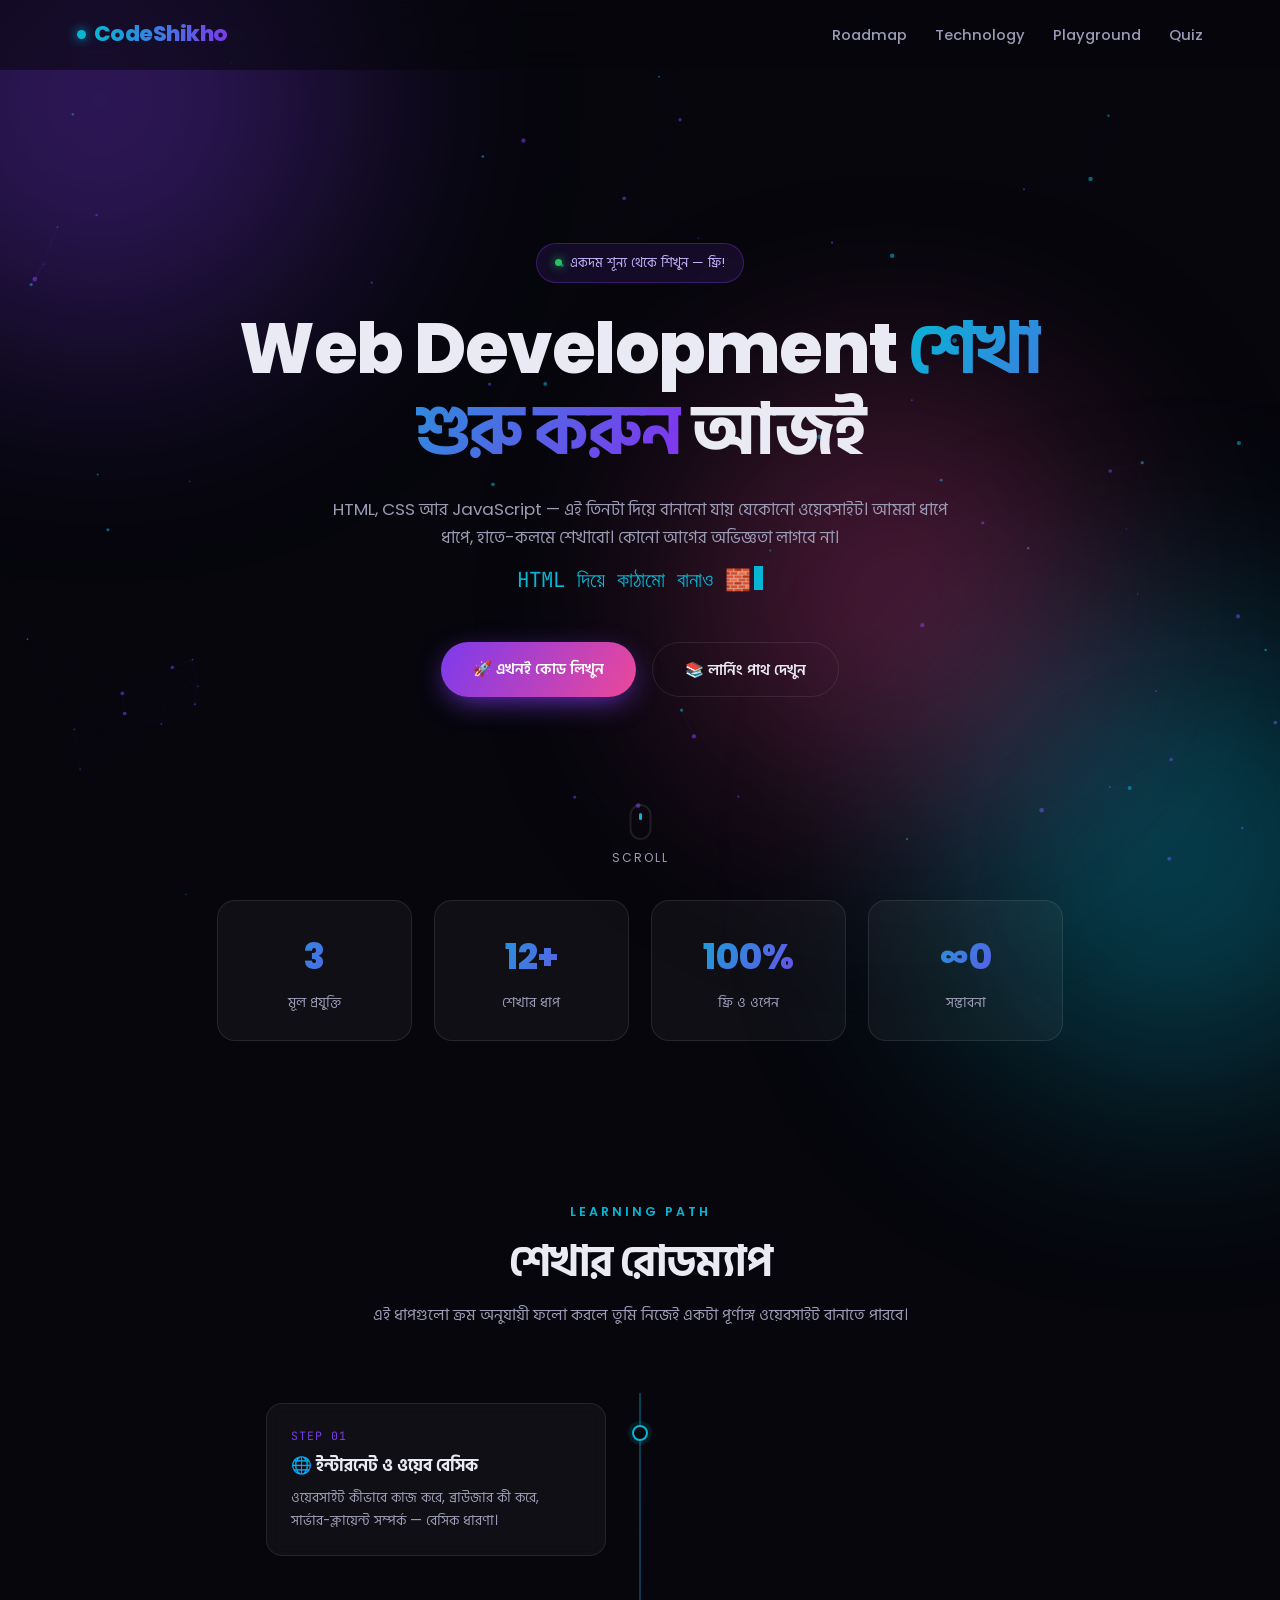
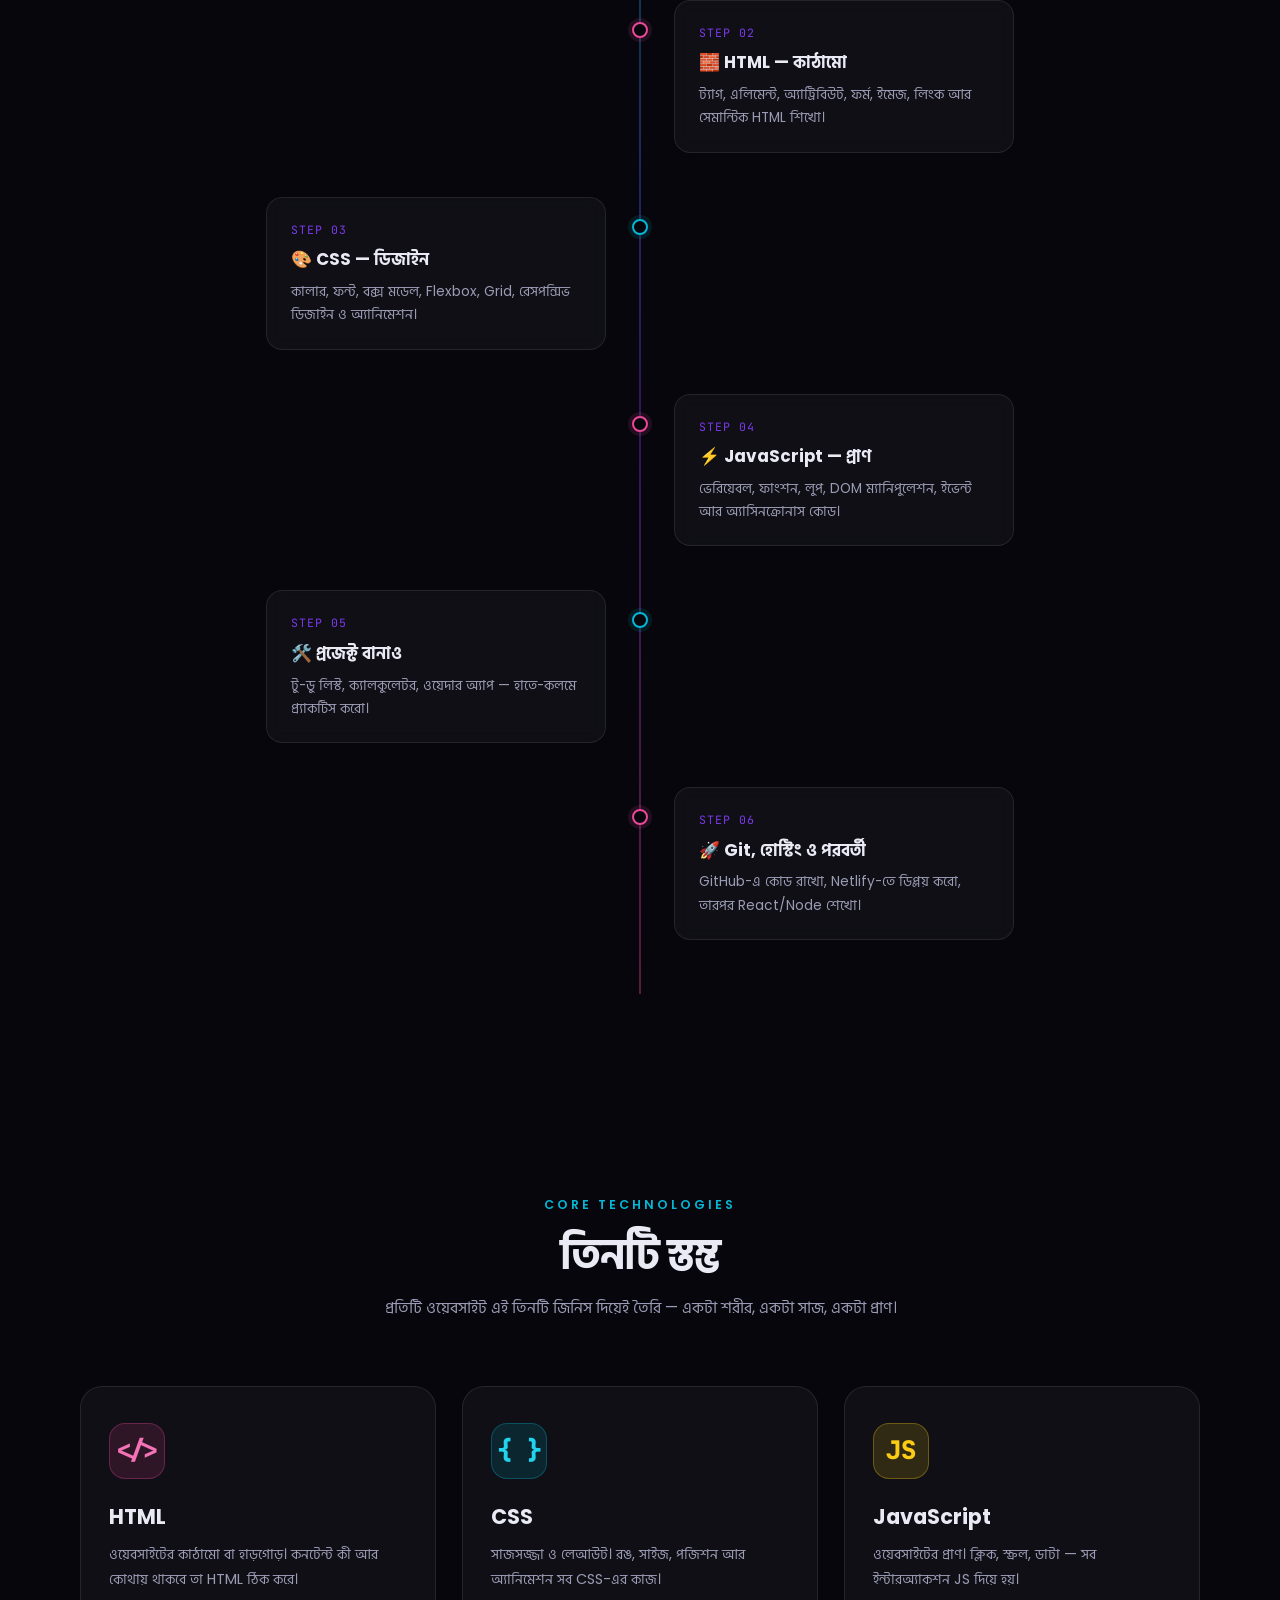
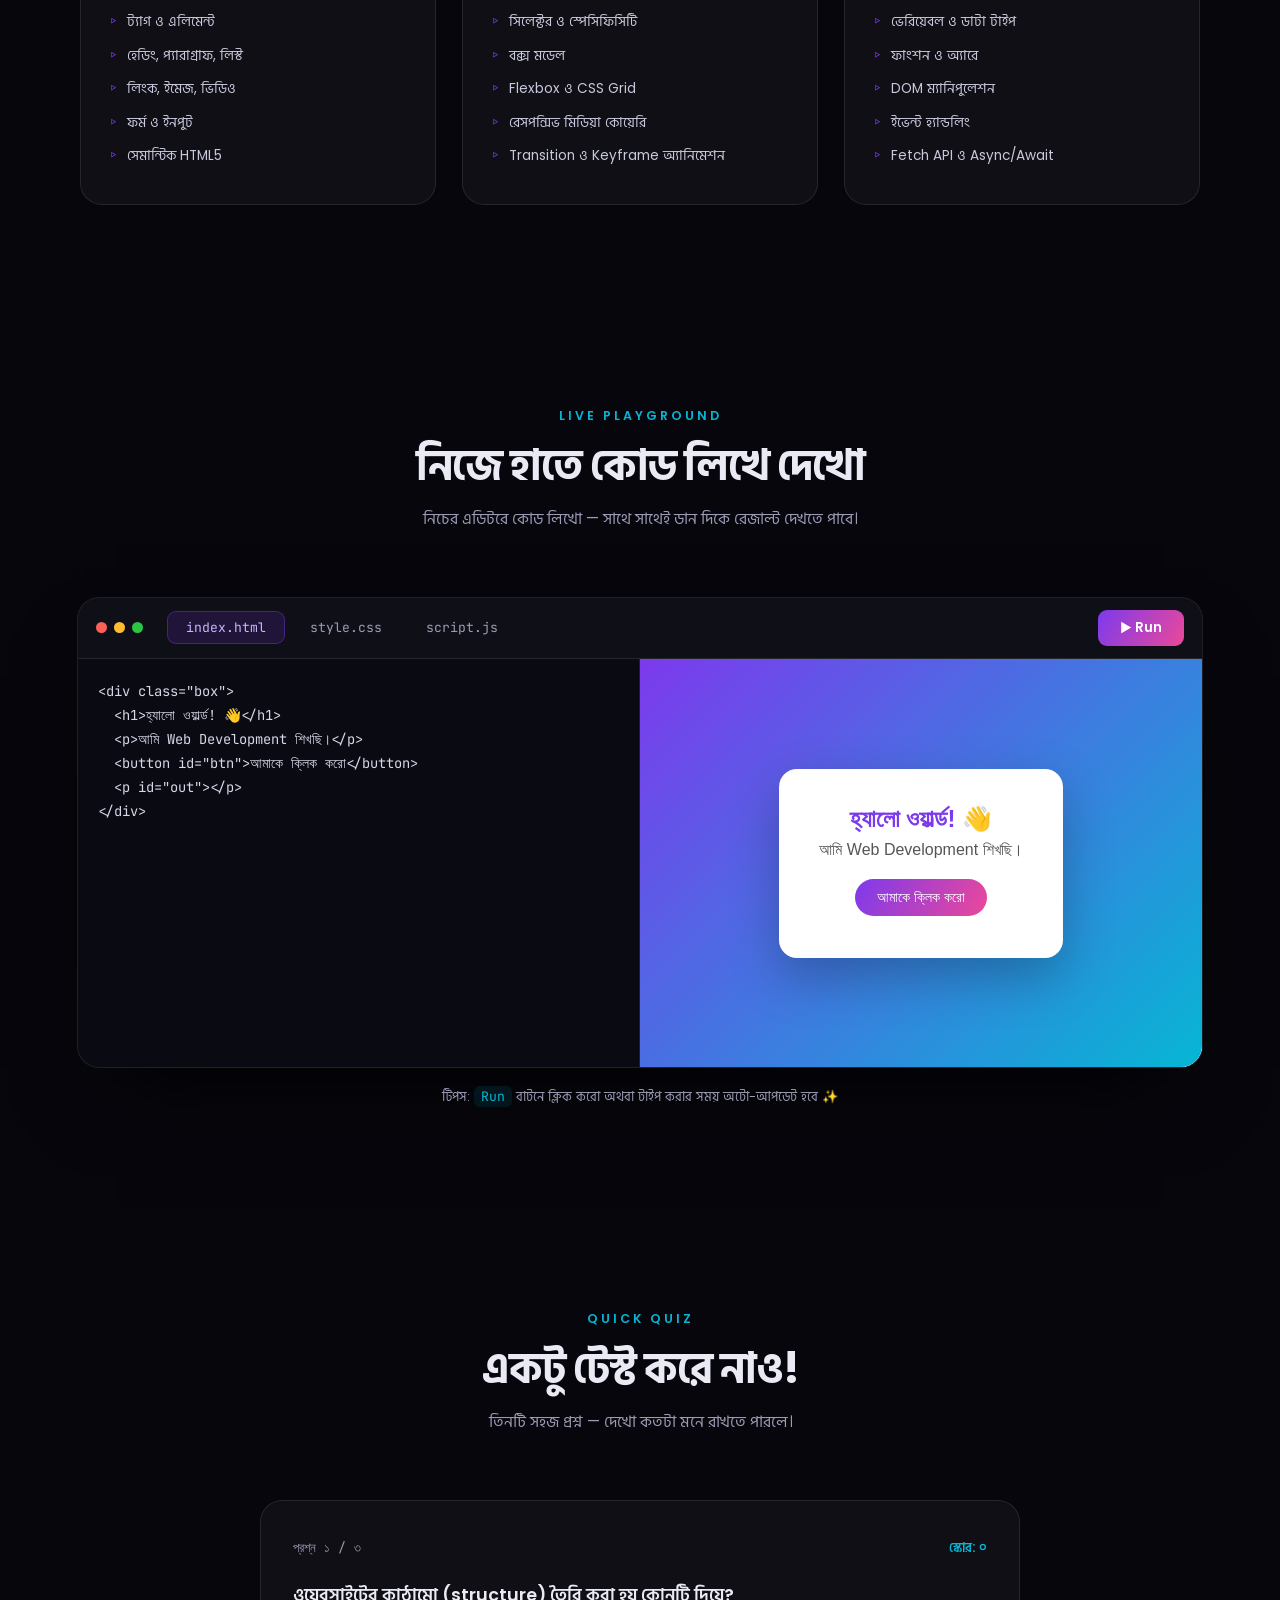
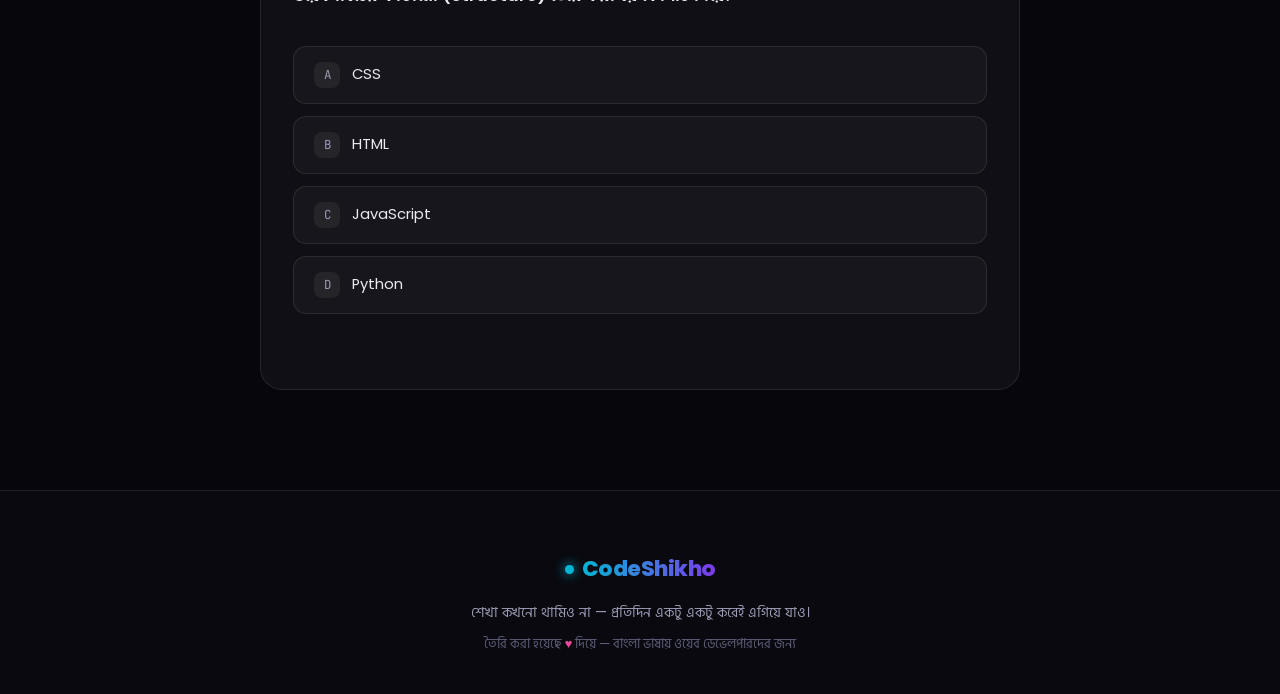
<file: webdev.html>
<!DOCTYPE html>
<html lang="bn">
<head>
<meta charset="UTF-8">
<meta name="viewport" content="width=device-width, initial-scale=1.0">
<title>CodeShikho — Web Development শিখুন</title>
<link rel="preconnect" href="https://fonts.googleapis.com">
<link rel="preconnect" href="https://fonts.gstatic.com" crossorigin>
<link href="https://fonts.googleapis.com/css2?family=Poppins:wght@300;400;600;700;800&family=Hind+Siliguri:wght@400;600;700&family=JetBrains+Mono:wght@400;600&display=swap" rel="stylesheet">
<style>
  *{margin:0;padding:0;box-sizing:border-box}
  :root{
    --bg:#06060c;
    --purple:#7c3aed;
    --cyan:#06b6d4;
    --pink:#ec4899;
    --text:#eaeaf5;
    --muted:#9b9bb5;
    --card:rgba(255,255,255,.04);
    --border:rgba(255,255,255,.09);
  }
  html{scroll-behavior:smooth}
  body{
    background:var(--bg);
    color:var(--text);
    font-family:'Poppins','Hind Siliguri',sans-serif;
    overflow-x:hidden;
    line-height:1.7;
  }
  ::selection{background:var(--purple);color:#fff}

  /* ===== Background Canvas ===== */
  #bg{
    position:fixed;inset:0;z-index:-2;
    width:100%;height:100%;
  }
  .glow{
    position:fixed;border-radius:50%;filter:blur(120px);
    z-index:-1;pointer-events:none;opacity:.35;
  }
  .glow.g1{width:500px;height:500px;background:var(--purple);top:-150px;left:-150px;animation:drift 18s ease-in-out infinite}
  .glow.g2{width:450px;height:450px;background:var(--cyan);bottom:-180px;right:-120px;animation:drift 22s ease-in-out infinite reverse}
  .glow.g3{width:380px;height:380px;background:var(--pink);top:45%;left:55%;animation:drift 26s ease-in-out infinite}
  @keyframes drift{
    0%,100%{transform:translate(0,0) scale(1)}
    33%{transform:translate(80px,-60px) scale(1.15)}
    66%{transform:translate(-60px,70px) scale(.9)}
  }

  /* ===== Scroll Progress ===== */
  #progress{
    position:fixed;top:0;left:0;height:3px;width:0%;
    background:linear-gradient(90deg,var(--cyan),var(--purple),var(--pink));
    z-index:999;box-shadow:0 0 12px var(--purple);
    transition:width .1s linear;
  }

  /* ===== Navbar ===== */
  nav{
    position:fixed;top:0;left:0;right:0;z-index:100;
    display:flex;align-items:center;justify-content:space-between;
    padding:16px 6%;
    background:rgba(6,6,12,.55);
    backdrop-filter:blur(14px);
    border-bottom:1px solid transparent;
    transition:.35s;
  }
  nav.scrolled{
    padding:10px 6%;
    border-bottom:1px solid var(--border);
    background:rgba(6,6,12,.85);
  }
  .logo{
    font-weight:800;font-size:1.35rem;letter-spacing:-.5px;
    display:flex;align-items:center;gap:8px;
  }
  .logo span{
    background:linear-gradient(90deg,var(--cyan),var(--purple),var(--pink));
    background-size:200% auto;
    -webkit-background-clip:text;background-clip:text;
    -webkit-text-fill-color:transparent;
    animation:shine 3s linear infinite;
  }
  @keyframes shine{to{background-position:200% center}}
  .logo .dot{
    width:9px;height:9px;border-radius:50%;background:var(--cyan);
    box-shadow:0 0 12px var(--cyan);animation:pulse 1.6s infinite;
  }
  @keyframes pulse{0%,100%{transform:scale(1);opacity:1}50%{transform:scale(1.5);opacity:.5}}
  .nav-links{display:flex;gap:28px;list-style:none}
  .nav-links a{
    color:var(--muted);text-decoration:none;font-size:.92rem;font-weight:500;
    position:relative;transition:.3s;
  }
  .nav-links a::after{
    content:'';position:absolute;left:0;bottom:-5px;height:2px;width:0;
    background:linear-gradient(90deg,var(--cyan),var(--purple));
    transition:.3s;
  }
  .nav-links a:hover{color:#fff}
  .nav-links a:hover::after{width:100%}
  .menu-btn{display:none;background:none;border:none;color:#fff;font-size:1.6rem;cursor:pointer}

  /* ===== Hero ===== */
  .hero{
    min-height:100vh;display:flex;flex-direction:column;
    align-items:center;justify-content:center;text-align:center;
    padding:120px 6% 80px;position:relative;
  }
  .badge{
    display:inline-flex;align-items:center;gap:8px;
    padding:8px 18px;border-radius:100px;
    background:rgba(124,58,237,.12);
    border:1px solid rgba(124,58,237,.35);
    font-size:.82rem;color:#c4b5fd;margin-bottom:26px;
    animation:fadeUp .8s ease both;
  }
  .badge .dot{width:7px;height:7px;border-radius:50%;background:#22c55e;box-shadow:0 0 10px #22c55e;animation:pulse 1.6s infinite}

  .hero h1{
    font-size:clamp(2.2rem,6vw,4.4rem);
    font-weight:800;line-height:1.15;letter-spacing:-1.5px;
    max-width:900px;
    animation:fadeUp .8s .1s ease both;
  }
  .hero h1 .grad{
    background:linear-gradient(120deg,var(--cyan),var(--purple) 45%,var(--pink));
    background-size:220% auto;
    -webkit-background-clip:text;background-clip:text;
    -webkit-text-fill-color:transparent;
    animation:shine 4s linear infinite;
  }
  .hero p.sub{
    max-width:620px;color:var(--muted);font-size:1.05rem;
    margin:24px 0 10px;animation:fadeUp .8s .2s ease both;
  }
  .typed-line{
    font-family:'JetBrains Mono',monospace;
    font-size:clamp(.95rem,2.4vw,1.3rem);
    color:var(--cyan);min-height:2.2em;margin-bottom:34px;
    animation:fadeUp .8s .3s ease both;
  }
  .cursor{
    display:inline-block;width:9px;height:1.15em;vertical-align:-3px;
    background:var(--cyan);margin-left:3px;animation:blink .8s steps(1) infinite;
  }
  @keyframes blink{50%{opacity:0}}

  .cta{display:flex;gap:16px;flex-wrap:wrap;justify-content:center;animation:fadeUp .8s .4s ease both}
  .btn{
    padding:14px 32px;border-radius:100px;font-weight:600;font-size:.95rem;
    text-decoration:none;cursor:pointer;border:none;font-family:inherit;
    transition:.3s;position:relative;overflow:hidden;
  }
  .btn-primary{
    background:linear-gradient(120deg,var(--purple),var(--pink));
    color:#fff;box-shadow:0 8px 30px -8px var(--purple);
  }
  .btn-primary:hover{transform:translateY(-3px);box-shadow:0 14px 40px -8px var(--pink)}
  .btn-ghost{
    background:transparent;color:var(--text);
    border:1px solid var(--border);
  }
  .btn-ghost:hover{border-color:var(--cyan);color:var(--cyan);transform:translateY(-3px)}

  @keyframes fadeUp{from{opacity:0;transform:translateY(30px)}to{opacity:1;transform:translateY(0)}}

  .scroll-hint{
    position:absolute;bottom:32px;left:50%;transform:translateX(-50%);
    color:var(--muted);font-size:.75rem;letter-spacing:2px;
    display:flex;flex-direction:column;align-items:center;gap:8px;
  }
  .mouse{
    width:22px;height:36px;border:2px solid var(--border);border-radius:12px;
    position:relative;
  }
  .mouse::after{
    content:'';position:absolute;left:50%;top:7px;width:3px;height:7px;
    background:var(--cyan);border-radius:2px;transform:translateX(-50%);
    animation:wheel 1.8s infinite;
  }
  @keyframes wheel{0%{opacity:0;transform:translate(-50%,0)}40%{opacity:1}100%{opacity:0;transform:translate(-50%,12px)}}

  /* ===== Section base ===== */
  section{padding:100px 6%;position:relative}
  .sec-head{text-align:center;margin-bottom:64px}
  .sec-tag{
    font-size:.78rem;letter-spacing:3px;text-transform:uppercase;
    color:var(--cyan);font-weight:600;margin-bottom:12px;display:block;
  }
  .sec-head h2{
    font-size:clamp(1.7rem,4vw,2.7rem);font-weight:700;
    letter-spacing:-1px;line-height:1.25;
  }
  .sec-head p{color:var(--muted);max-width:560px;margin:14px auto 0;font-size:.98rem}

  /* ===== Stats ===== */
  .stats{
    display:grid;grid-template-columns:repeat(auto-fit,minmax(180px,1fr));
    gap:22px;max-width:1000px;margin:0 auto;padding:0 6% 60px;
  }
  .stat{
    background:var(--card);border:1px solid var(--border);
    border-radius:18px;padding:26px 20px;text-align:center;
    transition:.35s;
  }
  .stat:hover{
    transform:translateY(-6px);
    border-color:rgba(124,58,237,.5);
    box-shadow:0 20px 50px -20px var(--purple);
  }
  .stat .num{
    font-size:2.2rem;font-weight:800;
    background:linear-gradient(120deg,var(--cyan),var(--purple));
    -webkit-background-clip:text;background-clip:text;
    -webkit-text-fill-color:transparent;
  }
  .stat .lbl{font-size:.85rem;color:var(--muted);margin-top:4px}

  /* ===== Roadmap Timeline ===== */
  .timeline{max-width:840px;margin:0 auto;position:relative;padding:10px 0}
  .timeline::before{
    content:'';position:absolute;left:50%;top:0;bottom:0;width:2px;
    background:linear-gradient(180deg,var(--cyan),var(--purple),var(--pink));
    transform:translateX(-50%);opacity:.35;
  }
  .tl-item{
    display:flex;justify-content:flex-end;padding-right:calc(50% + 34px);
    margin-bottom:44px;position:relative;
  }
  .tl-item:nth-child(even){justify-content:flex-start;padding-right:0;padding-left:calc(50% + 34px)}
  .tl-card{
    background:var(--card);border:1px solid var(--border);
    border-radius:16px;padding:22px 24px;max-width:340px;
    transition:.35s;backdrop-filter:blur(8px);
  }
  .tl-card:hover{
    transform:translateY(-5px) scale(1.02);
    border-color:rgba(6,182,212,.5);
    box-shadow:0 20px 45px -22px var(--cyan);
  }
  .tl-card h3{font-size:1.05rem;margin-bottom:6px}
  .tl-card p{font-size:.86rem;color:var(--muted);margin:0}
  .tl-card .step{
    font-family:'JetBrains Mono',monospace;font-size:.72rem;
    color:var(--purple);letter-spacing:1px;margin-bottom:6px;display:block;
  }
  .tl-dot{
    position:absolute;left:50%;top:22px;width:16px;height:16px;
    border-radius:50%;transform:translateX(-50%);
    background:var(--bg);border:2px solid var(--cyan);
    box-shadow:0 0 0 4px rgba(6,182,212,.12);
    z-index:2;
  }
  .tl-item:nth-child(even) .tl-dot{border-color:var(--pink);box-shadow:0 0 0 4px rgba(236,72,153,.12)}

  /* ===== Tech Cards ===== */
  .cards{
    display:grid;grid-template-columns:repeat(auto-fit,minmax(280px,1fr));
    gap:26px;max-width:1120px;margin:0 auto;
    perspective:1200px;
  }
  .card{
    position:relative;background:var(--card);
    border:1px solid var(--border);border-radius:22px;
    padding:36px 28px;overflow:hidden;
    transform-style:preserve-3d;
    transition:transform .18s ease-out, box-shadow .35s, border-color .35s;
  }
  .card::before{
    content:'';position:absolute;inset:0;
    background:radial-gradient(500px circle at var(--mx,50%) var(--my,50%),
      rgba(124,58,237,.22), transparent 45%);
    opacity:0;transition:opacity .35s;pointer-events:none;
  }
  .card:hover::before{opacity:1}
  .card:hover{border-color:rgba(124,58,237,.55);box-shadow:0 30px 70px -30px var(--purple)}
  .card .icon{
    width:56px;height:56px;border-radius:16px;
    display:flex;align-items:center;justify-content:center;
    font-size:1.6rem;font-weight:800;margin-bottom:20px;
    font-family:'JetBrains Mono',monospace;
  }
  .card.html .icon{background:rgba(236,72,153,.14);color:#f472b6;border:1px solid rgba(236,72,153,.3)}
  .card.css .icon{background:rgba(6,182,212,.14);color:#22d3ee;border:1px solid rgba(6,182,212,.3)}
  .card.js .icon{background:rgba(250,204,21,.14);color:#facc15;border:1px solid rgba(250,204,21,.3)}
  .card h3{font-size:1.3rem;margin-bottom:8px}
  .card > p{color:var(--muted);font-size:.9rem;margin-bottom:18px}
  .card ul{list-style:none;display:flex;flex-direction:column;gap:9px}
  .card ul li{
    font-size:.85rem;color:#c9c9de;display:flex;align-items:center;gap:9px;
  }
  .card ul li::before{
    content:'▹';color:var(--purple);font-size:.9rem;
  }

  /* ===== Playground ===== */
  .playground{
    max-width:1200px;margin:0 auto;
    background:rgba(12,12,22,.75);border:1px solid var(--border);
    border-radius:22px;overflow:hidden;
    box-shadow:0 40px 90px -40px rgba(0,0,0,.9);
    backdrop-filter:blur(12px);
  }
  .pg-bar{
    display:flex;align-items:center;gap:14px;
    padding:12px 18px;border-bottom:1px solid var(--border);
    background:rgba(255,255,255,.02);flex-wrap:wrap;
  }
  .dots{display:flex;gap:7px}
  .dots i{width:11px;height:11px;border-radius:50%;display:block}
  .dots i:nth-child(1){background:#ff5f57}
  .dots i:nth-child(2){background:#febc2e}
  .dots i:nth-child(3){background:#28c840}
  .tabs{display:flex;gap:6px;margin-left:10px;flex-wrap:wrap}
  .tab{
    padding:7px 18px;border-radius:9px;font-size:.82rem;cursor:pointer;
    background:transparent;border:1px solid transparent;color:var(--muted);
    font-family:'JetBrains Mono',monospace;transition:.25s;
  }
  .tab:hover{color:#fff}
  .tab.active{
    background:rgba(124,58,237,.16);color:#c4b5fd;
    border-color:rgba(124,58,237,.4);
  }
  .run-btn{
    margin-left:auto;padding:8px 22px;border-radius:9px;cursor:pointer;
    background:linear-gradient(120deg,var(--purple),var(--pink));
    border:none;color:#fff;font-weight:600;font-size:.82rem;font-family:inherit;
    transition:.3s;
  }
  .run-btn:hover{transform:translateY(-2px);box-shadow:0 10px 25px -8px var(--pink)}
  .run-btn:active{transform:scale(.96)}

  .pg-body{display:grid;grid-template-columns:1fr 1fr;min-height:400px}
  .editor-wrap{position:relative;border-right:1px solid var(--border)}
  .editor-wrap textarea{
    width:100%;height:100%;min-height:400px;
    background:transparent;border:none;outline:none;resize:none;
    color:#d7d7e8;font-family:'JetBrains Mono',monospace;
    font-size:.86rem;line-height:1.75;padding:20px;
    tab-size:2;
  }
  .editor-wrap textarea::placeholder{color:#4a4a63}
  .preview-wrap{background:#fff;position:relative}
  .preview-wrap iframe{
    width:100%;height:100%;min-height:400px;border:none;display:block;background:#fff;
  }
  .pg-hint{
    text-align:center;color:var(--muted);font-size:.82rem;
    margin-top:18px;
  }
  .pg-hint code{
    font-family:'JetBrains Mono',monospace;color:var(--cyan);
    background:rgba(6,182,212,.1);padding:2px 7px;border-radius:6px;
  }

  /* ===== Quiz ===== */
  .quiz{
    max-width:760px;margin:0 auto;
    background:var(--card);border:1px solid var(--border);
    border-radius:22px;padding:36px 32px;
  }
  .q-head{
    display:flex;justify-content:space-between;align-items:center;
    margin-bottom:22px;flex-wrap:wrap;gap:10px;
  }
  .q-count{font-size:.82rem;color:var(--muted);font-family:'JetBrains Mono',monospace}
  .q-score{font-size:.82rem;color:var(--cyan);font-weight:600}
  .q-text{font-size:1.1rem;font-weight:600;margin-bottom:22px;min-height:2.4em}
  .opts{display:flex;flex-direction:column;gap:12px}
  .opt{
    padding:15px 20px;border-radius:13px;cursor:pointer;
    background:rgba(255,255,255,.03);border:1px solid var(--border);
    color:var(--text);text-align:left;font-family:inherit;font-size:.92rem;
    transition:.25s;display:flex;align-items:center;gap:12px;
  }
  .opt:hover:not(:disabled){border-color:var(--purple);background:rgba(124,58,237,.1);transform:translateX(5px)}
  .opt:disabled{cursor:default}
  .opt .key{
    width:26px;height:26px;flex-shrink:0;border-radius:8px;
    display:flex;align-items:center;justify-content:center;
    font-family:'JetBrains Mono',monospace;font-size:.78rem;
    background:rgba(255,255,255,.06);color:var(--muted);
  }
  .opt.correct{border-color:#22c55e;background:rgba(34,197,94,.13)}
  .opt.correct .key{background:#22c55e;color:#062b12}
  .opt.wrong{border-color:#ef4444;background:rgba(239,68,68,.13)}
  .opt.wrong .key{background:#ef4444;color:#2b0606}
  .q-feedback{margin-top:18px;font-size:.88rem;min-height:1.5em;color:var(--muted)}
  .q-next{margin-top:20px;display:none}

  /* ===== Footer ===== */
  footer{
    padding:60px 6% 40px;text-align:center;
    border-top:1px solid var(--border);
    background:rgba(255,255,255,.015);
  }
  footer .logo{justify-content:center;margin-bottom:14px}
  footer p{color:var(--muted);font-size:.85rem}
  footer .made{margin-top:8px;font-size:.8rem;color:#5c5c78}
  footer .heart{color:var(--pink);animation:pulse 1.4s infinite;display:inline-block}

  /* ===== Reveal Animation ===== */
  .reveal{opacity:0;transform:translateY(45px);transition:opacity .8s cubic-bezier(.2,.7,.3,1),transform .8s cubic-bezier(.2,.7,.3,1)}
  .reveal.visible{opacity:1;transform:translateY(0)}

  /* ===== Responsive ===== */
  @media(max-width:900px){
    .pg-body{grid-template-columns:1fr}
    .editor-wrap{border-right:none;border-bottom:1px solid var(--border)}
    .editor-wrap textarea{min-height:260px}
    .preview-wrap iframe{min-height:300px}
  }
  @media(max-width:760px){
    .nav-links{
      position:fixed;top:60px;left:0;right:0;
      flex-direction:column;gap:0;
      background:rgba(6,6,12,.97);backdrop-filter:blur(16px);
      border-bottom:1px solid var(--border);
      max-height:0;overflow:hidden;transition:max-height .4s ease;
    }
    .nav-links.open{max-height:320px}
    .nav-links li{padding:16px 6%;border-bottom:1px solid rgba(255,255,255,.05)}
    .menu-btn{display:block}
    .timeline::before{left:18px}
    .tl-item,.tl-item:nth-child(even){
      justify-content:flex-start;padding-left:52px;padding-right:0;
    }
    .tl-dot{left:18px}
    .tl-card{max-width:100%}
    .quiz{padding:28px 22px}
    section{padding:80px 5%}
  }
</style>
</head>
<body>

<canvas id="bg"></canvas>
<div class="glow g1"></div>
<div class="glow g2"></div>
<div class="glow g3"></div>
<div id="progress"></div>

<!-- ===== NAVBAR ===== -->
<nav id="nav">
  <div class="logo"><span class="dot"></span><span>CodeShikho</span></div>
  <ul class="nav-links" id="navLinks">
    <li><a href="#roadmap">Roadmap</a></li>
    <li><a href="#tech">Technology</a></li>
    <li><a href="#playground">Playground</a></li>
    <li><a href="#quiz">Quiz</a></li>
  </ul>
  <button class="menu-btn" id="menuBtn">☰</button>
</nav>

<!-- ===== HERO ===== -->
<header class="hero">
  <div class="badge"><span class="dot"></span> একদম শূন্য থেকে শিখুন — ফ্রি!</div>
  <h1>Web Development <span class="grad">শেখা শুরু করুন</span> আজই</h1>
  <p class="sub">
    HTML, CSS আর JavaScript — এই তিনটা দিয়ে বানানো যায় যেকোনো ওয়েবসাইট।
    আমরা ধাপে ধাপে, হাতে-কলমে শেখাবো। কোনো আগের অভিজ্ঞতা লাগবে না।
  </p>
  <div class="typed-line">
    <span id="typed"></span><span class="cursor"></span>
  </div>
  <div class="cta">
    <a href="#playground" class="btn btn-primary">🚀 এখনই কোড লিখুন</a>
    <a href="#roadmap" class="btn btn-ghost">📚 লার্নিং পাথ দেখুন</a>
  </div>
  <div class="scroll-hint">
    <div class="mouse"></div>
    <span>SCROLL</span>
  </div>
</header>

<!-- ===== STATS ===== -->
<div class="stats">
  <div class="stat reveal"><div class="num" data-target="3">0</div><div class="lbl">মূল প্রযুক্তি</div></div>
  <div class="stat reveal"><div class="num" data-target="12" data-suffix="+">0</div><div class="lbl">শেখার ধাপ</div></div>
  <div class="stat reveal"><div class="num" data-target="100" data-suffix="%">0</div><div class="lbl">ফ্রি ও ওপেন</div></div>
  <div class="stat reveal"><div class="num" data-target="0" data-prefix="∞">0</div><div class="lbl">সম্ভাবনা</div></div>
</div>

<!-- ===== ROADMAP ===== -->
<section id="roadmap">
  <div class="sec-head reveal">
    <span class="sec-tag">Learning Path</span>
    <h2>শেখার রোডম্যাপ</h2>
    <p>এই ধাপগুলো ক্রম অনুযায়ী ফলো করলে তুমি নিজেই একটা পূর্ণাঙ্গ ওয়েবসাইট বানাতে পারবে।</p>
  </div>

  <div class="timeline">
    <div class="tl-item reveal">
      <div class="tl-dot"></div>
      <div class="tl-card">
        <span class="step">STEP 01</span>
        <h3>🌐 ইন্টারনেট ও ওয়েব বেসিক</h3>
        <p>ওয়েবসাইট কীভাবে কাজ করে, ব্রাউজার কী করে, সার্ভার-ক্লায়েন্ট সম্পর্ক — বেসিক ধারণা।</p>
      </div>
    </div>

    <div class="tl-item reveal">
      <div class="tl-dot"></div>
      <div class="tl-card">
        <span class="step">STEP 02</span>
        <h3>🧱 HTML — কাঠামো</h3>
        <p>ট্যাগ, এলিমেন্ট, অ্যাট্রিবিউট, ফর্ম, ইমেজ, লিংক আর সেমান্টিক HTML শিখো।</p>
      </div>
    </div>

    <div class="tl-item reveal">
      <div class="tl-dot"></div>
      <div class="tl-card">
        <span class="step">STEP 03</span>
        <h3>🎨 CSS — ডিজাইন</h3>
        <p>কালার, ফন্ট, বক্স মডেল, Flexbox, Grid, রেসপন্সিভ ডিজাইন ও অ্যানিমেশন।</p>
      </div>
    </div>

    <div class="tl-item reveal">
      <div class="tl-dot"></div>
      <div class="tl-card">
        <span class="step">STEP 04</span>
        <h3>⚡ JavaScript — প্রাণ</h3>
        <p>ভেরিয়েবল, ফাংশন, লুপ, DOM ম্যানিপুলেশন, ইভেন্ট আর অ্যাসিনক্রোনাস কোড।</p>
      </div>
    </div>

    <div class="tl-item reveal">
      <div class="tl-dot"></div>
      <div class="tl-card">
        <span class="step">STEP 05</span>
        <h3>🛠️ প্রজেক্ট বানাও</h3>
        <p>টু-ডু লিস্ট, ক্যালকুলেটর, ওয়েদার অ্যাপ — হাতে-কলমে প্র্যাকটিস করো।</p>
      </div>
    </div>

    <div class="tl-item reveal">
      <div class="tl-dot"></div>
      <div class="tl-card">
        <span class="step">STEP 06</span>
        <h3>🚀 Git, হোস্টিং ও পরবর্তী</h3>
        <p>GitHub-এ কোড রাখো, Netlify-তে ডিপ্লয় করো, তারপর React/Node শেখো।</p>
      </div>
    </div>
  </div>
</section>

<!-- ===== TECH CARDS ===== -->
<section id="tech">
  <div class="sec-head reveal">
    <span class="sec-tag">Core Technologies</span>
    <h2>তিনটি স্তম্ভ</h2>
    <p>প্রতিটি ওয়েবসাইট এই তিনটি জিনিস দিয়েই তৈরি — একটা শরীর, একটা সাজ, একটা প্রাণ।</p>
  </div>

  <div class="cards">
    <div class="card html reveal tilt">
      <div class="icon">&lt;/&gt;</div>
      <h3>HTML</h3>
      <p>ওয়েবসাইটের কাঠামো বা হাড়গোড়। কনটেন্ট কী আর কোথায় থাকবে তা HTML ঠিক করে।</p>
      <ul>
        <li>ট্যাগ ও এলিমেন্ট</li>
        <li>হেডিং, প্যারাগ্রাফ, লিস্ট</li>
        <li>লিংক, ইমেজ, ভিডিও</li>
        <li>ফর্ম ও ইনপুট</li>
        <li>সেমান্টিক HTML5</li>
      </ul>
    </div>

    <div class="card css reveal tilt">
      <div class="icon">{ }</div>
      <h3>CSS</h3>
      <p>সাজসজ্জা ও লেআউট। রঙ, সাইজ, পজিশন আর অ্যানিমেশন সব CSS-এর কাজ।</p>
      <ul>
        <li>সিলেক্টর ও স্পেসিফিসিটি</li>
        <li>বক্স মডেল</li>
        <li>Flexbox ও CSS Grid</li>
        <li>রেসপন্সিভ মিডিয়া কোয়েরি</li>
        <li>Transition ও Keyframe অ্যানিমেশন</li>
      </ul>
    </div>

    <div class="card js reveal tilt">
      <div class="icon">JS</div>
      <h3>JavaScript</h3>
      <p>ওয়েবসাইটের প্রাণ। ক্লিক, স্ক্রল, ডাটা — সব ইন্টারঅ্যাকশন JS দিয়ে হয়।</p>
      <ul>
        <li>ভেরিয়েবল ও ডাটা টাইপ</li>
        <li>ফাংশন ও অ্যারে</li>
        <li>DOM ম্যানিপুলেশন</li>
        <li>ইভেন্ট হ্যান্ডলিং</li>
        <li>Fetch API ও Async/Await</li>
      </ul>
    </div>
  </div>
</section>

<!-- ===== PLAYGROUND ===== -->
<section id="playground">
  <div class="sec-head reveal">
    <span class="sec-tag">Live Playground</span>
    <h2>নিজে হাতে কোড লিখে দেখো</h2>
    <p>নিচের এডিটরে কোড লিখো — সাথে সাথেই ডান দিকে রেজাল্ট দেখতে পাবে।</p>
  </div>

  <div class="playground reveal">
    <div class="pg-bar">
      <div class="dots"><i></i><i></i><i></i></div>
      <div class="tabs">
        <button class="tab active" data-tab="html">index.html</button>
        <button class="tab" data-tab="css">style.css</button>
        <button class="tab" data-tab="js">script.js</button>
      </div>
      <button class="run-btn" id="runBtn">▶ Run</button>
    </div>

    <div class="pg-body">
      <div class="editor-wrap">
        <textarea id="htmlCode" spellcheck="false" placeholder="HTML লিখুন..."></textarea>
        <textarea id="cssCode" spellcheck="false" placeholder="CSS লিখুন..." style="display:none"></textarea>
        <textarea id="jsCode" spellcheck="false" placeholder="JavaScript লিখুন..." style="display:none"></textarea>
      </div>
      <div class="preview-wrap">
        <iframe id="preview" title="preview"></iframe>
      </div>
    </div>
  </div>
  <p class="pg-hint reveal">টিপস: <code>Run</code> বাটনে ক্লিক করো অথবা টাইপ করার সময় অটো-আপডেট হবে ✨</p>
</section>

<!-- ===== QUIZ ===== -->
<section id="quiz">
  <div class="sec-head reveal">
    <span class="sec-tag">Quick Quiz</span>
    <h2>একটু টেস্ট করে নাও!</h2>
    <p>তিনটি সহজ প্রশ্ন — দেখো কতটা মনে রাখতে পারলে।</p>
  </div>

  <div class="quiz reveal">
    <div class="q-head">
      <span class="q-count" id="qCount">প্রশ্ন ১ / ৩</span>
      <span class="q-score" id="qScore">স্কোর: ০</span>
    </div>
    <div class="q-text" id="qText">লোড হচ্ছে...</div>
    <div class="opts" id="qOpts"></div>
    <div class="q-feedback" id="qFeedback"></div>
    <button class="btn btn-primary q-next" id="qNext">পরের প্রশ্ন →</button>
  </div>
</section>

<!-- ===== FOOTER ===== -->
<footer>
  <div class="logo"><span class="dot"></span><span>CodeShikho</span></div>
  <p>শেখা কখনো থামিও না — প্রতিদিন একটু একটু করেই এগিয়ে যাও।</p>
  <p class="made">তৈরি করা হয়েছে <span class="heart">♥</span> দিয়ে — বাংলা ভাষায় ওয়েব ডেভেলপারদের জন্য</p>
</footer>

<script>
/* ================= PARTICLE BACKGROUND ================= */
(function(){
  const canvas = document.getElementById('bg');
  const ctx = canvas.getContext('2d');
  let w, h, particles = [];
  const COUNT = window.innerWidth < 768 ? 35 : 75;
  const mouse = { x: -9999, y: -9999 };

  function resize(){
    w = canvas.width = window.innerWidth;
    h = canvas.height = window.innerHeight;
  }
  function init(){
    particles = [];
    for(let i = 0; i < COUNT; i++){
      particles.push({
        x: Math.random() * w,
        y: Math.random() * h,
        vx: (Math.random() - 0.5) * 0.35,
        vy: (Math.random() - 0.5) * 0.35,
        r: Math.random() * 1.8 + 0.6,
        c: Math.random() > 0.5 ? '6,182,212' : '124,58,237'
      });
    }
  }
  function draw(){
    ctx.clearRect(0, 0, w, h);

    for(let i = 0; i < particles.length; i++){
      const p = particles[i];
      p.x += p.vx; p.y += p.vy;

      if(p.x < 0 || p.x > w) p.vx *= -1;
      if(p.y < 0 || p.y > h) p.vy *= -1;

      ctx.beginPath();
      ctx.arc(p.x, p.y, p.r, 0, Math.PI * 2);
      ctx.fillStyle = 'rgba(' + p.c + ',0.55)';
      ctx.fill();

      // connections
      for(let j = i + 1; j < particles.length; j++){
        const q = particles[j];
        const dx = p.x - q.x, dy = p.y - q.y;
        const dist = Math.sqrt(dx*dx + dy*dy);
        if(dist < 130){
          ctx.beginPath();
          ctx.moveTo(p.x, p.y);
          ctx.lineTo(q.x, q.y);
          ctx.strokeStyle = 'rgba(124,58,237,' + (0.12 * (1 - dist/130)) + ')';
          ctx.lineWidth = 0.7;
          ctx.stroke();
        }
      }

      // mouse link
      const mdx = p.x - mouse.x, mdy = p.y - mouse.y;
      const mdist = Math.sqrt(mdx*mdx + mdy*mdy);
      if(mdist < 170){
        ctx.beginPath();
        ctx.moveTo(p.x, p.y);
        ctx.lineTo(mouse.x, mouse.y);
        ctx.strokeStyle = 'rgba(6,182,212,' + (0.25 * (1 - mdist/170)) + ')';
        ctx.lineWidth = 0.9;
        ctx.stroke();
      }
    }
    requestAnimationFrame(draw);
  }

  window.addEventListener('resize', () => { resize(); init(); });
  window.addEventListener('mousemove', e => { mouse.x = e.clientX; mouse.y = e.clientY; });
  window.addEventListener('mouseout', () => { mouse.x = -9999; mouse.y = -9999; });

  resize(); init(); draw();
})();

/* ================= TYPING EFFECT ================= */
(function(){
  const el = document.getElementById('typed');
  const phrases = [
    'HTML দিয়ে কাঠামো বানাও 🧱',
    'CSS দিয়ে সাজাও 🎨',
    'JavaScript দিয়ে প্রাণ দাও ⚡',
    'নিজের ওয়েবসাইট বানাও 🚀'
  ];
  let pi = 0, ci = 0, deleting = false;

  function tick(){
    const current = phrases[pi];
    if(!deleting){
      el.textContent = current.slice(0, ++ci);
      if(ci === current.length){
        deleting = true;
        return setTimeout(tick, 1600);
      }
      setTimeout(tick, 70);
    } else {
      el.textContent = current.slice(0, --ci);
      if(ci === 0){
        deleting = false;
        pi = (pi + 1) % phrases.length;
        return setTimeout(tick, 350);
      }
      setTimeout(tick, 35);
    }
  }
  tick();
})();

/* ================= SCROLL PROGRESS + NAV ================= */
const progressBar = document.getElementById('progress');
const navEl = document.getElementById('nav');

window.addEventListener('scroll', () => {
  const scrolled = window.scrollY;
  const total = document.documentElement.scrollHeight - window.innerHeight;
  progressBar.style.width = (total > 0 ? (scrolled / total) * 100 : 0) + '%';
  navEl.classList.toggle('scrolled', scrolled > 40);
}, { passive: true });

/* ================= MOBILE MENU ================= */
const menuBtn = document.getElementById('menuBtn');
const navLinks = document.getElementById('navLinks');
menuBtn.addEventListener('click', () => navLinks.classList.toggle('open'));
navLinks.querySelectorAll('a').forEach(a =>
  a.addEventListener('click', () => navLinks.classList.remove('open'))
);

/* ================= SCROLL REVEAL ================= */
const revealObserver = new IntersectionObserver((entries) => {
  entries.forEach((entry, i) => {
    if(entry.isIntersecting){
      setTimeout(() => entry.target.classList.add('visible'), i * 90);
      revealObserver.unobserve(entry.target);
    }
  });
}, { threshold: 0.12, rootMargin: '0px 0px -60px 0px' });

document.querySelectorAll('.reveal').forEach(el => revealObserver.observe(el));

/* ================= COUNTER ANIMATION ================= */
const counters = document.querySelectorAll('.num');
const counterObserver = new IntersectionObserver((entries) => {
  entries.forEach(entry => {
    if(!entry.isIntersecting) return;
    const el = entry.target;
    const target = parseInt(el.dataset.target, 10);
    const prefix = el.dataset.prefix || '';
    const suffix = el.dataset.suffix || '';
    let current = 0;
    const steps = 45;
    const inc = target / steps;

    const timer = setInterval(() => {
      current += inc;
      if(current >= target){
        current = target;
        clearInterval(timer);
      }
      el.textContent = prefix + Math.floor(current) + suffix;
    }, 22);

    counterObserver.unobserve(el);
  });
}, { threshold: 0.5 });

counters.forEach(c => counterObserver.observe(c));

/* ================= 3D TILT CARDS ================= */
document.querySelectorAll('.tilt').forEach(card => {
  card.addEventListener('mousemove', e => {
    const rect = card.getBoundingClientRect();
    const x = e.clientX - rect.left;
    const y = e.clientY - rect.top;
    const cx = rect.width / 2;
    const cy = rect.height / 2;
    const rotX = ((y - cy) / cy) * -7;
    const rotY = ((x - cx) / cx) * 7;

    card.style.transform =
      'perspective(1000px) rotateX(' + rotX + 'deg) rotateY(' + rotY + 'deg) translateY(-6px)';
    card.style.setProperty('--mx', x + 'px');
    card.style.setProperty('--my', y + 'px');
  });

  card.addEventListener('mouseleave', () => {
    card.style.transform = 'perspective(1000px) rotateX(0) rotateY(0) translateY(0)';
  });
});

/* ================= LIVE CODE PLAYGROUND ================= */
const htmlTA = document.getElementById('htmlCode');
const cssTA  = document.getElementById('cssCode');
const jsTA   = document.getElementById('jsCode');
const preview = document.getElementById('preview');
const runBtn  = document.getElementById('runBtn');

const DEFAULT_HTML = `<div class="box">
  <h1>হ্যালো ওয়ার্ল্ড! 👋</h1>
  <p>আমি Web Development শিখছি।</p>
  <button id="btn">আমাকে ক্লিক করো</button>
  <p id="out"></p>
</div>`;

const DEFAULT_CSS = `body{
  margin:0;
  height:100vh;
  display:flex;
  align-items:center;
  justify-content:center;
  background:linear-gradient(135deg,#7c3aed,#06b6d4);
  font-family:sans-serif;
}
.box{
  background:#fff;
  padding:36px 40px;
  border-radius:18px;
  text-align:center;
  box-shadow:0 20px 50px rgba(0,0,0,.25);
  animation:pop .6s ease;
}
h1{ margin:0 0 8px; color:#7c3aed; font-size:24px; }
p{ color:#555; margin:6px 0; }
button{
  margin-top:14px;
  padding:10px 22px;
  border:none;
  border-radius:100px;
  background:linear-gradient(120deg,#7c3aed,#ec4899);
  color:#fff;
  font-size:14px;
  cursor:pointer;
  transition:.25s;
}
button:hover{ transform:translateY(-2px); box-shadow:0 10px 22px rgba(124,58,237,.4); }
@keyframes pop{
  from{ opacity:0; transform:scale(.85) translateY(20px); }
  to{ opacity:1; transform:scale(1) translateY(0); }
}`;

const DEFAULT_JS = `let count = 0;
const btn = document.getElementById('btn');
const out = document.getElementById('out');

btn.addEventListener('click', () => {
  count++;
  out.textContent = 'তুমি ' + count + ' বার ক্লিক করেছো 🎉';
});`;

htmlTA.value = DEFAULT_HTML;
cssTA.value  = DEFAULT_CSS;
jsTA.value   = DEFAULT_JS;

let currentTab = 'html';
const tabs = document.querySelectorAll('.tab');
const editors = { html: htmlTA, css: cssTA, js: jsTA };

tabs.forEach(tab => {
  tab.addEventListener('click', () => {
    tabs.forEach(t => t.classList.remove('active'));
    tab.classList.add('active');
    const name = tab.dataset.tab;
    currentTab = name;
    Object.keys(editors).forEach(k => {
      editors[k].style.display = (k === name) ? 'block' : 'none';
    });
    editors[name].focus();
  });
});

function runCode(){
  const doc =
    '<!DOCTYPE html><html><head><meta charset="utf-8"><style>' +
    cssTA.value +
    '</style></head><body>' +
    htmlTA.value +
    '<script>' + jsTA.value + '<\/script>' +
    '</body></html>';
  preview.srcdoc = doc;
}

runBtn.addEventListener('click', runCode);

// auto-run with debounce
let debounceTimer;
[htmlTA, cssTA, jsTA].forEach(ta => {
  ta.addEventListener('input', () => {
    clearTimeout(debounceTimer);
    debounceTimer = setTimeout(runCode, 600);
  });
  // Tab key inserts spaces instead of moving focus
  ta.addEventListener('keydown', e => {
    if(e.key === 'Tab'){
      e.preventDefault();
      const s = ta.selectionStart, en = ta.selectionEnd;
      ta.value = ta.value.substring(0, s) + '  ' + ta.value.substring(en);
      ta.selectionStart = ta.selectionEnd = s + 2;
    }
  });
});

runCode();

/* ================= QUIZ ================= */
const quizData = [
  {
    q: 'ওয়েবসাইটের কাঠামো (structure) তৈরি করা হয় কোনটি দিয়ে?',
    opts: ['CSS', 'HTML', 'JavaScript', 'Python'],
    answer: 1,
    tip: 'HTML হলো ওয়েবসাইটের হাড়গোড় — কনটেন্টের কাঠামো এটাই ঠিক করে।'
  },
  {
    q: 'CSS-এর প্রধান কাজ কী?',
    opts: ['ডাটাবেস ম্যানেজ করা', 'লজিক লেখা', 'ডিজাইন ও লেআউট', 'সার্ভার চালানো'],
    answer: 2,
    tip: 'CSS দিয়ে রঙ, ফন্ট, স্পেসিং আর লেআউট — সব সাজসজ্জা করা হয়।'
  },
  {
    q: 'পেজে ক্লিক করলে কিছু ঘটানোর জন্য কোনটি লাগবে?',
    opts: ['HTML', 'CSS', 'JavaScript', 'Figma'],
    answer: 2,
    tip: 'ইন্টারঅ্যাকশন বা প্রাণ দেওয়ার কাজটা JavaScript-এর।'
  }
];

let qIndex = 0, qScore = 0, answered = false;

const qCountEl = document.getElementById('qCount');
const qScoreEl = document.getElementById('qScore');
const qTextEl  = document.getElementById('qText');
const qOptsEl  = document.getElementById('qOpts');
const qFbEl    = document.getElementById('qFeedback');
const qNextBtn = document.getElementById('qNext');

const bnDigits = ['০','১','২','৩','৪','৫','৬','৭','৮','৯'];
function toBn(n){ return String(n).split('').map(d => bnDigits[+d] ?? d).join(''); }

function renderQuestion(){
  answered = false;
  const data = quizData[qIndex];
  qCountEl.textContent = 'প্রশ্ন ' + toBn(qIndex + 1) + ' / ' + toBn(quizData.length);
  qScoreEl.textContent = 'স্কোর: ' + toBn(qScore);
  qTextEl.textContent = data.q;
  qFbEl.textContent = '';
  qNextBtn.style.display = 'none';
  qNextBtn.textContent = (qIndex === quizData.length - 1) ? 'আবার শুরু করো ↻' : 'পরের প্রশ্ন →';

  qOptsEl.innerHTML = '';
  const keys = ['A','B','C','D'];
  data.opts.forEach((opt, i) => {
    const btn = document.createElement('button');
    btn.className = 'opt';
    btn.innerHTML = '<span class="key">' + keys[i] + '</span><span>' + opt + '</span>';
    btn.addEventListener('click', () => selectAnswer(i, btn));
    qOptsEl.appendChild(btn);
  });
}

function selectAnswer(selected, btnEl){
  if(answered) return;
  answered = true;

  const data = quizData[qIndex];
  const allOpts = qOptsEl.querySelectorAll('.opt');

  allOpts.forEach((b, i) => {
    b.disabled = true;
    if(i === data.answer) b.classList.add('correct');
  });

  if(selected === data.answer){
    qScore++;
    qFbEl.innerHTML = '✅ <span style="color:#22c55e">সঠিক উত্তর!</span> ' + data.tip;
  } else {
    btnEl.classList.add('wrong');
    qFbEl.innerHTML = '❌ <span style="color:#ef4444">ভুল হয়েছে।</span> ' + data.tip;
  }

  qScoreEl.textContent = 'স্কোর: ' + toBn(qScore);
  qNextBtn.style.display = 'inline-block';
}

qNextBtn.addEventListener('click', () => {
  qIndex++;
  if(qIndex >= quizData.length){
    qIndex = 0;
    qScore = 0;
  }
  renderQuestion();
});

renderQuestion();

/* ================= SMOOTH ANCHOR OFFSET ================= */
document.querySelectorAll('a[href^="#"]').forEach(anchor => {
  anchor.addEventListener('click', function(e){
    const target = document.querySelector(this.getAttribute('href'));
    if(!target) return;
    e.preventDefault();
    const offset = target.getBoundingClientRect().top + window.scrollY - 70;
    window.scrollTo({ top: offset, behavior: 'smooth' });
  });
});
</script>
</body>
</html>
</file>
